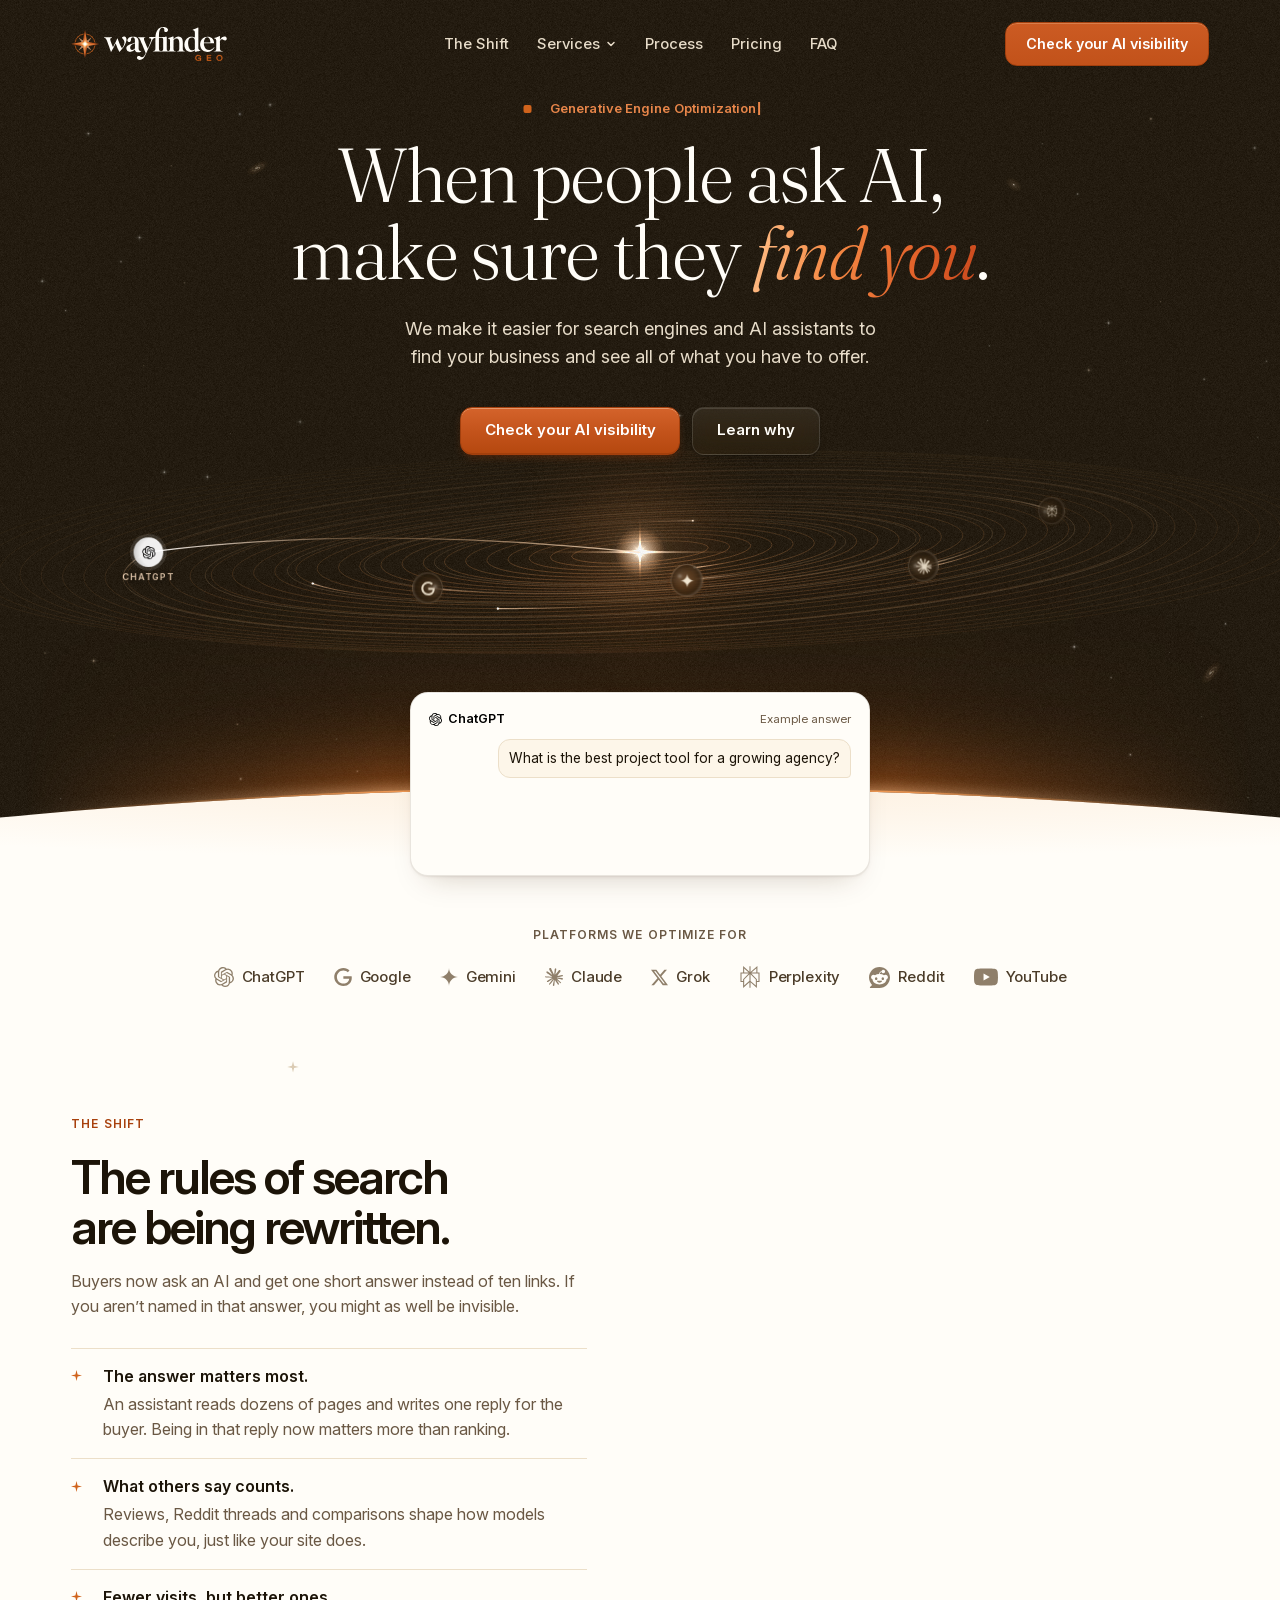
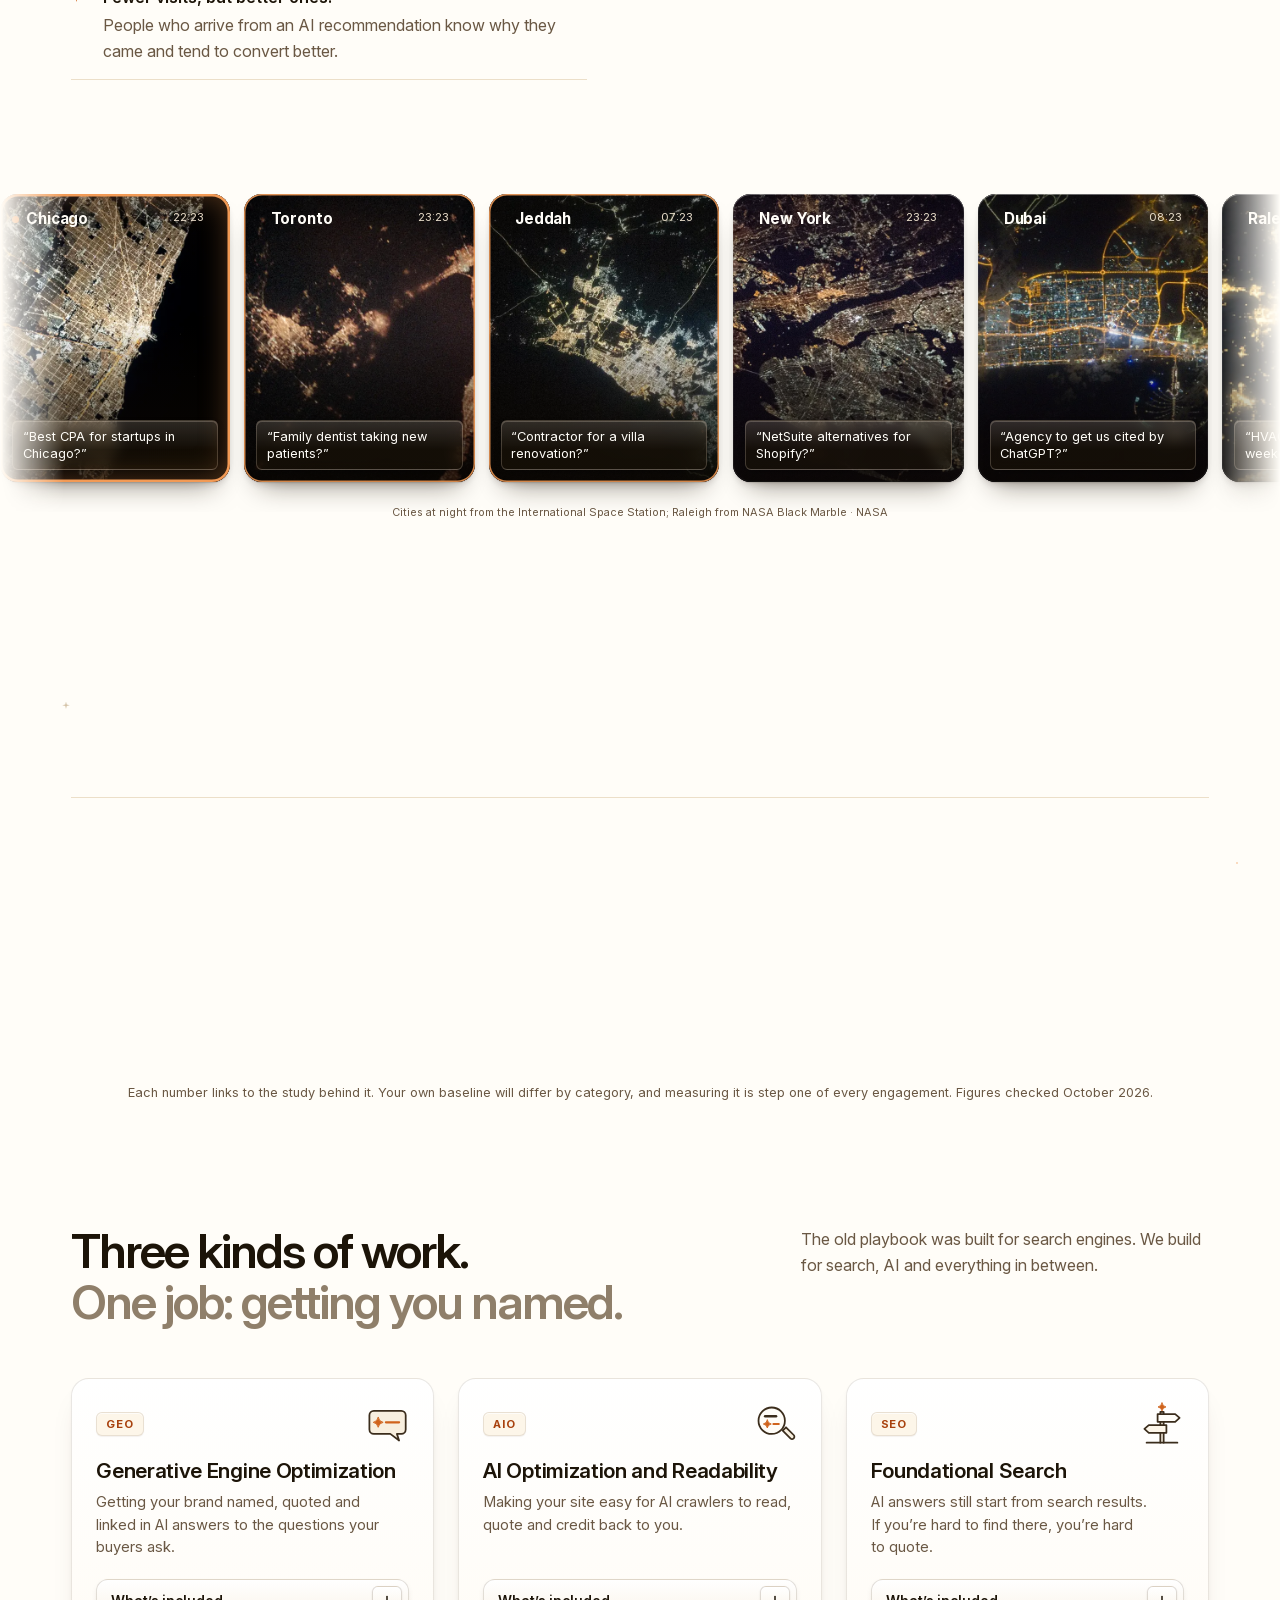
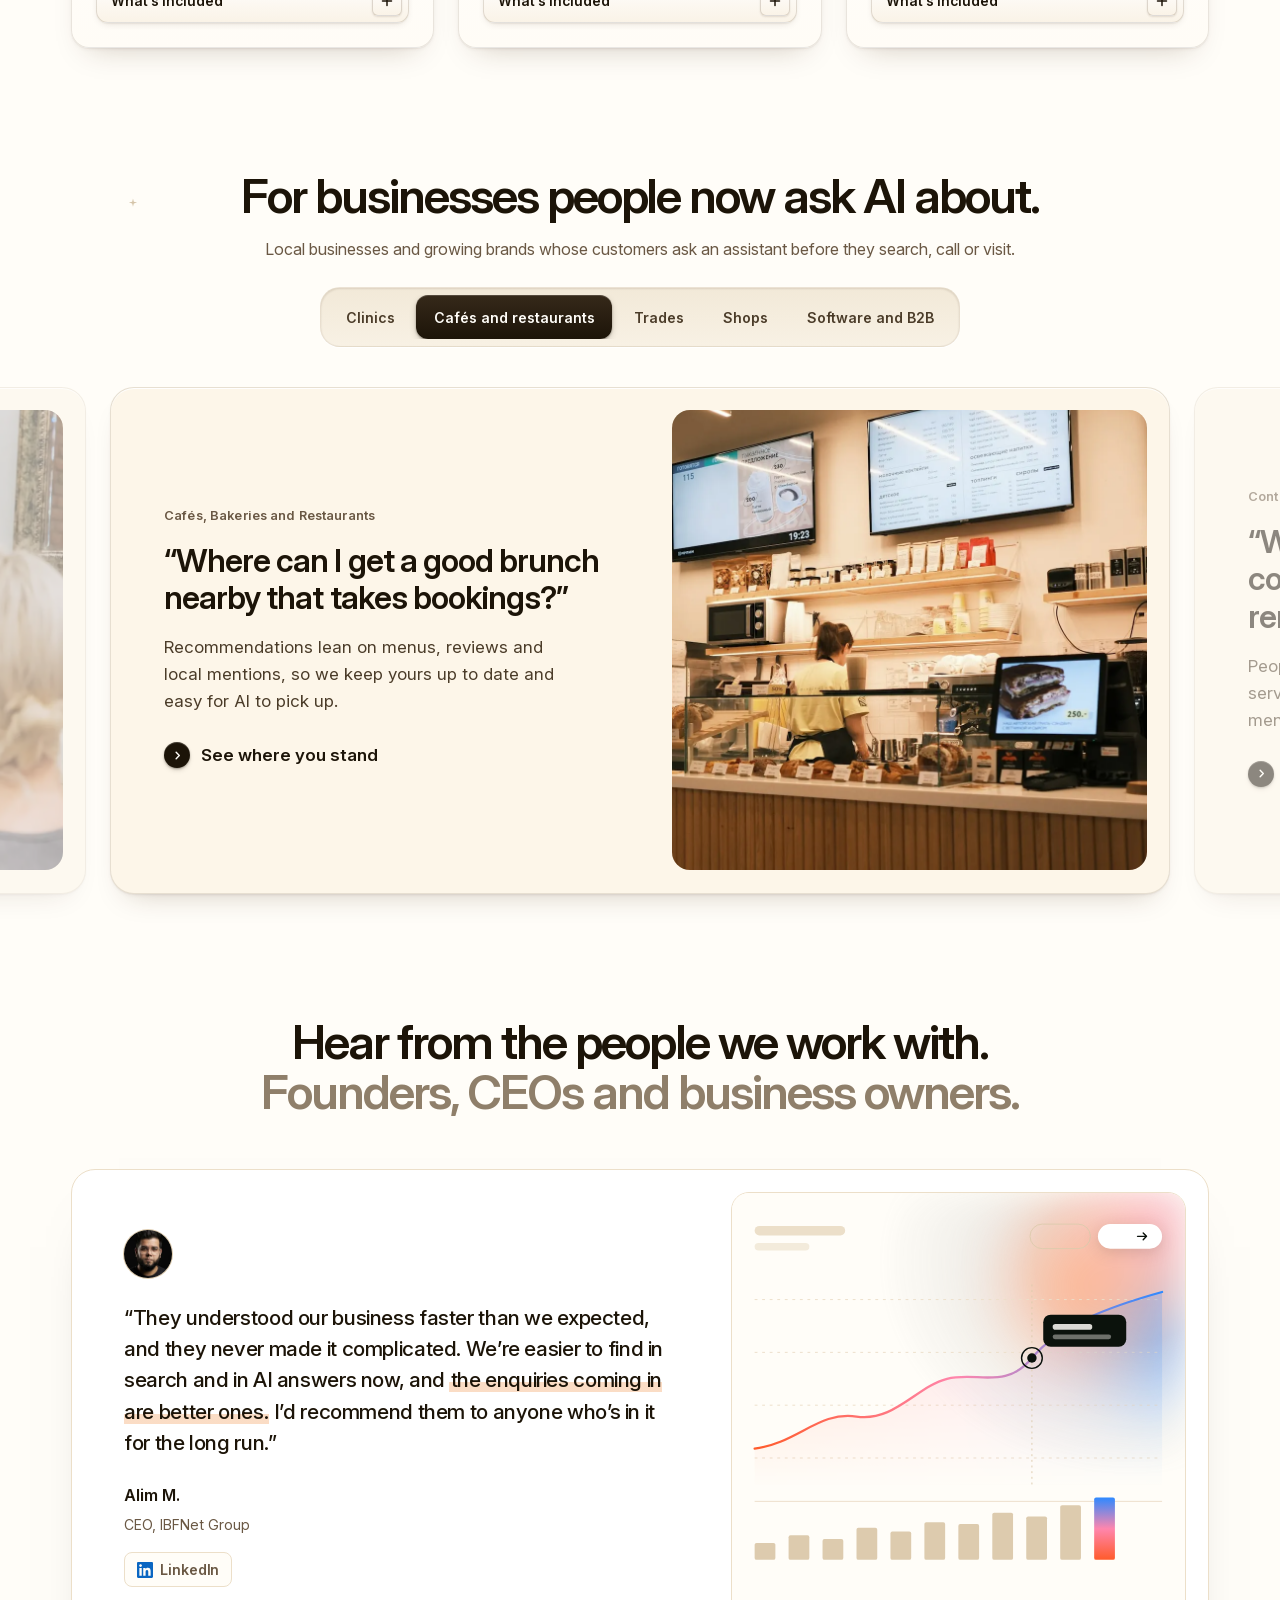
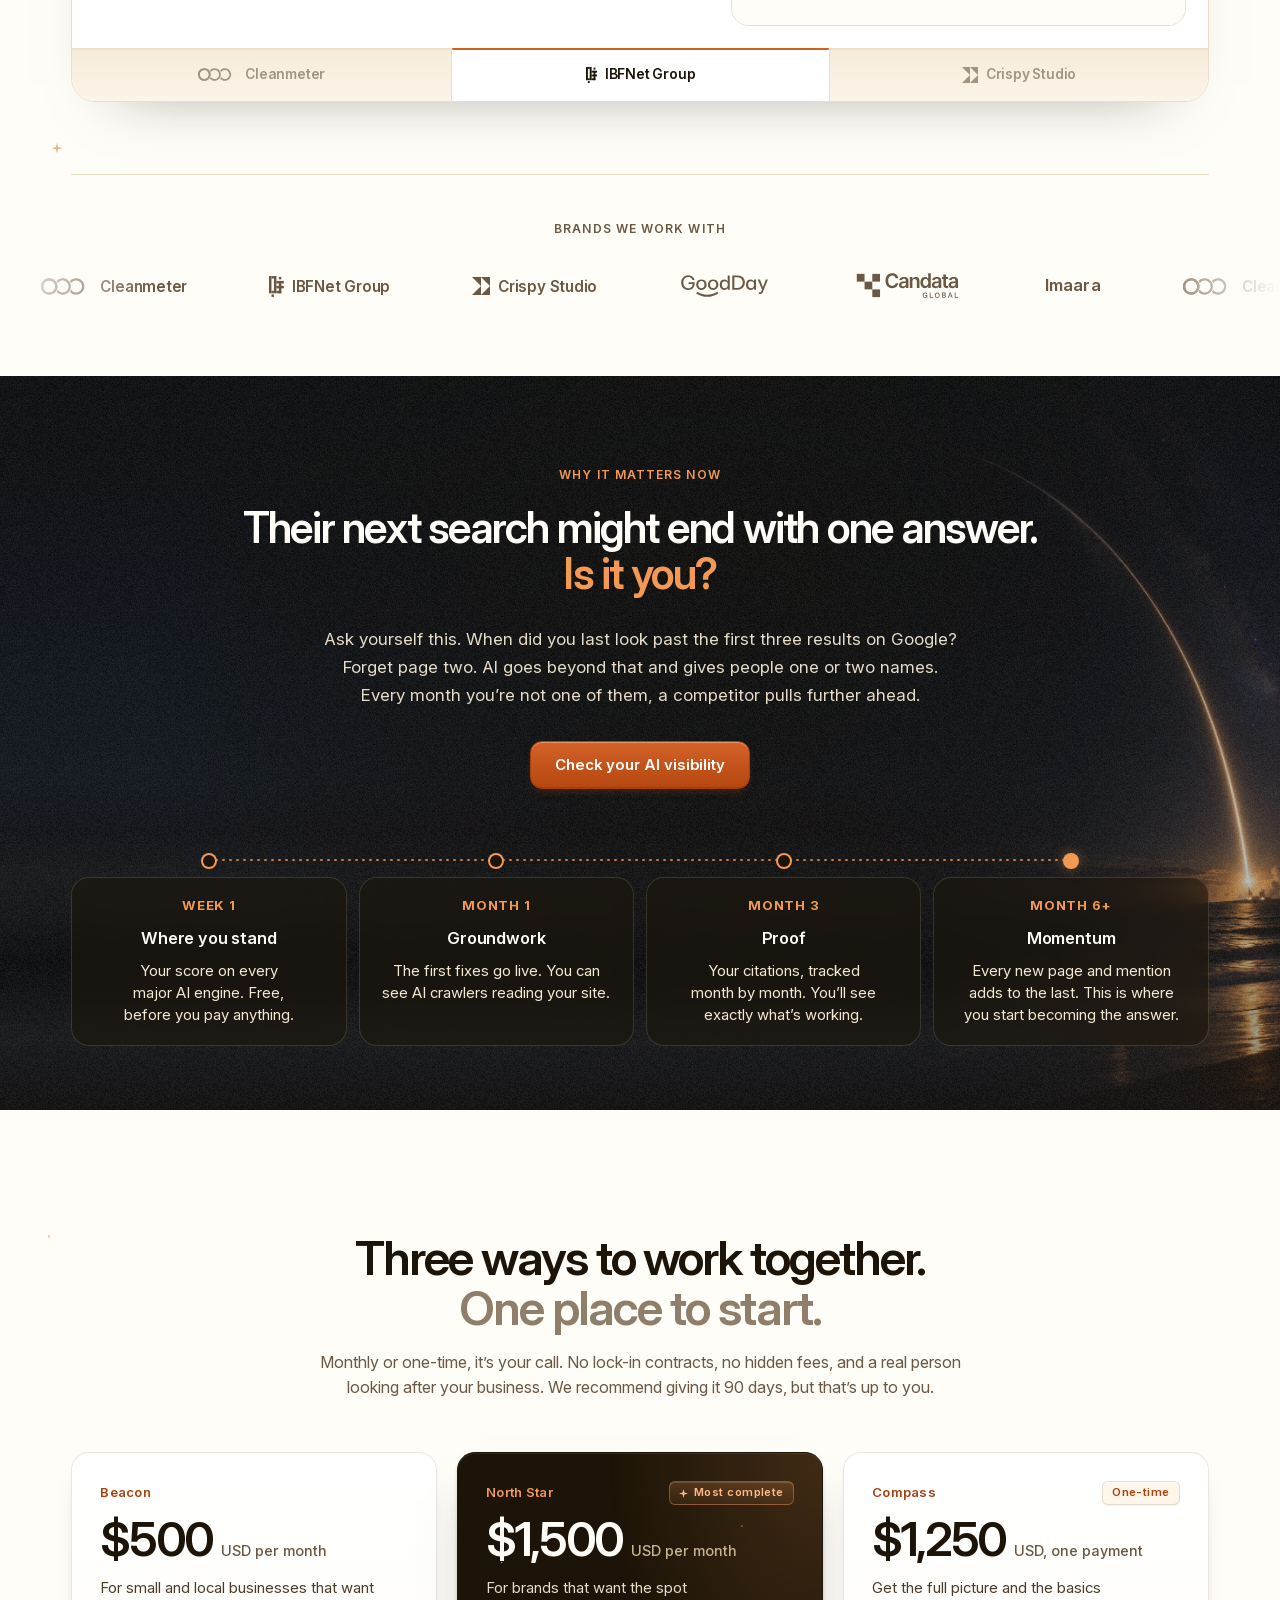
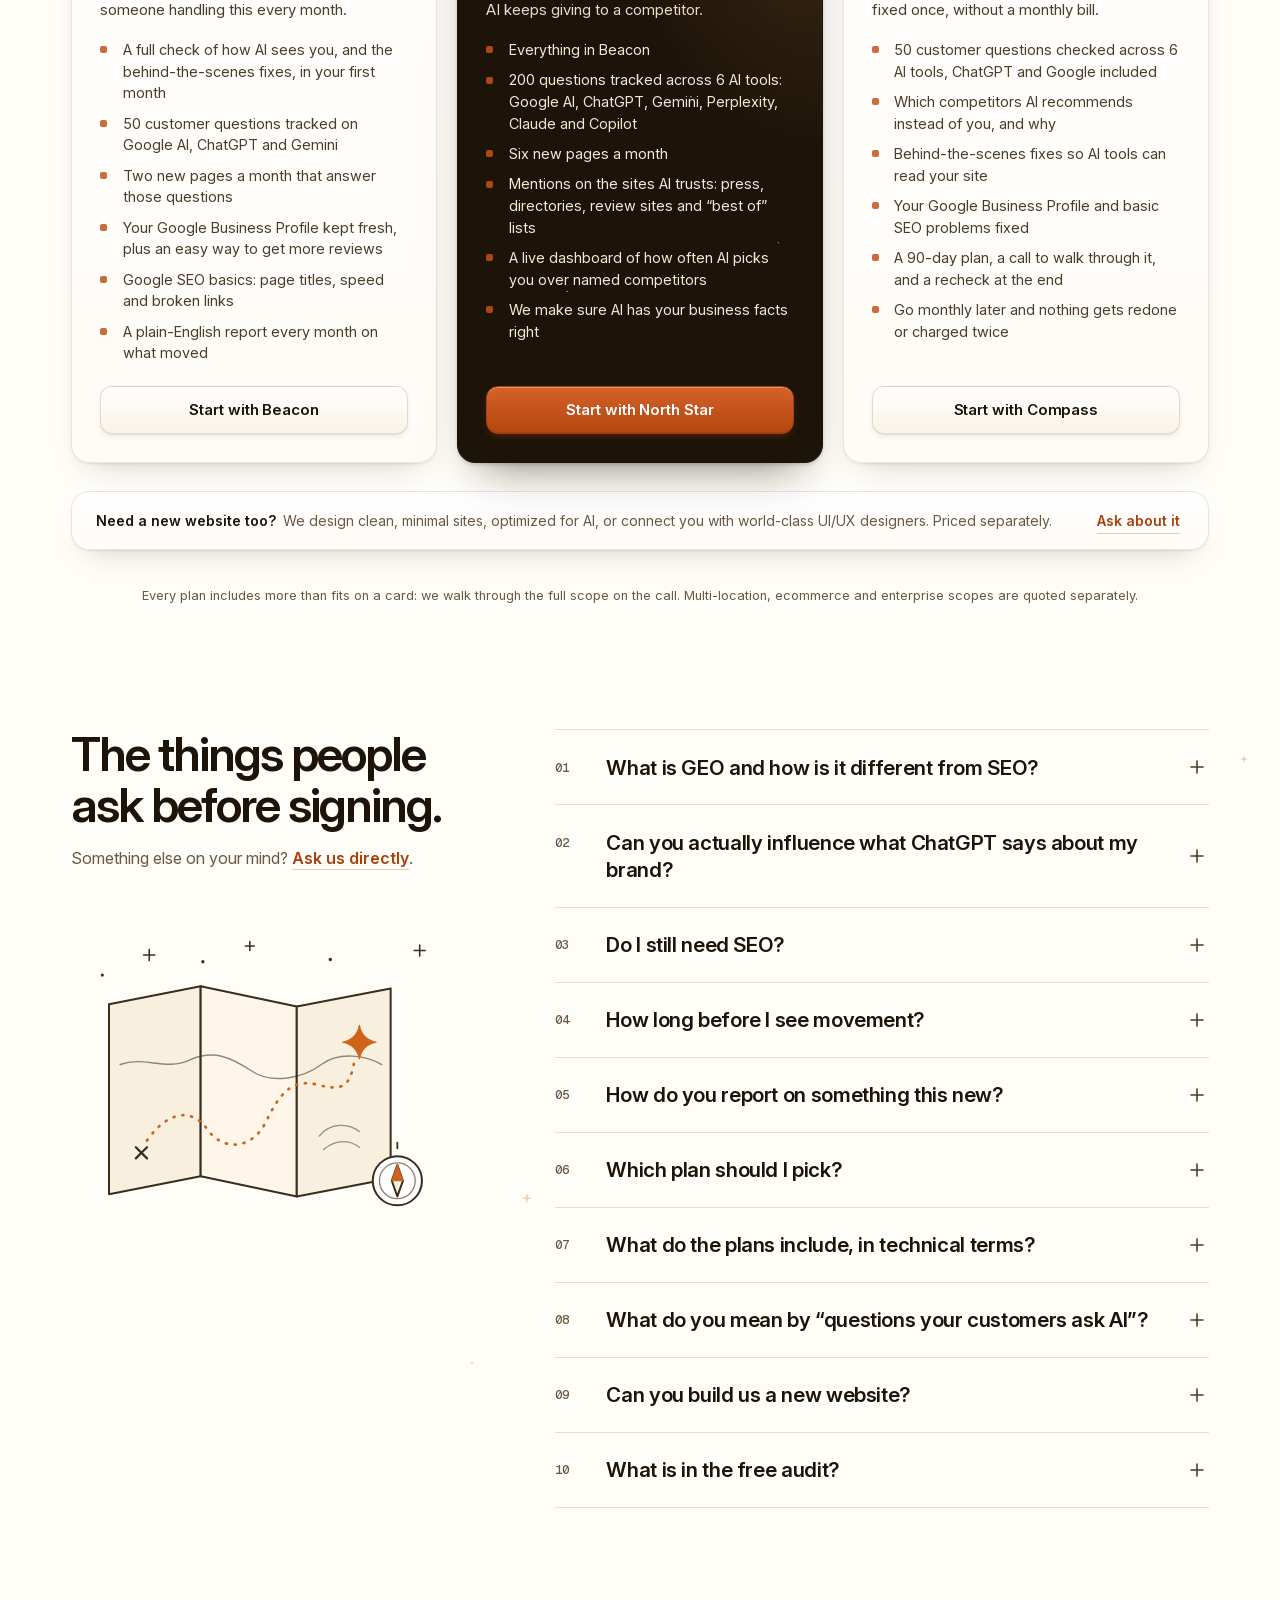
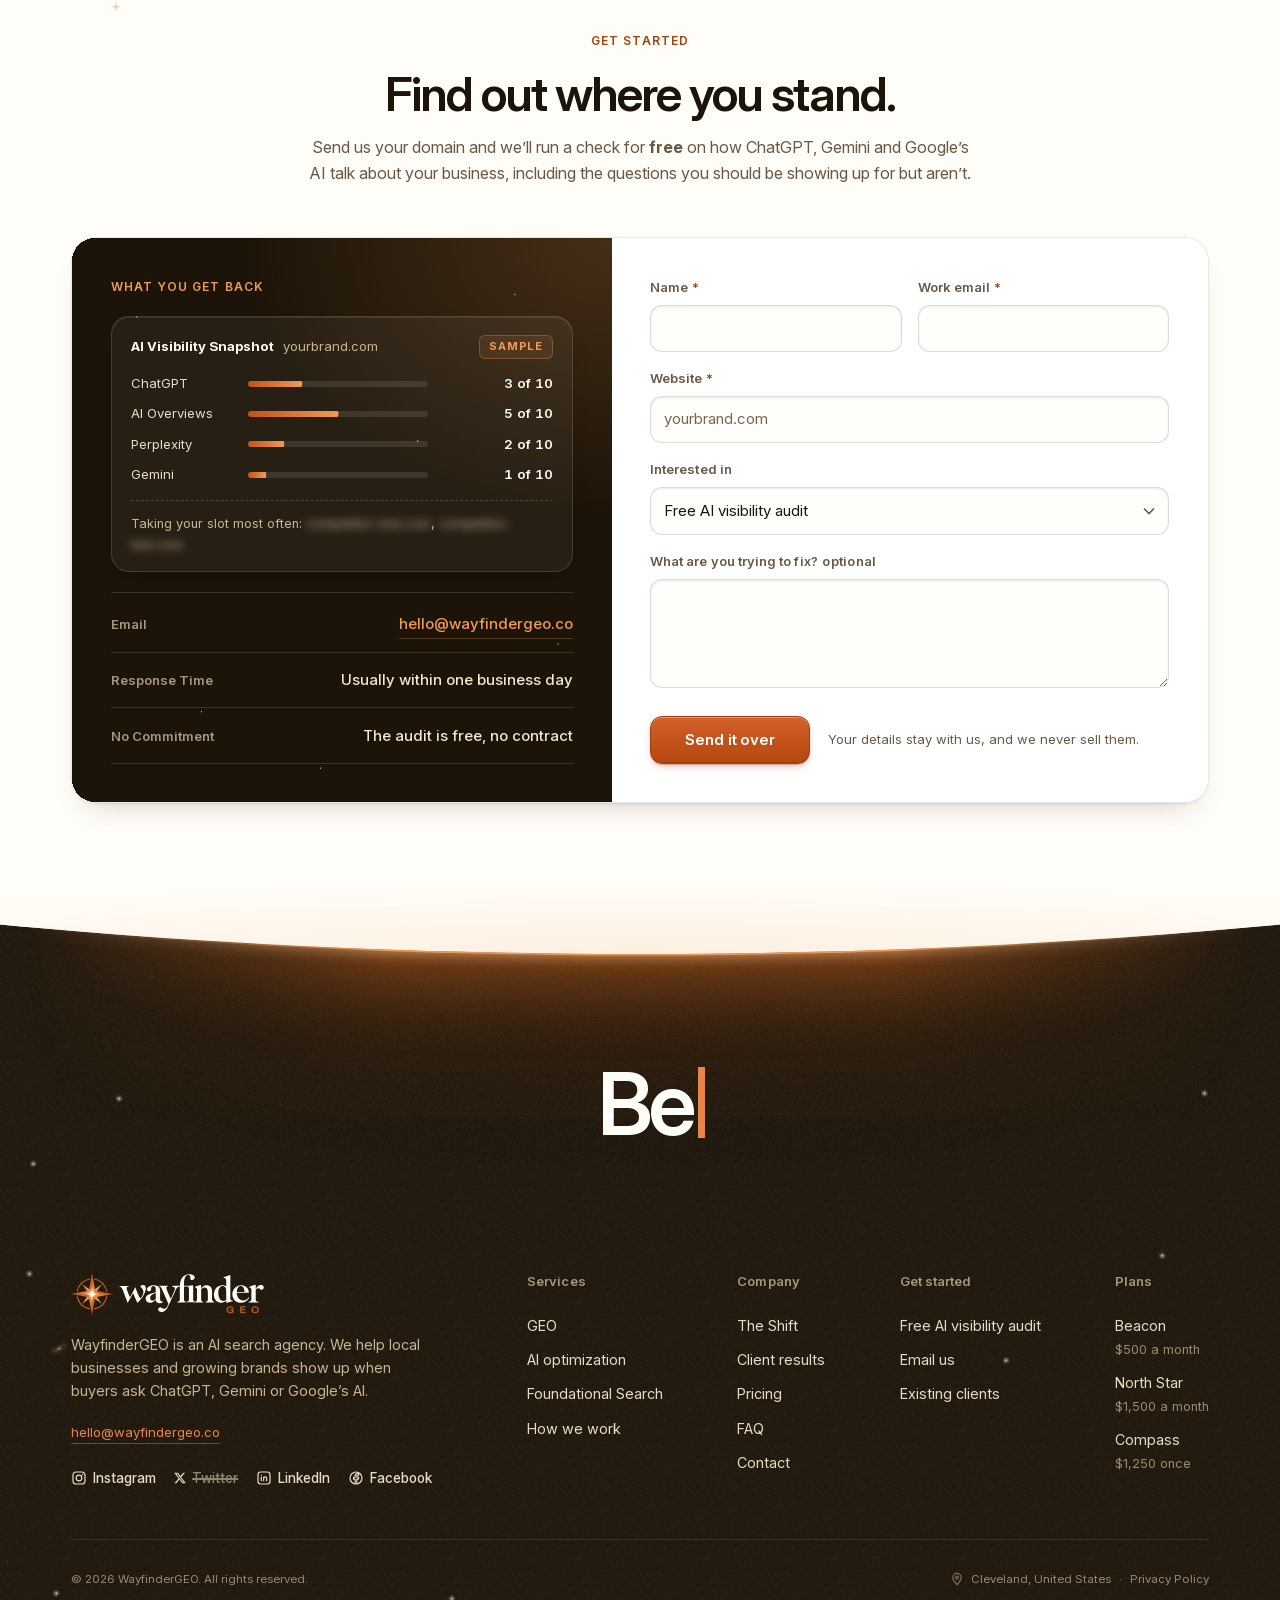
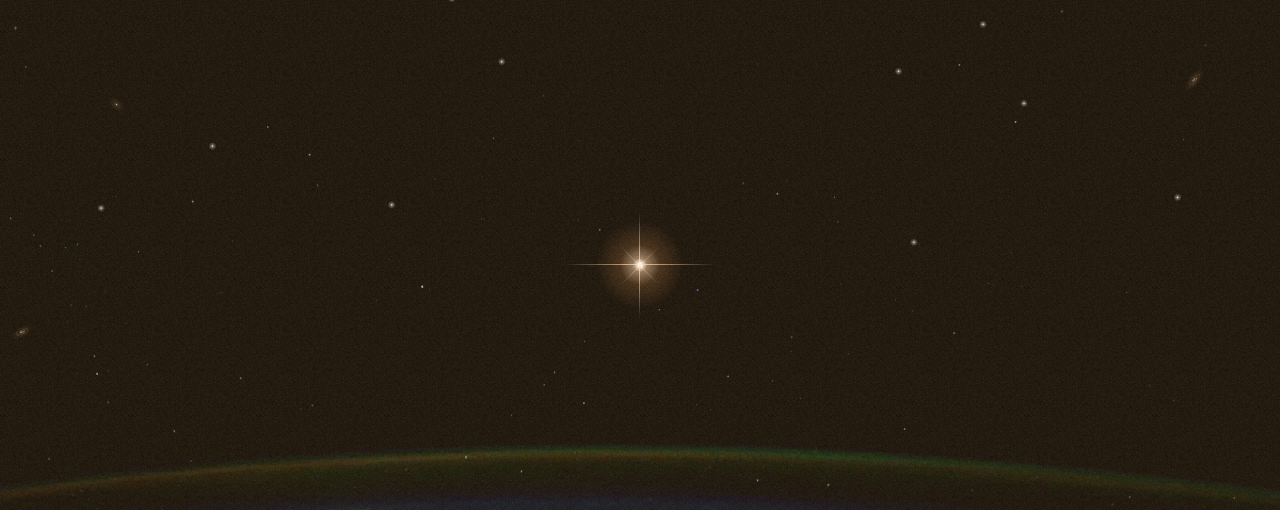
<file: index.html>
<!DOCTYPE html>
<html lang="en" data-hv="b" data-curve="bowl">
<head>
<meta charset="utf-8">
<meta name="viewport" content="width=device-width, initial-scale=1">
<title>WayfinderGEO: AI search visibility, GEO and AIO for modern brands</title>
<meta name="description" content="Your buyers ask a model before they ask you. WayfinderGEO runs Generative Engine Optimization, AI readability and technical SEO as one system, measured in citations rather than rankings.">
<link rel="canonical" href="https://wayfindergeo.co/">

<meta property="og:type" content="website">
<meta property="og:title" content="WayfinderGEO: When people ask AI, make sure they find you.">
<meta property="og:description" content="We make it easier for search engines and AI assistants to find your business and see all of what you have to offer.">
<meta property="og:url" content="https://wayfindergeo.co/">
<meta property="og:image" content="https://wayfindergeo.co/og-image.jpg?v=5">
<meta property="og:image:width" content="1200">
<meta property="og:image:height" content="630">
<meta property="og:image:alt" content="WayfinderGEO: When people ask AI, make sure they find you. Google AI Overviews linked to your brand’s star.">
<meta property="og:site_name" content="WayfinderGEO">
<meta name="twitter:card" content="summary_large_image">
<meta name="twitter:title" content="WayfinderGEO: When people ask AI, make sure they find you.">
<meta name="twitter:description" content="We make it easier for search engines and AI assistants to find your business and see all of what you have to offer.">
<meta name="twitter:image" content="https://wayfindergeo.co/og-image.jpg?v=5">
<meta name="theme-color" content="#fffdf8" media="(prefers-color-scheme: light)">
<meta name="theme-color" content="#fffdf8">

<link rel="icon" href="favicon.ico?v=2" sizes="32x32">
<link rel="icon" href="favicon.svg?v=2" type="image/svg+xml">
<link rel="apple-touch-icon" href="apple-touch-icon.png?v=2">

<link rel="stylesheet" href="styles.css?v=20261019f">
<link rel="stylesheet" href="assets/v2.css?v=20261030q">

<script type="application/ld+json">
{
  "@context": "https://schema.org",
  "@graph": [
    {
      "@type": "WebSite",
      "@id": "https://wayfindergeo.co/#website",
      "url": "https://wayfindergeo.co/",
      "name": "WayfinderGEO",
      "inLanguage": "en",
      "publisher": {
        "@id": "https://wayfindergeo.co/#org"
      }
    },
    {
      "@type": "ProfessionalService",
      "@id": "https://wayfindergeo.co/#org",
      "name": "WayfinderGEO",
      "url": "https://wayfindergeo.co/",
      "email": "hello@wayfindergeo.co",
      "logo": "https://wayfindergeo.co/brand/wayfinder-logo-512.png?v=2",
      "image": "https://wayfindergeo.co/og-image.jpg?v=5",
      "description": "Improve AI search visibility by bringing together SEO, GEO and AIO to get your brand cited, recommended and discovered.",
      "address": {
        "@type": "PostalAddress",
        "addressLocality": "Cleveland",
        "addressRegion": "OH",
        "addressCountry": "US"
      },
      "areaServed": [
        {
          "@type": "City",
          "name": "Cleveland, Ohio"
        },
        {
          "@type": "AdministrativeArea",
          "name": "Cuyahoga County, Ohio"
        },
        {
          "@type": "Country",
          "name": "Canada"
        },
        {
          "@type": "Country",
          "name": "United States"
        }
      ],
      "makesOffer": [
        {
          "@type": "Offer",
          "name": "Beacon",
          "url": "https://wayfindergeo.co/#pricing",
          "priceCurrency": "USD",
          "priceSpecification": {
            "@type": "UnitPriceSpecification",
            "price": 500,
            "priceCurrency": "USD",
            "unitCode": "MON"
          },
          "itemOffered": {
            "@type": "Service",
            "name": "Beacon",
            "description": "For small and local businesses that want someone handling this every month.",
            "provider": {
              "@id": "https://wayfindergeo.co/#org"
            }
          }
        },
        {
          "@type": "Offer",
          "name": "North Star",
          "url": "https://wayfindergeo.co/#pricing",
          "priceCurrency": "USD",
          "priceSpecification": {
            "@type": "UnitPriceSpecification",
            "price": 1500,
            "priceCurrency": "USD",
            "unitCode": "MON"
          },
          "itemOffered": {
            "@type": "Service",
            "name": "North Star",
            "description": "For brands that want the spot AI keeps giving to a competitor.",
            "provider": {
              "@id": "https://wayfindergeo.co/#org"
            }
          }
        },
        {
          "@type": "Offer",
          "name": "Compass",
          "url": "https://wayfindergeo.co/#pricing",
          "price": 1250,
          "priceCurrency": "USD",
          "itemOffered": {
            "@type": "Service",
            "name": "Compass (one-time)",
            "description": "Get the full picture and the basics fixed once, without a monthly bill.",
            "provider": {
              "@id": "https://wayfindergeo.co/#org"
            }
          }
        }
      ],
      "sameAs": [
        "https://www.instagram.com/wayfindergeo/",
        "https://x.com/WayfinderGEO",
        "https://www.linkedin.com/company/wayfinder-geo/",
        "https://www.facebook.com/people/Wayfindergeo/61595604631310/"
      ]
    }
  ]
}
</script>

<script type="application/ld+json">
{
  "@context": "https://schema.org",
  "@type": "FAQPage",
  "mainEntity": [
    {
      "@type": "Question",
      "name": "What is GEO and how is it different from SEO?",
      "acceptedAnswer": {
        "@type": "Answer",
        "text": "SEO gets you onto Google’s list of links. GEO gets your name into the answer when someone asks ChatGPT, Gemini or Google’s AI. The two feed off the same things, because AI tools still read the pages Google has indexed. AI also looks at how clearly your site says who you are, whether other sites back you up, and whether your pages give a clear answer it can quote. We do both, because each one makes the other work better."
      }
    },
    {
      "@type": "Question",
      "name": "Can you actually influence what ChatGPT says about my brand?",
      "acceptedAnswer": {
        "@type": "Answer",
        "text": "Influence, yes. Control, no. Be wary of anyone who promises more. AI tools build their answers from your website, from live searches and from what other sites say about you, so we work on all three. We make your pages the clearest source on what you do, and we get you mentioned on the sites AI already trusts in your field."
      }
    },
    {
      "@type": "Question",
      "name": "Do I still need SEO?",
      "acceptedAnswer": {
        "@type": "Answer",
        "text": "Yes. AI tools still lean on Google’s index. If Google struggles to find or rank your site, AI will struggle to quote it. Basic SEO comes with every plan."
      }
    },
    {
      "@type": "Question",
      "name": "How long before I see movement?",
      "acceptedAnswer": {
        "@type": "Answer",
        "text": "The setup fixes show up within a few weeks, and AI crawlers usually start visiting more in the first month. Getting named in answers takes longer, usually two to four months. It depends on how crowded your field is and how well known you already are. Anyone who gives you an exact date is guessing."
      }
    },
    {
      "@type": "Question",
      "name": "How do you report on something this new?",
      "acceptedAnswer": {
        "@type": "Answer",
        "text": "You get a plain-English write-up of what moved, what didn’t and what we’re changing next. Compass gets one at the end. Beacon and North Star get one every month. North Star also comes with a live dashboard that shows how often AI mentions you, how you compare with named competitors, which questions you’re winning and losing, which sites AI is quoting and when AI bots visit your pages."
      }
    },
    {
      "@type": "Question",
      "name": "Which plan should I pick?",
      "acceptedAnswer": {
        "@type": "Answer",
        "text": "Beacon if you want someone looking after this every month. North Star if a competitor already gets recommended and you want that spot. Compass if you’d rather have the basics fixed once and a plan to follow yourself. Not sure? Compass is the easiest way to start, and none of it is wasted if you switch to a monthly plan later.\n\nSeveral locations, an online store or a large company? We’ll quote you separately on the call. And if we’re not the right fit, we’ll tell you."
      }
    },
    {
      "@type": "Question",
      "name": "What do the plans include, in technical terms?",
      "acceptedAnswer": {
        "@type": "Answer",
        "text": "Compass: an AI visibility audit, a competitor citation gap report, schema markup, llms.txt, AI crawler access and a Google Business Profile audit. Beacon: all of that, plus Google Business Profile management, review requests, technical SEO and monthly prompt tracking. North Star: everything in Beacon, plus share of voice tracking, digital PR, entity work and AI crawler monitoring."
      }
    },
    {
      "@type": "Question",
      "name": "What do you mean by “questions your customers ask AI”?",
      "acceptedAnswer": {
        "@type": "Answer",
        "text": "The things people type into ChatGPT or Google when they want what you sell, like “best Thai food in Cleveland Heights” or “who fixes BMWs near me.” We pick the ones that matter most to your business and check regularly whether AI mentions you. In the industry these are called prompts."
      }
    },
    {
      "@type": "Question",
      "name": "Can you build us a new website?",
      "acceptedAnswer": {
        "@type": "Answer",
        "text": "Yes. We design clean, minimal, beautiful sites of one to four pages. They load fast, read well on a phone, and come with the AI and Google setup already done, so you start ahead. Each one is its own project with its own price.\n\nFor bigger builds, like a complex site, a dashboard or an insane level of detail, we pair you up with the world-class UI/UX designers at Crispy Studio. Ask us on the call, or pick “A new website” in the form."
      }
    },
    {
      "@type": "Question",
      "name": "What is in the free audit?",
      "acceptedAnswer": {
        "@type": "Answer",
        "text": "We check what ChatGPT, Gemini and Google’s AI say about your business and who they recommend instead of you, then send it to you. It’s free, it’s yours to keep, and there’s no contract."
      }
    }
  ]
}
</script>
<script>document.documentElement.classList.add("wf-js");(function(){var d=document.documentElement.dataset,D={size:"floor",trail:"1",line:"1",mw:"a",gx:"arch"};for(var k in D)d[k]=D[k];})()</script><link rel="stylesheet" href="assets/hero-remake.css?v=20261030c"></head><body id="top">
<svg width="0" height="0" style="position:absolute" aria-hidden="true" focusable="false"><defs><linearGradient id="wf-gem" x1="0" y1="0" x2="1" y2="1"><stop offset="0" stop-color="#4796E3"/><stop offset=".55" stop-color="#9177C7"/><stop offset="1" stop-color="#CA6673"/></linearGradient></defs></svg>
<header class="wn on-dark" id="wn">
  <div class="wn-blur" aria-hidden="true"></div>
  <nav class="wn-bar" aria-label="Primary">
    <a class="wn-logo" href="#top" aria-label="WayfinderGEO home">
      <img class="mk" src="assets/img/mark.svg?v=3" width="28" height="28" alt="">
      <span class="wn-word"><img class="std" src="assets/img/wm-word.svg?v=2" alt=""><img class="rev" src="assets/img/wm-word-rev.svg?v=2" alt=""></span>
    </a>
    <div class="wn-links"><span class="wn-hl" aria-hidden="true"></span>
      <a href="#shift">The Shift</a>
      <button class="wn-drop" type="button" aria-expanded="false" aria-controls="wn-mega">Services <svg viewBox="0 0 12 12" fill="none" aria-hidden="true"><path d="M3 4.5 6 7.5 9 4.5" stroke="currentColor" stroke-width="1.5" stroke-linecap="round" stroke-linejoin="round"/></svg></button>
      <a href="#process">Process</a><a href="#pricing">Pricing</a><a href="#faq">FAQ</a>
    </div>
    <div class="wn-cta">
      <a class="wn-solid" href="#contact"><span class="l-long">Check your AI visibility</span><span class="l-short">Check AI visibility</span></a>
      <button class="wn-menu" type="button" aria-expanded="false" aria-controls="wn-sheet" aria-label="Menu"><i></i><i></i></button>
    </div>
  </nav>
  <div class="wn-mega" id="wn-mega" role="region" aria-label="Services">
    <div>
      <a class="mg-item" href="#services" data-open="geo"><span class="mg-ic"><svg viewBox="0 0 24 24" fill="none" aria-hidden="true"><path d="M4 6.5A2.5 2.5 0 0 1 6.5 4h11A2.5 2.5 0 0 1 20 6.5v7a2.5 2.5 0 0 1-2.5 2.5H11l-4.2 3.6V16h-.3A2.5 2.5 0 0 1 4 13.5z" stroke="#C2521A" stroke-width="1.6" stroke-linejoin="round"/><path d="m12 6.6.85 2.45 2.45.85-2.45.85L12 13.2l-.85-2.45-2.45-.85 2.45-.85z" fill="#E07A3A"/></svg></span><span class="mg-tx"><b>Generative Engine Optimization</b><span>Get your brand named and linked inside AI answers.</span></span></a>
      <a class="mg-item" href="#services" data-open="aio"><span class="mg-ic"><svg viewBox="0 0 24 24" fill="none" aria-hidden="true"><rect x="5" y="3.5" width="14" height="17" rx="2.5" stroke="#C2521A" stroke-width="1.6"/><path d="M8.5 8.5h7M8.5 12h7M8.5 15.5h4" stroke="#E07A3A" stroke-width="1.6" stroke-linecap="round"/></svg></span><span class="mg-tx"><b>AI Optimization and Readability</b><span>Make your site easy for models to read, trust and quote.</span></span></a>
      <a class="mg-item" href="#services" data-open="seo"><span class="mg-ic"><svg viewBox="0 0 24 24" fill="none" aria-hidden="true"><circle cx="10.5" cy="10.5" r="6.5" stroke="#C2521A" stroke-width="1.6"/><path d="m15.4 15.4 4.6 4.6" stroke="#C2521A" stroke-width="1.8" stroke-linecap="round"/><path d="m7.6 12.2 2-2 1.5 1.3 2.3-2.7" stroke="#E07A3A" stroke-width="1.5" stroke-linecap="round" stroke-linejoin="round"/></svg></span><span class="mg-tx"><b>Foundational Search</b><span>The groundwork every AI answer still leans on.</span></span></a>
    </div>
    <a class="mg-feature" href="#contact"><span><small>Free</small><b>AI visibility audit</b>
      <p>Which models mention you, which prompts you’re missing, and who takes the slot instead.</p>
      <span class="mg-mini">“For agencies your size, <span class="you">your brand</span> comes up most often…”</span></span>
      <span class="mg-go">Check your AI visibility →</span></a>
  </div>
  <div class="wn-sheet" id="wn-sheet" hidden>
    <nav class="ms-list" aria-label="Menu">
      <a class="ms-row" href="#shift"><span>The Shift</span><svg class="ms-ar" viewBox="0 0 16 16" aria-hidden="true"><path d="M3 8h9M8.5 4.5 12 8l-3.5 3.5"/></svg></a>
      <div class="ms-acc"><button class="ms-row" type="button" aria-expanded="false" aria-controls="ms-svc"><span>Services</span><svg class="ms-chev" viewBox="0 0 16 16" aria-hidden="true"><path d="M4 6l4 4 4-4"/></svg></button>
        <div class="ms-sub" id="ms-svc" hidden><a href="#services" data-open="geo"><span class="mg-ic"><svg viewBox="0 0 24 24" fill="none" aria-hidden="true"><path d="M4 6.5A2.5 2.5 0 0 1 6.5 4h11A2.5 2.5 0 0 1 20 6.5v7a2.5 2.5 0 0 1-2.5 2.5H11l-4.2 3.6V16h-.3A2.5 2.5 0 0 1 4 13.5z" stroke="#C2521A" stroke-width="1.6" stroke-linejoin="round"/><path d="m12 6.6.85 2.45 2.45.85-2.45.85L12 13.2l-.85-2.45-2.45-.85 2.45-.85z" fill="#E07A3A"/></svg></span><span class="mg-tx"><b>Generative Engine Optimization</b><span>Get your brand named and linked inside AI answers.</span></span></a><a href="#services" data-open="aio"><span class="mg-ic"><svg viewBox="0 0 24 24" fill="none" aria-hidden="true"><rect x="5" y="3.5" width="14" height="17" rx="2.5" stroke="#C2521A" stroke-width="1.6"/><path d="M8.5 8.5h7M8.5 12h7M8.5 15.5h4" stroke="#E07A3A" stroke-width="1.6" stroke-linecap="round"/></svg></span><span class="mg-tx"><b>AI Optimization and Readability</b><span>Make your site easy for models to read, trust and quote.</span></span></a><a href="#services" data-open="seo"><span class="mg-ic"><svg viewBox="0 0 24 24" fill="none" aria-hidden="true"><circle cx="10.5" cy="10.5" r="6.5" stroke="#C2521A" stroke-width="1.6"/><path d="m15.4 15.4 4.6 4.6" stroke="#C2521A" stroke-width="1.8" stroke-linecap="round"/><path d="m7.6 12.2 2-2 1.5 1.3 2.3-2.7" stroke="#E07A3A" stroke-width="1.5" stroke-linecap="round" stroke-linejoin="round"/></svg></span><span class="mg-tx"><b>Foundational Search</b><span>The groundwork every AI answer still leans on.</span></span></a></div></div>
      <a class="ms-row" href="#process"><span>Process</span><svg class="ms-ar" viewBox="0 0 16 16" aria-hidden="true"><path d="M3 8h9M8.5 4.5 12 8l-3.5 3.5"/></svg></a>
      <a class="ms-row" href="#pricing"><span>Pricing</span><svg class="ms-ar" viewBox="0 0 16 16" aria-hidden="true"><path d="M3 8h9M8.5 4.5 12 8l-3.5 3.5"/></svg></a>
      <a class="ms-row" href="#faq"><span>FAQ</span><svg class="ms-ar" viewBox="0 0 16 16" aria-hidden="true"><path d="M3 8h9M8.5 4.5 12 8l-3.5 3.5"/></svg></a>
    </nav>
    <div class="ms-foot">
      <p class="ms-note">Usually replies within one business day</p>
      <div class="ms-btns"><a class="ms-ghost" href="mailto:hello@wayfindergeo.co">Email us</a><a class="ms-solid" href="#contact">Check your AI visibility <svg class="ms-ar" viewBox="0 0 16 16" aria-hidden="true"><path d="M3 8h9M8.5 4.5 12 8l-3.5 3.5"/></svg></a></div>
    </div>
  </div>
</header>
<main id="main">
<section class="hx o5 horizon">
  <div class="sky" aria-hidden="true"><canvas id="orbits" data-theme="dark"></canvas><div class="grain-wrap"><div class="grain"></div></div></div>
  <div class="earth" aria-hidden="true"></div><div class="rim-wrap" aria-hidden="true"><div class="rim"></div></div>
  <div class="hx-copy">
    <p class="eyebrow eyebrow-center"><span class="chip" aria-hidden="true"></span>Generative Engine Optimization</p>
    <h1 class="hero-title">When people <br class="hb-m">ask AI, <br class="hb-d">make sure <br class="hb-m">they <em>find you</em>.</h1>
    <p class="hero-lead">We make it easier for search engines and AI assistants to find your business and see all of what you have to offer.</p>
    <div class="hero-actions"><a class="btn btn-solid" href="#contact" data-plan="Free AI visibility audit">Check your AI visibility</a><a class="btn btn-ghost" href="#shift">Learn why</a></div>
  </div>
  <div class="hx-stage" id="stage">
      <svg class="hx-lines" id="lines" aria-hidden="true"></svg>
      <div class="hx-focus" id="focus" aria-hidden="true"><img src="assets/img/star.svg?v=3" alt=""><span class="wfb">Your brand</span></div>
    </div>
    <div class="hx-cardwrap" data-nosnippet><div class="card" id="card" aria-hidden="true"><div class="c-top"><span class="c-eng"></span><span>Example answer</span></div><p class="c-q"></p><p class="c-a"></p></div></div>
  <div class="hx-plat"><p class="platforms-label" id="platforms-label">Platforms we optimize for</p>
    <ul class="platform-logos" aria-labelledby="platforms-label">
        <li data-logo="openai"><a href="https://chatgpt.com" target="_blank" rel="noopener noreferrer"><svg aria-hidden="true" focusable="false" viewBox="0 0 24 24"><path d="M22.2819 9.8211a5.9847 5.9847 0 0 0-.5157-4.9108 6.0462 6.0462 0 0 0-6.5098-2.9A6.0651 6.0651 0 0 0 4.9807 4.1818a5.9847 5.9847 0 0 0-3.9977 2.9 6.0462 6.0462 0 0 0 .7427 7.0966 5.98 5.98 0 0 0 .511 4.9107 6.051 6.051 0 0 0 6.5146 2.9001A5.9847 5.9847 0 0 0 13.2599 24a6.0557 6.0557 0 0 0 5.7718-4.2058 5.9894 5.9894 0 0 0 3.9977-2.9001 6.0557 6.0557 0 0 0-.7475-7.0729zm-9.022 12.6081a4.4755 4.4755 0 0 1-2.8764-1.0408l.1419-.0804 4.7783-2.7582a.7948.7948 0 0 0 .3927-.6813v-6.7369l2.02 1.1686a.071.071 0 0 1 .038.052v5.5826a4.504 4.504 0 0 1-4.4945 4.4944zm-9.6607-4.1254a4.4708 4.4708 0 0 1-.5346-3.0137l.142.0852 4.783 2.7582a.7712.7712 0 0 0 .7806 0l5.8428-3.3685v2.3324a.0804.0804 0 0 1-.0332.0615L9.74 19.9502a4.4992 4.4992 0 0 1-6.1408-1.6464zM2.3408 7.8956a4.485 4.485 0 0 1 2.3655-1.9728V11.6a.7664.7664 0 0 0 .3879.6765l5.8144 3.3543-2.0201 1.1685a.0757.0757 0 0 1-.071 0l-4.8303-2.7865A4.504 4.504 0 0 1 2.3408 7.872zm16.5963 3.8558L13.1038 8.364 15.1192 7.2a.0757.0757 0 0 1 .071 0l4.8303 2.7913a4.4944 4.4944 0 0 1-.6765 8.1042v-5.6772a.79.79 0 0 0-.407-.667zm2.0107-3.0231l-.142-.0852-4.7735-2.7818a.7759.7759 0 0 0-.7854 0L9.409 9.2297V6.8974a.0662.0662 0 0 1 .0284-.0615l4.8303-2.7866a4.4992 4.4992 0 0 1 6.6802 4.66zM8.3065 12.863l-2.02-1.1638a.0804.0804 0 0 1-.038-.0567V6.0742a4.4992 4.4992 0 0 1 7.3757-3.4537l-.142.0805L8.704 5.459a.7948.7948 0 0 0-.3927.6813zm1.0976-2.3654l2.602-1.4998 2.6069 1.4998v2.9994l-2.5974 1.4997-2.6067-1.4997Z"/></svg><span>ChatGPT</span></a></li>
        <li data-logo="google"><a href="https://www.google.com" target="_blank" rel="noopener noreferrer"><svg aria-hidden="true" focusable="false" viewBox="0 0 24 24"><path d="M12.48 10.92v3.28h7.84c-.24 1.84-.853 3.187-1.787 4.133-1.147 1.147-2.933 2.4-6.053 2.4-4.827 0-8.6-3.893-8.6-8.72s3.773-8.72 8.6-8.72c2.6 0 4.507 1.027 5.907 2.347l2.307-2.307C18.747 1.44 16.133 0 12.48 0 5.867 0 .307 5.387.307 12s5.56 12 12.173 12c3.573 0 6.267-1.173 8.373-3.36 2.16-2.16 2.84-5.213 2.84-7.667 0-.76-.053-1.467-.173-2.053H12.48z"/></svg><span class="g-new pl-col" aria-hidden="true"></span><span>Google</span></a></li>
        <li data-logo="gemini"><a href="https://gemini.google.com" target="_blank" rel="noopener noreferrer"><svg aria-hidden="true" focusable="false" viewBox="0 0 24 24"><path d="M11.04 19.32Q12 21.51 12 24q0-2.49.93-4.68.96-2.19 2.58-3.81t3.81-2.55Q21.51 12 24 12q-2.49 0-4.68-.93a12.3 12.3 0 0 1-3.81-2.58 12.3 12.3 0 0 1-2.58-3.81Q12 2.49 12 0q0 2.49-.96 4.68-.93 2.19-2.55 3.81a12.3 12.3 0 0 1-3.81 2.58Q2.49 12 0 12q2.49 0 4.68.96 2.19.93 3.81 2.55t2.55 3.81"/></svg><span class="gem-new pl-col" aria-hidden="true"></span><span>Gemini</span></a></li>
        <li data-logo="claude"><a href="https://claude.ai" target="_blank" rel="noopener noreferrer"><svg aria-hidden="true" focusable="false" viewBox="0 0 24 24"><path d="m4.7144 15.9555 4.7174-2.6471.079-.2307-.079-.1275h-.2307l-.7893-.0486-2.6956-.0729-2.3375-.0971-2.2646-.1214-.5707-.1215-.5343-.7042.0546-.3522.4797-.3218.686.0608 1.5179.1032 2.2767.1578 1.6514.0972 2.4468.255h.3886l.0546-.1579-.1336-.0971-.1032-.0972L6.973 9.8356l-2.55-1.6879-1.3356-.9714-.7225-.4918-.3643-.4614-.1578-1.0078.6557-.7225.8803.0607.2246.0607.8925.686 1.9064 1.4754 2.4893 1.8336.3643.3035.1457-.1032.0182-.0728-.164-.2733-1.3539-2.4467-1.445-2.4893-.6435-1.032-.17-.6194c-.0607-.255-.1032-.4674-.1032-.7285L6.287.1335 6.6997 0l.9957.1336.419.3642.6192 1.4147 1.0018 2.2282 1.5543 3.0296.4553.8985.2429.8318.091.255h.1579v-.1457l.1275-1.706.2368-2.0947.2307-2.6957.0789-.7589.3764-.9107.7468-.4918.5828.2793.4797.686-.0668.4433-.2853 1.8517-.5586 2.9021-.3643 1.9429h.2125l.2429-.2429.9835-1.3053 1.6514-2.0643.7286-.8196.85-.9046.5464-.4311h1.0321l.759 1.1293-.34 1.1657-1.0625 1.3478-.8804 1.1414-1.2628 1.7-.7893 1.36.0729.1093.1882-.0183 2.8535-.607 1.5421-.2794 1.8396-.3157.8318.3886.091.3946-.3278.8075-1.967.4857-2.3072.4614-3.4364.8136-.0425.0304.0486.0607 1.5482.1457.6618.0364h1.621l3.0175.2247.7892.522.4736.6376-.079.4857-1.2142.6193-1.6393-.3886-3.825-.9107-1.3113-.3279h-.1822v.1093l1.0929 1.0686 2.0035 1.8092 2.5075 2.3314.1275.5768-.3218.4554-.34-.0486-2.2039-1.6575-.85-.7468-1.9246-1.621h-.1275v.17l.4432.6496 2.3436 3.5214.1214 1.0807-.17.3521-.6071.2125-.6679-.1214-1.3721-1.9246L14.38 17.959l-1.1414-1.9428-.1397.079-.674 7.2552-.3156.3703-.7286.2793-.6071-.4614-.3218-.7468.3218-1.4753.3886-1.9246.3157-1.53.2853-1.9004.17-.6314-.0121-.0425-.1397.0182-1.4328 1.9672-2.1796 2.9446-1.7243 1.8456-.4128.164-.7164-.3704.0667-.6618.4008-.5889 2.386-3.0357 1.4389-1.882.929-1.0868-.0062-.1579h-.0546l-6.3385 4.1164-1.1293.1457-.4857-.4554.0608-.7467.2307-.2429 1.9064-1.3114Z"/></svg><span>Claude</span></a></li>
        <li data-logo="grok"><a href="https://grok.com" target="_blank" rel="noopener noreferrer"><svg aria-hidden="true" focusable="false" viewBox="0 0 24 24"><path d="M18.901 1.153h3.68l-8.04 9.19L24 22.846h-7.406l-5.8-7.584-6.638 7.584H.474l8.6-9.83L0 1.154h7.594l5.243 6.932ZM17.61 20.644h2.039L6.486 3.24H4.298Z"/></svg><span>Grok</span></a></li>
        <li data-logo="perplexity"><a href="https://www.perplexity.ai" target="_blank" rel="noopener noreferrer"><svg aria-hidden="true" focusable="false" viewBox="0 0 24 24"><path d="M22.3977 7.0896h-2.3106V.0676l-7.5094 6.3542V.1577h-1.1554v6.1966L4.4904 0v7.0896H1.6023v10.3976h2.8882V24l6.932-6.3591v6.2005h1.1554v-6.0469l6.9318 6.1807v-6.4879h2.8882V7.0896zm-3.4657-4.531v4.531h-5.355l5.355-4.531zm-13.2862.0676 4.8691 4.4634H5.6458V2.6262zM2.7576 16.332V8.245h7.8476l-6.1149 6.1147v1.9723H2.7576zm2.8882 5.0404v-3.8852h.0001v-2.6488l5.7763-5.7764v7.0111l-5.7764 5.2993zm12.7086.0248-5.7766-5.1509V9.0618l5.7766 5.7766v6.5588zm2.8882-5.0652h-1.733v-1.9723L13.3948 8.245h7.8478v8.087z"/></svg><span>Perplexity</span></a></li>
        <li data-logo="reddit"><a href="https://www.reddit.com" target="_blank" rel="noopener noreferrer"><svg aria-hidden="true" focusable="false" viewBox="0 0 24 24"><path d="M12 0C5.373 0 0 5.373 0 12c0 3.314 1.343 6.314 3.515 8.485l-2.286 2.286C.775 23.225 1.097 24 1.738 24H12c6.627 0 12-5.373 12-12S18.627 0 12 0Zm4.388 3.199c1.104 0 1.999.895 1.999 1.999 0 1.105-.895 2-1.999 2-.946 0-1.739-.657-1.947-1.539v.002c-1.147.162-2.032 1.15-2.032 2.341v.007c1.776.067 3.4.567 4.686 1.363.473-.363 1.064-.58 1.707-.58 1.547 0 2.802 1.254 2.802 2.802 0 1.117-.655 2.081-1.601 2.531-.088 3.256-3.637 5.876-7.997 5.876-4.361 0-7.905-2.617-7.998-5.87-.954-.447-1.614-1.415-1.614-2.538 0-1.548 1.255-2.802 2.803-2.802.645 0 1.239.218 1.712.585 1.275-.79 2.881-1.291 4.64-1.365v-.01c0-1.663 1.263-3.034 2.88-3.207.188-.911.993-1.595 1.959-1.595Zm-8.085 8.376c-.784 0-1.459.78-1.506 1.797-.047 1.016.64 1.429 1.426 1.429.786 0 1.371-.369 1.418-1.385.047-1.017-.553-1.841-1.338-1.841Zm7.406 0c-.786 0-1.385.824-1.338 1.841.047 1.017.634 1.385 1.418 1.385.785 0 1.473-.413 1.426-1.429-.046-1.017-.721-1.797-1.506-1.797Zm-3.703 4.013c-.974 0-1.907.048-2.77.135-.147.015-.241.168-.183.305.483 1.154 1.622 1.964 2.953 1.964 1.33 0 2.47-.81 2.953-1.964.057-.137-.037-.29-.184-.305-.863-.087-1.795-.135-2.769-.135Z"/></svg><span>Reddit</span></a></li>
        <li data-logo="youtube"><a href="https://www.youtube.com" target="_blank" rel="noopener noreferrer"><svg aria-hidden="true" focusable="false" viewBox="0 0 24 24"><path d="M23.498 6.186a3.016 3.016 0 0 0-2.122-2.136C19.505 3.545 12 3.545 12 3.545s-7.505 0-9.377.505A3.017 3.017 0 0 0 .502 6.186C0 8.07 0 12 0 12s0 3.93.502 5.814a3.016 3.016 0 0 0 2.122 2.136c1.871.505 9.376.505 9.376.505s7.505 0 9.377-.505a3.015 3.015 0 0 0 2.122-2.136C24 15.93 24 12 24 12s0-3.93-.502-5.814zM9.545 15.568V8.432L15.818 12l-6.273 3.568z"/></svg><span>YouTube</span></a></li>
    </ul></div>
</section>
<div class="page">

  <!-- ============================================ 01 THE SHIFT: a light globe of city lights beside the text, the city reel under it.
       The globe turns from city to city; the reel card for that city lights up, and tapping a reel card turns the globe there. -->
  <section class="sec shift" id="shift">
    <script type="application/json" id="wf-cities">[{"k": "chicago", "n": "Chicago", "tz": "America/Chicago", "lat": 41.88, "lon": -87.63, "key": 1, "q": ["Best CPA for startups in Chicago?", "Who does kitchen remodels near me?"]}, {"k": "toronto", "n": "Toronto", "tz": "America/Toronto", "lat": 43.65, "lon": -79.38, "key": 1, "q": ["Family dentist taking new patients?", "Best bakery for custom cakes?"]}, {"k": "newyork", "n": "New York", "tz": "America/New_York", "lat": 40.71, "lon": -74.01, "key": 0, "q": ["NetSuite alternatives for Shopify?", "Florist with same-day delivery?"]}, {"k": "raleigh", "n": "Raleigh", "tz": "America/New_York", "lat": 35.78, "lon": -78.64, "key": 0, "q": ["HVAC repair open this weekend?", "Brunch spot that takes bookings?"]}, {"k": "cleveland", "n": "Cleveland", "tz": "America/New_York", "lat": 41.5, "lon": -81.69, "key": 0, "q": ["Physical therapy near downtown?", "Reliable roofer with good reviews?"]}, {"k": "jeddah", "n": "Jeddah", "tz": "Asia/Riyadh", "lat": 21.49, "lon": 39.19, "key": 1, "q": ["Contractor for a villa renovation?", "Best interior fit-out company?"]}, {"k": "dubai", "n": "Dubai", "tz": "Asia/Dubai", "lat": 25.2, "lon": 55.27, "key": 0, "q": ["Agency to get us cited by ChatGPT?", "Top-rated clinic in Dubai Marina?"]}, {"k": "hyderabad", "n": "Hyderabad", "tz": "Asia/Kolkata", "lat": 17.39, "lon": 78.49, "key": 0, "q": ["Payroll software for startups?", "Coworking space in Hi-Tech City?"]}]</script>
    <div class="sx sx-orbit">
      <div class="sx-copy">
          <p class="kicker">The shift</p>
          <h2 class="h2">The rules of search are being rewritten.</h2>
          <p class="lead">Buyers now ask an AI and get one short answer instead of ten links. If you aren’t named in that answer, you might as well be invisible.</p>
          <ul class="sx-points">
            <li><span class="sx-n" aria-hidden="true"><svg viewBox="0 0 10 10" focusable="false"><path d="M5 0 6 4 10 5 6 6 5 10 4 6 0 5 4 4Z"/></svg></span><div><b>The answer matters most.</b> An assistant reads dozens of pages and writes one reply for the buyer. Being in that reply now matters more than ranking.</div></li>
            <li><span class="sx-n" aria-hidden="true"><svg viewBox="0 0 10 10" focusable="false"><path d="M5 0 6 4 10 5 6 6 5 10 4 6 0 5 4 4Z"/></svg></span><div><b>What others say counts.</b> Reviews, Reddit threads and comparisons shape how models describe you, just like your site does.</div></li>
            <li><span class="sx-n" aria-hidden="true"><svg viewBox="0 0 10 10" focusable="false"><path d="M5 0 6 4 10 5 6 6 5 10 4 6 0 5 4 4Z"/></svg></span><div><b>Fewer visits, but better ones.</b> People who arrive from an AI recommendation know why they came and tend to convert better.</div></li>
          </ul>
        </div>
      <div class="sx-art">
        <div class="gl-wrap"><canvas class="gl-canvas" aria-hidden="true"></canvas></div>
      </div>
    </div>
    <div class="reel">
      <div class="reel-row"><div class="reel-track"><div class="reel-card key" data-city="chicago" tabindex="0" role="button"><picture><source srcset="assets/img/city-chicago.webp" type="image/webp"><img src="assets/img/city-chicago.jpg" alt="" loading="lazy" width="680" height="680"></picture><span class="rc-cap"><span class="rc-meta"><b>Chicago</b><span class="rc-time" data-tz="America/Chicago"></span></span><span class="rc-q">“Best CPA for startups in Chicago?”</span></span><span class="sr-only">. Show it on the globe</span></div><div class="reel-card key" data-city="toronto" tabindex="0" role="button"><picture><source srcset="assets/img/city-toronto.webp" type="image/webp"><img src="assets/img/city-toronto.jpg" alt="" loading="lazy" width="680" height="680"></picture><span class="rc-cap"><span class="rc-meta"><b>Toronto</b><span class="rc-time" data-tz="America/Toronto"></span></span><span class="rc-q">“Family dentist taking new patients?”</span></span><span class="sr-only">. Show it on the globe</span></div><div class="reel-card key" data-city="jeddah" tabindex="0" role="button"><picture><source srcset="assets/img/city-jeddah.webp" type="image/webp"><img src="assets/img/city-jeddah.jpg" alt="" loading="lazy" width="680" height="680"></picture><span class="rc-cap"><span class="rc-meta"><b>Jeddah</b><span class="rc-time" data-tz="Asia/Riyadh"></span></span><span class="rc-q">“Contractor for a villa renovation?”</span></span><span class="sr-only">. Show it on the globe</span></div><div class="reel-card" data-city="newyork" tabindex="0" role="button"><picture><source srcset="assets/img/city-newyork.webp" type="image/webp"><img src="assets/img/city-newyork.jpg" alt="" loading="lazy" width="680" height="680"></picture><span class="rc-cap"><span class="rc-meta"><b>New York</b><span class="rc-time" data-tz="America/New_York"></span></span><span class="rc-q">“NetSuite alternatives for Shopify?”</span></span><span class="sr-only">. Show it on the globe</span></div><div class="reel-card" data-city="dubai" tabindex="0" role="button"><picture><source srcset="assets/img/city-dubai.webp" type="image/webp"><img src="assets/img/city-dubai.jpg" alt="" loading="lazy" width="680" height="680"></picture><span class="rc-cap"><span class="rc-meta"><b>Dubai</b><span class="rc-time" data-tz="Asia/Dubai"></span></span><span class="rc-q">“Agency to get us cited by ChatGPT?”</span></span><span class="sr-only">. Show it on the globe</span></div><div class="reel-card" data-city="raleigh" tabindex="0" role="button"><picture><source srcset="assets/img/city-raleigh.webp" type="image/webp"><img src="assets/img/city-raleigh.jpg" alt="" loading="lazy" width="680" height="680"></picture><span class="rc-cap"><span class="rc-meta"><b>Raleigh</b><span class="rc-time" data-tz="America/New_York"></span></span><span class="rc-q">“HVAC repair open this weekend?”</span></span><span class="sr-only">. Show it on the globe</span></div><div class="reel-card" data-city="cleveland" tabindex="0" role="button"><picture><source srcset="assets/img/city-cleveland.webp" type="image/webp"><img src="assets/img/city-cleveland.jpg" alt="" loading="lazy" width="680" height="680"></picture><span class="rc-cap"><span class="rc-meta"><b>Cleveland</b><span class="rc-time" data-tz="America/New_York"></span></span><span class="rc-q">“Physical therapy near downtown?”</span></span><span class="sr-only">. Show it on the globe</span></div><div class="reel-card" data-city="hyderabad" tabindex="0" role="button"><picture><source srcset="assets/img/city-hyderabad.webp" type="image/webp"><img src="assets/img/city-hyderabad.jpg" alt="" loading="lazy" width="680" height="680"></picture><span class="rc-cap"><span class="rc-meta"><b>Hyderabad</b><span class="rc-time" data-tz="Asia/Kolkata"></span></span><span class="rc-q">“Payroll software for startups?”</span></span><span class="sr-only">. Show it on the globe</span></div></div></div>
    </div>
    <p class="credit">Cities at night from the International Space Station; Raleigh from NASA Black Marble · NASA</p>
  </section>

  <!-- ============================================ 02 MARKET -->
  <section class="sec market" id="market">
    <div class="sec-head">
      <h2 class="h2">The proof isn’t in our pitch. <span class="h2-2">It’s already out there.</span></h2>
    </div>
    <div class="stats">
      <div class="stat"><p class="stat-fig"><b data-to="68">68</b><span>%</span></p><div class="meter" style="--v:.68"><i></i></div><p class="stat-copy">of Google searches in the US now end without a click to any website</p><p class="stat-src"><a href="https://sparktoro.com/blog/in-2026-less-than-one-third-of-google-searches-still-send-a-click/" target="_blank" rel="noopener noreferrer">SparkToro and Similarweb, 2026</a></p></div>
      <div class="stat"><p class="stat-fig"><b data-to="61">61</b><span>%</span></p><div class="meter" style="--v:.61"><i></i></div><p class="stat-copy">drop in organic <span class="nw">click-through</span> on searches that show an AI Overview</p><p class="stat-src"><a href="https://www.seerinteractive.com/insights/aio-impact-on-google-ctr-september-2025-update" target="_blank" rel="noopener noreferrer">Seer Interactive, 2025</a></p></div>
      <div class="stat"><p class="stat-fig"><b data-to="4.4" data-dec="1">4.4</b><span>&times;</span></p><div class="meter dots"><i></i><i></i><i></i><i></i></div><p class="stat-copy">the average value of a visitor from AI search, compared with one from traditional search</p><p class="stat-src"><a href="https://www.semrush.com/blog/ai-search-seo-traffic-study/" target="_blank" rel="noopener noreferrer">Semrush, 2025</a></p></div>
      <div class="stat"><p class="stat-fig"><b data-to="58">58</b><span>%</span></p><div class="meter" style="--v:.58"><i></i></div><p class="stat-copy">of consumers now go to AI tools first for product and service recommendations</p><p class="stat-src"><a href="https://www.capgemini.com/news/press-releases/71-of-consumers-want-generative-ai-integrated-into-their-shopping-experiences/" target="_blank" rel="noopener noreferrer">Capgemini Research Institute, 2025</a></p></div>
    </div>
    <p class="note">Each number links to the study behind it. Your own baseline will differ by category, and measuring it is step one of every engagement. Figures checked <time datetime="2026-10">October 2026</time>.</p>
  </section>

  <!-- ============================================ 03 SERVICES (compact; each card opens on its own) -->
  <section class="sec services" id="services">
    <div class="sec-head split">
      <h2 class="h2">Three kinds of work. <span class="h2-2">One job: getting you named.</span></h2>
      <p class="lead">The old playbook was built for search engines. We build for search, AI and everything in between.</p>
    </div>
    <div class="discs">
      <article class="disc">
        <div class="disc-top"><p class="disc-tag">GEO</p><svg class="disc-ico" viewBox="0 0 40 40" aria-hidden="true" fill="none" stroke="#3b2d1c" stroke-width="1.6" stroke-linecap="round" stroke-linejoin="round"><path d="M8 8H33A4 4 0 0 1 37 12V25A4 4 0 0 1 33 29H29L31 35L23 29H8A4 4 0 0 1 4 25V12A4 4 0 0 1 8 8Z" fill="#f8efdf"/><path d="M12 14.0Q12.72 17.78 16.5 18.5Q12.72 19.22 12 23.0Q11.28 19.22 7.5 18.5Q11.28 17.78 12 14.0Z" fill="#d0631c" stroke="#d0631c" stroke-width=".8"/><path d="M19 18.5h12" stroke="#d0631c" stroke-width="2"/></svg></div>
        <h3 class="disc-title">Generative Engine Optimization</h3>
        <p class="disc-sum">Getting your brand named, quoted and linked in AI answers to the questions your buyers ask.</p>
        <button type="button" class="disc-head" aria-expanded="false" aria-controls="disc-geo"><span>What’s included</span><span class="disc-plus" aria-hidden="true"><svg viewBox="0 0 12 12" fill="none" stroke="currentColor" stroke-width="1.5" stroke-linecap="round"><path d="M1.5 6h9"/><path class="dp-v" d="M6 1.5v9"/></svg></span></button>
        <div class="disc-body" id="disc-geo" inert><div class="disc-clip"><div class="disc-inner"><div class="disc-art" aria-hidden="true"><svg viewBox="0 0 320 176" role="img" aria-label="A question bubble and an answer bubble, with one line of the answer marked by our star" fill="none" stroke="#3b2d1c" stroke-width="1.8" stroke-linecap="round" stroke-linejoin="round"><path d="M34 24H128A10 10 0 0 1 138 34V56A10 10 0 0 1 128 66H64L48 80L52 66H34A10 10 0 0 1 24 56V34A10 10 0 0 1 34 24Z" fill="#fdf6e9"/><path d="M38 40c14-1 30 1 46-1M38 51c10 0 22 1 32-1" stroke-width="1.5" opacity=".6"/><path d="M106 38c0-6 10-7 10 0 0 5-5 5-5 10M111 55v.4" stroke-width="1.8"/><path d="M64 88c4 16 22 26 48 24" stroke="#d0631c" stroke-dasharray="1 7" stroke-width="2.2"/><path d="M130 74H282A12 12 0 0 1 294 86V134A12 12 0 0 1 282 146H270L274 162L252 146H130A12 12 0 0 1 118 134V86A12 12 0 0 1 130 74Z" fill="#f8efdf"/><path d="M134 93c22-1 46 1 72-1s38 1 70 0M134 129c20-1 40 1 62-1s22 1 40 0" stroke-width="1.5" opacity=".6"/><path d="M142 103Q143.28 109.72 150 111Q143.28 112.28 142 119Q140.72 112.28 134 111Q140.72 109.72 142 103Z" fill="#d0631c" stroke="#d0631c" stroke-width="1"/><path d="M156 111c18-1 40 1 62-1" stroke="#d0631c" stroke-width="2.4"/><path d="M156 118c20 1 42-1 62 0" stroke="#d0631c" stroke-width="1.2" opacity=".55"/><g stroke-width="1.4"><path d="M178 29v10M173 34h10"/><path d="M298 39v10M293 44h10"/><path d="M232 18.5v7.0M228.5 22h7.0"/><path d="M36 128v8M32 132h8"/></g><g fill="#3b2d1c" stroke="none"><circle cx="262" cy="52" r="1.5"/><circle cx="156" cy="52" r="1.5"/><circle cx="84" cy="150" r="1.5"/><circle cx="304" cy="104" r="1.5"/></g></svg></div><ul class="ticks">
            <li>Finding the questions your buyers ask, and tracking how often you’re named</li>
            <li>Seeing where competitors get cited and you don’t</li>
            <li>Pages written so an AI can quote them cleanly</li>
            <li>Making sure models know exactly who you are</li>
            <li>Mentions on the sites AI engines already trust</li>
          </ul></div></div></div>
      </article>
      <article class="disc">
        <div class="disc-top"><p class="disc-tag">AIO</p><svg class="disc-ico" viewBox="0 0 40 40" aria-hidden="true" fill="none" stroke="#3b2d1c" stroke-width="1.6" stroke-linecap="round" stroke-linejoin="round"><path d="M27 26l3-3 7 7a2.1 2.1 0 0 1-3 3Z" fill="#f8efdf"/><circle cx="17" cy="17" r="12" fill="#fffdf8"/><path d="M11 13h10" stroke-width="2.2"/><path d="M13 16.4Q13.576 19.424 16.6 20Q13.576 20.576 13 23.6Q12.424 20.576 9.4 20Q12.424 19.424 13 16.4Z" fill="#d0631c" stroke="#d0631c" stroke-width=".8"/><path d="M18.5 20h5" stroke="#d0631c" stroke-width="1.8"/></svg></div>
        <h3 class="disc-title">AI Optimization and Readability</h3>
        <p class="disc-sum">Making your site easy for AI crawlers to read, quote and credit back to you.</p>
        <button type="button" class="disc-head" aria-expanded="false" aria-controls="disc-aio"><span>What’s included</span><span class="disc-plus" aria-hidden="true"><svg viewBox="0 0 12 12" fill="none" stroke="currentColor" stroke-width="1.5" stroke-linecap="round"><path d="M1.5 6h9"/><path class="dp-v" d="M6 1.5v9"/></svg></span></button>
        <div class="disc-body" id="disc-aio" inert><div class="disc-clip"><div class="disc-inner"><div class="disc-art" aria-hidden="true"><svg viewBox="0 0 320 176" role="img" aria-label="A tidy page with headings, code marks and a list, read through a magnifying glass that shows our star" fill="none" stroke="#3b2d1c" stroke-width="1.8" stroke-linecap="round" stroke-linejoin="round"><path d="M66 18H166L190 42V160H66Z" fill="#fdf6e9"/><path d="M166 18V42H190"/><path d="M80 36h54" stroke-width="3.2"/><path d="M80 52c22-1 44 1 66-1M80 63c26-1 52 1 76-1" stroke-width="1.5" opacity=".6"/><path d="M86 80l-6 6 6 6M104 80l6 6-6 6M98 78l-6 16" stroke-width="1.6"/><g fill="#3b2d1c" stroke="none"><circle cx="83" cy="112" r="2.2"/><circle cx="83" cy="127" r="2.2"/><circle cx="83" cy="142" r="2.2"/></g><path d="M92 112c14-1 30 1 46-1M92 127c10 0 22 1 32-1M92 142c16-1 34 1 50-1" stroke-width="1.5" opacity=".6"/><path d="M250 122l7-7 30 30a5 5 0 0 1-7 7Z" fill="#f8efdf"/><circle cx="222" cy="92" r="40" fill="#fffdf8"/><circle cx="222" cy="92" r="33" stroke-width="1.2" opacity=".45"/><path d="M200 78h40" stroke-width="3.2"/><path d="M208 91Q209.28 97.72 216 99Q209.28 100.28 208 107Q206.72 100.28 200 99Q206.72 97.72 208 91Z" fill="#d0631c" stroke="#d0631c" stroke-width="1"/><path d="M221 99c8 0 16 1 22-1" stroke="#d0631c" stroke-width="2.4"/><path d="M200 115c12-1 26 1 38-1" stroke-width="1.5" opacity=".6"/><path d="M196 64c4-6 10-10 16-12" stroke-width="1.3" opacity=".5"/><g stroke-width="1.4"><path d="M286 29v10M281 34h10"/><path d="M36 48v8M32 52h8"/><path d="M298 152v8M294 156h8"/></g><g fill="#3b2d1c" stroke="none"><circle cx="268" cy="58" r="1.5"/><circle cx="40" cy="112" r="1.5"/><circle cx="204" cy="160" r="1.5"/></g></svg></div><ul class="ticks">
            <li>Structured data (schema), set up properly</li>
            <li>llms.txt, crawler access and AI bot logs</li>
            <li>Headings and sections an AI can lift straight into an answer</li>
            <li>Speed and Core Web Vitals</li>
            <li>Keeping your key pages up to date</li>
          </ul></div></div></div>
      </article>
      <article class="disc">
        <div class="disc-top"><p class="disc-tag">SEO</p><svg class="disc-ico" viewBox="0 0 40 40" aria-hidden="true" fill="none" stroke="#3b2d1c" stroke-width="1.6" stroke-linecap="round" stroke-linejoin="round"><path d="M18.5 37V9h3v28" fill="#f8efdf"/><path d="M16 11h16l4 3.5-4 3.5H16Z" fill="#fffdf8"/><path d="M24 21H8l-4 3.5 4 3.5h16Z" fill="#fdf6e9"/><path d="M6 37h28"/><path d="M20 0.8999999999999999Q20.576 3.924 23.6 4.5Q20.576 5.076 20 8.1Q19.424 5.076 16.4 4.5Q19.424 3.924 20 0.8999999999999999Z" fill="#d0631c" stroke="#d0631c" stroke-width=".8"/></svg></div>
        <h3 class="disc-title">Foundational Search</h3>
        <p class="disc-sum">AI answers still start from search results. If you’re hard to find there, you’re hard to quote.</p>
        <button type="button" class="disc-head" aria-expanded="false" aria-controls="disc-seo"><span>What’s included</span><span class="disc-plus" aria-hidden="true"><svg viewBox="0 0 12 12" fill="none" stroke="currentColor" stroke-width="1.5" stroke-linecap="round"><path d="M1.5 6h9"/><path class="dp-v" d="M6 1.5v9"/></svg></span></button>
        <div class="disc-body" id="disc-seo" inert><div class="disc-clip"><div class="disc-inner"><div class="disc-art" aria-hidden="true"><svg viewBox="0 0 320 176" role="img" aria-label="A signpost on a path; its top board is a search bar, and our star sits on top of the post" fill="none" stroke="#3b2d1c" stroke-width="1.8" stroke-linecap="round" stroke-linejoin="round"><path d="M22 154c40-3 80 2 120-1s92-3 156 0"/><path d="M64 164c20-2 40 1 60-1M200 163c18-1 34 1 52-1" stroke-width="1.4" opacity=".55"/><path d="M30 140c18-12 34 6 54-2s32-16 58 6" stroke="#d0631c" stroke-dasharray="1 7" stroke-width="2.2"/><path d="M155 154V36h10v118" fill="#f8efdf"/><path d="M148 42h108l12 11-12 11H148Z" fill="#fffdf8"/><circle cx="162" cy="52" r="5" stroke-width="1.6"/><path d="M166 56l4 4" stroke-width="1.8"/><path d="M178 53c16-1 34 1 54-1" stroke-width="1.5" opacity=".6"/><path d="M172 76H86l-12 11 12 11h86Z" fill="#fdf6e9"/><path d="M90 87c18-1 38 1 58-1" stroke-width="1.5" opacity=".6"/><path d="M148 110h82l12 10-12 10h-82Z" fill="#fdf6e9"/><path d="M156 120c14-1 30 1 48-1" stroke-width="1.5" opacity=".6"/><path d="M160 11Q161.76 20.24 171 22Q161.76 23.76 160 33Q158.24 23.76 149 22Q158.24 20.24 160 11Z" fill="#d0631c" stroke="#d0631c" stroke-width="1"/><path d="M177 12l5-4M143 12l-5-4M178 32l5 3" stroke="#d0631c" stroke-width="1.5"/><path d="M58 154l-3-8M61 154l2-9M246 154l-2-8M249 154l3-7" stroke-width="1.4"/><g stroke-width="1.4"><path d="M60 29v10M55 34h10"/><path d="M282 23v10M277 28h10"/><path d="M292 94v8M288 98h8"/></g><g fill="#3b2d1c" stroke="none"><circle cx="104" cy="22" r="1.5"/><circle cx="226" cy="92" r="1.5"/><circle cx="34" cy="92" r="1.5"/></g></svg></div><ul class="ticks">
            <li>Technical audits and crawl health</li>
            <li>Topical authority and internal linking</li>
            <li>Content planned around what buyers search for</li>
            <li>Local and multi-location visibility</li>
            <li>Digital PR and links from trusted sites</li>
          </ul></div></div></div>
      </article>
    </div>
  </section>

  <!-- ============================================ 04 WHO IT IS FOR (cards run past the page edges) -->
  <section class="sec who" id="who">
    <div class="sec-head">
      <h2 class="h2">For businesses people now ask AI about.</h2>
      <p class="lead">Local businesses and growing brands whose customers ask an assistant before they search, call or visit.</p>
    </div>
    <div class="who-tabs-wrap"><div class="who-pill"><div class="who-tabs" role="tablist" aria-label="Business types"><button type="button" role="tab" id="who-tab-clinic" aria-controls="who-clinic" aria-selected="true">Clinics</button><button type="button" role="tab" id="who-tab-cafe" aria-controls="who-cafe" aria-selected="false" tabindex="-1">Cafés and restaurants</button><button type="button" role="tab" id="who-tab-trades" aria-controls="who-trades" aria-selected="false" tabindex="-1">Trades</button><button type="button" role="tab" id="who-tab-shop" aria-controls="who-shop" aria-selected="false" tabindex="-1">Shops</button><button type="button" role="tab" id="who-tab-software" aria-controls="who-software" aria-selected="false" tabindex="-1">Software and B2B</button></div></div></div>
    <div class="who-rail">
      <div class="who-track" tabindex="-1"><div class="who-card is-on" id="who-clinic" role="tabpanel" aria-labelledby="who-tab-clinic">
          <div class="who-copy">
            <p class="who-eyebrow">Clinics and Dental Practices</p>
            <h3 class="who-q">“Which dentist near me takes new patients on Saturdays?”</h3>
            <p class="who-p">An assistant answers with two or three practice names. We work on the listings, reviews and service pages that decide which names those are.</p>
            <a class="who-link" href="#contact"><span class="who-go" aria-hidden="true"></span>See where you stand</a>
          </div>
          <figure class="who-photo"><picture><source srcset="assets/img/biz-clinic.webp?v=2" type="image/webp"><img src="assets/img/biz-clinic.jpg?v=2" alt="" loading="lazy" width="640" height="800"></picture></figure>
        </div><div class="who-card" id="who-cafe" role="tabpanel" aria-labelledby="who-tab-cafe">
          <div class="who-copy">
            <p class="who-eyebrow">Cafés, Bakeries and Restaurants</p>
            <h3 class="who-q">“Where can I get a good brunch nearby that takes bookings?”</h3>
            <p class="who-p">Recommendations lean on menus, reviews and local mentions, so we keep yours up to date and easy for AI to pick up.</p>
            <a class="who-link" href="#contact"><span class="who-go" aria-hidden="true"></span>See where you stand</a>
          </div>
          <figure class="who-photo"><picture><source srcset="assets/img/biz-cafe.webp" type="image/webp"><img src="assets/img/biz-cafe.jpg" alt="" loading="lazy" width="640" height="800"></picture></figure>
        </div><div class="who-card" id="who-trades" role="tabpanel" aria-labelledby="who-tab-trades">
          <div class="who-copy">
            <p class="who-eyebrow">Contractors and Trades</p>
            <h3 class="who-q">“Who is a reliable contractor for a kitchen renovation in my area?”</h3>
            <p class="who-p">People ask for someone they can trust. We build the service-area pages, project proof and outside mentions that get you named.</p>
            <a class="who-link" href="#contact"><span class="who-go" aria-hidden="true"></span>See where you stand</a>
          </div>
          <figure class="who-photo"><picture><source srcset="assets/img/biz-trades.webp" type="image/webp"><img src="assets/img/biz-trades.jpg" alt="" loading="lazy" width="640" height="800"></picture></figure>
        </div><div class="who-card" id="who-shop" role="tabpanel" aria-labelledby="who-tab-shop">
          <div class="who-copy">
            <p class="who-eyebrow">Shops and Local Retail</p>
            <h3 class="who-q">“Where can I order fresh flowers for delivery today?”</h3>
            <p class="who-p">Stock, hours and delivery details decide whether an assistant sends buyers your way. We keep that information clear and consistent everywhere it appears.</p>
            <a class="who-link" href="#contact"><span class="who-go" aria-hidden="true"></span>See where you stand</a>
          </div>
          <figure class="who-photo"><picture><source srcset="assets/img/biz-shop.webp?v=2" type="image/webp"><img src="assets/img/biz-shop.jpg?v=2" alt="" loading="lazy" width="640" height="800"></picture></figure>
        </div><div class="who-card" id="who-software" role="tabpanel" aria-labelledby="who-tab-software">
          <div class="who-copy">
            <p class="who-eyebrow">Software and B2B Brands</p>
            <h3 class="who-q">“What are the best alternatives to the tool we use now?”</h3>
            <p class="who-p">Buyers build their shortlist in an AI chat before they visit a website. We earn your place in the comparisons and roundups models read.</p>
            <a class="who-link" href="#contact"><span class="who-go" aria-hidden="true"></span>See where you stand</a>
          </div>
          <figure class="who-photo"><picture><source srcset="assets/img/biz-software.webp" type="image/webp"><img src="assets/img/biz-software.jpg" alt="" loading="lazy" width="640" height="800"></picture></figure>
        </div></div>
    </div>
  </section>

  <!-- ============================================ 05 CLIENT WORDS: spotlight, then the wider client list -->
  <section class="sec voices2" id="voices">
    <div class="sec-head">
      <h2 class="h2">Hear from the people we work with. <span class="h2-2">Founders, CEOs and business owners.</span></h2>
    </div>
    <div class="spot spot3" data-look="c" data-frame="round" data-cur="0">
      <div class="sp-stage">
      <div class="sp-win" aria-hidden="true" data-nosnippet>
        <div class="scn scn-game" data-i="0">
          <svg viewBox="0 0 480 440" preserveAspectRatio="xMidYMid slice"><defs>
            <linearGradient id="w0-sky" x1="0" y1="0" x2="0" y2="1"><stop offset="0" stop-color="#151823"/><stop offset=".55" stop-color="#2a1a14"/><stop offset=".66" stop-color="#6a3514"/></linearGradient>
            <radialGradient id="w0-sunglow"><stop offset="0" stop-color="#f29a55" stop-opacity=".45"/><stop offset="1" stop-color="#f29a55" stop-opacity="0"/></radialGradient>
            <pattern id="w0-de" width="6" height="6" patternUnits="userSpaceOnUse"><circle cx="3" cy="3" r="1.35" fill="#f29a55"/></pattern>
            <pattern id="w0-ds" width="6" height="6" patternUnits="userSpaceOnUse"><circle cx="3" cy="3" r="1.1" fill="#c9b492"/></pattern>
            <linearGradient id="w0-body" x1="0" y1="0" x2="0" y2="1"><stop offset="0" stop-color="#3b2819"/><stop offset=".45" stop-color="#1c130c"/><stop offset="1" stop-color="#0d0805"/></linearGradient>
            <linearGradient id="w0-glass" x1="0" y1="0" x2="0" y2="1"><stop offset="0" stop-color="#9a5226"/><stop offset=".5" stop-color="#2a1a10"/><stop offset="1" stop-color="#110b07"/></linearGradient>
            <filter id="w0-glow" x="-20%" y="-300%" width="140%" height="700%"><feGaussianBlur stdDeviation="3.2"/></filter>
            <filter id="w0-soft" x="-20%" y="-200%" width="140%" height="500%"><feGaussianBlur stdDeviation="4"/></filter></defs>
            <rect width="480" height="440" fill="url(#w0-sky)"/><g fill="#fffdf8" class="stars"><circle cx="114" cy="131" r="0.8" opacity="0.61"/><circle cx="300" cy="16" r="0.5" opacity="0.75"/><circle cx="124" cy="56" r="1.3" opacity="0.53"/><circle cx="402" cy="114" r="1.0" opacity="0.34"/><circle cx="305" cy="208" r="0.9" opacity="0.69"/><circle cx="322" cy="15" r="1.1" opacity="0.60"/><circle cx="145" cy="7" r="1.2" opacity="0.53"/><circle cx="345" cy="211" r="1.1" opacity="0.80"/><circle cx="190" cy="192" r="0.9" opacity="0.81"/><circle cx="422" cy="23" r="0.6" opacity="0.38"/><circle cx="463" cy="105" r="1.0" opacity="0.43"/><circle cx="243" cy="93" r="0.8" opacity="0.60"/><circle cx="280" cy="217" r="1.0" opacity="0.81"/><circle cx="411" cy="238" r="1.0" opacity="0.35"/><circle cx="413" cy="232" r="1.2" opacity="0.59"/><circle cx="343" cy="51" r="1.2" opacity="0.59"/><circle cx="137" cy="15" r="1.2" opacity="0.84"/><circle cx="42" cy="192" r="0.8" opacity="0.34"/><circle cx="141" cy="185" r="1.2" opacity="0.28"/><circle cx="295" cy="11" r="1.1" opacity="0.45"/><circle cx="423" cy="235" r="0.9" opacity="0.85"/><circle cx="149" cy="18" r="1.0" opacity="0.27"/><circle cx="95" cy="98" r="1.0" opacity="0.34"/><circle cx="20" cy="208" r="0.8" opacity="0.83"/><circle cx="430" cy="91" r="0.9" opacity="0.56"/><circle cx="309" cy="143" r="0.9" opacity="0.62"/><circle cx="451" cy="122" r="0.8" opacity="0.68"/><circle cx="114" cy="72" r="1.3" opacity="0.56"/><circle cx="263" cy="3" r="0.8" opacity="0.60"/><circle cx="10" cy="148" r="1.0" opacity="0.29"/><circle cx="301" cy="112" r="1.0" opacity="0.46"/><circle cx="339" cy="177" r="0.5" opacity="0.29"/><circle cx="324" cy="231" r="0.7" opacity="0.52"/><circle cx="284" cy="77" r="0.8" opacity="0.44"/><circle cx="177" cy="143" r="0.7" opacity="0.48"/><circle cx="371" cy="6" r="1.0" opacity="0.69"/><circle cx="149" cy="53" r="1.1" opacity="0.39"/><circle cx="90" cy="104" r="1.1" opacity="0.31"/><circle cx="155" cy="80" r="1.2" opacity="0.51"/><circle cx="411" cy="41" r="0.8" opacity="0.64"/><circle cx="425" cy="108" r="0.7" opacity="0.32"/><circle cx="254" cy="46" r="1.1" opacity="0.75"/><circle cx="88" cy="67" r="1.1" opacity="0.64"/><circle cx="387" cy="83" r="0.6" opacity="0.43"/><circle cx="381" cy="65" r="0.8" opacity="0.50"/><circle cx="201" cy="98" r="1.2" opacity="0.34"/></g>
            <circle cx="240" cy="262" r="150" fill="url(#w0-sunglow)"/><circle cx="240" cy="262" r="76" fill="url(#w0-de)"/>
            <path d="M0 292L40 250L78 268L122 214L170 262L206 240L240 280L276 236L318 262L360 206L408 256L446 232L480 262V292Z" fill="url(#w0-ds)" opacity=".55"/>
            <path d="M-10 292L52 262L96 286L150 248L200 292Z M290 292L352 244L398 276L436 254L490 292Z" fill="#140d06"/>
            <rect y="291" width="480" height="150" fill="#140d06"/>
            <g class="gnd" stroke="#f29a55" stroke-width="1" fill="none" opacity=".5"><path d="M240 292L-1426 440"/><path d="M240 292L-1188 440"/><path d="M240 292L-950 440"/><path d="M240 292L-712 440"/><path d="M240 292L-474 440"/><path d="M240 292L-236 440"/><path d="M240 292L2 440"/><path d="M240 292L240 440"/><path d="M240 292L478 440"/><path d="M240 292L716 440"/><path d="M240 292L954 440"/><path d="M240 292L1192 440"/><path d="M240 292L1430 440"/><path d="M240 292L1668 440"/><path d="M240 292L1906 440"/><g class="gnd-h"></g></g>
            <path d="M233 292L64 440H416L247 292Z" fill="#0b0704"/>
            <path d="M233 292L64 440M247 292L416 440" stroke="#f29a55" stroke-width="1.4" fill="none" opacity=".8"/>
            <g class="gnd-d" fill="#f6c89a"></g>
            <g transform="translate(166 318) scale(.74)"><g class="car-in">
              <ellipse cx="100" cy="100" rx="100" ry="9" fill="#000" opacity=".75" filter="url(#w0-soft)"/>
              <ellipse cx="100" cy="104" rx="80" ry="10" fill="#ff3b2f" opacity=".16" filter="url(#w0-soft)"/>
              <rect x="13" y="64" width="35" height="36" rx="6" fill="#070403" stroke="#3a2a1c" stroke-width="1.2"/><rect x="152" y="64" width="35" height="36" rx="6" fill="#070403" stroke="#3a2a1c" stroke-width="1.2"/>
              <path d="M8 66C8 56 13 50 22 48H178C187 50 192 56 192 66V81C192 85 189 88 184 88H16C11 88 8 85 8 81Z" fill="url(#w0-body)"/>
              <path d="M12 53C14 42 22 36 34 34L62 21C70 17 130 17 138 21L166 34C178 36 186 42 188 53Z" fill="url(#w0-body)"/>
              <path d="M58 34L71 24C77 21 123 21 129 24L142 34Z" fill="url(#w0-glass)"/>
              <path d="M34 35H166L172 40H28Z" fill="#0b0705"/>
              <path d="M62 21C70 17 130 17 138 21" stroke="#ffc08a" stroke-width="1.7" fill="none"/>
              <path d="M34 34L62 21M138 21L166 34" stroke="#f29a55" stroke-width="1.2" fill="none" opacity=".65"/>
              <path d="M12 53C14 42 22 36 34 34M166 34C178 36 186 42 188 53" stroke="#f29a55" stroke-width="1" fill="none" opacity=".45"/>
              <rect x="22" y="43.5" width="156" height="5" rx="2.5" fill="#ff3b22" filter="url(#w0-glow)"/>
              <rect x="24" y="44.5" width="152" height="2.6" rx="1.3" fill="#ff6a4a"/>
              <rect x="19" y="41.5" width="30" height="8" rx="2.5" fill="#ff2e1c"/><rect x="151" y="41.5" width="30" height="8" rx="2.5" fill="#ff2e1c"/>
              <rect x="84" y="58" width="32" height="11" rx="1.5" fill="#2b2017"/>
              <path d="M56 81V88M68 81V88M132 81V88M144 81V88" stroke="#2a1f16" stroke-width="2"/>
              <rect x="70" y="76" width="15" height="7" rx="3.5" fill="#050302" stroke="#4a3626"/><rect x="115" y="76" width="15" height="7" rx="3.5" fill="#050302" stroke="#4a3626"/>
            </g></g></svg>
          <div class="cmm"><span class="cmm-p"><span class="cmo-l">FPS</span><b class="cmo-v tick" data-lo="118" data-hi="122">120</b></span><span class="cmm-p"><span class="cmo-l">CPU</span><b class="cmo-v">62<small>°C</small></b></span><span class="cmm-p"><span class="cmo-l">GPU</span><b class="cmo-v">71<small>°C</small></b></span></div>
        </div>
        <div class="scn scn-chart" data-i="1" style="--t-dark:#0b120c">
          <i class="scn-glow" style="background:radial-gradient(38% 42% at 78% 22%,#ff7a3d,transparent 70%),radial-gradient(32% 36% at 92% 8%,#ff86ad,transparent 70%),radial-gradient(40% 40% at 100% 34%,#2f89ff,transparent 70%)"></i>
          <svg viewBox="0 0 480 440" preserveAspectRatio="xMidYMid meet"><defs>
            <linearGradient id="w1-ln" x1="24" y1="0" x2="456" y2="0" gradientUnits="userSpaceOnUse"><stop offset="0.00" stop-color="#ff5b2b"/><stop offset="0.50" stop-color="#ff86ad"/><stop offset="1.00" stop-color="#2f89ff"/></linearGradient>
            <linearGradient id="w1-fade" x1="0" y1="0" x2="0" y2="1"><stop offset="0" stop-color="#fff" stop-opacity=".22"/><stop offset="1" stop-color="#fff" stop-opacity="0"/></linearGradient>
            <mask id="w1-am"><rect x="0" y="90" width="480" height="215" fill="url(#w1-fade)"/></mask>
            <linearGradient id="w1-bar" x1="0" y1="1" x2="0" y2="0"><stop offset="0.00" stop-color="#ff5b2b"/><stop offset="0.50" stop-color="#ff86ad"/><stop offset="1.00" stop-color="#2f89ff"/></linearGradient></defs>
            <g class="sk"><rect x="24" y="26" width="96" height="10" rx="5"/><rect x="24" y="44" width="58" height="8" rx="4" opacity=".6"/>
              <rect x="316" y="24" width="64" height="26" rx="13" class="pill"/><rect x="388" y="24" width="68" height="26" rx="13" class="pill on"/><path d="M430 37h9M436 33.5l3.5 3.5-3.5 3.5" class="pill-arrow"/></g>
            <g class="gl" stroke="#ecdfc9" stroke-dasharray="3 5"><path d="M24 104H456M24 160H456M24 216H456M24 272H456"/></g>
            <path d="M24 262C70 256 92 222 132 228S196 196 228 188S290 200 318 166S398 112 456 96 V300H24Z" fill="url(#w1-ln)" mask="url(#w1-am)" class="w-area"/>
            <path class="draw w-line" pathLength="1" d="M24 262C70 256 92 222 132 228S196 196 228 188S290 200 318 166S398 112 456 96" stroke="url(#w1-ln)"/>
            <g class="guide"><path d="M318 88V300" stroke="#ddcbae" stroke-dasharray="2 4"/><circle cx="318" cy="166" r="5" class="dot"/><circle cx="318" cy="166" r="11" class="pulse"/>
              <rect x="330" y="120" width="88" height="34" rx="8" class="tip"/><rect x="340" y="130" width="42" height="6" rx="3" fill="#fffdf8" opacity=".85"/><rect x="340" y="141" width="62" height="5" rx="2.5" fill="#fffdf8" opacity=".4"/></g>
            <path d="M24 318H456" stroke="#ecdfc9"/>
            <g class="bars" style="--hi:url(#w1-bar)"><rect x="24" y="362" width="22" height="18" rx="2" class="b" style="--d:0ms"/><rect x="60" y="354" width="22" height="26" rx="2" class="b" style="--d:45ms"/><rect x="96" y="358" width="22" height="22" rx="2" class="b" style="--d:90ms"/><rect x="132" y="346" width="22" height="34" rx="2" class="b" style="--d:135ms"/><rect x="168" y="350" width="22" height="30" rx="2" class="b" style="--d:180ms"/><rect x="204" y="340" width="22" height="40" rx="2" class="b" style="--d:225ms"/><rect x="240" y="342" width="22" height="38" rx="2" class="b" style="--d:270ms"/><rect x="276" y="330" width="22" height="50" rx="2" class="b" style="--d:315ms"/><rect x="312" y="334" width="22" height="46" rx="2" class="b" style="--d:360ms"/><rect x="348" y="322" width="22" height="58" rx="2" class="b" style="--d:405ms"/><rect x="384" y="314" width="22" height="66" rx="2" class="b-hi" style="--d:450ms"/></g></svg>
        </div>
        <div class="scn scn-site is-square" data-i="2" style="--t-bg:#fafaf9;--t-ink:#0c0a09;--t-line:#e7e5e4;--t-acc:#ec003f">
          <div class="scn-chrome"><i></i><i></i><i></i><span>crispy.studio</span></div>
          <svg viewBox="0 0 480 404" preserveAspectRatio="xMidYMin meet"><defs><clipPath id="w2-pc"><rect x="274" y="80" width="182" height="150" rx="0"/></clipPath></defs>
            <g class="cols dashed"><path d="M24.0 0V900"/><path d="M110.4 0V900"/><path d="M196.8 0V900"/><path d="M283.2 0V900"/><path d="M369.6 0V900"/><path d="M456.0 0V900"/></g>
            <g class="sk">
              <g class="blk" style="--d:0ms"><svg x="24" y="23" width="24" height="24" viewBox="0 0 32 32" class="mark"><g fill="currentColor"><path d="M0 32H16V16L7.92 23.92L0 32Z"/><path d="M0 0H16V16L7.92 8.08L0 0Z"/><path d="M16 32H32V16L23.92 23.92L16 32Z"/><path d="M16 0H32V16L23.92 8.08L16 0Z"/></g></svg><rect x="220" y="31" width="34" height="8" rx="0"/><rect x="262" y="31" width="40" height="8" rx="0"/><rect x="310" y="31" width="30" height="8" rx="0"/><rect x="372" y="22" width="84" height="26" rx="0" class="cta"/></g>
              <g class="blk" style="--d:120ms"><rect x="24" y="84" width="228" height="20" rx="0" class="ink"/><rect x="24" y="112" width="178" height="20" rx="0" class="acc"/><rect x="24" y="146" width="196" height="8" rx="0"/><rect x="24" y="162" width="150" height="8" rx="0"/></g>
              <g class="blk" style="--d:240ms"><rect x="24" y="192" width="98" height="30" rx="0" class="cta"/><rect x="130" y="192" width="86" height="30" rx="0" class="line"/></g>
              <g class="blk img" style="--d:360ms"><rect x="274" y="80" width="182" height="150" rx="0" class="ph"/><image href="assets/img/crispy-dither.png?v=3" x="274" y="80" width="182" height="150" preserveAspectRatio="xMidYMin slice" class="pat" clip-path="url(#w2-pc)"/></g>
              <g class="blk" style="--d:480ms"><rect x="24" y="262" width="134" height="112" rx="0" class="card"/><rect x="173" y="262" width="134" height="112" rx="0" class="card c-mid"/><rect x="322" y="262" width="134" height="112" rx="0" class="card"/></g>
            </g>
            <g class="sel"><rect x="274" y="80" width="182" height="150" class="box"/>
              <rect x="270" y="76" width="8" height="8" class="h"/><rect x="452" y="76" width="8" height="8" class="h"/><rect x="270" y="226" width="8" height="8" class="h"/><rect x="452" y="226" width="8" height="8" class="h"/>
              <rect x="326" y="238" width="78" height="20" rx="0" class="tag"/><text x="365" y="252" text-anchor="middle">1200 × 990</text></g>
            <g class="rad"><rect class="rad-box" x="173" y="262" width="134" height="112" rx="0"/><circle class="rad-h" cx="181" cy="270" r="4"/>
              <g class="rad-tag"><rect x="206" y="379" width="68" height="18"/><text x="240" y="392" text-anchor="middle">Radius 0</text></g></g>
            <g class="svg-cur" transform="translate(430 200)"><path d="M0 0l13.5 8.2-6 1.4-3 5.6z"/><rect x="11" y="15" width="42" height="16"/><text x="32" y="26.5" text-anchor="middle">Adnan</text></g></svg>
          <div class="scn-cursor"><svg viewBox="0 0 16 20"><path d="M1 1l13.5 8.2-6 1.4-3 5.6z"/></svg><span>Adnan</span></div>
        </div>
      </div>
      <div class="sp-q" role="tabpanel" id="sp-q-0" data-move="ach" aria-labelledby="sp-tab-0">
          <span class="avatar" data-photo="people/mahroos.webp" aria-hidden="true">MC</span><blockquote><p>“We didn’t want another agency chasing rankings. We wanted more people to find Cleanmeter, and that’s what happened. They sorted out our SEO basics and got us showing up when people ask AI tools for apps like ours. <mark>Growth has been steady ever since.</mark>”</p></blockquote>
          <div class="sp-cap"><b>Mahroos A.</b><span>Founder, Cleanmeter</span><a class="li" href="https://www.linkedin.com/in/marsdesigns/" target="_blank" rel="noopener noreferrer" aria-label="Mahroos A. on LinkedIn"><svg viewBox="0 0 24 24" aria-hidden="true" focusable="false"><path d="M20.447 20.452h-3.554v-5.569c0-1.328-.027-3.037-1.852-3.037-1.853 0-2.136 1.445-2.136 2.939v5.667H9.351V9h3.414v1.561h.046c.477-.9 1.637-1.85 3.37-1.85 3.601 0 4.267 2.37 4.267 5.455v6.286zM5.337 7.433c-1.144 0-2.063-.926-2.063-2.065 0-1.138.92-2.063 2.063-2.063 1.14 0 2.064.925 2.064 2.063 0 1.139-.925 2.065-2.064 2.065zm1.782 13.019H3.555V9h3.564v11.452zM22.225 0H1.771C.792 0 0 .774 0 1.729v20.542C0 23.227.792 24 1.771 24h20.451C23.2 24 24 23.227 24 22.271V1.729C24 .774 23.2 0 22.222 0h.003z"/></svg><span>LinkedIn</span></a></div></div><div class="sp-q" role="tabpanel" id="sp-q-1" data-move="iris" aria-labelledby="sp-tab-1" hidden>
          <span class="avatar" data-photo="people/alim.webp" aria-hidden="true">AI</span><blockquote><p>“They understood our business faster than we expected, and they never made it complicated. We’re easier to find in search and in AI answers now, and <mark>the enquiries coming in are better ones.</mark> I’d recommend them to anyone who’s in it for the long run.”</p></blockquote>
          <div class="sp-cap"><b>Alim M.</b><span>CEO, IBFNet Group</span><a class="li" href="https://www.linkedin.com/in/apyfz/" target="_blank" rel="noopener noreferrer" aria-label="Alim M. on LinkedIn"><svg viewBox="0 0 24 24" aria-hidden="true" focusable="false"><path d="M20.447 20.452h-3.554v-5.569c0-1.328-.027-3.037-1.852-3.037-1.853 0-2.136 1.445-2.136 2.939v5.667H9.351V9h3.414v1.561h.046c.477-.9 1.637-1.85 3.37-1.85 3.601 0 4.267 2.37 4.267 5.455v6.286zM5.337 7.433c-1.144 0-2.063-.926-2.063-2.065 0-1.138.92-2.063 2.063-2.063 1.14 0 2.064.925 2.064 2.063 0 1.139-.925 2.065-2.064 2.065zm1.782 13.019H3.555V9h3.564v11.452zM22.225 0H1.771C.792 0 0 .774 0 1.729v20.542C0 23.227.792 24 1.771 24h20.451C23.2 24 24 23.227 24 22.271V1.729C24 .774 23.2 0 22.222 0h.003z"/></svg><span>LinkedIn</span></a></div></div><div class="sp-q" role="tabpanel" id="sp-q-2" data-move="frame" aria-labelledby="sp-tab-2" hidden>
          <span class="avatar" data-photo="people/adnan.webp" aria-hidden="true">AC</span><blockquote><p>“They felt like part of our team from the first week. Every recommendation came with a reason, and we saw results within a few months. If you want people who <mark>know where search is going</mark>, talk to them.”</p></blockquote>
          <div class="sp-cap"><b>Adnan J.</b><span>Founder and CEO, Crispy Studio</span><a class="li" href="https://www.linkedin.com/in/crispyux/" target="_blank" rel="noopener noreferrer" aria-label="Adnan J. on LinkedIn"><svg viewBox="0 0 24 24" aria-hidden="true" focusable="false"><path d="M20.447 20.452h-3.554v-5.569c0-1.328-.027-3.037-1.852-3.037-1.853 0-2.136 1.445-2.136 2.939v5.667H9.351V9h3.414v1.561h.046c.477-.9 1.637-1.85 3.37-1.85 3.601 0 4.267 2.37 4.267 5.455v6.286zM5.337 7.433c-1.144 0-2.063-.926-2.063-2.065 0-1.138.92-2.063 2.063-2.063 1.14 0 2.064.925 2.064 2.063 0 1.139-.925 2.065-2.064 2.065zm1.782 13.019H3.555V9h3.564v11.452zM22.225 0H1.771C.792 0 0 .774 0 1.729v20.542C0 23.227.792 24 1.771 24h20.451C23.2 24 24 23.227 24 22.271V1.729C24 .774 23.2 0 22.222 0h.003z"/></svg><span>LinkedIn</span></a></div></div></div>
      <div class="sp-tabs" role="tablist" aria-label="Choose a client"><button type="button" class="sp-tab" role="tab" id="sp-tab-0" aria-controls="sp-q-0" aria-selected="true" aria-label="Mahroos A., Cleanmeter">
          <span class="co-logo co-cm"><svg viewBox="0 0 97 32" aria-hidden="true" focusable="false">
<path d="M31 16C31 24.5604 24.0604 31.5 15.5 31.5C6.93959 31.5 0 24.5604 0 16C0 7.43959 6.93959 0.5 15.5 0.5C24.0604 0.5 31 7.43959 31 16ZM4.29597 16C4.29597 22.1878 9.31219 27.204 15.5 27.204C21.6878 27.204 26.704 22.1878 26.704 16C26.704 9.81219 21.6878 4.79597 15.5 4.79597C9.31219 4.79597 4.29597 9.81219 4.29597 16Z" fill="currentColor"/>
<path d="M31 16C31 24.5604 24.0604 31.5 15.5 31.5C6.93959 31.5 0 24.5604 0 16C0 7.43959 6.93959 0.5 15.5 0.5C24.0604 0.5 31 7.43959 31 16ZM4.29597 16C4.29597 22.1878 9.31219 27.204 15.5 27.204C21.6878 27.204 26.704 22.1878 26.704 16C26.704 9.81219 21.6878 4.79597 15.5 4.79597C9.31219 4.79597 4.29597 9.81219 4.29597 16Z" fill="currentColor"/>
<path d="M56.7648 9.75631C58.7765 6.76446 62.193 4.79597 66.0693 4.79597C72.2571 4.79597 77.2733 9.81219 77.2733 16C77.2733 22.1878 72.2571 27.204 66.0693 27.204C62.2149 27.204 58.8151 25.2577 56.799 22.2943C56.2346 23.7398 55.4794 25.0899 54.5643 26.3135C54.5543 26.3269 54.5443 26.3402 54.5342 26.3536C57.3718 29.5129 61.4885 31.5 66.0693 31.5C74.6297 31.5 81.5693 24.5604 81.5693 16C81.5693 7.43959 74.6297 0.5 66.0693 0.5C61.4581 0.5 57.3172 2.5136 54.4779 5.70947C55.4102 6.93468 56.1812 8.28936 56.7591 9.7418C56.761 9.74663 56.7629 9.75147 56.7648 9.75631Z" fill="currentColor"/>
<path d="M31.4866 9.74705C33.4991 6.7604 36.9125 4.79597 40.7848 4.79597C46.9726 4.79597 51.9888 9.81219 51.9888 16C51.9888 22.1878 46.9726 27.204 40.7848 27.204C36.9344 27.204 33.5377 25.2618 31.5209 22.3035C30.9568 23.7456 30.2029 25.0925 29.2898 26.3135C29.2783 26.3289 29.2667 26.3442 29.2552 26.3596C32.0926 29.5154 36.2069 31.5 40.7848 31.5C49.3452 31.5 56.2848 24.5604 56.2848 16C56.2848 7.43959 49.3452 0.5 40.7848 0.5C36.1765 0.5 32.0379 2.51108 29.1988 5.70347C29.2009 5.7063 29.2031 5.70914 29.2052 5.71197C30.064 6.84099 30.7859 8.0799 31.3459 9.4039C31.394 9.51766 31.4409 9.63205 31.4866 9.74705Z" fill="currentColor"/>
</svg><span>Cleanmeter</span></span><i class="sp-bar" aria-hidden="true"></i></button><button type="button" class="sp-tab" role="tab" id="sp-tab-1" aria-controls="sp-q-1" aria-selected="false" aria-label="Alim M., IBFNet Group" tabindex="-1">
          <span class="co-logo co-ibf"><svg viewBox="0 0 6 8.5" aria-hidden="true" focusable="false"><g fill="currentColor"><rect x="0" y="0" width="1" height="7"/><rect x="1" y="0" width="1" height="1"/><rect x="1" y="6" width="1" height="1"/><rect x="2" y="0" width="1" height="7"/><rect x="3" y="2" width="3" height="1"/><rect x="3" y="4" width="3" height="1"/><rect x="3" y="6" width="2" height="1"/><rect x="4" y="2" width="1" height="5"/><rect x="4" y=".35" width="1" height="1"/><rect x="1" y="7.47" width="1" height="1"/></g></svg><span>IBFNet Group</span></span><i class="sp-bar" aria-hidden="true"></i></button><button type="button" class="sp-tab" role="tab" id="sp-tab-2" aria-controls="sp-q-2" aria-selected="false" aria-label="Adnan J., Crispy Studio" tabindex="-1">
          <span class="co-logo co-crispy"><svg viewBox="0 0 32 32" aria-hidden="true" focusable="false"><g fill="currentColor"><path d="M0 32H16V16L7.92 23.92L0 32Z"/><path d="M0 0H16V16L7.92 8.08L0 0Z"/><path d="M16 32H32V16L23.92 23.92L16 32Z"/><path d="M16 0H32V16L23.92 8.08L16 0Z"/></g></svg><span>Crispy Studio</span></span><i class="sp-bar" aria-hidden="true"></i></button></div>
    </div>
    <div class="clients">
      <p class="clients-label">Brands we work with</p>
      <div class="clients-marquee"><ul class="clients-row" style="animation-duration:82.0s"><li class="cl cl-cm"><span class="co-logo co-cm"><svg viewBox="0 0 97 32" aria-hidden="true" focusable="false">
<path d="M31 16C31 24.5604 24.0604 31.5 15.5 31.5C6.93959 31.5 0 24.5604 0 16C0 7.43959 6.93959 0.5 15.5 0.5C24.0604 0.5 31 7.43959 31 16ZM4.29597 16C4.29597 22.1878 9.31219 27.204 15.5 27.204C21.6878 27.204 26.704 22.1878 26.704 16C26.704 9.81219 21.6878 4.79597 15.5 4.79597C9.31219 4.79597 4.29597 9.81219 4.29597 16Z" fill="currentColor"/>
<path d="M31 16C31 24.5604 24.0604 31.5 15.5 31.5C6.93959 31.5 0 24.5604 0 16C0 7.43959 6.93959 0.5 15.5 0.5C24.0604 0.5 31 7.43959 31 16ZM4.29597 16C4.29597 22.1878 9.31219 27.204 15.5 27.204C21.6878 27.204 26.704 22.1878 26.704 16C26.704 9.81219 21.6878 4.79597 15.5 4.79597C9.31219 4.79597 4.29597 9.81219 4.29597 16Z" fill="currentColor"/>
<path d="M56.7648 9.75631C58.7765 6.76446 62.193 4.79597 66.0693 4.79597C72.2571 4.79597 77.2733 9.81219 77.2733 16C77.2733 22.1878 72.2571 27.204 66.0693 27.204C62.2149 27.204 58.8151 25.2577 56.799 22.2943C56.2346 23.7398 55.4794 25.0899 54.5643 26.3135C54.5543 26.3269 54.5443 26.3402 54.5342 26.3536C57.3718 29.5129 61.4885 31.5 66.0693 31.5C74.6297 31.5 81.5693 24.5604 81.5693 16C81.5693 7.43959 74.6297 0.5 66.0693 0.5C61.4581 0.5 57.3172 2.5136 54.4779 5.70947C55.4102 6.93468 56.1812 8.28936 56.7591 9.7418C56.761 9.74663 56.7629 9.75147 56.7648 9.75631Z" fill="currentColor"/>
<path d="M31.4866 9.74705C33.4991 6.7604 36.9125 4.79597 40.7848 4.79597C46.9726 4.79597 51.9888 9.81219 51.9888 16C51.9888 22.1878 46.9726 27.204 40.7848 27.204C36.9344 27.204 33.5377 25.2618 31.5209 22.3035C30.9568 23.7456 30.2029 25.0925 29.2898 26.3135C29.2783 26.3289 29.2667 26.3442 29.2552 26.3596C32.0926 29.5154 36.2069 31.5 40.7848 31.5C49.3452 31.5 56.2848 24.5604 56.2848 16C56.2848 7.43959 49.3452 0.5 40.7848 0.5C36.1765 0.5 32.0379 2.51108 29.1988 5.70347C29.2009 5.7063 29.2031 5.70914 29.2052 5.71197C30.064 6.84099 30.7859 8.0799 31.3459 9.4039C31.394 9.51766 31.4409 9.63205 31.4866 9.74705Z" fill="currentColor"/>
</svg><span>Cleanmeter</span></span></li><li class="cl cl-ibf"><span class="co-logo co-ibf"><svg viewBox="0 0 6 8.5" aria-hidden="true" focusable="false"><g fill="currentColor"><rect x="0" y="0" width="1" height="7"/><rect x="1" y="0" width="1" height="1"/><rect x="1" y="6" width="1" height="1"/><rect x="2" y="0" width="1" height="7"/><rect x="3" y="2" width="3" height="1"/><rect x="3" y="4" width="3" height="1"/><rect x="3" y="6" width="2" height="1"/><rect x="4" y="2" width="1" height="5"/><rect x="4" y=".35" width="1" height="1"/><rect x="1" y="7.47" width="1" height="1"/></g></svg><span>IBFNet Group</span></span></li><li class="cl cl-crispy"><span class="co-logo co-crispy"><svg viewBox="0 0 32 32" aria-hidden="true" focusable="false"><g fill="currentColor"><path d="M0 32H16V16L7.92 23.92L0 32Z"/><path d="M0 0H16V16L7.92 8.08L0 0Z"/><path d="M16 32H32V16L23.92 23.92L16 32Z"/><path d="M16 0H32V16L23.92 8.08L16 0Z"/></g></svg><span>Crispy Studio</span></span></li><li class="cl cl-goodday"><span class="co-logo co-word" role="img" aria-label="GoodDay"><svg viewBox="0 0 84 24" aria-hidden="true" focusable="false">
<path d="M74.6612 19.3818C74.466 19.3818 74.2769 19.3635 74.0939 19.3269C73.9231 19.3025 73.7706 19.272 73.6364 19.2354V17.6982C73.734 17.7348 73.856 17.7653 74.0024 17.7897C74.1488 17.8141 74.3074 17.8263 74.4782 17.8263C74.9052 17.8263 75.2407 17.7104 75.4847 17.4786C75.7409 17.2591 75.9666 16.887 76.1618 16.3624L76.967 14.2579L77.333 13.6357L80.078 6.11441H81.9995L77.6258 17.0944C77.4184 17.6189 77.1744 18.052 76.8938 18.3936C76.6132 18.7352 76.2899 18.9853 75.9239 19.1439C75.5701 19.3025 75.1492 19.3818 74.6612 19.3818ZM76.7108 15.4474L72.7031 6.11441H74.7161L78.0833 14.4592L76.7108 15.4474Z" fill="currentColor"/>
<path d="M66.0735 15.63C65.2317 15.63 64.4936 15.4287 63.8592 15.0261C63.237 14.6235 62.749 14.0623 62.3952 13.3425C62.0536 12.6227 61.8828 11.7809 61.8828 10.8171C61.8828 9.84115 62.0597 8.98716 62.4135 8.25516C62.7673 7.52316 63.2614 6.95587 63.8958 6.55327C64.5302 6.15067 65.2744 5.94937 66.1284 5.94937C67.019 5.94937 67.751 6.16287 68.3244 6.58987C68.91 7.00467 69.2943 7.59026 69.4773 8.34666L69.2943 8.38326V6.11407H71.106V15.447H69.2943V13.3059L69.4773 13.3608C69.2821 14.0562 68.8795 14.6113 68.2695 15.0261C67.6595 15.4287 66.9275 15.63 66.0735 15.63ZM66.5493 14.0379C67.4033 14.0379 68.0682 13.7512 68.544 13.1778C69.032 12.5922 69.276 11.787 69.276 10.7622C69.276 9.76185 69.032 8.97496 68.544 8.40156C68.056 7.81596 67.385 7.52316 66.531 7.52316C65.6892 7.52316 65.0304 7.81596 64.5546 8.40156C64.0788 8.97496 63.8409 9.78015 63.8409 10.8171C63.8409 11.8297 64.0788 12.6227 64.5546 13.1961C65.0426 13.7573 65.7075 14.0379 66.5493 14.0379Z" fill="currentColor"/>
<path d="M50.3353 15.4476V13.8372H53.7939C54.8431 13.8372 55.7398 13.6237 56.484 13.1967C57.2404 12.7697 57.8199 12.178 58.2225 11.4216C58.6251 10.6652 58.8264 9.7868 58.8264 8.7864C58.8264 7.79821 58.6251 6.93811 58.2225 6.20612C57.8321 5.47412 57.2587 4.90682 56.5023 4.50423C55.7581 4.08943 54.8553 3.88203 53.7939 3.88203H50.3536V2.27164H53.7939C55.2091 2.27164 56.4413 2.54004 57.4905 3.07683C58.5397 3.61363 59.351 4.37613 59.9244 5.36432C60.51 6.34032 60.8028 7.49321 60.8028 8.823C60.8028 10.1528 60.51 11.3179 59.9244 12.3183C59.3388 13.3065 58.5214 14.0751 57.4722 14.6241C56.4352 15.1731 55.2152 15.4476 53.8122 15.4476H50.3353ZM49.1641 15.4476V2.27164H51.1039V15.4476H49.1641Z" fill="currentColor"/>
<path d="M45.0247 15.4476V13.3065L45.2077 13.3614C45.0125 14.0568 44.6099 14.6119 43.9999 15.0267C43.3899 15.4293 42.658 15.6306 41.804 15.6306C40.9622 15.6306 40.2241 15.4293 39.5897 15.0267C38.9675 14.6241 38.4795 14.0629 38.1257 13.3431C37.7841 12.6233 37.6133 11.7815 37.6133 10.8177C37.6133 9.8417 37.7902 8.9877 38.144 8.2557C38.4978 7.52371 38.9919 6.95641 39.6263 6.55381C40.2607 6.15122 41.0049 5.94992 41.8589 5.94992C42.7495 5.94992 43.4815 6.16342 44.0548 6.59041C44.6404 7.00521 45.0247 7.59081 45.2077 8.34721L44.9515 8.3838V2.27164H46.8364V15.4476H45.0247ZM42.2798 14.0385C43.1216 14.0385 43.7864 13.7518 44.2744 13.1784C44.7624 12.5928 45.0064 11.7876 45.0064 10.7628C45.0064 9.7624 44.7563 8.9755 44.2561 8.4021C43.7681 7.81651 43.1033 7.52371 42.2615 7.52371C41.4319 7.52371 40.7731 7.81651 40.2851 8.4021C39.8093 8.9755 39.5714 9.7807 39.5714 10.8177C39.5714 11.8303 39.8093 12.6233 40.2851 13.1967C40.7731 13.7579 41.438 14.0385 42.2798 14.0385Z" fill="currentColor"/>
<path d="M31.4899 15.6298C30.5383 15.6298 29.7026 15.4224 28.9828 15.0076C28.263 14.5806 27.7018 14.0011 27.2992 13.2691C26.8966 12.5249 26.6953 11.6831 26.6953 10.7437C26.6953 9.7921 26.8966 8.9564 27.2992 8.2366C27.714 7.51681 28.2752 6.95561 28.9828 6.55301C29.7026 6.13822 30.5383 5.93082 31.4899 5.93082C32.4537 5.93082 33.2955 6.13822 34.0153 6.55301C34.7351 6.95561 35.2902 7.51681 35.6806 8.2366C36.0832 8.9564 36.2845 9.7921 36.2845 10.7437C36.2845 11.6831 36.0832 12.5249 35.6806 13.2691C35.2902 14.0011 34.7351 14.5806 34.0153 15.0076C33.2955 15.4224 32.4537 15.6298 31.4899 15.6298ZM31.4899 14.0743C32.0633 14.0743 32.5574 13.934 32.9722 13.6534C33.3992 13.3728 33.7347 12.9824 33.9787 12.4822C34.2227 11.982 34.3447 11.3964 34.3447 10.7254C34.3447 9.725 34.0763 8.9381 33.5395 8.3647C33.0149 7.77911 32.3317 7.48631 31.4899 7.48631C30.6603 7.48631 29.9771 7.77911 29.4403 8.3647C28.9157 8.9503 28.6534 9.7372 28.6534 10.7254C28.6534 11.3964 28.7693 11.982 29.0011 12.4822C29.2451 12.9824 29.5806 13.3728 30.0076 13.6534C30.4468 13.934 30.9409 14.0743 31.4899 14.0743Z" fill="currentColor"/>
<path d="M20.6774 15.6298C19.7258 15.6298 18.8901 15.4224 18.1703 15.0076C17.4505 14.5806 16.8893 14.0011 16.4867 13.2691C16.0841 12.5249 15.8828 11.6831 15.8828 10.7437C15.8828 9.7921 16.0841 8.9564 16.4867 8.2366C16.9015 7.51681 17.4627 6.95561 18.1703 6.55301C18.8901 6.13822 19.7258 5.93082 20.6774 5.93082C21.6412 5.93082 22.483 6.13822 23.2028 6.55301C23.9226 6.95561 24.4777 7.51681 24.8681 8.2366C25.2707 8.9564 25.472 9.7921 25.472 10.7437C25.472 11.6831 25.2707 12.5249 24.8681 13.2691C24.4777 14.0011 23.9226 14.5806 23.2028 15.0076C22.483 15.4224 21.6412 15.6298 20.6774 15.6298ZM20.6774 14.0743C21.2508 14.0743 21.7449 13.934 22.1597 13.6534C22.5867 13.3728 22.9222 12.9824 23.1662 12.4822C23.4102 11.982 23.5322 11.3964 23.5322 10.7254C23.5322 9.725 23.2638 8.9381 22.727 8.3647C22.2024 7.77911 21.5192 7.48631 20.6774 7.48631C19.8478 7.48631 19.1646 7.77911 18.6278 8.3647C18.1032 8.9503 17.8409 9.7372 17.8409 10.7254C17.8409 11.3964 17.9568 11.982 18.1886 12.4822C18.4326 12.9824 18.7681 13.3728 19.1951 13.6534C19.6343 13.934 20.1284 14.0743 20.6774 14.0743Z" fill="currentColor"/>
<path d="M8.53307 15.63C7.23987 15.63 6.09918 15.3433 5.11098 14.7699C4.13499 14.1843 3.37249 13.3852 2.8235 12.3726C2.2745 11.3478 2 10.1827 2 8.87731C2 7.54752 2.2745 6.37632 2.8235 5.36373C3.38469 4.35113 4.15329 3.55204 5.12928 2.96644C6.11748 2.38084 7.25207 2.08804 8.53307 2.08804C9.58226 2.08804 10.5095 2.28934 11.3147 2.69194C12.132 3.08234 12.7969 3.60694 13.3093 4.26573C13.8217 4.92453 14.1389 5.66262 14.2609 6.48002H12.3577C12.2601 5.97982 12.0466 5.52233 11.7172 5.10753C11.4001 4.69273 10.9731 4.36333 10.4363 4.11933C9.91166 3.86313 9.28336 3.73503 8.55137 3.73503C7.62417 3.73503 6.81287 3.94853 6.11748 4.37553C5.43428 4.80253 4.90358 5.40643 4.52539 6.18722C4.15939 6.95582 3.97639 7.85251 3.97639 8.87731C3.97639 9.8899 4.15939 10.7805 4.52539 11.5491C4.89138 12.3177 5.41598 12.9155 6.09918 13.3425C6.79457 13.7695 7.62417 13.983 8.58797 13.983C9.36876 13.983 10.0642 13.8244 10.6742 13.5072C11.2964 13.1778 11.7843 12.6776 12.1381 12.0066C12.4919 11.3356 12.6688 10.4755 12.6688 9.42631H14.4805C14.4805 10.7683 14.2182 11.9029 13.6936 12.8301C13.1812 13.7573 12.4736 14.4588 11.5709 14.9346C10.6803 15.3982 9.66766 15.63 8.53307 15.63ZM13.0531 10.14H8.86246V8.54791H14.4805V9.42631L13.0531 10.14Z" fill="currentColor"/>
<path d="M16.1 19.0774C19.1883 21.0045 22.6164 21.9668 26.0457 21.9668H26.0471C29.4764 21.9668 32.9056 21.0033 35.9927 19.0774C36.2072 18.9436 36.2659 18.6593 36.1271 18.448L35.6091 17.6595C35.4704 17.4484 35.1868 17.3904 34.9722 17.5236C29.4263 20.9636 22.6665 20.9636 17.1207 17.5236C16.906 17.3904 16.6224 17.4484 16.4837 17.6595L15.9657 18.448C15.8269 18.6593 15.8856 18.9436 16.1 19.0774Z" fill="currentColor"/>
</svg></span></li><li class="cl cl-candata"><span class="co-logo co-word" role="img" aria-label="Candata"><svg viewBox="0 0 95 24" aria-hidden="true" focusable="false">
<rect x="17.4041" y="1.62393" width="6.63274" height="6.63274" fill="currentColor"/>
<rect x="10.771" y="8.2565" width="6.63274" height="6.63274" fill="currentColor"/>
<rect x="4.10571" y="1.59079" width="6.63274" height="6.63274" fill="currentColor"/>
<rect x="17.4041" y="14.9104" width="6.63274" height="6.63274" fill="currentColor"/>
<path d="M39.7497 5.40054H37.4607C37.3955 5.02517 37.2751 4.69264 37.0997 4.40296C36.9242 4.10919 36.7059 3.86031 36.4448 3.65631C36.1837 3.4523 35.8858 3.2993 35.5513 3.1973C35.2208 3.09122 34.8638 3.03818 34.4803 3.03818C33.7989 3.03818 33.195 3.20954 32.6687 3.55227C32.1424 3.89091 31.7303 4.38868 31.4324 5.04557C31.1346 5.69838 30.9857 6.49603 30.9857 7.43853C30.9857 8.39735 31.1346 9.2052 31.4324 9.86209C31.7344 10.5149 32.1465 11.0086 32.6687 11.3432C33.195 11.6736 33.7968 11.8389 34.4741 11.8389C34.8495 11.8389 35.2004 11.7899 35.5268 11.692C35.8573 11.59 36.1531 11.4411 36.4142 11.2452C36.6794 11.0494 36.9018 10.8087 37.0813 10.5231C37.2649 10.2375 37.3914 9.91105 37.4607 9.54385L39.7497 9.55608C39.664 10.1518 39.4783 10.7107 39.1927 11.233C38.9112 11.7552 38.542 12.2163 38.085 12.6161C37.628 13.0119 37.0935 13.322 36.4815 13.5464C35.8695 13.7667 35.1902 13.8769 34.4435 13.8769C33.3419 13.8769 32.3586 13.6219 31.4936 13.1119C30.6287 12.6019 29.9473 11.8654 29.4495 10.9025C28.9518 9.93961 28.7029 8.78495 28.7029 7.43853C28.7029 6.08803 28.9538 4.93337 29.4557 3.97455C29.9575 3.01166 30.6409 2.2752 31.5059 1.7652C32.3709 1.25519 33.3501 1.00018 34.4435 1.00018C35.1412 1.00018 35.79 1.0981 36.3897 1.29395C36.9895 1.48979 37.524 1.77744 37.9932 2.15688C38.4624 2.53225 38.848 2.9933 39.1499 3.54003C39.4559 4.08267 39.6558 4.70284 39.7497 5.40054Z" fill="currentColor"/>
<path d="M43.4021 13.8952C42.8064 13.8952 42.2699 13.7892 41.7925 13.577C41.3192 13.3607 40.9438 13.0425 40.6664 12.6223C40.393 12.202 40.2563 11.6838 40.2563 11.0677C40.2563 10.5373 40.3543 10.0987 40.5501 9.75193C40.746 9.40512 41.0132 9.12768 41.3518 8.91959C41.6905 8.71151 42.072 8.55443 42.4963 8.44835C42.9247 8.33818 43.3674 8.25862 43.8244 8.20966C44.3752 8.15254 44.8219 8.10154 45.1647 8.05666C45.5074 8.0077 45.7563 7.93426 45.9113 7.83634C46.0704 7.73433 46.15 7.57725 46.15 7.36509V7.32837C46.15 6.86732 46.0133 6.51031 45.74 6.25735C45.4666 6.00439 45.0729 5.8779 44.5588 5.8779C44.0161 5.8779 43.5857 5.99623 43.2674 6.23287C42.9533 6.46951 42.7411 6.749 42.6309 7.07132L40.5624 6.77756C40.7256 6.20635 40.9948 5.72898 41.3702 5.34546C41.7456 4.95785 42.2046 4.66816 42.7472 4.4764C43.2899 4.28056 43.8896 4.18264 44.5465 4.18264C44.9994 4.18264 45.4503 4.23568 45.8991 4.34176C46.3479 4.44784 46.7579 4.62328 47.1292 4.86809C47.5005 5.10881 47.7984 5.43726 48.0228 5.85342C48.2512 6.26959 48.3655 6.7898 48.3655 7.41405V13.7055H46.2357V12.4142H46.1622C46.0276 12.6753 45.8379 12.9201 45.5931 13.1486C45.3524 13.373 45.0484 13.5546 44.6812 13.6933C44.3181 13.8279 43.8917 13.8952 43.4021 13.8952ZM43.9774 12.2673C44.4221 12.2673 44.8077 12.1796 45.1341 12.0041C45.4605 11.8246 45.7114 11.588 45.8868 11.2942C46.0664 11.0004 46.1561 10.6801 46.1561 10.3333V9.2256C46.0868 9.28272 45.9684 9.33576 45.8012 9.38472C45.638 9.43368 45.4544 9.47652 45.2503 9.51324C45.0463 9.54996 44.8444 9.58261 44.6445 9.61117C44.4445 9.63973 44.2711 9.66421 44.1243 9.68461C43.7938 9.72949 43.498 9.80293 43.2368 9.90493C42.9757 10.0069 42.7697 10.1497 42.6187 10.3333C42.4677 10.5129 42.3923 10.7454 42.3923 11.031C42.3923 11.439 42.5412 11.7471 42.839 11.9552C43.1369 12.1632 43.5163 12.2673 43.9774 12.2673Z" fill="currentColor"/>
<path d="M51.7746 8.19742V13.7055H49.5591V4.30504H51.6767V5.90238H51.7869C52.0031 5.37606 52.3479 4.95785 52.8212 4.64776C53.2985 4.33768 53.8881 4.18264 54.5899 4.18264C55.2386 4.18264 55.8037 4.32136 56.2851 4.5988C56.7707 4.87625 57.146 5.27813 57.4112 5.80446C57.6805 6.33079 57.8131 6.96932 57.809 7.72005V13.7055H55.5936V8.06278C55.5936 7.43445 55.4304 6.9428 55.104 6.58784C54.7816 6.23287 54.3349 6.05539 53.7637 6.05539C53.376 6.05539 53.0313 6.14107 52.7294 6.31243C52.4315 6.47971 52.1969 6.72248 52.0255 7.04072C51.8583 7.35897 51.7746 7.74453 51.7746 8.19742Z" fill="currentColor"/>
<path d="M62.5156 13.8708C61.7772 13.8708 61.1162 13.681 60.5327 13.3016C59.9493 12.9221 59.4882 12.3713 59.1496 11.6492C58.8109 10.927 58.6416 10.0498 58.6416 9.01752C58.6416 7.97302 58.813 7.09172 59.1557 6.37363C59.5025 5.65146 59.9697 5.10677 60.5572 4.73957C61.1447 4.36828 61.7996 4.18264 62.5218 4.18264C63.0726 4.18264 63.5255 4.27648 63.8804 4.46416C64.2354 4.64776 64.5169 4.87013 64.725 5.13125C64.9331 5.3883 65.0942 5.63106 65.2085 5.85954H65.3003V1.17155H67.5219V13.7055H65.3431V12.2244H65.2085C65.0942 12.4529 64.929 12.6957 64.7128 12.9527C64.4965 13.2057 64.2109 13.4219 63.8559 13.6015C63.501 13.781 63.0542 13.8708 62.5156 13.8708ZM63.1338 12.0531C63.603 12.0531 64.0028 11.9266 64.3333 11.6736C64.6638 11.4166 64.9147 11.0596 65.0861 10.6026C65.2575 10.1457 65.3431 9.61321 65.3431 9.00528C65.3431 8.39735 65.2575 7.86898 65.0861 7.42017C64.9188 6.97136 64.6699 6.62252 64.3394 6.37363C64.013 6.12475 63.6111 6.00031 63.1338 6.00031C62.6401 6.00031 62.228 6.12883 61.8975 6.38587C61.567 6.64292 61.3181 6.99788 61.1509 7.45077C60.9836 7.90366 60.8999 8.42183 60.8999 9.00528C60.8999 9.59281 60.9836 10.1171 61.1509 10.5781C61.3222 11.0351 61.5732 11.3962 61.9036 11.6614C62.2382 11.9225 62.6482 12.0531 63.1338 12.0531Z" fill="currentColor"/>
<path d="M71.5537 13.8952C70.9581 13.8952 70.4215 13.7892 69.9442 13.577C69.4709 13.3607 69.0955 13.0425 68.8181 12.6223C68.5447 12.202 68.408 11.6838 68.408 11.0677C68.408 10.5373 68.5059 10.0987 68.7018 9.75193C68.8976 9.40512 69.1649 9.12768 69.5035 8.91959C69.8422 8.71151 70.2236 8.55443 70.648 8.44835C71.0764 8.33818 71.5191 8.25862 71.976 8.20966C72.5268 8.15254 72.9736 8.10154 73.3163 8.05666C73.6591 8.0077 73.908 7.93426 74.063 7.83634C74.2221 7.73433 74.3017 7.57725 74.3017 7.36509V7.32837C74.3017 6.86732 74.165 6.51031 73.8916 6.25735C73.6183 6.00439 73.2245 5.8779 72.7104 5.8779C72.1678 5.8779 71.7374 5.99623 71.4191 6.23287C71.1049 6.46951 70.8928 6.749 70.7826 7.07132L68.714 6.77756C68.8772 6.20635 69.1465 5.72898 69.5219 5.34546C69.8972 4.95785 70.3563 4.66816 70.8989 4.4764C71.4415 4.28056 72.0413 4.18264 72.6982 4.18264C73.1511 4.18264 73.6019 4.23568 74.0508 4.34176C74.4996 4.44784 74.9096 4.62328 75.2809 4.86809C75.6522 5.10881 75.95 5.43726 76.1744 5.85342C76.4029 6.26959 76.5172 6.7898 76.5172 7.41405V13.7055H74.3874V12.4142H74.3139C74.1793 12.6753 73.9895 12.9201 73.7447 13.1486C73.504 13.373 73.2001 13.5546 72.8328 13.6933C72.4697 13.8279 72.0434 13.8952 71.5537 13.8952ZM72.129 12.2673C72.5738 12.2673 72.9593 12.1796 73.2857 12.0041C73.6121 11.8246 73.8631 11.588 74.0385 11.2942C74.218 11.0004 74.3078 10.6801 74.3078 10.3333V9.2256C74.2384 9.28272 74.1201 9.33576 73.9528 9.38472C73.7896 9.43368 73.606 9.47652 73.402 9.51324C73.198 9.54996 72.9961 9.58261 72.7961 9.61117C72.5962 9.63973 72.4228 9.66421 72.2759 9.68461C71.9454 9.72949 71.6496 9.80293 71.3885 9.90493C71.1274 10.0069 70.9213 10.1497 70.7704 10.3333C70.6194 10.5129 70.5439 10.7454 70.5439 11.031C70.5439 11.439 70.6929 11.7471 70.9907 11.9552C71.2885 12.1632 71.668 12.2673 72.129 12.2673Z" fill="currentColor"/>
<path d="M82.4049 4.30504V6.01867H77.0009V4.30504H82.4049ZM78.3351 2.05284H80.5505V10.878C80.5505 11.1759 80.5954 11.4044 80.6852 11.5635C80.779 11.7185 80.9014 11.8246 81.0524 11.8817C81.2034 11.9388 81.3706 11.9674 81.5542 11.9674C81.693 11.9674 81.8194 11.9572 81.9337 11.9368C82.052 11.9164 82.1418 11.898 82.203 11.8817L82.5763 13.6137C82.458 13.6545 82.2887 13.6994 82.0683 13.7484C81.8521 13.7973 81.5869 13.8259 81.2727 13.834C80.7178 13.8504 80.218 13.7667 79.7733 13.5831C79.3286 13.3954 78.9756 13.1057 78.7145 12.7141C78.4575 12.3224 78.331 11.8328 78.3351 11.2452V2.05284Z" fill="currentColor"/>
<path d="M85.9288 13.8952C85.3331 13.8952 84.7966 13.7892 84.3192 13.577C83.846 13.3607 83.4706 13.0425 83.1931 12.6223C82.9198 12.202 82.7831 11.6838 82.7831 11.0677C82.7831 10.5373 82.881 10.0987 83.0769 9.75193C83.2727 9.40512 83.5399 9.12768 83.8786 8.91959C84.2172 8.71151 84.5987 8.55443 85.0231 8.44835C85.4515 8.33818 85.8941 8.25862 86.3511 8.20966C86.9019 8.15254 87.3487 8.10154 87.6914 8.05666C88.0341 8.0077 88.283 7.93426 88.4381 7.83634C88.5972 7.73433 88.6768 7.57725 88.6768 7.36509V7.32837C88.6768 6.86732 88.5401 6.51031 88.2667 6.25735C87.9933 6.00439 87.5996 5.8779 87.0855 5.8779C86.5429 5.8779 86.1124 5.99623 85.7942 6.23287C85.48 6.46951 85.2679 6.749 85.1577 7.07132L83.0891 6.77756C83.2523 6.20635 83.5216 5.72898 83.897 5.34546C84.2723 4.95785 84.7313 4.66816 85.274 4.4764C85.8166 4.28056 86.4164 4.18264 87.0733 4.18264C87.5262 4.18264 87.977 4.23568 88.4258 4.34176C88.8746 4.44784 89.2847 4.62328 89.656 4.86809C90.0273 5.10881 90.3251 5.43726 90.5495 5.85342C90.778 6.26959 90.8922 6.7898 90.8922 7.41405V13.7055H88.7624V12.4142H88.689C88.5544 12.6753 88.3646 12.9201 88.1198 13.1486C87.8791 13.373 87.5751 13.5546 87.2079 13.6933C86.8448 13.8279 86.4184 13.8952 85.9288 13.8952ZM86.5041 12.2673C86.9488 12.2673 87.3344 12.1796 87.6608 12.0041C87.9872 11.8246 88.2381 11.588 88.4136 11.2942C88.5931 11.0004 88.6829 10.6801 88.6829 10.3333V9.2256C88.6135 9.28272 88.4952 9.33576 88.3279 9.38472C88.1647 9.43368 87.9811 9.47652 87.7771 9.51324C87.5731 9.54996 87.3711 9.58261 87.1712 9.61117C86.9713 9.63973 86.7979 9.66421 86.651 9.68461C86.3205 9.72949 86.0247 9.80293 85.7636 9.90493C85.5025 10.0069 85.2964 10.1497 85.1455 10.3333C84.9945 10.5129 84.919 10.7454 84.919 11.031C84.919 11.439 85.0679 11.7471 85.3658 11.9552C85.6636 12.1632 86.0431 12.2673 86.5041 12.2673Z" fill="currentColor"/>
<path d="M64.5333 22.0342H64.0792L64.0294 21.3374C63.8365 21.8102 63.2953 22.1337 62.698 22.1337C61.435 22.1337 60.676 21.1259 60.676 19.8318C60.676 18.5377 61.435 17.5174 62.7167 17.5174C63.681 17.5174 64.3156 18.1022 64.5147 19.0043L63.8179 19.0417C63.6748 18.4755 63.3077 18.1333 62.7104 18.1333C61.7834 18.1333 61.3728 18.9048 61.3728 19.8318C61.3728 20.7526 61.7897 21.5178 62.7104 21.5178C63.4197 21.5178 63.8116 21.0263 63.8676 20.3606H62.7104V19.7758H64.5333V22.0342Z" fill="currentColor"/>
<path d="M66.6287 22.0342V17.617H67.3006V21.4183H69.4532V22.0342H66.6287Z" fill="currentColor"/>
<path d="M73.1222 22.1337C71.8406 22.1337 71.0629 21.2565 71.0629 19.8318C71.0629 18.3946 71.8406 17.5174 73.1222 17.5174C74.4163 17.5174 75.1877 18.3946 75.1877 19.8318C75.1877 21.2565 74.4163 22.1337 73.1222 22.1337ZM71.7659 19.8318C71.7659 20.8832 72.2761 21.5178 73.1222 21.5178C73.9808 21.5178 74.4909 20.8832 74.4909 19.8318C74.4909 18.7742 73.9808 18.1333 73.1222 18.1333C72.2761 18.1333 71.7659 18.7742 71.7659 19.8318Z" fill="currentColor"/>
<path d="M77.1857 22.0342V17.617H78.7348C79.8298 17.617 80.3773 18.0151 80.3773 18.8426C80.3773 19.3465 80.0724 19.6825 79.556 19.7509C80.1968 19.8194 80.5639 20.1989 80.5639 20.7837C80.5639 21.5925 80.004 22.0342 78.9837 22.0342H77.1857ZM77.8576 21.4307H78.9899C79.5436 21.4307 79.8733 21.1943 79.8733 20.7588C79.8733 20.3171 79.5436 20.0744 78.9899 20.0744H77.8576V21.4307ZM77.8576 19.5021H78.7597C79.3507 19.5021 79.6867 19.2781 79.6867 18.8675C79.6867 18.4382 79.3694 18.2204 78.7597 18.2204H77.8576V19.5021Z" fill="currentColor"/>
<path d="M82.1814 22.0342L83.7741 17.617H84.6327L86.2254 22.0342H85.5037L85.1055 20.8832H83.3013L82.8969 22.0342H82.1814ZM83.5128 20.2735H84.894L84.2034 18.2578L83.5128 20.2735Z" fill="currentColor"/>
<path d="M88.0465 22.0342V17.617H88.7184V21.4183H90.871V22.0342H88.0465Z" fill="currentColor"/>
</svg></span></li><li class="cl cl-imaara"><span class="co-logo co-type"><span>Imaara</span></span></li></ul></div>
    </div>
  </section>

</div>

<!-- ============================================ WHY NOW, and how it runs: the timeline names the four moves (the old section 05 is saved in _saved/) -->
<section class="night" id="process" aria-labelledby="night-title">
  <picture class="night-bg" aria-hidden="true"><source media="(max-width:700px)" srcset="assets/img/why-launch-phone.webp?v=20261017" type="image/webp"><source srcset="assets/img/why-launch.webp?v=20261017" type="image/webp"><img src="assets/img/why-launch.jpg?v=20261017" alt="" loading="lazy" width="1914" height="822"></picture>
  <div class="night-inner">
    <div class="night-copy">
      <p class="kicker kicker-invert">Why it matters now</p>
      <h2 class="h2 h2-invert" id="night-title">Their next search might end with one answer. <span class="q">Is it you?</span></h2>
      <p>Ask yourself this. When did you last look past the first three results on Google?<br class="d-br"> Forget page two. AI goes beyond that and gives people one or two names.<br class="d-br"> Every month you’re not one of them, a competitor pulls further ahead.</p>
      <a class="btn btn-solid" href="#contact" data-plan="Free AI visibility audit">Check your AI visibility</a>
    </div>
    <ol class="night-timeline">
      <li><span class="tl-dot" aria-hidden="true"></span><span class="tl-when">Week 1</span><span class="tl-move">Where you stand</span><span class="tl-what">Your score on every major AI engine. Free, before you pay anything.</span></li>
      <li><span class="tl-dot" aria-hidden="true"></span><span class="tl-when">Month 1</span><span class="tl-move">Groundwork</span><span class="tl-what">The first fixes go live. You can see AI crawlers reading your site.</span></li>
      <li><span class="tl-dot" aria-hidden="true"></span><span class="tl-when">Month 3</span><span class="tl-move">Proof</span><span class="tl-what">Your citations, tracked month by month. You’ll see exactly what’s working.</span></li>
      <li><span class="tl-dot" aria-hidden="true"></span><span class="tl-when">Month 6+</span><span class="tl-move">Momentum</span><span class="tl-what">Every new page and mention adds to the last. This is where you start becoming the answer.</span></li>
    </ol>
  </div>
</section>

<div class="page">

  <!-- ============================================ 06 PRICING: two retainers, then the one-time sprint, then the website add-on -->
  <section class="sec pricing" id="pricing">
    <div class="sec-head">
      <h2 class="h2">Three ways to work together. <span class="h2-2">One place to start.</span></h2>
      <p class="lead">Monthly or <span class="nw">one-time</span>, it’s your call. No lock-in contracts, no hidden fees, and a real person looking after your business. We recommend giving it <span class="nw">90 days</span>, but that’s up to you.</p>
    </div>
    <div class="plans3">
      <article class="plan2">
        <div class="plan2-top"><p class="tag">Beacon</p></div>
        <p class="plan2-price">$500<span>USD per month</span></p>
        <p class="plan2-for">For small and local businesses that want someone handling this every month.</p>
        <ul class="ticks">
          <li>A full check of how AI sees you, and the behind-the-scenes fixes, in your first month</li>
          <li>50 customer questions tracked on Google AI, ChatGPT and Gemini</li>
          <li>Two new pages a month that answer those questions</li>
          <li>Your Google Business Profile kept fresh, plus an easy way to get more reviews</li>
          <li>Google SEO basics: page titles, speed and broken links</li>
          <li>A plain-English report every month on what moved</li>
        </ul>
        <a class="btn btn-ghost btn-block" href="#contact" data-plan="Beacon, $500 per month">Start with Beacon</a>
      </article>
      <article class="plan2 plan2-lead">
        <div class="plan2-sky" aria-hidden="true"></div>
        <div class="plan2-top"><p class="tag">North Star</p><p class="plan2-flag">Most complete</p></div>
        <p class="plan2-price">$1,500<span>USD per month</span></p>
        <p class="plan2-for">For brands that want the spot AI keeps giving to a competitor.</p>
        <ul class="ticks">
          <li>Everything in Beacon</li>
          <li>200 questions tracked across 6 AI tools: Google AI, ChatGPT, Gemini, Perplexity, Claude and Copilot</li>
          <li>Six new pages a month</li>
          <li>Mentions on the sites AI trusts: press, directories, review sites and “best of” lists</li>
          <li>A live dashboard of how often AI picks you over named competitors</li>
          <li>We make sure AI has your business facts right</li>
        </ul>
        <a class="btn btn-solid btn-block" href="#contact" data-plan="North Star, $1,500 per month">Start with North Star</a>
      </article>
      <article class="plan2">
        <div class="plan2-top"><p class="tag">Compass</p><p class="plan2-flag plan2-flag-soft">One-time</p></div>
        <p class="plan2-price">$1,250<span>USD, one payment</span></p>
        <p class="plan2-for">Get the full picture and the basics fixed once, without a monthly bill.</p>
        <ul class="ticks">
          <li>50 customer questions checked across 6 AI tools, ChatGPT and Google included</li>
          <li>Which competitors AI recommends instead of you, and why</li>
          <li>Behind-the-scenes fixes so AI tools can read your site</li>
          <li>Your Google Business Profile and basic SEO problems fixed</li>
          <li>A <span class="nw">90-day</span> plan, a call to walk through it, and a recheck at the end</li>
          <li>Go monthly later and nothing gets redone or charged twice</li>
        </ul>
        <a class="btn btn-ghost btn-block" href="#contact" data-plan="Compass, $1,250 one-time">Start with Compass</a>
      </article>
    </div>
    <div class="plan-web">
      <p class="pw-tx"><strong>Need a new website too?</strong> We design clean, minimal sites, optimized for AI, or connect you with <span class="nw">world-class</span> UI/UX designers. <span class="nw">Priced separately.</span></p>
      <a class="route-link pw-go" href="#contact" data-plan="A new website">Ask about it</a>
    </div>
    <p class="note">Every plan includes more than fits on a card: we walk through the full scope on the call. Multi-location, ecommerce and enterprise scopes are quoted separately.</p>
  </section>

  <!-- ============================================ 07 FAQ (tabs) -->
  <section class="sec faq2" id="faq">
    <div class="faq-grid">
      <div class="faq-side">
        <h2 class="h2">The things people ask before signing.</h2>
        <p class="faq-more">Something else on your mind? <a class="route-link" href="mailto:hello@wayfindergeo.co">Ask us directly</a>.</p>
        <div class="faq-art" aria-hidden="true"><svg viewBox="0 0 340 280" class="fa-doodle" fill="none" stroke="#3b2d1c" stroke-width="1.8" stroke-linecap="round" stroke-linejoin="round"><path d="M34 78 116 62v170l-82 16Z" fill="#f8efdf"/><path d="M116 62l86 18v170l-86-18Z" fill="#fdf6e9"/><path d="M202 80l84-16v170l-84 16Z" fill="#f8efdf"/><path d="M44 132c22-8 40 6 62-4s38-2 56 10 46 6 62-6 40-8 54 0" stroke-width="1.3" opacity=".55"/><path d="M222 196c10-12 26-12 36-4M226 208c12-10 24-8 32-2" stroke-width="1.2" opacity=".5"/><path d="M58 206l10 10M68 206l-10 10" stroke-width="2"/><path d="M68 200c18-26 40-30 54-10s40 18 52-6 22-40 46-34 30 2 34-24" stroke="#d0631c" stroke-dasharray="1 7" stroke-width="2.4"/><path d="M258 97 Q260.4 109.6 273 112 Q260.4 114.4 258 127 Q255.6 114.4 243 112 Q255.6 109.6 258 97Z" fill="#d0631c" stroke="#d0631c" stroke-width="1"/><circle cx="292" cy="236" r="22" fill="#fff"/><circle cx="292" cy="236" r="16" stroke-width="1.2" opacity=".6"/><path d="M292 222l5 14-5 14-5-14Z" fill="#f8efdf"/><path d="M292 222l5 14h-10Z" fill="#d0631c" stroke="#d0631c" stroke-width="1"/><path d="M292 207v-5" stroke-width="1.6"/><g stroke-width="1.4"><path d="M70 29v10M65 34h10"/><path d="M160 22v8M156 26h8"/><path d="M312 25v10M307 30h10"/></g><g fill="#3b2d1c" stroke="none"><circle cx="118" cy="40" r="1.5"/><circle cx="232" cy="38" r="1.5"/><circle cx="28" cy="52" r="1.4"/></g></svg></div>
      </div>
      <div class="faq-qs">
      <details class="qa"><summary>What is GEO and how is it different from SEO?</summary><p>SEO gets you onto Google’s list of links. GEO gets your name into the answer when someone asks ChatGPT, Gemini or Google’s AI. The two feed off the same things, because AI tools still read the pages Google has indexed. AI also looks at how clearly your site says who you are, whether other sites back you up, and whether your pages give a clear answer it can quote. We do both, because each one makes the other work better.</p></details>
      <details class="qa"><summary>Can you actually influence what ChatGPT says about my brand?</summary><p>Influence, yes. Control, no. Be wary of anyone who promises more. AI tools build their answers from your website, from live searches and from what other sites say about you, so we work on all three. We make your pages the clearest source on what you do, and we get you mentioned on the sites AI already trusts in your field.</p></details>
      <details class="qa"><summary>Do I still need SEO?</summary><p>Yes. AI tools still lean on Google’s index. If Google struggles to find or rank your site, AI will struggle to quote it. Basic SEO comes with every plan.</p></details>
      <details class="qa"><summary>How long before I see movement?</summary><p>The setup fixes show up within a few weeks, and AI crawlers usually start visiting more in the first month. Getting named in answers takes longer, usually two to four months. It depends on how crowded your field is and how well known you already are. Anyone who gives you an exact date is guessing.</p></details>
      <details class="qa"><summary>How do you report on something this new?</summary><p>You get a plain-English write-up of what moved, what didn’t and what we’re changing next. Compass gets one at the end. Beacon and North Star get one every month. North Star also comes with a live dashboard that shows how often AI mentions you, how you compare with named competitors, which questions you’re winning and losing, which sites AI is quoting and when AI bots visit your pages.</p></details>
      <details class="qa"><summary>Which plan should I pick?</summary><p>Beacon if you want someone looking after this every month. North Star if a competitor already gets recommended and you want that spot. Compass if you’d rather have the basics fixed once and a plan to follow yourself. Not sure? Compass is the easiest way to start, and none of it is wasted if you switch to a monthly plan later.</p><p>Several locations, an online store or a large company? We’ll quote you separately on the call. And if we’re not the right fit, we’ll tell you.</p></details>
      <details class="qa"><summary>What do the plans include, in technical terms?</summary><p>Compass: an AI visibility audit, a competitor citation gap report, schema markup, llms.txt, AI crawler access and a Google Business Profile audit. Beacon: all of that, plus Google Business Profile management, review requests, technical SEO and monthly prompt tracking. North Star: everything in Beacon, plus share of voice tracking, digital PR, entity work and AI crawler monitoring.</p></details>
      <details class="qa"><summary>What do you mean by “questions your customers ask AI”?</summary><p>The things people type into ChatGPT or Google when they want what you sell, like “best Thai food in Cleveland Heights” or “who fixes BMWs near me.” We pick the ones that matter most to your business and check regularly whether AI mentions you. In the industry these are called prompts.</p></details>
      <details class="qa"><summary>Can you build us a new website?</summary><p>Yes. We design clean, minimal, beautiful sites of one to four pages. They load fast, read well on a phone, and come with the AI and Google setup already done, so you start ahead. Each one is its own project with its own price.</p><p>For bigger builds, like a complex site, a dashboard or an insane level of detail, we pair you up with the world-class UI/UX designers at <a class="route-link crispy-link" href="https://crispy.studio" target="_blank" rel="noopener">Crispy Studio</a>. Ask us on the call, or pick “A new website” in the form.</p></details>
      <details class="qa"><summary>What is in the free audit?</summary><p>We check what ChatGPT, Gemini and Google’s AI say about your business and who they recommend instead of you, then send it to you. It’s free, it’s yours to keep, and there’s no contract.</p></details>
    </div>
    </div>
  </section>

  <!-- ============================================ 08 CONTACT: one card, the sample on a night panel, the form beside it -->
  <section class="sec contact2" id="contact">
    <div class="sec-head">
      <p class="kicker">Get started</p>
      <h2 class="h2">Find out where you stand.</h2>
      <p class="lead">Send us your domain and we’ll run a check for <strong>free</strong> on how ChatGPT, Gemini and Google’s AI talk about your business, including the questions you should be showing up for but aren’t.</p>
    </div>
    <div class="cb-card">
      <div class="cb-side">
        <div class="cb-sky" aria-hidden="true"></div>
        <p class="cb-label">What you get back</p>
        <figure class="snapshot" aria-label="Example of the free AI Visibility Snapshot">
          <figcaption><span class="snap-title">AI Visibility Snapshot</span><span class="snap-site">yourbrand.com</span><span class="snap-tag">Sample</span></figcaption>
          <div class="snap-rows">
            <div class="snap-row"><span>ChatGPT</span><i style="--v:.3"></i><b>3 of 10</b></div>
            <div class="snap-row"><span>AI Overviews</span><i style="--v:.5"></i><b>5 of 10</b></div>
            <div class="snap-row"><span>Perplexity</span><i style="--v:.2"></i><b>2 of 10</b></div>
            <div class="snap-row"><span>Gemini</span><i style="--v:.1"></i><b>1 of 10</b></div>
          </div>
          <p class="snap-foot">Taking your slot most often: <span class="blur">competitor-one.com</span>, <span class="blur">competitor-two.com</span></p>
        </figure>
        <dl class="contact-facts">
          <div><dt>Email</dt><dd><a class="route-link" href="mailto:hello@wayfindergeo.co">hello@wayfindergeo.co</a></dd></div>
          <div><dt>Response Time</dt><dd>Usually within one business day</dd></div>
          <div><dt>No Commitment</dt><dd>The audit is free, no contract</dd></div>
        </dl>
      </div>
      <div class="form-slot"><form class="form" id="audit-form" action="https://formspree.io/f/mzezyvvv" method="POST" novalidate>
      <input type="text" name="_gotcha" tabindex="-1" autocomplete="off" aria-hidden="true" style="display:none">
      <div class="field">
        <label for="f-name">Name<span class="req" aria-hidden="true">*</span></label>
        <input id="f-name" name="name" type="text" autocomplete="name" required>
      </div>
      <div class="field">
        <label for="f-email">Work email<span class="req" aria-hidden="true">*</span></label>
        <input id="f-email" name="email" type="email" autocomplete="email" required>
      </div>
      <div class="field field-full">
        <label for="f-site">Website<span class="req" aria-hidden="true">*</span></label>
        <input id="f-site" name="website" type="text" inputmode="url" placeholder="yourbrand.com" required>
      </div>
      <div class="field field-full">
        <label for="f-plan">Interested in</label>
        <select id="f-plan" name="plan">
          <option>Free AI visibility audit</option>
          <option>Beacon, $500 per month</option>
          <option>North Star, $1,500 per month</option>
          <option>Compass, $1,250 one-time</option>
          <option>A new website</option>
          <option>Not sure yet</option>
        </select>
      </div>
      <div class="field field-full">
        <label for="f-msg">What are you trying to fix?<span class="opt">optional</span></label>
        <textarea id="f-msg" name="message" rows="3"></textarea>
      </div>
      <div class="field field-full form-foot">
        <button class="btn btn-solid" type="submit">Send it over</button>
        <p class="form-note">Your details stay with us, and we never sell them.</p>
      </div>
    </form></div>
    </div>
  </section>


</div>



</main>
<div class="night-end">
<div class="fx-edge" aria-hidden="true"><div class="fx-rimw"><div class="fx-rim"></div></div></div>
<footer class="footer">
  <div class="closer"><p class="closer-line"><span class="sr-only">Be the answer.</span><span class="closer-text" aria-hidden="true"></span><span class="closer-caret" aria-hidden="true"></span></p></div>
  <div class="footer-inner">
    <div class="footer-brand">
      <a class="brand" href="#top">
        <img class="brand-logo" src="brand/wayfinder-horizontal-compact-reverse.svg?v=4" width="193" height="44" alt="WayfinderGEO">
      </a>
      <p>WayfinderGEO is an AI search agency. We help local businesses and growing brands show up when buyers ask ChatGPT, Gemini or Google’s AI.</p>
      <a class="footer-mail" href="mailto:hello@wayfindergeo.co">hello@wayfindergeo.co</a>
      <ul class="footer-social" aria-label="WayfinderGEO elsewhere"><li><a href="https://www.instagram.com/wayfindergeo/" target="_blank" rel="me noopener" aria-label="WayfinderGEO on Instagram"><svg viewBox="0 0 24 24" aria-hidden="true" focusable="false" fill="none" stroke="currentColor" stroke-width="1.8"><rect x="3" y="3" width="18" height="18" rx="5"/><circle cx="12" cy="12" r="4.2"/><circle cx="17.4" cy="6.6" r="1.1" fill="currentColor" stroke="none"/></svg><span>Instagram</span></a></li><li><a href="https://x.com/WayfinderGEO" target="_blank" rel="me noopener" aria-label="WayfinderGEO on X, formerly Twitter"><svg viewBox="0 0 24 24" aria-hidden="true" focusable="false"><path fill="currentColor" transform="translate(12 12) scale(.72) translate(-12 -12)" d="M18.901 1.153h3.68l-8.04 9.19L24 22.846h-7.406l-5.8-7.584-6.638 7.584H.474l8.6-9.83L0 1.154h7.594l5.243 6.932ZM17.61 20.644h2.039L6.486 3.24H4.298Z"/></svg><span><s>Twitter</s></span></a></li><li><a href="https://www.linkedin.com/company/wayfinder-geo/" target="_blank" rel="me noopener" aria-label="WayfinderGEO on LinkedIn"><svg viewBox="0 0 24 24" aria-hidden="true" focusable="false" fill="none" stroke="currentColor" stroke-width="1.8"><rect x="3" y="3" width="18" height="18" rx="4"/><path d="M8 10.5V16M8 7.6v.1M11.5 16v-3.2c0-1.4 1-2.4 2.3-2.4s2.2 1 2.2 2.4V16M11.5 10.5V16" stroke-linecap="round"/></svg><span>LinkedIn</span></a></li><li><a href="https://www.facebook.com/people/Wayfindergeo/61595604631310/" target="_blank" rel="me noopener" aria-label="WayfinderGEO on Facebook"><svg viewBox="0 0 24 24" aria-hidden="true" focusable="false" fill="none" stroke="currentColor" stroke-width="1.8"><circle cx="12" cy="12" r="9"/><path d="M13.2 21v-7.3h2.4l.4-2.8h-2.8V9.3c0-.8.3-1.4 1.4-1.4H16V5.5c-.3 0-1.1-.1-2-.1-2 0-3.4 1.2-3.4 3.5v2h-2.3v2.8h2.3V21" stroke-linejoin="round"/></svg><span>Facebook</span></a></li></ul>
    </div>

    <nav class="footer-nav" aria-label="Footer">
      <div>
        <h2>Services</h2>
        <ul>
          <li><a href="#services" data-open="geo">GEO</a></li>
          <li><a href="#services" data-open="aio">AI optimization</a></li>
          <li><a href="#services" data-open="seo">Foundational Search</a></li>
          <li><a href="#process">How we work</a></li>
        </ul>
      </div>
      <div>
        <h2>Company</h2>
        <ul>
          <li><a href="#shift">The Shift</a></li>
          <li><a href="#voices">Client results</a></li>
          <li><a href="#pricing">Pricing</a></li>
          <li><a href="#faq">FAQ</a></li>
          <li><a href="#contact">Contact</a></li>
          <li class="fb-narrow"><a href="privacy.html">Privacy Policy</a></li>
        </ul>
      </div>
      <div>
        <h2>Get started</h2>
        <ul>
          <li><a href="#contact">Free AI visibility audit</a></li>
          <li><a href="mailto:hello@wayfindergeo.co">Email us</a></li>
          <li><a href="mailto:hello@wayfindergeo.co">Existing clients</a></li>
        </ul>
      </div>
      <div>
        <h2>Plans</h2>
        <ul>
          <li><a href="#pricing">Beacon <span class="fp">$500 a month</span></a></li>
          <li><a href="#pricing">North Star <span class="fp">$1,500 a month</span></a></li>
          <li><a href="#pricing">Compass <span class="fp">$1,250 once</span></a></li>
        </ul>
      </div>
    </nav>
  </div>
  <div class="footer-base">
    <p>&copy; 2026 WayfinderGEO<span class="fb-long">. All rights reserved.</span></p>
    <p class="fb-right"><span class="fb-loc"><svg viewBox="0 0 16 16" aria-hidden="true" focusable="false" fill="none" stroke="currentColor" stroke-width="1.4" stroke-linejoin="round"><path d="M8 14.5s-4.75-4.6-4.75-8.1a4.75 4.75 0 0 1 9.5 0c0 3.5-4.75 8.1-4.75 8.1Z"/><circle cx="8" cy="6.4" r="1.7"/></svg><span>Cleveland, <span class="fb-wide">United States</span><span class="fb-narrow">USA</span></span></span> <span class="fb-dot fb-wide" aria-hidden="true">·</span> <a class="fb-wide" href="privacy.html">Privacy Policy</a></p>
  </div>
  <div class="footer-end" aria-hidden="true">
    <picture class="fe-photo"><source media="(max-width:700px)" srcset="assets/img/foot-iberia-phone.webp" type="image/webp"><source srcset="assets/img/foot-iberia.webp" type="image/webp"><img src="assets/img/foot-iberia.jpg" alt="" loading="lazy" width="1600" height="571"></picture>
    <span class="fe-star"></span>
    <p class="fe-credit">Spain and Portugal at night from the International Space Station · NASA</p>
  </div>
</footer>
<div class="fg-grain" aria-hidden="true"></div>
</div>
<script>window.HX={icons:{"openai": "<svg aria-hidden=\"true\" focusable=\"false\" viewBox=\"0 0 24 24\"><path d=\"M22.2819 9.8211a5.9847 5.9847 0 0 0-.5157-4.9108 6.0462 6.0462 0 0 0-6.5098-2.9A6.0651 6.0651 0 0 0 4.9807 4.1818a5.9847 5.9847 0 0 0-3.9977 2.9 6.0462 6.0462 0 0 0 .7427 7.0966 5.98 5.98 0 0 0 .511 4.9107 6.051 6.051 0 0 0 6.5146 2.9001A5.9847 5.9847 0 0 0 13.2599 24a6.0557 6.0557 0 0 0 5.7718-4.2058 5.9894 5.9894 0 0 0 3.9977-2.9001 6.0557 6.0557 0 0 0-.7475-7.0729zm-9.022 12.6081a4.4755 4.4755 0 0 1-2.8764-1.0408l.1419-.0804 4.7783-2.7582a.7948.7948 0 0 0 .3927-.6813v-6.7369l2.02 1.1686a.071.071 0 0 1 .038.052v5.5826a4.504 4.504 0 0 1-4.4945 4.4944zm-9.6607-4.1254a4.4708 4.4708 0 0 1-.5346-3.0137l.142.0852 4.783 2.7582a.7712.7712 0 0 0 .7806 0l5.8428-3.3685v2.3324a.0804.0804 0 0 1-.0332.0615L9.74 19.9502a4.4992 4.4992 0 0 1-6.1408-1.6464zM2.3408 7.8956a4.485 4.485 0 0 1 2.3655-1.9728V11.6a.7664.7664 0 0 0 .3879.6765l5.8144 3.3543-2.0201 1.1685a.0757.0757 0 0 1-.071 0l-4.8303-2.7865A4.504 4.504 0 0 1 2.3408 7.872zm16.5963 3.8558L13.1038 8.364 15.1192 7.2a.0757.0757 0 0 1 .071 0l4.8303 2.7913a4.4944 4.4944 0 0 1-.6765 8.1042v-5.6772a.79.79 0 0 0-.407-.667zm2.0107-3.0231l-.142-.0852-4.7735-2.7818a.7759.7759 0 0 0-.7854 0L9.409 9.2297V6.8974a.0662.0662 0 0 1 .0284-.0615l4.8303-2.7866a4.4992 4.4992 0 0 1 6.6802 4.66zM8.3065 12.863l-2.02-1.1638a.0804.0804 0 0 1-.038-.0567V6.0742a4.4992 4.4992 0 0 1 7.3757-3.4537l-.142.0805L8.704 5.459a.7948.7948 0 0 0-.3927.6813zm1.0976-2.3654l2.602-1.4998 2.6069 1.4998v2.9994l-2.5974 1.4997-2.6067-1.4997Z\"/></svg>", "google": "<svg aria-hidden=\"true\" focusable=\"false\" viewBox=\"0 0 24 24\"><path d=\"M12.48 10.92v3.28h7.84c-.24 1.84-.853 3.187-1.787 4.133-1.147 1.147-2.933 2.4-6.053 2.4-4.827 0-8.6-3.893-8.6-8.72s3.773-8.72 8.6-8.72c2.6 0 4.507 1.027 5.907 2.347l2.307-2.307C18.747 1.44 16.133 0 12.48 0 5.867 0 .307 5.387.307 12s5.56 12 12.173 12c3.573 0 6.267-1.173 8.373-3.36 2.16-2.16 2.84-5.213 2.84-7.667 0-.76-.053-1.467-.173-2.053H12.48z\"/></svg>", "gemini": "<svg aria-hidden=\"true\" focusable=\"false\" viewBox=\"0 0 24 24\"><path d=\"M11.04 19.32Q12 21.51 12 24q0-2.49.93-4.68.96-2.19 2.58-3.81t3.81-2.55Q21.51 12 24 12q-2.49 0-4.68-.93a12.3 12.3 0 0 1-3.81-2.58 12.3 12.3 0 0 1-2.58-3.81Q12 2.49 12 0q0 2.49-.96 4.68-.93 2.19-2.55 3.81a12.3 12.3 0 0 1-3.81 2.58Q2.49 12 0 12q2.49 0 4.68.96 2.19.93 3.81 2.55t2.55 3.81\"/></svg>", "claude": "<svg aria-hidden=\"true\" focusable=\"false\" viewBox=\"0 0 24 24\"><path d=\"m4.7144 15.9555 4.7174-2.6471.079-.2307-.079-.1275h-.2307l-.7893-.0486-2.6956-.0729-2.3375-.0971-2.2646-.1214-.5707-.1215-.5343-.7042.0546-.3522.4797-.3218.686.0608 1.5179.1032 2.2767.1578 1.6514.0972 2.4468.255h.3886l.0546-.1579-.1336-.0971-.1032-.0972L6.973 9.8356l-2.55-1.6879-1.3356-.9714-.7225-.4918-.3643-.4614-.1578-1.0078.6557-.7225.8803.0607.2246.0607.8925.686 1.9064 1.4754 2.4893 1.8336.3643.3035.1457-.1032.0182-.0728-.164-.2733-1.3539-2.4467-1.445-2.4893-.6435-1.032-.17-.6194c-.0607-.255-.1032-.4674-.1032-.7285L6.287.1335 6.6997 0l.9957.1336.419.3642.6192 1.4147 1.0018 2.2282 1.5543 3.0296.4553.8985.2429.8318.091.255h.1579v-.1457l.1275-1.706.2368-2.0947.2307-2.6957.0789-.7589.3764-.9107.7468-.4918.5828.2793.4797.686-.0668.4433-.2853 1.8517-.5586 2.9021-.3643 1.9429h.2125l.2429-.2429.9835-1.3053 1.6514-2.0643.7286-.8196.85-.9046.5464-.4311h1.0321l.759 1.1293-.34 1.1657-1.0625 1.3478-.8804 1.1414-1.2628 1.7-.7893 1.36.0729.1093.1882-.0183 2.8535-.607 1.5421-.2794 1.8396-.3157.8318.3886.091.3946-.3278.8075-1.967.4857-2.3072.4614-3.4364.8136-.0425.0304.0486.0607 1.5482.1457.6618.0364h1.621l3.0175.2247.7892.522.4736.6376-.079.4857-1.2142.6193-1.6393-.3886-3.825-.9107-1.3113-.3279h-.1822v.1093l1.0929 1.0686 2.0035 1.8092 2.5075 2.3314.1275.5768-.3218.4554-.34-.0486-2.2039-1.6575-.85-.7468-1.9246-1.621h-.1275v.17l.4432.6496 2.3436 3.5214.1214 1.0807-.17.3521-.6071.2125-.6679-.1214-1.3721-1.9246L14.38 17.959l-1.1414-1.9428-.1397.079-.674 7.2552-.3156.3703-.7286.2793-.6071-.4614-.3218-.7468.3218-1.4753.3886-1.9246.3157-1.53.2853-1.9004.17-.6314-.0121-.0425-.1397.0182-1.4328 1.9672-2.1796 2.9446-1.7243 1.8456-.4128.164-.7164-.3704.0667-.6618.4008-.5889 2.386-3.0357 1.4389-1.882.929-1.0868-.0062-.1579h-.0546l-6.3385 4.1164-1.1293.1457-.4857-.4554.0608-.7467.2307-.2429 1.9064-1.3114Z\"/></svg>", "grok": "<svg aria-hidden=\"true\" focusable=\"false\" viewBox=\"0 0 24 24\"><path d=\"M18.901 1.153h3.68l-8.04 9.19L24 22.846h-7.406l-5.8-7.584-6.638 7.584H.474l8.6-9.83L0 1.154h7.594l5.243 6.932ZM17.61 20.644h2.039L6.486 3.24H4.298Z\"/></svg>", "perplexity": "<svg aria-hidden=\"true\" focusable=\"false\" viewBox=\"0 0 24 24\"><path d=\"M22.3977 7.0896h-2.3106V.0676l-7.5094 6.3542V.1577h-1.1554v6.1966L4.4904 0v7.0896H1.6023v10.3976h2.8882V24l6.932-6.3591v6.2005h1.1554v-6.0469l6.9318 6.1807v-6.4879h2.8882V7.0896zm-3.4657-4.531v4.531h-5.355l5.355-4.531zm-13.2862.0676 4.8691 4.4634H5.6458V2.6262zM2.7576 16.332V8.245h7.8476l-6.1149 6.1147v1.9723H2.7576zm2.8882 5.0404v-3.8852h.0001v-2.6488l5.7763-5.7764v7.0111l-5.7764 5.2993zm12.7086.0248-5.7766-5.1509V9.0618l5.7766 5.7766v6.5588zm2.8882-5.0652h-1.733v-1.9723L13.3948 8.245h7.8478v8.087z\"/></svg>", "reddit": "<svg aria-hidden=\"true\" focusable=\"false\" viewBox=\"0 0 24 24\"><path d=\"M12 0C5.373 0 0 5.373 0 12c0 3.314 1.343 6.314 3.515 8.485l-2.286 2.286C.775 23.225 1.097 24 1.738 24H12c6.627 0 12-5.373 12-12S18.627 0 12 0Zm4.388 3.199c1.104 0 1.999.895 1.999 1.999 0 1.105-.895 2-1.999 2-.946 0-1.739-.657-1.947-1.539v.002c-1.147.162-2.032 1.15-2.032 2.341v.007c1.776.067 3.4.567 4.686 1.363.473-.363 1.064-.58 1.707-.58 1.547 0 2.802 1.254 2.802 2.802 0 1.117-.655 2.081-1.601 2.531-.088 3.256-3.637 5.876-7.997 5.876-4.361 0-7.905-2.617-7.998-5.87-.954-.447-1.614-1.415-1.614-2.538 0-1.548 1.255-2.802 2.803-2.802.645 0 1.239.218 1.712.585 1.275-.79 2.881-1.291 4.64-1.365v-.01c0-1.663 1.263-3.034 2.88-3.207.188-.911.993-1.595 1.959-1.595Zm-8.085 8.376c-.784 0-1.459.78-1.506 1.797-.047 1.016.64 1.429 1.426 1.429.786 0 1.371-.369 1.418-1.385.047-1.017-.553-1.841-1.338-1.841Zm7.406 0c-.786 0-1.385.824-1.338 1.841.047 1.017.634 1.385 1.418 1.385.785 0 1.473-.413 1.426-1.429-.046-1.017-.721-1.797-1.506-1.797Zm-3.703 4.013c-.974 0-1.907.048-2.77.135-.147.015-.241.168-.183.305.483 1.154 1.622 1.964 2.953 1.964 1.33 0 2.47-.81 2.953-1.964.057-.137-.037-.29-.184-.305-.863-.087-1.795-.135-2.769-.135Z\"/></svg>", "youtube": "<svg aria-hidden=\"true\" focusable=\"false\" viewBox=\"0 0 24 24\"><path d=\"M23.498 6.186a3.016 3.016 0 0 0-2.122-2.136C19.505 3.545 12 3.545 12 3.545s-7.505 0-9.377.505A3.017 3.017 0 0 0 .502 6.186C0 8.07 0 12 0 12s0 3.93.502 5.814a3.016 3.016 0 0 0 2.122 2.136c1.871.505 9.376.505 9.376.505s7.505 0 9.377-.505a3.015 3.015 0 0 0 2.122-2.136C24 15.93 24 12 24 12s0-3.93-.502-5.814zM9.545 15.568V8.432L15.818 12l-6.273 3.568z\"/></svg>"},brandIcons:{"google": "<svg viewBox=\"0 0 48 48\" aria-hidden=\"true\" focusable=\"false\"><path fill=\"#EA4335\" d=\"M24 9.5c3.54 0 6.71 1.22 9.21 3.6l6.85-6.85C35.9 2.38 30.47 0 24 0 14.62 0 6.51 5.38 2.56 13.22l7.98 6.19C12.43 13.72 17.74 9.5 24 9.5z\"/><path fill=\"#4285F4\" d=\"M46.98 24.55c0-1.57-.15-3.09-.38-4.55H24v9.02h12.94c-.58 2.96-2.26 5.48-4.78 7.18l7.73 6c4.51-4.18 7.09-10.36 7.09-17.65z\"/><path fill=\"#FBBC05\" d=\"M10.53 28.59c-.48-1.45-.76-2.99-.76-4.59s.27-3.14.76-4.59l-7.98-6.19C.92 16.46 0 20.12 0 24c0 3.88.92 7.54 2.56 10.78l7.97-6.19z\"/><path fill=\"#34A853\" d=\"M24 48c6.48 0 11.93-2.13 15.89-5.81l-7.73-6c-2.15 1.45-4.92 2.3-8.16 2.3-6.26 0-11.57-4.22-13.47-9.91l-7.98 6.19C6.51 42.62 14.62 48 24 48z\"/></svg>", "gemini": "<svg style=\"fill:url(#wf-gem)\" aria-hidden=\"true\" focusable=\"false\" viewBox=\"0 0 24 24\"><path d=\"M11.04 19.32Q12 21.51 12 24q0-2.49.93-4.68.96-2.19 2.58-3.81t3.81-2.55Q21.51 12 24 12q-2.49 0-4.68-.93a12.3 12.3 0 0 1-3.81-2.58 12.3 12.3 0 0 1-2.58-3.81Q12 2.49 12 0q0 2.49-.96 4.68-.93 2.19-2.55 3.81a12.3 12.3 0 0 1-3.81 2.58Q2.49 12 0 12q2.49 0 4.68.96 2.19.93 3.81 2.55t2.55 3.81\"/></svg>"},desk:[[12,22],[88,22],[95,62],[19,84],[81,88]],phone:[[14,15],[86,15],[6,62],[94,62],[27,95]]};</script>
<script src="assets/js/sky.js?v=20261026a"></script><script src="assets/js/navfade.js?v=20261020a"></script><script src="assets/js/nav.js?v=20261030b"></script><script src="assets/js/fit.js?v=20261026b"></script><script src="assets/js/hx4.js?v=20261030a"></script><script>(function(){var hero=document.querySelector('.hx.o5'),card=document.getElementById('card');
function seam(){var h=hero.getBoundingClientRect(),c=card.getBoundingClientRect(),cross=innerWidth<700?100:96;
hero.style.setProperty('--sky',Math.round(c.top-h.top+cross)+'px');}
seam();addEventListener('resize',seam);if(document.fonts&&document.fonts.ready)document.fonts.ready.then(function(){seam();dispatchEvent(new Event('resize'));});})();</script><script src="assets/js/orbits7.js?v=20261026b"></script>
<script src="assets/js/footsky.js?v=20261021b"></script><script src="script.js?v=20261030a"></script><script src="assets/js/globe-data.js?v=20260929e"></script><script src="assets/js/page.js?v=20261030a"></script>
</body></html>
</file>
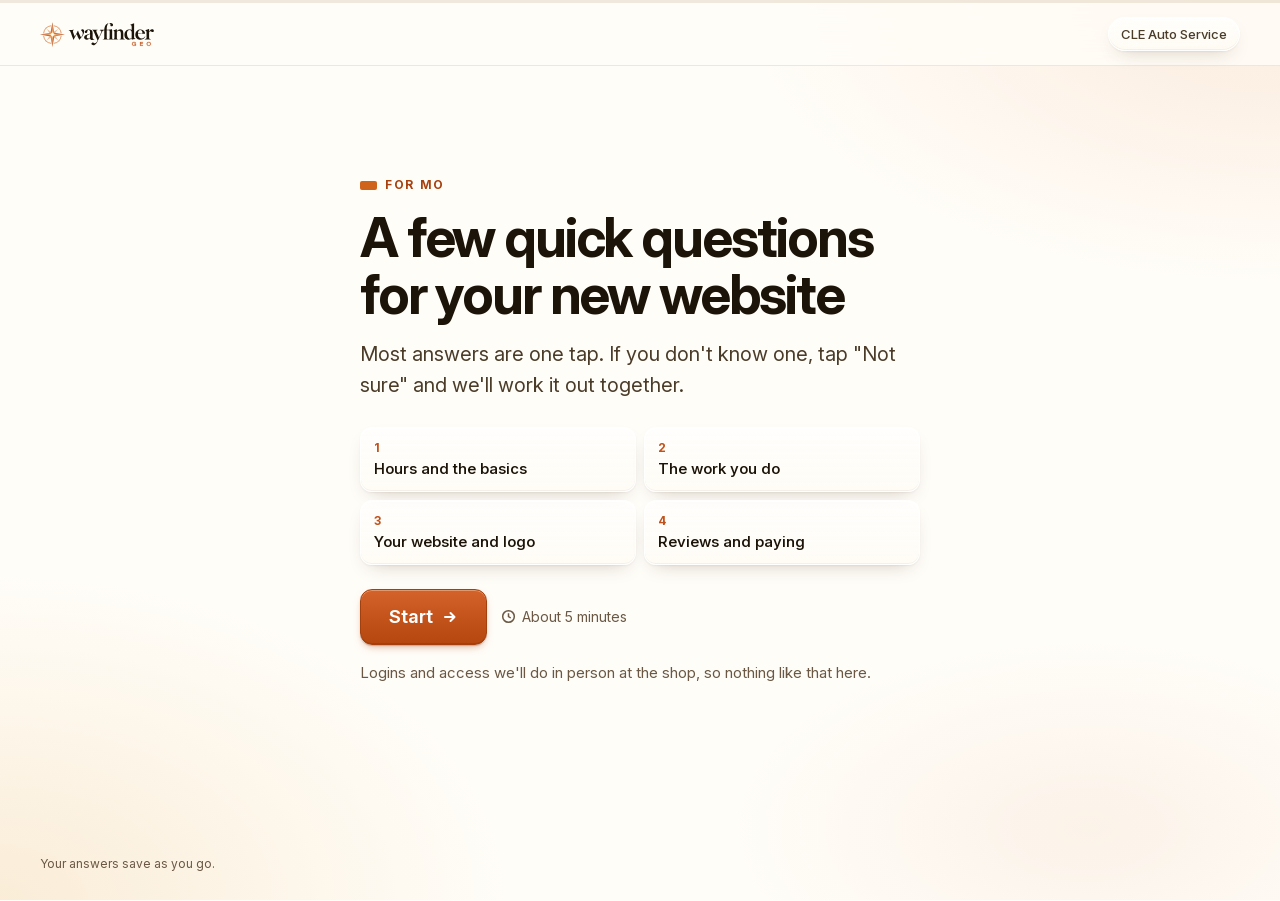
<file: q/cle-auto-sxbruj/index.html>
<!DOCTYPE html>
<html lang="en">
<head>
<meta charset="utf-8">
<meta name="viewport" content="width=device-width, initial-scale=1, viewport-fit=cover">
<meta name="robots" content="noindex, nofollow, noarchive">
<meta name="referrer" content="no-referrer">
<title>A few questions for CLE Auto Service</title>
<link rel="icon" href="../../favicon.svg" type="image/svg+xml">
<link rel="stylesheet" href="../form.css">
</head>
<body>
<div class="f-progress" aria-hidden="true"><i></i></div>
<div class="f-top"><img src="../../brand/wayfinder-horizontal-compact.svg" alt="WayfinderGEO"><span class="f-client">CLE Auto Service</span></div>
<main class="f-stage" id="form"></main>
<p class="f-saved">Your answers save as you go.</p>
<div class="f-nav"><button type="button" data-up aria-label="Previous question"><svg viewBox="0 0 16 16" fill="none" stroke="currentColor" stroke-width="2"><path d="M3.5 10 8 5.5 12.5 10"/></svg></button><button type="button" data-down aria-label="Next question"><svg viewBox="0 0 16 16" fill="none" stroke="currentColor" stroke-width="2"><path d="M3.5 6 8 10.5 12.5 6"/></svg></button></div>
<p class="sr-only" aria-live="polite" id="live"></p>

<script type="application/json" id="form-config">
{
  "slug": "cle-auto-sxbruj",
  "client": "CLE Auto Service",
  "endpoint": "https://formspree.io/f/mzezyvvv",
  "subject": "CLE Auto: Mo's answers",
  "sendTo": "Zaid",
  "greeting": "For Mo",
  "title": "A few quick questions for your new website",
  "intro": "Most answers are one tap. If you don't know one, tap \"Not sure\" and we'll work it out together.",
  "parts": [
    "Hours and the basics",
    "The work you do",
    "Your website and logo",
    "Reviews and paying"
  ],
  "minutes": 5,
  "note": "Logins and access we'll do in person at the shop, so nothing like that here.",
  "thanks": {
    "title": "Sent. Thanks, Mo.",
    "body": "Zaid has your answers. Next step is about 10 minutes at the shop to set up access."
  },
  "questions": [
    {
      "id": "hours",
      "group": "Hours and the basics",
      "type": "hours",
      "title": "Are these your hours?",
      "help": "This is what your website says. Google shows something different, so we want the real ones.",
      "prefill": {
        "Mon": [
          10,
          18
        ],
        "Tue": [
          10,
          18
        ],
        "Wed": [
          10,
          18
        ],
        "Thu": [
          10,
          18
        ],
        "Fri": [
          10,
          18
        ],
        "Sat": [
          10,
          17
        ],
        "Sun": null
      },
      "prefillRows": [
        [
          "Monday to Friday",
          "10 am to 6 pm"
        ],
        [
          "Saturday",
          "10 am to 5 pm"
        ],
        [
          "Sunday",
          "Closed"
        ]
      ],
      "noUnsure": true
    },
    {
      "id": "name",
      "group": "Hours and the basics",
      "type": "choice",
      "title": "Which name should we use everywhere?",
      "help": "Google, maps and other sites show a few different versions right now.",
      "options": [
        "CLE Auto Service",
        "CLE Auto Service LLC",
        "CLE Auto Service & Wash"
      ],
      "other": "Something else"
    },
    {
      "id": "pullup",
      "group": "Hours and the basics",
      "type": "choice",
      "title": "When a new customer arrives, where should they pull up?",
      "options": [
        "Into the open bay",
        "On the street out front",
        "In a lot nearby"
      ],
      "other": "Somewhere else"
    },
    {
      "id": "pay",
      "group": "Hours and the basics",
      "type": "multi",
      "title": "How can customers pay?",
      "options": [
        "Cash",
        "Card",
        "Zelle",
        "Cash App",
        "Check"
      ],
      "other": "Something else"
    },
    {
      "id": "warranty",
      "group": "Hours and the basics",
      "type": "choice",
      "title": "Do you give a warranty on parts or labor?",
      "options": [
        "Yes",
        "No",
        "Depends on the job"
      ]
    },
    {
      "id": "warrantylong",
      "group": "Hours and the basics",
      "type": "text",
      "title": "How long is the warranty?",
      "placeholder": "For example: 12 months on parts",
      "optional": true,
      "when": {
        "q": "warranty",
        "is": [
          "Yes"
        ]
      }
    },
    {
      "id": "lang",
      "group": "Hours and the basics",
      "type": "multi",
      "title": "Which languages can customers speak with you in?",
      "options": [
        "English",
        "Arabic",
        "Spanish"
      ],
      "other": "Another language"
    },
    {
      "id": "more",
      "group": "Your work",
      "type": "multi",
      "title": "Which jobs do you want more of?",
      "options": [
        "Tires",
        "Flat repair",
        "Brakes",
        "Batteries, starters, alternators",
        "Suspension",
        "Radiators and cooling",
        "Oil changes",
        "Warning lights",
        "AC",
        "Exhaust",
        "Alignment"
      ],
      "other": "Something else"
    },
    {
      "id": "dont",
      "group": "Your work",
      "type": "multi",
      "title": "Anything you don't do?",
      "options": [
        "I do all of it",
        "AC",
        "Alignment",
        "Transmissions",
        "Body work",
        "Engine rebuilds"
      ],
      "other": "Something else",
      "exclusive": [
        "I do all of it"
      ]
    },
    {
      "id": "makes",
      "group": "Your work",
      "type": "multi",
      "title": "Any cars you don't work on?",
      "options": [
        "I work on everything",
        "European (BMW, Mercedes, Audi)",
        "Electric or hybrid",
        "Big trucks or diesel"
      ],
      "other": "Something else",
      "exclusive": [
        "I work on everything"
      ]
    },
    {
      "id": "flats",
      "group": "Your work",
      "type": "choice",
      "title": "Do you fix flats while people wait?",
      "options": [
        "Yes",
        "No",
        "Sometimes"
      ]
    },
    {
      "id": "pickup",
      "group": "Your work",
      "type": "choice",
      "title": "Do you pick up and drop off cars?",
      "options": [
        "Yes",
        "No",
        "Sometimes"
      ]
    },
    {
      "id": "wash",
      "group": "Your work",
      "type": "choice",
      "title": "Do you do car washes?",
      "options": [
        "Yes",
        "No",
        "Not anymore"
      ]
    },
    {
      "id": "videos",
      "group": "Your work",
      "type": "choice",
      "title": "How often do you send customers a video of the problem?",
      "options": [
        "Most jobs",
        "Some jobs",
        "Rarely"
      ]
    },
    {
      "id": "videohow",
      "group": "Your work",
      "type": "multi",
      "title": "How do you send them?",
      "options": [
        "Text message",
        "WhatsApp"
      ],
      "other": "Another way",
      "when": {
        "q": "videos",
        "not": [
          "Rarely"
        ]
      }
    },
    {
      "id": "paymonthly",
      "group": "Your website and logo",
      "type": "choice",
      "title": "Do you pay XWeb Pros every month for your website?",
      "options": [
        "Yes",
        "No"
      ],
      "help": "The bottom of your current site says they built it."
    },
    {
      "id": "paymuch",
      "group": "Your website and logo",
      "type": "text",
      "title": "Roughly how much a month?",
      "placeholder": "For example: $30",
      "optional": true,
      "when": {
        "q": "paymonthly",
        "is": [
          "Yes"
        ]
      }
    },
    {
      "id": "logo",
      "group": "Your website and logo",
      "type": "choice",
      "title": "Your logo",
      "options": [
        "Keep my current badge",
        "Try the cleaner version",
        "Show me both first"
      ]
    },
    {
      "id": "quotes",
      "group": "Your website and logo",
      "type": "choice",
      "title": "Can we quote your Google reviews on the new site?",
      "options": [
        "Yes",
        "No"
      ],
      "cols": true
    },
    {
      "id": "card",
      "group": "Reviews and paying",
      "type": "choice",
      "title": "OK to put a small card at the counter asking for a Google review?",
      "options": [
        "Yes",
        "No"
      ],
      "cols": true
    },
    {
      "id": "replies",
      "group": "Reviews and paying",
      "type": "choice",
      "title": "Who should answer your Google reviews?",
      "options": [
        "Me",
        "You write it, I approve it",
        "You handle it"
      ]
    },
    {
      "id": "monthly",
      "group": "Reviews and paying",
      "type": "choice",
      "title": "How would you like to pay each month?",
      "options": [
        "Zelle",
        "Card",
        "Check",
        "Cash"
      ]
    },
    {
      "id": "email",
      "group": "Reviews and paying",
      "type": "confirm",
      "title": "Send invoices to this email?",
      "prefill": "cleautoservice216@gmail.com",
      "inputType": "email"
    },
    {
      "id": "else",
      "group": "Last one",
      "type": "longtext",
      "title": "Anything else we should know?",
      "help": "Optional. Or just tell Zaid next time you see him.",
      "optional": true
    }
  ]
}
</script>
<script src="../form.js"></script>
</body>
</html>
</file>
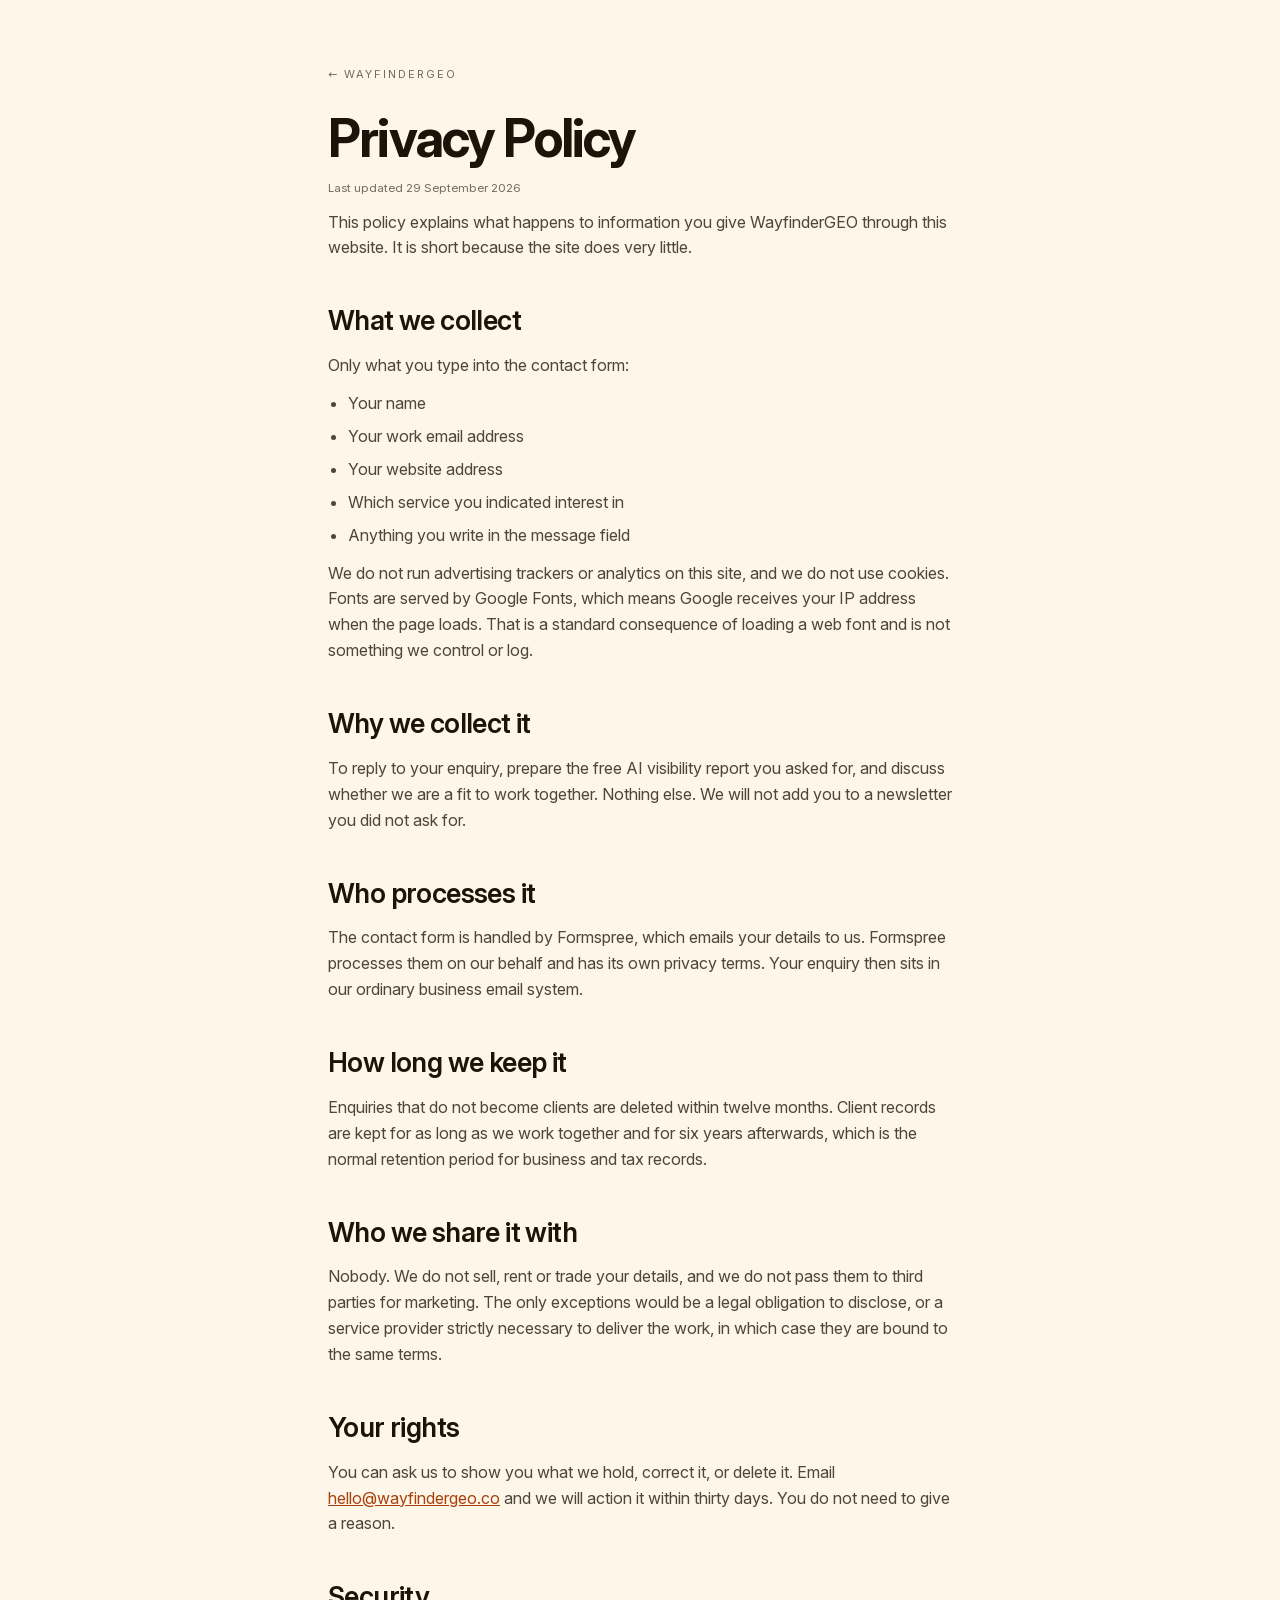
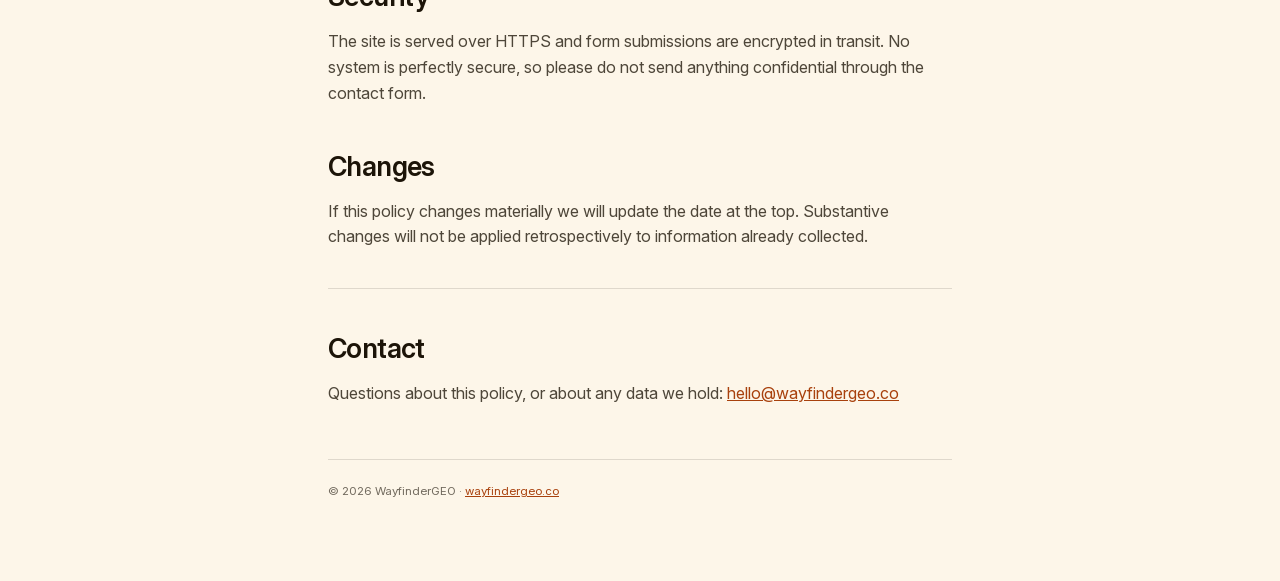
<file: privacy.html>
<!DOCTYPE html>
<html lang="en">
<head>
<meta charset="utf-8">
<meta name="viewport" content="width=device-width, initial-scale=1">
<meta name="theme-color" content="#fdf6e9">
<title>Privacy Policy | WayfinderGEO</title>
<meta name="description" content="What data WayfinderGEO collects through this website, why it is collected, how long it is kept and how to have it removed.">
<link rel="canonical" href="https://wayfindergeo.co/privacy.html">
<meta name="robots" content="index,follow">

<meta property="og:type" content="website">
<meta property="og:title" content="Privacy Policy | WayfinderGEO">
<meta property="og:description" content="What data WayfinderGEO collects through this website, why it is collected, how long it is kept and how to have it removed.">
<meta property="og:url" content="https://wayfindergeo.co/privacy.html">
<meta property="og:image" content="https://wayfindergeo.co/og-image.jpg?v=5">
<meta property="og:image:width" content="1200">
<meta property="og:image:height" content="630">
<meta property="og:image:alt" content="WayfinderGEO: When people ask AI, make sure they find you. Google AI Overviews linked to your brand’s star.">
<meta property="og:site_name" content="WayfinderGEO">
<meta name="twitter:card" content="summary_large_image">
<meta name="twitter:title" content="Privacy Policy | WayfinderGEO">
<meta name="twitter:description" content="What data WayfinderGEO collects through this website, why it is collected, how long it is kept and how to have it removed.">
<meta name="twitter:image" content="https://wayfindergeo.co/og-image.jpg?v=5">
<link rel="icon" href="favicon.ico?v=2" sizes="32x32">
<link rel="icon" href="favicon.svg?v=2" type="image/svg+xml">
<link rel="apple-touch-icon" href="apple-touch-icon.png?v=2">
<style>
@font-face{font-family:'Inter';font-style:normal;font-weight:300 700;font-display:swap;src:url(assets/fonts/inter-var.woff2) format('woff2');unicode-range:U+0000-00FF,U+0131,U+0152-0153,U+02BB-02BC,U+02C6,U+02DA,U+02DC,U+0304,U+0308,U+0329,U+2000-206F,U+20AC,U+2122,U+2191,U+2193,U+2212,U+2215,U+FEFF,U+FFFD}
:root{
  --paper:#fdf6e9;--paper-3:#f4e8d3;
  --ink:#1c1408;--ink-2:rgba(28,20,8,.78);--ink-3:rgba(28,20,8,.62);
  --hair:rgba(28,20,8,.13);--ember-ink:#a8410d;
  /* Inter throughout, matching index.html. Character comes from the scale,
     weight contrast and tracking rather than from a second face, so the
     negative tracking on the headings below is load-bearing, not decoration. */
  --f-display:'Inter',system-ui,-apple-system,'Segoe UI',Roboto,sans-serif;
  --f-body:'Inter',system-ui,-apple-system,'Segoe UI',Roboto,sans-serif;
  --f-mono:'Inter',system-ui,-apple-system,'Segoe UI',Roboto,sans-serif;
  --gut:clamp(20px,5vw,48px);
}
*,*::before,*::after{box-sizing:border-box}
body{margin:0;background:var(--paper);color:var(--ink);font-family:var(--f-body);
  font-size:16px;line-height:1.62;-webkit-font-smoothing:antialiased}
a{color:var(--ember-ink)}
.wrap{max-width:720px;margin-inline:auto;padding:clamp(30px,6vw,60px) var(--gut) 80px}
.back{font-family:var(--f-mono);font-size:11px;letter-spacing:.18em;text-transform:uppercase;
  color:var(--ink-3);text-decoration:none;display:inline-flex;gap:8px;align-items:center}
.back:hover{color:var(--ember-ink)}
h1{font-family:var(--f-display);font-weight:700;font-size:clamp(32px,5.4vw,52px);
  letter-spacing:-.035em;line-height:1.02;margin:26px 0 0}
.meta{font-family:var(--f-mono);font-size:11.5px;color:var(--ink-3);margin-top:14px}
h2{font-family:var(--f-display);font-weight:600;font-size:clamp(20px,2.6vw,27px);
  letter-spacing:-.022em;margin:38px 0 10px}
p,li{color:var(--ink-2);margin:0 0 12px}
ul{padding-left:20px;margin:0 0 12px}
li{margin-bottom:7px}
hr{border:0;border-top:1px solid var(--hair);margin:38px 0}
footer{border-top:1px solid var(--hair);margin-top:52px;padding-top:22px;
  font-family:var(--f-mono);font-size:11.5px;color:var(--ink-3)}
</style>
</head>
<body>
<div class="wrap">
  <a class="back" href="index.html">&larr; WayfinderGEO</a>

  <h1>Privacy Policy</h1>
  <p class="meta">Last updated 29 September 2026</p>

  <p>This policy explains what happens to information you give WayfinderGEO through this website. It is short because the site does very little.</p>

  <h2>What we collect</h2>
  <p>Only what you type into the contact form:</p>
  <ul>
    <li>Your name</li>
    <li>Your work email address</li>
    <li>Your website address</li>
    <li>Which service you indicated interest in</li>
    <li>Anything you write in the message field</li>
  </ul>
  <p>We do not run advertising trackers or analytics on this site, and we do not use cookies. Fonts are served by Google Fonts, which means Google receives your IP address when the page loads. That is a standard consequence of loading a web font and is not something we control or log.</p>

  <h2>Why we collect it</h2>
  <p>To reply to your enquiry, prepare the free AI visibility report you asked for, and discuss whether we are a fit to work together. Nothing else. We will not add you to a newsletter you did not ask for.</p>

  <h2>Who processes it</h2>
  <p>The contact form is handled by Formspree, which emails your details to us. Formspree processes them on our behalf and has its own privacy terms. Your enquiry then sits in our ordinary business email system.</p>

  <h2>How long we keep it</h2>
  <p>Enquiries that do not become clients are deleted within twelve months. Client records are kept for as long as we work together and for six years afterwards, which is the normal retention period for business and tax records.</p>

  <h2>Who we share it with</h2>
  <p>Nobody. We do not sell, rent or trade your details, and we do not pass them to third parties for marketing. The only exceptions would be a legal obligation to disclose, or a service provider strictly necessary to deliver the work, in which case they are bound to the same terms.</p>

  <h2>Your rights</h2>
  <p>You can ask us to show you what we hold, correct it, or delete it. Email <a href="mailto:hello@wayfindergeo.co">hello@wayfindergeo.co</a> and we will action it within thirty days. You do not need to give a reason.</p>

  <h2>Security</h2>
  <p>The site is served over HTTPS and form submissions are encrypted in transit. No system is perfectly secure, so please do not send anything confidential through the contact form.</p>

  <h2>Changes</h2>
  <p>If this policy changes materially we will update the date at the top. Substantive changes will not be applied retrospectively to information already collected.</p>

  <hr>

  <h2>Contact</h2>
  <p>Questions about this policy, or about any data we hold: <a href="mailto:hello@wayfindergeo.co">hello@wayfindergeo.co</a></p>

  <footer>
    &copy; <span id="yr">2026</span> WayfinderGEO &middot; <a href="index.html">wayfindergeo.co</a>
  </footer>
</div>
<script>document.getElementById('yr').textContent=new Date().getFullYear();</script>
</body>
</html>
</file>
<file: styles.css>
/* ==========================================================================
   WayfinderGEO
   Palette: burnt orange on warm cream. Type: Inter throughout — the scale,
   weight contrast and negative tracking carry the personality.
   ========================================================================== */

/* Fonts (v45): self-hosted Latin files, so the page no longer waits on Google's font servers before it can draw.
   Inter is the variable file Google served (weights 300-700, optical sizes 14-32). Geist and Geist Mono only download
   when the Crispy Studio window in the testimonials is on screen. */
@font-face{font-family:'Inter';font-style:normal;font-weight:300 700;font-display:swap;src:url(assets/fonts/inter-var.woff2) format('woff2');unicode-range:U+0000-00FF,U+0131,U+0152-0153,U+02BB-02BC,U+02C6,U+02DA,U+02DC,U+0304,U+0308,U+0329,U+2000-206F,U+20AC,U+2122,U+2191,U+2193,U+2212,U+2215,U+FEFF,U+FFFD}
@font-face{font-family:'Geist';font-style:normal;font-weight:400 500;font-display:swap;src:url(assets/fonts/geist-var.woff2) format('woff2');unicode-range:U+0000-00FF,U+0131,U+0152-0153,U+02BB-02BC,U+02C6,U+02DA,U+02DC,U+0304,U+0308,U+0329,U+2000-206F,U+20AC,U+2122,U+2191,U+2193,U+2212,U+2215,U+FEFF,U+FFFD}
@font-face{font-family:'Geist Mono';font-style:normal;font-weight:400 500;font-display:swap;src:url(assets/fonts/geist-mono-var.woff2) format('woff2');unicode-range:U+0000-00FF,U+0131,U+0152-0153,U+02BB-02BC,U+02C6,U+02DA,U+02DC,U+0304,U+0308,U+0329,U+2000-206F,U+20AC,U+2122,U+2191,U+2193,U+2212,U+2215,U+FEFF,U+FFFD}

:root{
  /* surface */
  --paper:        #fffdf8;
  --paper-2:      #fdf6e9;
  --paper-3:      #f8efdf;
  --sand:         #f4e8d3;

  /* rules */
  --rule:         #ecdfc9;
  --rule-mid:     #ddcbae;
  --rule-strong:  #c9b492;

  /* ink */
  --ink:          #1c1408;
  --ink-2:        #4b3c29;
  --muted:        #6a5844;

  /* accent — two adjacent tones, split only by what each can legally carry.
     flame:  buttons, links, small text (AA at body size on cream)
     ember:  large display text 24px+ AND all graphics (3.8:1 — brighter,
             fails at body size, which is the only reason flame still exists) */
  --flame:        #c2521a;
  --flame-dark:   #a8410d;
  --ember:        #d0631c;
  --flame-panel:  #a5441a;
  --linkedin:     #0a66c2;
  --logo:         #8f7f6a;

  /* type — Inter throughout, by request. Character comes from the scale,
     weight contrast and tracking rather than from a second face, so the
     negative tracking on large sizes below is load-bearing, not decoration. */
  --font-display: 'Inter', system-ui, -apple-system, 'Segoe UI', Roboto, sans-serif;
  --font-body:    'Inter', system-ui, -apple-system, 'Segoe UI', Roboto, sans-serif;
  --font-mono:    'Inter', system-ui, -apple-system, 'Segoe UI', Roboto, sans-serif;

  /* layout */
  --shell:        1240px;
  --pad:          clamp(1.25rem, 4vw, 3.5rem);
  --sp:           clamp(3.25rem, 6vw, 6rem);
  --radius:       4px;

  /* dashed graph paper */
  --graph: url("data:image/svg+xml,%3Csvg xmlns='http://www.w3.org/2000/svg' width='64' height='64'%3E%3Cpath d='M0 .5H64M.5 0V64' stroke='%23e2d3b8' stroke-width='1' stroke-dasharray='4 5'/%3E%3C/svg%3E");
}

/* ---------------------------------------------------------------- reset */
*,*::before,*::after{box-sizing:border-box}
html{-webkit-text-size-adjust:100%}
body{
  margin:0;
  background:var(--paper);
  color:var(--ink);
  font-family:var(--font-body);
  font-size:1.0625rem;
  line-height:1.65;
  font-optical-sizing:auto;
  -webkit-font-smoothing:antialiased;
  overflow-x:hidden;
}
img,svg{max-width:100%;display:block}
h1,h2,h3,h4,p,figure,blockquote,dl,dd{margin:0}
ul,ol{margin:0;padding:0;list-style:none}
a{color:inherit;text-decoration:none}
button,input,select,textarea{font:inherit;color:inherit}

:focus-visible{outline:2px solid var(--flame);outline-offset:3px;border-radius:2px}
/* On the deep flame panel the accent ring drops to 1.7:1 — swap to cream. */
.flame :focus-visible{outline-color:#fff6ea}

.sr-only{position:absolute;width:1px;height:1px;padding:0;margin:-1px;overflow:hidden;clip:rect(0 0 0 0);white-space:nowrap;border:0}
.skip{position:absolute;left:-9999px;top:0;z-index:200;background:var(--ink);color:var(--paper);padding:.75rem 1.25rem}
.skip:focus{left:.75rem;top:.75rem}

@media (prefers-reduced-motion: no-preference){
  html{scroll-behavior:smooth}
}
html{scroll-padding-top:6.5rem}

/* ---------------------------------------------------------------- type */
.h2{
  font-family:var(--font-display);
  font-weight:600;
  font-size:clamp(1.9rem, 1.35rem + 2.3vw, 3rem);
  line-height:1.05;
  letter-spacing:-.042em;
  text-wrap:balance;
}
.h3{
  font-family:var(--font-display);
  font-weight:600;
  font-size:1.1875rem;
  line-height:1.25;
  letter-spacing:-.022em;
}
.h4{
  font-family:var(--font-display);
  font-weight:600;
  font-size:1.0625rem;
  line-height:1.3;
  letter-spacing:-.016em;
}
.lead{
  font-size:clamp(1.0625rem, 1rem + .3vw, 1.1875rem);
  line-height:1.6;
  color:var(--muted);
  max-width:52ch;
}
.eyebrow{
  font-family:var(--font-mono);
  font-size:.8125rem;
  font-weight:600;
  letter-spacing:.005em;
  color:var(--flame-dark);
  display:flex;
  align-items:center;
  gap:.6rem;
  margin-bottom:1.1rem;
}
.eyebrow-center{justify-content:center}
.chip{width:17px;height:9px;border-radius:5px;background:var(--ember);flex:none}
.tag{
  font-family:var(--font-mono);
  font-size:.8125rem;
  font-weight:600;
  letter-spacing:.02em;
  color:var(--flame-dark);
}

/* ---------------------------------------------------------------- buttons */
.btn{
  --btn-bg:var(--paper);
  --btn-fg:var(--ink);
  --btn-bd:var(--rule-mid);
  display:inline-flex;
  align-items:center;
  justify-content:center;
  min-height:46px;
  padding:.7rem 1.35rem;
  border:1px solid var(--btn-bd);
  border-radius:999px;
  background:var(--btn-bg);
  color:var(--btn-fg);
  font-family:var(--font-body);
  font-size:.9375rem;
  font-weight:600;
  letter-spacing:-.005em;
  cursor:pointer;
  box-shadow:0 0 0 0 rgba(194,82,26,0);
  transition:background-color .2s ease, border-color .2s ease, color .2s ease,
             transform .28s cubic-bezier(.22,1,.36,1), box-shadow .28s ease;
}
.btn:hover{transform:translateY(-2px)}
.btn:active{transform:translateY(0) scale(.985);transition-duration:.07s}
.btn-solid{--btn-bg:var(--flame);--btn-fg:#fff;--btn-bd:var(--flame)}
.btn-solid:hover{--btn-bg:var(--flame-dark);--btn-bd:var(--flame-dark);
  box-shadow:0 12px 24px -12px rgba(194,82,26,.65)}
.btn-ghost:hover{--btn-bd:var(--flame);--btn-fg:var(--flame-dark);--btn-bg:var(--paper-2);
  box-shadow:0 10px 20px -14px rgba(28,20,8,.5)}
.btn-block{display:flex;width:100%}

/* ---------------------------------------------------------------- shell */
.section{padding:var(--sp) var(--pad)}
.section + .section{border-top:1px solid var(--rule)}

/* ---------------------------------------------------------------- nav */
.nav{
  width:fit-content;max-width:100%;margin-inline:auto;
  display:flex;align-items:center;gap:clamp(.75rem,2vw,2rem);
  padding:.4rem .4rem .4rem .95rem;
  background:var(--paper-2);
  border:1px solid var(--rule);
  border-radius:999px;
  box-shadow:0 6px 22px -16px rgba(28,20,8,.5);
}
.brand{display:flex;align-items:center;gap:.55rem;flex:none}
.brand-logo{display:block;height:28px;width:auto}
.mark{display:block;width:26px;height:26px;flex:none}

.nav-links{display:flex;align-items:center;gap:clamp(.4rem,1.4vw,1.15rem)}
.nav-links a{
  display:block;padding:.5rem .6rem;border-radius:999px;
  font-size:.9375rem;font-weight:500;color:var(--ink-2);
  transition:color .18s ease,background-color .18s ease;
}
.nav-links a:hover{color:var(--ink);background:var(--sand)}
.nav-links a.is-current{color:var(--flame-dark);background:var(--sand)}
.nav-toggle{
  display:none;width:44px;height:44px;border:1px solid var(--rule-mid);
  border-radius:999px;background:var(--paper);cursor:pointer;
  align-items:center;justify-content:center;flex:none;
}
.nav-toggle[aria-expanded="true"] i:first-child{transform:translateY(3.25px) rotate(45deg)}
.nav-toggle[aria-expanded="true"] i:last-child{transform:translateY(-3.25px) rotate(-45deg)}

.mobile-menu{
  max-width:var(--shell);margin:.6rem auto 0;
  background:var(--paper-2);border:1px solid var(--rule);border-radius:18px;
  padding:.75rem 1rem 1.15rem;
  box-shadow:0 18px 40px -26px rgba(28,20,8,.6);
}
.mobile-menu[hidden]{display:none}
.mobile-menu li a{display:block;padding:.85rem .25rem;border-bottom:1px solid var(--rule);font-weight:500}
.mobile-menu .btn{margin-top:1rem}

@media (max-width:1080px){
  .nav-links{display:none}
  .nav{width:100%;justify-content:space-between;padding-right:.4rem}
  .nav-toggle{display:inline-flex}
}

/* ---------------------------------------------------------------- hero */
.hero{text-align:center;padding-top:clamp(3rem,7vw,6.5rem);padding-bottom:clamp(2.75rem,5vw,5rem)}
.hero-title{
  font-family:var(--font-display);
  font-weight:600;
  font-size:clamp(2.42rem, 1.28rem + 5.03vw, 5.23rem);
  line-height:.95;
  letter-spacing:-.055em;
  margin:0 auto;
  max-width:min(100%, 42rem);
}
.hero-title em{font-style:normal;color:var(--ember)}
.hero-lead{
  margin:1.5rem auto 0;max-width:46ch;
  font-size:clamp(1.0625rem,1rem + .35vw,1.1875rem);
  line-height:1.6;color:var(--muted);
  text-wrap:pretty;
}
.hero-actions{display:flex;flex-wrap:wrap;gap:.75rem;justify-content:center;margin-top:2.15rem}

/* ---------------------------------------------------------------- platforms */
.platforms-label{
  font-size:.8125rem;font-weight:600;letter-spacing:.005em;
  color:var(--muted);line-height:1.55;
}
/* 8 platforms divide evenly by 8, 4 and 2, so no breakpoint leaves a ragged
   final row. auto tracks + space-between spreads them edge to edge. */
.platform-logos{
  display:grid;align-items:center;
  grid-template-columns:repeat(4,auto);
  justify-content:space-between;
  gap:1rem clamp(1rem,2vw,1.75rem);
}
@media (min-width:1180px){
  .platform-logos{grid-template-columns:repeat(8,auto)}
}
.platform-logos li{display:flex}
.platform-logos a{
  display:flex;align-items:center;gap:.5rem;
  padding:.35rem .15rem;border-radius:6px;
  color:var(--ink-2);font-size:.9375rem;font-weight:500;letter-spacing:-.01em;
  white-space:nowrap;
  transition:color .2s ease;
}
.platform-logos svg{
  height:20px;width:auto;flex:none;fill:var(--logo);
  transition:fill .2s ease;
}
/* Each mark fills its 24px box differently, so one height reads uneven.
   These are optical corrections, not arbitrary. */
.platform-logos [data-logo="youtube"] svg{height:24px}
.platform-logos [data-logo="perplexity"] svg{height:22px}
.platform-logos [data-logo="reddit"] svg{height:21px}
.platform-logos [data-logo="gemini"] svg{height:18px}
.platform-logos [data-logo="claude"] svg{height:18px}
.platform-logos [data-logo="google"] svg{height:18px}
.platform-logos [data-logo="grok"] svg{height:17px}
/* Official Simple Icons brand hexes, revealed on hover. Resting state stays
   the neutral --logo so the strip doesn't turn into a colour riot. */
.platform-logos [data-logo="openai"]{--brand:#412991;--brand-ink:#412991}
.platform-logos [data-logo="google"]{--brand:#4285f4;--brand-ink:#196bf2}
.platform-logos [data-logo="gemini"]{--brand:#8e75b2;--brand-ink:#8266aa}
.platform-logos [data-logo="claude"]{--brand:#d97757;--brand-ink:#c0502b}
.platform-logos [data-logo="grok"]{--brand:#000000;--brand-ink:#000000}
.platform-logos [data-logo="perplexity"]{--brand:#1fb8cd;--brand-ink:#157e8d}
.platform-logos [data-logo="reddit"]{--brand:#ff4500;--brand-ink:#d43900}
.platform-logos [data-logo="youtube"]{--brand:#ff0000;--brand-ink:#e80000}
/* Icon takes the true brand hex. The label takes a hue-matched darker variant:
   6 of the 8 true brand colours land under 4.5:1 on cream as text. */
.platform-logos a:hover svg,
.platform-logos a:focus-visible svg{fill:var(--brand)}
.platform-logos a:hover,
.platform-logos a:focus-visible{color:var(--brand-ink)}
@media (max-width:700px){
  .platforms-label{line-height:1.5}
  .platform-logos{grid-template-columns:repeat(2,auto);gap:.85rem 1.25rem}
  .platform-logos li{font-size:.875rem}
  .platform-logos svg{height:18px}
  .platform-logos [data-logo="youtube"] svg{height:21px}
  .platform-logos [data-logo="perplexity"] svg{height:19px}
  .platform-logos [data-logo="reddit"] svg{height:18px}
  .platform-logos [data-logo="gemini"] svg{height:16px}
  .platform-logos [data-logo="claude"] svg{height:16px}
  .platform-logos [data-logo="google"] svg{height:16px}
  .platform-logos [data-logo="grok"] svg{height:15px}
}

/* ---------------------------------------------------------------- split */
.section.split{
  padding:0;
  display:grid;
  grid-template-columns:minmax(0,1fr) minmax(0,1.06fr);
  align-items:stretch;
}
.split-copy{padding:var(--sp) var(--pad)}

@media (max-width:900px){
  .section.split{grid-template-columns:1fr}
  /* Copy always leads on narrow screens — the artwork means nothing without
     the heading that frames it, so both split variants stack copy-first. */
  .split-copy{order:1}
}

/* steps accordion */
.steps{margin-top:2.5rem;border-top:1px solid var(--rule)}
.step{border-bottom:1px solid var(--rule)}
.step h3{margin:0;font:inherit}
.step-head{
  width:100%;display:flex;align-items:center;gap:.9rem;
  padding:1.15rem 0;background:none;border:0;cursor:pointer;text-align:left;
}
.step-body{padding:0 0 1.35rem 2.15rem}
.step-body p{color:var(--muted);font-size:.9375rem;line-height:1.65;max-width:46ch}

/* answer card */

/* ---------------------------------------------------------------- hairline grids */

/* ---------------------------------------------------------------- market */
.market-head{margin-bottom:2.25rem;max-width:min(100%,34rem)}

/* ---------------------------------------------------------------- services */
.services-head,.pricing-head{
  display:grid;grid-template-columns:minmax(0,1.1fr) minmax(0,1fr);
  gap:clamp(1.5rem,4vw,4rem);align-items:end;margin-bottom:2.5rem;
}
@media (max-width:860px){
  .services-head,.pricing-head{grid-template-columns:1fr;align-items:start}
}
.ticks{display:flex;flex-direction:column;gap:.55rem;margin-top:.55rem}
.ticks li{
  position:relative;padding-left:1.4rem;
  font-size:.9rem;line-height:1.5;color:var(--ink-2);
}
.ticks li::before{
  content:"";position:absolute;left:0;top:.5em;
  width:7px;height:7px;border-radius:2px;
  background:var(--flame);opacity:.85;
}

/* ---------------------------------------------------------------- process */
.route{width:100%;max-width:520px}
.route svg{width:100%;height:auto}

.moves{margin-top:2.25rem;border-top:1px solid var(--rule)}
.moves li{
  display:grid;grid-template-columns:auto minmax(0,1fr);
  column-gap:1.1rem;row-gap:.4rem;
  padding:1.35rem 0;border-bottom:1px solid var(--rule);
}
.moves p{font-size:.9375rem;line-height:1.6;color:var(--muted);max-width:50ch}

/* ---------------------------------------------------------------- voices */
.voices-head{margin-bottom:2.25rem;max-width:min(100%,34rem)}
.v-track{
  display:flex;overflow-x:auto;scroll-snap-type:x mandatory;
  scrollbar-width:none;-ms-overflow-style:none;
}
.v-track::-webkit-scrollbar{display:none}
.v-slide{
  flex:0 0 100%;scroll-snap-align:center;margin:0;
  display:grid;justify-items:center;gap:1.6rem;text-align:center;
  padding:clamp(2.25rem,4.5vw,3.75rem) clamp(1.25rem,3vw,2.5rem);
}
.v-slide blockquote{margin:0}
.v-slide blockquote p{
  /* wide measure: the quote is the point, so it gets the room */
  font-size:clamp(1.15rem,.85rem + 1.15vw,1.75rem);
  line-height:1.4;letter-spacing:-.028em;font-weight:500;color:var(--ink);
  max-width:52ch;text-wrap:pretty;
}
.v-slide blockquote mark{background:none;color:var(--flame);font-weight:500}
.v-slide .avatar{width:56px;height:56px;font-size:.9rem}
.v-slide figcaption{
  display:flex;align-items:center;justify-content:center;gap:1rem;flex-wrap:wrap;
}
.v-slide .who b{display:block;font-size:.9375rem;font-weight:600;line-height:1.3}
.v-slide .who i{display:block;font-style:normal;font-size:.8125rem;color:var(--muted)}
.v-dot{
  width:24px;height:24px;padding:0;border:0;background:none;cursor:pointer;
  display:grid;place-items:center;
}
.v-dot::before{
  content:"";width:8px;height:8px;border-radius:999px;
  background:var(--rule-strong);
  transition:background-color .2s ease,width .2s ease;
}
.v-dot[aria-current="true"]::before{background:var(--flame);width:22px}
.v-dot:hover::before{background:var(--rule-mid)}
/* No JS: the track is still a normal scroller, so nothing is stranded. */

.avatar{
  flex:none;width:38px;height:38px;border-radius:999px;
  background:var(--sand);color:var(--flame-dark);
  display:grid;place-items:center;
  font-size:.72rem;letter-spacing:.02em;
  overflow:hidden;position:relative;
}
.avatar img{position:absolute;inset:0;width:100%;height:100%;object-fit:cover}
.li{
  flex:none;display:inline-flex;align-items:center;gap:.45rem;
  min-height:38px;padding:.4rem .75rem;border-radius:999px;
  color:var(--linkedin);border:1px solid var(--rule);background:var(--paper);
  font-size:.8125rem;font-weight:600;letter-spacing:-.01em;
  transition:border-color .18s ease,background-color .18s ease;
}
.li svg{width:16px;height:16px;fill:currentColor;flex:none}
.li:hover{border-color:var(--linkedin);background:#f2f7fc}

/* ---------------------------------------------------------------- flame panel */
.flame{position:relative;overflow:hidden;background:var(--flame-panel);color:#fff}
.h2-invert{color:#fff;max-width:19ch}
.tl-when{
  font-family:var(--font-display);font-weight:600;font-size:1.375rem;
  letter-spacing:-.03em;color:#fff;white-space:nowrap;
}
.tl-what{font-size:.875rem;line-height:1.55;color:rgba(255,246,234,.76)}

/* ---------------------------------------------------------------- pricing */
.plans{display:grid;grid-template-columns:repeat(2,minmax(0,1fr));gap:clamp(1rem,2vw,1.5rem)}
@media (max-width:860px){.plans{grid-template-columns:1fr}}
.plan{
  position:relative;display:flex;flex-direction:column;gap:1.5rem;
  padding:clamp(1.6rem,2.4vw,2.1rem);
  border:1px solid var(--rule);border-radius:var(--radius);background:var(--paper);
}
.plan .ticks{flex:1;margin-top:0}
.plan .btn{margin-top:.25rem}

/* ---------------------------------------------------------------- faq */
.section.faq{
  display:grid;grid-template-columns:minmax(0,.85fr) minmax(0,1.15fr);
  gap:clamp(1.75rem,5vw,5rem);align-items:start;
}
@media (max-width:860px){.section.faq{grid-template-columns:1fr}}
.faq-head{max-width:min(100%,26rem)}

/* ---------------------------------------------------------------- contact */
.section.contact{
  display:grid;grid-template-columns:minmax(0,1fr) minmax(0,1.05fr);
  gap:clamp(2rem,5vw,4.5rem);align-items:start;
}
@media (max-width:900px){.section.contact{grid-template-columns:1fr}}
.contact-facts{margin-top:2.25rem;border-top:1px solid var(--rule)}
.contact-facts > div{
  display:flex;justify-content:space-between;gap:1.5rem;flex-wrap:wrap;
  padding:.9rem 0;border-bottom:1px solid var(--rule);
}
.contact-facts dt{
  font-size:.8125rem;font-weight:600;letter-spacing:.005em;color:var(--muted);padding-top:.2rem;
}
.contact-facts dd{font-size:.9375rem;font-weight:500}
.contact-facts a{display:inline-block;padding-top:.3rem;color:var(--flame-dark);border-bottom:1px solid var(--rule-strong)}
.contact-facts a:hover{border-bottom-color:var(--flame)}

.form{
  display:grid;grid-template-columns:repeat(2,minmax(0,1fr));gap:1rem;
  background:var(--paper-2);border:1px solid var(--rule);border-radius:var(--radius);
  padding:clamp(1.4rem,2.4vw,2rem);
}
@media (max-width:560px){.form{grid-template-columns:1fr}}
.field{display:flex;flex-direction:column;gap:.4rem}
.field-full{grid-column:1 / -1}
.field label{
  font-size:.8125rem;font-weight:600;letter-spacing:.005em;color:var(--muted);
}
.field .req{color:var(--flame-dark);margin-left:.3em}
.field .opt{text-transform:none;letter-spacing:.02em;opacity:.75;margin-left:.2em}
.field input,.field select,.field textarea{
  width:100%;min-height:46px;padding:.65rem .8rem;
  background:var(--paper);border:1px solid var(--rule-mid);border-radius:3px;
  font-size:.9375rem;
  transition:border-color .18s ease, box-shadow .18s ease;
}
.field textarea{min-height:auto;resize:vertical;line-height:1.55}
.field ::placeholder{color:#7a6650;opacity:1}
.field select{
  appearance:none;
  background-image:url("data:image/svg+xml,%3Csvg xmlns='http://www.w3.org/2000/svg' width='12' height='8'%3E%3Cpath d='M1 1.5 6 6.5 11 1.5' fill='none' stroke='%236a5844' stroke-width='1.6'/%3E%3C/svg%3E");
  background-repeat:no-repeat;background-position:right .85rem center;padding-right:2.2rem;
}
.field input:focus,.field select:focus,.field textarea:focus{
  outline:none;border-color:var(--flame);box-shadow:0 0 0 3px rgba(194,82,26,.14);
}
.field input:user-invalid{border-color:#b3261e}
.form-foot{flex-direction:row;align-items:center;gap:1.1rem;flex-wrap:wrap;margin-top:.35rem}
.form-note{font-size:.8125rem;line-height:1.5;color:var(--muted);max-width:28ch}
.form-sent{
  grid-column:1 / -1;font-size:.875rem;color:var(--flame-dark);
  background:#fff6ea;border:1px solid var(--rule-mid);border-radius:3px;padding:.75rem .9rem;
}
.form-sent:empty{padding:0;border:0;background:none}  /* stays in the page as a live region, takes no space until it has something to say */

/* ---------------------------------------------------------------- footer */
/* The page fades into a dark footer through the site's warm tones (sampled along a smooth
   curve so the fade shows no bands), then the footer ends in the night-sky scene. */
.footer{
  --f-bg:#1c1408;--f-text:#e7dcc9;--f-body:#c9b492;--f-label:#a8977d;--f-quiet:#9c8a70;
  --f-accent:#e8864a;--f-hover:#f29a55;--f-rule:rgba(236,223,201,.12);
  position:relative;background:var(--f-bg);color:var(--f-text);overflow:hidden;
}
.footer-inner,.footer-base,.footer-end{position:relative;z-index:1}
.footer-brand .brand-logo{height:34px}
.footer-inner{
  max-width:var(--shell);margin-inline:auto;
  padding:clamp(3rem,5vw,4.5rem) var(--pad) clamp(2rem,3vw,3rem);
  display:grid;grid-template-columns:minmax(0,1.15fr) minmax(0,2fr);
  gap:clamp(2rem,5vw,4.5rem);
}
@media (max-width:900px){.footer-inner{grid-template-columns:1fr}}
.footer-brand p{
  margin-top:1.1rem;max-width:40ch;
  font-size:.9rem;line-height:1.6;color:var(--f-body);
}
.footer-mail{
  display:inline-block;margin-top:.9rem;padding-top:.35rem;
  font-family:var(--font-mono);font-size:.8125rem;color:var(--f-accent);
  border-bottom:1px solid rgba(201,180,146,.35);
}
.footer-mail:hover{color:var(--f-hover);border-bottom-color:var(--ember)}
.footer-nav{display:grid;grid-template-columns:repeat(3,minmax(0,1fr));gap:2rem}
@media (max-width:620px){.footer-nav{grid-template-columns:1fr}}
.footer-nav h2{
  font-size:.8125rem;font-weight:600;letter-spacing:.005em;color:var(--f-label);margin-bottom:1rem;
}
.footer-nav a{
  display:inline-block;padding:.3rem 0;
  font-size:.9rem;color:var(--f-text);
  border-bottom:1px solid transparent;
}
.footer-nav a:hover{color:var(--f-hover);border-bottom-color:var(--ember)}
@media (hover:none), (max-width:620px){
  /* Touch: grow the hit area to the 44px minimum without changing the look. */
  .footer-nav a{padding:.8rem 0}
  .footer-nav li + li{margin-top:.1rem}
  .li{min-height:44px}

  /* Platform strip: 36px rows. Height comes from min-height so the icon and
     label stay optically centred and the 2-col grid keeps its gap. */
  .platform-logos a{min-height:44px;padding-block:0}

  /* Carousel dots: the 8px pip is the visual, the button is the target. The
     gap widens with them so neighbouring hit areas don't overlap — 3 dots at
     44px plus gaps is 148px, which still clears the arrows on a 375px row. */
  .v-dot{width:44px;height:44px}

  /* Arrows were 40px — the only ones already close. */

  /* Wordmark link in the header: 26px because it hugs the text. */
  .brand{min-height:44px}

  /* Inline links that hug their text: the contact-block email, the footer
     mail link, and the legal row. inline-block so min-height applies. */
  .contact-facts dd a,
  .footer-mail,
  .footer-base a{display:inline-block;min-height:44px;padding-block:.55rem}
}

/* Night-sky ending: the north star over the horizon, the wordmark sinking past the page's
   end. Desktop and phone art are both inline (the animation waits for scroll, see
   script.js); only one shows. */
.footer-end{line-height:0;margin-top:clamp(.5rem,2vw,1.5rem);pointer-events:none;user-select:none}
.footer-end svg{display:block;width:100%;height:auto}
/* Faint stars in the lower half of the link area, placed by script.js clear of all text. */
.footer-stars{position:absolute;inset:0;z-index:0;pointer-events:none}
.footer-stars svg{display:block;width:100%;height:100%}
.footer-stars .tw{animation:fs-tw 4.5s ease-in-out infinite}
@keyframes fs-tw{0%,100%{opacity:1}50%{opacity:.25}}
@media (prefers-reduced-motion:reduce){.footer-stars .tw{animation:none}}
.footer-base{
  max-width:var(--shell);margin-inline:auto;
  padding:1.35rem var(--pad) 2rem;
  border-top:1px solid var(--f-rule);margin-top:0;
  display:flex;justify-content:space-between;gap:1rem;flex-wrap:wrap;
  font-family:var(--font-mono);font-size:.72rem;color:var(--f-quiet);
}
.footer-base a{display:inline-block;padding:.45rem 0}
.footer-base a:hover{color:var(--f-hover)}

/* ---------------------------------------------------------------- reveal */
.reveal{opacity:0;transform:translateY(16px)}
.reveal.is-in{
  opacity:1;transform:none;
  transition:opacity .75s ease, transform .75s cubic-bezier(.22,1,.36,1);
}

@media (prefers-reduced-motion: reduce){
  *,*::before,*::after{
    animation-duration:.01ms !important;animation-iteration-count:1 !important;
    transition-duration:.01ms !important;scroll-behavior:auto !important;
  }
  .reveal{opacity:1;transform:none}
  .btn:hover{transform:none;box-shadow:none}
}
</file>
<file: assets/v2.css>
/* ---- ../v3/nav.css */
/* ---- v3 nav: full-width bar at the top, a compact frosted pill once you scroll ---- */
.wn{position:fixed;inset:0 0 auto;z-index:80;pointer-events:none;--wn-ease:cubic-bezier(.22,1,.36,1)}
.wn > *{pointer-events:auto}
.wn:not(.wn-ready) *,.wn:not(.wn-ready) .wn-bar{transition:none!important}
/* soft blur strip under the top edge, only once scrolled */
.wn-blur{position:fixed;inset:0 0 auto;height:92px;pointer-events:none;opacity:0;transition:opacity .45s ease;
  backdrop-filter:blur(8px);-webkit-backdrop-filter:blur(8px);
  background:linear-gradient(rgba(255,253,248,.72),rgba(255,253,248,0));
  -webkit-mask-image:linear-gradient(#000 35%,transparent);mask-image:linear-gradient(#000 35%,transparent)}
.wn.is-pill .wn-blur{opacity:1}

.wn-bar{position:relative;margin:14px auto 0;height:60px;display:flex;align-items:center;justify-content:space-between;gap:18px;
  width:var(--wn-w,1240px);padding:0 8px 0 16px;border-radius:18px;border:1px solid transparent;background:transparent;
  transition:width .6s var(--wn-ease),padding .6s var(--wn-ease),background .35s ease,border-color .35s ease,box-shadow .45s ease,border-radius .6s var(--wn-ease)}
.wn.is-pill .wn-bar{width:var(--wn-pill,720px);padding:0 8px 0 15px;border-radius:999px;background:rgba(255,253,248,.8);
  border-color:rgba(221,203,174,.7);box-shadow:0 14px 36px -20px rgba(28,20,8,.45),0 1px 0 rgba(255,255,255,.6) inset;
  backdrop-filter:blur(16px) saturate(1.25);-webkit-backdrop-filter:blur(16px) saturate(1.25)}

.wn-logo{display:flex;align-items:center;gap:9px;flex:none;text-decoration:none}
.wn-logo .mk{width:28px;height:28px;display:block;transition:transform .6s var(--wn-ease)}
.wn-word{display:block;overflow:hidden;max-width:160px;transition:max-width .6s var(--wn-ease),opacity .35s ease}
/* The word image includes the 'y' descender, so its box centre sits below the letters' visual centre.
   Shift it by that share of its own height (13.2 of 129.7 units) so the star centres on the capitals. */
.wn-word{transform:translateY(10.2%)}
.wn-word img{display:block;height:21px;width:auto;max-width:none}
.wn-word .rev{display:none}
.wn.is-pill .wn-word{max-width:0;opacity:0}
/* Pill spacing: the star sits centred in the rounded end (16px), the collapsed word leaves no gap
   behind it, star-to-first-link matches the link rhythm, and the buttons sit 9px from the edge on
   every side (right edge = top = bottom). */
.wn.is-pill .wn-logo{gap:0}
.wn.is-pill .wn-logo .mk{transform:scale(.96)}

.wn-links{position:relative;display:flex;align-items:center;gap:2px}
.wn-links a,.wn-links button{position:relative;z-index:1;display:inline-flex;align-items:center;gap:5px;height:38px;padding:0 13px;border:0;
  background:none;border-radius:999px;font:500 .92rem/1 Inter,system-ui,sans-serif;color:var(--ink-2);text-decoration:none;cursor:pointer;white-space:nowrap;transition:color .2s}
.wn-links a:hover,.wn-links button:hover,.wn-links button[aria-expanded="true"]{color:var(--ink)}
.wn-links svg{width:12px;height:12px;transition:transform .3s var(--wn-ease)}
.wn-links button[aria-expanded="true"] svg{transform:rotate(180deg)}
.wn-hl{position:absolute;z-index:0;top:50%;height:38px;margin-top:-19px;left:0;width:0;border-radius:999px;background:rgba(236,223,201,.65);
  opacity:0;transition:left .35s var(--wn-ease),width .35s var(--wn-ease),opacity .2s ease;pointer-events:none}

.wn-cta{display:flex;align-items:center;gap:8px;flex:none}
@media (min-width:901px) and (max-width:980px){.wn-cta .wn-ghost{display:none}}   /* just above the phone menu there's no room for both buttons; email stays in the footer */
.wn-ghost,.wn-solid{position:relative;display:inline-flex;align-items:center;height:42px;padding:0 17px;border-radius:999px;
  font:600 .9rem/1 Inter,system-ui,sans-serif;text-decoration:none;white-space:nowrap;transition:background .25s,border-color .25s,color .25s}
.wn-ghost{color:var(--ink);border:1px solid var(--rule-mid);background:rgba(255,253,248,.5)}
.wn-ghost:hover{border-color:var(--flame);color:var(--flame-dark)}
.wn-solid{color:#fff;background:var(--flame);border:1px solid var(--flame)}
.wn-solid:hover{background:var(--flame-dark);border-color:var(--flame-dark)}
.wn-solid .l-short{display:none}
/* the north star pops out of the corner on hover */

.wn-menu{display:none;width:42px;height:42px;border-radius:999px;border:1px solid var(--rule-mid);background:rgba(255,253,248,.6);cursor:pointer;align-items:center;justify-content:center}
.wn-menu i{display:block;width:16px;height:1.6px;background:var(--ink);border-radius:2px;margin:2px 0;transition:transform .3s var(--wn-ease)}
.wn-menu[aria-expanded="true"] i:first-child{transform:translateY(2.8px) rotate(45deg)}
.wn-menu[aria-expanded="true"] i:last-child{transform:translateY(-2.8px) rotate(-45deg)}

/* ---- Services dropdown: frosted panel ---- */
.wn-mega{position:absolute;left:50%;top:84px;width:min(660px,calc(100vw - 32px));margin-left:calc(min(660px,calc(100vw - 32px)) / -2);
  display:grid;grid-template-columns:1.25fr 1fr;gap:10px;padding:10px;border-radius:20px;
  background:rgba(255,253,248,.86);border:1px solid rgba(221,203,174,.8);box-shadow:0 30px 70px -30px rgba(28,20,8,.45);
  backdrop-filter:blur(22px) saturate(1.3);-webkit-backdrop-filter:blur(22px) saturate(1.3);
  opacity:0;visibility:hidden;transform:translateY(-8px) scale(.985);transform-origin:50% 0;
  transition:opacity .25s ease,transform .35s var(--wn-ease),visibility 0s linear .35s}
.wn-mega.open{opacity:1;visibility:visible;transform:none;transition:opacity .25s ease,transform .35s var(--wn-ease),visibility 0s}
.wn-mega a{text-decoration:none;color:inherit}
.mg-item{display:flex;gap:12px;padding:12px 12px 13px;border-radius:14px;transition:background .2s}
.mg-item:hover,.mg-item:focus-visible{background:rgba(236,223,201,.55)}
.mg-ic{flex:none;width:32px;height:32px;border-radius:9px;background:#fff;border:1px solid var(--rule);display:grid;place-items:center}
.mg-ic img,.mg-ic svg{width:17px;height:17px}
.mg-item b{display:block;font-size:.92rem;font-weight:600;color:var(--ink)}
.mg-item span{display:block;margin-top:3px;font-size:.82rem;line-height:1.4;color:var(--muted)}
.mg-feature{position:relative;overflow:hidden;border-radius:14px;padding:16px;background:linear-gradient(160deg,#fff 0%,#fdf1e2 100%);border:1px solid var(--rule);
  display:flex;flex-direction:column;justify-content:space-between;min-height:220px}
.mg-feature::before{content:"";position:absolute;right:-60px;bottom:-70px;width:220px;height:220px;border-radius:50%;
  background:radial-gradient(circle,rgba(242,154,85,.4),rgba(242,154,85,0) 70%)}
.mg-feature small{font-size:.7rem;letter-spacing:.08em;text-transform:uppercase;color:var(--flame-dark);font-weight:600}
.mg-feature b{display:block;margin-top:6px;font-size:1.02rem;letter-spacing:-.01em}
.mg-feature p{margin:6px 0 0;font-size:.82rem;line-height:1.45;color:var(--muted)}
.mg-mini{position:relative;display:block;margin-top:12px;background:#fff;border:1px solid var(--rule);border-radius:10px;padding:8px 10px;font-size:.74rem;color:var(--ink-2);line-height:1.45}
.mg-mini .you{font-weight:600;color:var(--ink);background:rgba(242,154,85,.26);border-radius:4px;padding:0 4px}
.mg-go{position:relative;margin-top:10px;font-size:.84rem;font-weight:600;color:var(--flame-dark)}

/* ---- dark hero: light nav text until the pill appears ---- */
.wn.on-dark:not(.is-pill) .wn-links a,.wn.on-dark:not(.is-pill) .wn-links button{color:#e7dcc9}
.wn.on-dark:not(.is-pill) .wn-links a:hover,.wn.on-dark:not(.is-pill) .wn-links button:hover{color:#fff}
.wn.on-dark:not(.is-pill) .wn-hl{background:rgba(255,236,214,.14)}
.wn.on-dark:not(.is-pill) .wn-ghost{color:#fffdf8;border-color:rgba(255,236,214,.4);background:rgba(255,253,248,.06)}
.wn.on-dark:not(.is-pill) .wn-word .rev{display:block}.wn.on-dark:not(.is-pill) .wn-word .std{display:none}
.wn.on-dark:not(.is-pill) .wn-menu{background:rgba(255,253,248,.1);border-color:rgba(255,236,214,.4)}
.wn.on-dark:not(.is-pill) .wn-menu i{background:#fffdf8}

/* ---- phones ---- */
.wn-sheet{position:absolute;left:12px;right:12px;top:80px;padding:10px;border-radius:20px;background:rgba(255,253,248,.94);border:1px solid var(--rule);
  box-shadow:0 30px 60px -30px rgba(28,20,8,.5);backdrop-filter:blur(18px);-webkit-backdrop-filter:blur(18px)}
.wn-sheet[hidden]{display:none}
.wn-sheet a{display:flex;align-items:center;min-height:46px;padding:0 12px;border-radius:12px;font-weight:500;color:var(--ink);text-decoration:none}
.wn-sheet a:hover{background:rgba(236,223,201,.55)}
.wn-sheet .sub{padding-left:26px;font-size:.92rem;color:var(--ink-2)}
@media (max-width:900px){
  .wn-links,.wn-ghost{display:none}
  .wn-menu{display:inline-flex;flex-direction:column}
  .wn-bar{width:calc(100% - 24px)!important;padding:0 6px 0 12px}
  .wn.is-pill .wn-bar{border-radius:999px}
  .wn-solid{height:40px;padding:0 14px;font-size:.86rem}
  .wn-mega{display:none}
}
@media (max-width:480px){
  .wn-bar{gap:10px}.wn-cta{gap:6px}
  .wn-word img{height:18px}
  .wn-solid .l-long{display:none}.wn-solid .l-short{display:inline}
}
@media (max-width:380px){.wn-word img{height:16px}.wn-solid{padding:0 12px}.wn-bar{padding:0 5px 0 10px}}
@media (prefers-reduced-motion:reduce){.wn *,.wn-bar{transition:none!important}}

/* ---- ../v3/hx.css */
/* ---- v3 hero shell: copy, a stage where AI engines point to the north star, the answer card ---- */
.hx{position:relative;isolation:isolate;overflow:hidden;padding:clamp(8.5rem,12vw,10.5rem) var(--pad) 0;text-align:center;background:var(--paper)}
.hx-copy{position:relative;z-index:2;max-width:980px;margin:0 auto}
.hx .hero-title{margin-inline:auto}
.hx .hero-lead{margin-inline:auto}
.hx-stage{position:relative;z-index:2;height:clamp(250px,25vw,360px);max-width:1180px;margin:clamp(1.5rem,3vw,2.5rem) auto 0}
.hx-lines{position:absolute;inset:0;width:100%;height:100%;overflow:visible;pointer-events:none}
.hx-lines .ln{fill:none;stroke:var(--ln,#d0631c);stroke-width:1.1;stroke-dasharray:2 6;opacity:.32;transition:opacity .5s ease,stroke-width .5s ease}
.hx-lines .ln.on{opacity:.95;stroke-width:1.6;stroke-dasharray:3 5;animation:hxflow 1.2s linear infinite}
@keyframes hxflow{to{stroke-dashoffset:-16}}
.hx-focus{position:absolute;left:50%;top:46%;width:clamp(78px,7vw,104px);height:clamp(78px,7vw,104px);transform:translate(-50%,-50%);z-index:1}
.hx-focus img{position:relative;z-index:1;display:block;width:100%;height:100%}
.hx-focus::before{content:"";position:absolute;inset:-60%;border-radius:50%;z-index:0;
  background:radial-gradient(circle,rgba(255,255,255,.95),rgba(255,226,196,.7) 28%,rgba(247,178,122,0) 68%);animation:hxglow 5s ease-in-out infinite}
@keyframes hxglow{0%,100%{opacity:.75;transform:scale(1)}50%{opacity:1;transform:scale(1.1)}}

.eng{position:absolute;z-index:2;transform:translate(-50%,-50%);display:inline-flex;align-items:center;gap:.45rem;padding:.44rem .78rem .44rem .56rem;border-radius:999px;
  font:500 .8rem/1 Inter,system-ui,sans-serif;color:var(--ink-2);background:rgba(255,253,248,.78);border:1px solid var(--rule);
  box-shadow:0 10px 26px -18px rgba(28,20,8,.45);backdrop-filter:blur(8px);-webkit-backdrop-filter:blur(8px);cursor:pointer;
  transition:color .3s,border-color .3s,box-shadow .3s,background .3s,transform .35s cubic-bezier(.22,1,.36,1)}
.eng[hidden]{display:none}
.eng svg{width:14px;height:14px;fill:currentColor;flex:none}
.eng:hover,.eng.on{color:var(--flame-dark);border-color:var(--ember);box-shadow:0 0 0 4px rgba(242,154,85,.16),0 12px 30px -14px rgba(194,82,26,.55)}
.eng.on{transform:translate(-50%,-50%) scale(1.06)}
.eng:focus-visible{outline:2px solid var(--ember);outline-offset:3px}

.hx-cardwrap{position:relative;z-index:3;display:flex;justify-content:center;margin:-34px auto 0;padding:0 16px clamp(3rem,5vw,4.5rem)}
.card{position:relative;width:min(460px,100%);background:#fffdf8;border:1px solid var(--rule);border-radius:14px;text-align:left;
  box-shadow:0 30px 60px -32px rgba(28,20,8,.5),0 2px 0 rgba(28,20,8,.03);padding:1rem 1.1rem 1.05rem}
.c-top{display:flex;align-items:center;justify-content:space-between;gap:.6rem;font-size:.72rem;color:var(--muted)}
.c-eng{display:inline-flex;align-items:center;gap:.4rem;font-weight:600;color:var(--ink-2);font-size:.78rem}
.c-eng svg{width:13px;height:13px;fill:currentColor}
.c-q{margin:.6rem 0 0 auto;font-size:.86rem;color:var(--ink);background:var(--paper-2);border:1px solid var(--rule);border-radius:10px 10px 3px 10px;padding:.45rem .65rem;width:fit-content;max-width:100%}
.c-a{margin:.7rem 0 0;font-size:.9rem;line-height:1.55;color:var(--ink-2);min-height:4.65em}
.thinking{display:inline-flex;gap:4px;align-items:center;height:1.2em}
.thinking i{width:6px;height:6px;border-radius:50%;background:var(--rule-strong);animation:think 1s ease-in-out infinite}
.thinking i:nth-child(2){animation-delay:.15s}.thinking i:nth-child(3){animation-delay:.3s}
@keyframes think{0%,100%{opacity:.3;transform:translateY(0)}50%{opacity:1;transform:translateY(-3px)}}
.w{opacity:0;animation:wIn .3s ease-out forwards}@keyframes wIn{to{opacity:1}}
.you{display:inline-flex;align-items:center;gap:.28rem;padding:.02em .4em .08em;border-radius:6px;font-weight:600;color:var(--ink);
  background:linear-gradient(90deg,rgba(242,154,85,.3),rgba(242,154,85,.14));box-shadow:inset 0 0 0 1px rgba(194,82,26,.25);animation:wIn .5s ease-out both}
.you img{width:14px;height:14px}

/* Starlight buttons (picked): warm light blooms where the cursor is, with a few sparkles */
.hx .btn{position:relative;overflow:hidden;isolation:isolate}
.hx .btn::after{content:"";position:absolute;inset:0;z-index:-1;border-radius:inherit;opacity:0;transition:opacity .35s ease;
  background:radial-gradient(150px circle at var(--mx,50%) var(--my,50%),rgba(255,226,180,.55),rgba(255,226,180,0) 60%)}
.hx .btn-ghost::after{background:radial-gradient(150px circle at var(--mx,50%) var(--my,50%),rgba(242,154,85,.28),rgba(242,154,85,0) 60%)}
.hx .btn:hover::after{opacity:1}
@keyframes tw{0%,100%{opacity:0;transform:scale(.4) rotate(0)}50%{opacity:1;transform:scale(1) rotate(45deg)}}

/* evaluation-only switcher (not part of the design) */

/* dark heroes */
.hx.dark{background:#0b0703}
.hx.dark .eyebrow{color:#e8864a}
.hx.dark .hero-title{color:#fffdf8}
.hx.dark .hero-title em{color:#f29a55}
.hx.dark .hero-lead{color:#e7dcc9}
.hx.dark .btn-ghost{--btn-bg:rgba(255,253,248,.06);--btn-fg:#fffdf8;--btn-bd:rgba(255,236,214,.45)}
.hx.dark .btn-ghost:hover{--btn-bg:rgba(255,253,248,.14);--btn-fg:#fff;--btn-bd:#ffb36b}
.hx.dark .eng{color:#f4e8d3;background:rgba(28,20,8,.5);border-color:rgba(255,236,214,.22)}
.hx.dark .eng:hover,.hx.dark .eng.on{color:#fff;border-color:rgba(255,179,107,.8);background:rgba(194,82,26,.45)}
.hx.dark .hx-lines{--ln:#ffc58f}
.hx.dark .hx-focus::before{background:radial-gradient(circle,rgba(255,226,190,.7),rgba(242,154,85,.24) 34%,rgba(242,154,85,0) 66%)}

@media (max-width:700px){.hx{padding-top:7.5rem}.hx-stage{height:230px}}
@media (prefers-reduced-motion:reduce){.hx-lines .ln.on,.hx-focus::before,.w,.you{animation:none!important;opacity:1}}

/* ---- ../v4/o.css */
/* ---- v4 orbits heroes: compact, with a dark night-sky zone behind the orbits ---- */
.hx .hx-stage{height:clamp(200px,18vw,262px);margin-top:0}
.hx .hx-cardwrap{margin-top:-30px}
.grain{position:absolute;inset:-50%;background:url(img/grain.png) repeat;opacity:.12;mix-blend-mode:overlay;pointer-events:none;
  animation:grain 1.2s steps(3) infinite}
@keyframes grain{0%{transform:translate(0,0)}33%{transform:translate(-3%,2%)}66%{transform:translate(2%,-3%)}100%{transform:translate(0,0)}}
#orbits{position:absolute;inset:0;width:100%;height:100%;display:block;pointer-events:none}

/* O1: light headline, then the page fades into a dark band holding the orbits, then back to cream.
   The band's background is generated (build.py) from the site tokens along a smooth curve. */

/* O2: the whole hero is night sky, fading into the page at the bottom, like the footer */

/* dark-zone engine chips, lines and star glow (O1's band and all of O2) */
.zone .eng{color:#f4e8d3;background:rgba(28,20,8,.55);border-color:rgba(255,236,214,.22)}
.zone .hx-lines{--ln:#f29a55}
.zone .hx-focus::before{background:radial-gradient(circle,rgba(255,226,196,.72),rgba(242,154,85,.24) 34%,rgba(242,154,85,0) 66%)}

/* ---- each engine in its own brand colours when hovered or selected ----
   (prefixed with .hx so they beat the generic dark-hero chip style from v3) */
.eng .ic,.c-eng .ic{display:inline-flex;font-style:normal}
.eng .ic b,.c-eng .ic b{display:inline-flex;font-weight:inherit}
.eng .ic .col{display:none}
.eng:is(:hover,.on) .ic .col{display:inline-flex}
.eng:is(:hover,.on) .ic:has(.col) .mono{display:none}
.hx .eng[data-k="openai"]:is(:hover,.on){background:#fff;color:#000;border-color:#fff;box-shadow:0 0 0 4px rgba(255,255,255,.14),0 14px 30px -14px rgba(0,0,0,.6)}
.hx .eng[data-k="perplexity"]:is(:hover,.on){background:#20808d;color:#fbfaf4;border-color:#20808d;box-shadow:0 0 0 4px rgba(32,128,141,.28),0 14px 30px -14px rgba(32,128,141,.6)}
.hx .eng[data-k="google"]:is(:hover,.on){background:#fff;color:#3c4043;border-color:#fff;box-shadow:0 0 0 4px rgba(66,133,244,.22),0 14px 30px -14px rgba(66,133,244,.55)}
.hx .eng[data-k="gemini"]:is(:hover,.on){color:#fff;border-color:transparent;
  background:linear-gradient(#131314,#131314) padding-box,linear-gradient(90deg,#4796e3,#9177c7,#ca6673) border-box;
  box-shadow:0 0 0 4px rgba(145,119,199,.22),0 14px 30px -14px rgba(145,119,199,.6)}
.ln.on[data-k="openai"]{stroke:#fff}
.ln.on[data-k="perplexity"]{stroke:#20808d}
.ln.on[data-k="google"]{stroke:#4285f4}
.ln.on[data-k="gemini"]{stroke:#9177c7}
/* the answer card's label wears the engine's colours too */
.c-eng .ic .col{display:inline-flex}.c-eng .ic:has(.col) .mono{display:none}
.c-eng[data-k="openai"]{color:#000}
.c-eng[data-k="perplexity"]{color:#20808d}
.c-eng[data-k="google"]{color:#3c4043}
.c-eng[data-k="gemini"]{color:#5f5bbd}

@media (max-width:700px){.hx .hx-stage{height:200px}}
@media (max-width:480px){.hx .hx-cardwrap{padding-left:0;padding-right:0}}
@media (prefers-reduced-motion:reduce){.grain{animation:none}}

/* ---- ../v5/v5.css */
/* ---- v5: the all-dark orbits hero, with three ways into the light page ----
   The hero itself is cream; a dark "sky" layer sits behind the copy and orbits and is --sky tall,
   measured from the hero's top. The answer card straddles that edge. --sky is set by script from
   the card's top, so the answer typing in (which grows the card) never moves the edge. */
.hx.o5{background:var(--paper);padding-top:clamp(6.75rem,9vw,8rem);overflow:hidden}
.o5 .sky{position:absolute;left:0;right:0;top:0;height:var(--sky,640px);z-index:-1;overflow:hidden;background:#1c1408}
.o5 .sky #orbits{position:absolute;inset:0;width:100%;height:100%;display:block}
.o5 .sky .grain-wrap{position:absolute;inset:0;overflow:hidden;pointer-events:none}
.o5 .hx-stage{height:clamp(200px,18vw,262px);margin-top:0}
.o5 .hx-cardwrap{margin-top:clamp(12px,2vw,26px);padding-bottom:clamp(2.75rem,4.5vw,4rem)}

/* dark copy + chips */
.o5 .eyebrow{color:#e8864a}.o5 .hero-title{color:#fffdf8}.o5 .hero-title em{color:#f29a55}.o5 .hero-lead{color:#e7dcc9}
.o5 .btn-ghost{--btn-bg:rgba(255,253,248,.06);--btn-fg:#fffdf8;--btn-bd:rgba(255,236,214,.45)}
.o5 .btn-ghost:hover{--btn-bg:rgba(255,253,248,.14);--btn-fg:#fff;--btn-bd:#ffb36b}
.o5 .eng{color:#f4e8d3;background:rgba(28,20,8,.55);border-color:rgba(255,236,214,.22)}
.o5 .hx-lines{--ln:#f29a55}
.o5 .hx-focus::before{background:radial-gradient(circle,rgba(255,226,196,.72),rgba(242,154,85,.24) 34%,rgba(242,154,85,0) 66%)}
.o5 .card{box-shadow:0 34px 60px -34px rgba(74,40,14,.42),0 10px 24px -18px rgba(28,20,8,.35)}

/* A. Horizon: the cream page rises into the sky as the curve of the Earth, lit along its edge */
.o5.horizon .sky{height:auto;bottom:0}
.o5 .earth,.o5 .rim{position:absolute;left:50%;width:280vw;height:70vw;margin-left:-140vw;top:var(--sky,640px);border-radius:50%;z-index:-1;pointer-events:none}
.o5 .earth{background:radial-gradient(ellipse 30% 8% at 50% 0,#fdf0e0,var(--paper) 100%)}
.o5 .rim-wrap{position:absolute;inset:0;z-index:-1;pointer-events:none;
  -webkit-mask-image:linear-gradient(90deg,transparent 2%,#000 30%,#000 70%,transparent 98%);mask-image:linear-gradient(90deg,transparent 2%,#000 30%,#000 70%,transparent 98%)}
.o5 .rim{background:transparent;box-shadow:0 0 0 1.5px rgba(242,154,85,.95),0 -3px 14px rgba(255,200,150,.6),0 -22px 70px rgba(208,99,28,.5),0 -60px 160px rgba(208,99,28,.22)}

/* B. Clean seam: a straight edge with a glowing hairline */
.o5.seam .sky::after{content:"";position:absolute;left:15%;right:15%;bottom:-90px;height:180px;pointer-events:none;
  background:radial-gradient(closest-side,rgba(242,154,85,.3),rgba(242,154,85,0))}

/* C. Dark panel: the sky is a rounded panel inset from the screen edges */
.o5.panel .sky{left:var(--inset);right:var(--inset);top:var(--inset);height:calc(var(--sky,640px) - var(--inset));border-radius:28px;box-shadow:inset 0 0 0 1px rgba(255,236,214,.07)}
.o5.panel{--inset:clamp(8px,1vw,14px)}

@media (max-width:700px){
  .hx.o5{padding-top:6.75rem}.o5 .hx-stage{height:200px}
  .o5.panel .sky{border-radius:22px}
  .o5 .earth,.o5 .rim{width:360vw;height:110vw;margin-left:-180vw}
}
@media (max-width:480px){.o5 .hx-cardwrap{padding-left:0;padding-right:0}}

/* ---- ../v6/v6.css */
/* ---- v6: the Horizon hero, refined ---- */

/* The sky no longer follows the hero's height (which moved whenever the card changed and stretched
   the orbits). It ends a fixed distance below the crest; the Earth covers the rest. */
.o5.horizon .sky{bottom:auto;height:calc(var(--sky,640px) + 140px)}

/* Film grain, as in the earlier dark version: drawn at 12% over the sky rather than blended into it,
   which also lifts the blacks slightly to a softer, filmic dark. The "clean" page drops it. */
.o5 .sky .grain{mix-blend-mode:normal;opacity:.12}

/* Claude in its own colours (Anthropic's palette: orange #D97757, dark #141413, light #FAF9F5) */
.hx .eng[data-k="claude"]:is(:hover,.on){background:#faf9f5;color:#141413;border-color:#d97757;box-shadow:0 0 0 4px rgba(217,119,87,.22),0 14px 30px -14px rgba(217,119,87,.6)}
.hx .eng[data-k="claude"]:is(:hover,.on) svg{fill:#d97757}
.ln.on[data-k="claude"]{stroke:#d97757}
.c-eng[data-k="claude"]{color:#141413}.c-eng[data-k="claude"] svg{fill:#d97757}

/* Phones: the engines become small round icon badges (names show in the card and on focus/tap) */
@media (max-width:640px){
  .o5 .eng{width:34px;height:34px;padding:0;justify-content:center;gap:0}
  .o5 .eng > span{position:absolute;width:1px;height:1px;overflow:hidden;clip:rect(0 0 0 0);white-space:nowrap}
  .o5 .eng svg{width:15px;height:15px}
  .o5 .eng.on{transform:translate(-50%,-50%) scale(1.1)}
}

/* Platforms, now part of the hero: centred on the Earth under the answer card */
.hx-plat{position:relative;z-index:2;max-width:1060px;margin:clamp(.25rem,1vw,.75rem) auto 0;padding:0 var(--pad) clamp(2.5rem,4.5vw,3.75rem);text-align:center}
.hx-plat .platforms-label{margin:0 0 .9rem;font-size:.78rem;font-weight:600;letter-spacing:.06em;text-transform:uppercase;color:var(--muted)}
.hx-plat .platform-logos{display:flex;flex-wrap:wrap;justify-content:center;gap:.35rem clamp(1.1rem,2.6vw,2.4rem);margin:0;padding:0;list-style:none}
.o5 .hx-cardwrap{padding-bottom:clamp(1.75rem,3vw,2.5rem)}
@media (max-width:700px){
  .hx-plat .platform-logos{display:grid;grid-template-columns:repeat(4,auto);justify-content:center;gap:.25rem .9rem}
  .hx-plat .platform-logos a{flex-direction:column;gap:.3rem;font-size:.72rem;min-height:0;padding:.35rem .1rem}
}

/* Copy switcher (evaluation only, not part of the design) */

/* ---- ../v7/v7.css */
/* ---- v7 ---- */

/* The dotted line now flows out of the star toward the selected engine. Each path is drawn from the
   engine to the star, so the dashes move backwards along it: a positive, growing dash offset. */
@keyframes hxflowOut{to{stroke-dashoffset:16}}
.o5 .hx-lines .ln.on{animation-name:hxflowOut}

/* Claude's logo has very thin rays; at 14px it reads fainter than the other engines' logos */
.o5 .eng[data-k="claude"] svg{width:16px;height:16px}
.c-eng[data-k="claude"] svg{width:15px;height:15px}
@media (max-width:640px){.o5 .eng[data-k="claude"] svg{width:17px;height:17px}}

/* ---- page.css */
/* ==========================================================================
   v10: the page below the hero. Same tokens, logo, Inter and components as the site.
   v11: layout options (Shift, testimonials, contact) with review-only switchers, services rows
   that line up, a roomier FAQ, a why-now photo without a horizon, an HD Earth footer with one star.
   ========================================================================== */
.page{max-width:var(--shell);margin-inline:auto;padding-inline:var(--pad)}
/* one rhythm: every section gets the same space above and below its content */
:root{--sec-y:clamp(2.75rem,4.8vw,4.25rem)}
.sec{padding:var(--sec-y) 0;position:relative}
.sec-head{max-width:58rem;margin:0 auto clamp(2rem,4vw,3.25rem);text-align:center}
.sec-head .lead{margin:1rem auto 0;max-width:56ch}

/* section label: number, a short dotted route, name */
.kicker{display:flex;justify-content:center;align-items:center;gap:.7rem;margin:0 0 1.1rem;font-size:.75rem;font-weight:600;letter-spacing:.09em;text-transform:uppercase;color:var(--flame-dark)}
.kicker span{color:var(--muted);font-variant-numeric:tabular-nums;letter-spacing:.04em}
.kicker span::after{content:"";display:inline-block;width:26px;height:2px;margin-left:.7rem;vertical-align:middle;
  background:radial-gradient(circle,var(--ember) 1px,transparent 1.4px) 0 50%/6px 2px repeat-x}
.kicker-invert{color:#f29a55}
.note{margin:clamp(1.5rem,3vw,2.25rem) auto 0;max-width:62ch;font-size:.86rem;line-height:1.6;color:var(--muted);text-align:center}

/* gentle reveal */
.rv{opacity:0;transform:translateY(14px);transition:opacity .8s ease,transform .8s cubic-bezier(.22,1,.36,1)}
.rv.in{opacity:1;transform:none}

/* ---------------------------------------------------------------- hero: platforms always on one line on desktop */
@media (min-width:1000px){
  .hx-plat{max-width:1180px}
  .hx-plat .platform-logos{flex-wrap:nowrap;column-gap:clamp(.9rem,1.9vw,2.1rem)}
  .hx-plat .platform-logos li{flex:none}
  .hx-plat .platform-logos a{white-space:nowrap}
}

/* ---------------------------------------------------------------- 01 the shift: four layouts over eight cities (Chicago, Toronto and Jeddah lead); no answer card */
body{overflow-x:clip}
.iter-v{position:relative}
.iter-v[hidden]{display:none!important}
.credit{margin:1.1rem 0 0;text-align:center;font-size:.68rem;color:var(--muted)}
.sx{display:grid;grid-template-columns:minmax(0,.9fr) minmax(0,1.1fr);gap:clamp(1.5rem,4vw,3.5rem);align-items:center}
.sx-copy{position:relative;z-index:1;text-align:left}
.sx-copy .kicker{justify-content:flex-start}
.sx-copy .h2{margin:0}
.sx-copy .lead{margin:1rem 0 0;max-width:46ch}
.sx-points{margin:1.6rem 0 0;padding:0;list-style:none;display:grid;gap:.85rem}
.sx-points li{position:relative;padding-left:1.6rem;font-size:.95rem;line-height:1.55;color:var(--ink-2)}
.sx-points li::before{content:"";position:absolute;left:0;top:.3em;width:13px;height:13px;background:no-repeat center/contain url("data:image/svg+xml,%3Csvg xmlns='http://www.w3.org/2000/svg' viewBox='0 0 10 10'%3E%3Cpath d='M5 0 6 4 10 5 6 6 5 10 4 6 0 5 4 4Z' fill='%23d0631c'/%3E%3C/svg%3E")}
.sx-points b{font-weight:600;color:var(--ink)}
.sx-art{position:relative;min-width:0}
.reel-card img{display:block;width:100%;height:100%;object-fit:cover}

/* The Shift (v13): text on the left, a light globe on the right, the city reel underneath. The globe and the reel stay in step. */
.sx-orbit{grid-template-columns:minmax(0,.95fr) minmax(0,1.05fr)}
.sx-orbit .sx-points{gap:0;margin-top:1.75rem;border-bottom:1px solid var(--rule)}
.sx-orbit .sx-points li{display:grid;grid-template-columns:2.4rem minmax(0,1fr);gap:.5rem;padding:.95rem 0;padding-left:0;border-top:1px solid var(--rule)}
.sx-orbit .sx-points li::before{display:none}
.sx-orbit .sx-n{font-size:.78rem;font-weight:700;letter-spacing:.06em;color:var(--ember);padding-top:.18rem;font-variant-numeric:tabular-nums}
.sx-orbit .sx-points b{display:block;margin-bottom:.15rem}
.sx-orbit .gl-wrap{width:min(100%,520px);max-width:none}
.sx-orbit + .reel{margin-top:clamp(1.5rem,3vw,2.25rem)}
.reel-card[role="button"]{cursor:pointer}
.reel-card[role="button"]:focus-visible{outline:2px solid var(--ember);outline-offset:3px}
.reel .reel-card.on::before{content:"";position:absolute;inset:0;z-index:2;border-radius:inherit;box-shadow:inset 0 0 0 2.5px #f29a55,inset 0 0 30px rgba(242,154,85,.35);pointer-events:none}
.reel-card .rc-meta b::before{content:"";display:inline-block;width:7px;height:7px;margin-right:.45rem;border-radius:50%;background:#f29a55;vertical-align:.12em;opacity:0;transition:opacity .3s}
.reel-card.on .rc-meta b::before{opacity:1}

/* (v12) A: night globe. A dark card; the globe glows where the city lights are and turns from city to city */
.gl-wrap{position:relative;width:min(100%,540px);aspect-ratio:1;margin-inline:auto}
.gl-canvas{position:absolute;inset:0;width:100%;height:100%;cursor:grab;touch-action:pan-y}
.gl-canvas.dragging{cursor:grabbing}

/* B: departures board. Split-flap rows; one row flips to a new question every few seconds */
.board{padding:1.1rem 1.1rem 1.15rem;border-radius:20px;background:#15100a;border:1px solid #2a2014;box-shadow:0 40px 80px -42px rgba(28,20,8,.75),inset 0 1px 0 rgba(255,236,214,.06)}
.board-row{display:grid;grid-template-columns:4.3rem 7.4rem minmax(0,1fr);gap:.55rem;align-items:center}
.board-rows{display:grid;gap:5px;margin:0;padding:0;list-style:none}
.board-row{padding:.32rem .4rem;border-radius:8px;background:#0d0905;font:600 13px/1.5 ui-monospace,SFMono-Regular,Menlo,monospace;color:#ffd2a6;white-space:nowrap;overflow:hidden}
.board-row.key .bd-city{color:#f29a55}
.bd-time{color:#c9b492}
.fl{display:inline-block;width:.74em;height:1.55em;margin-right:1px;border-radius:2px;text-align:center;line-height:1.55em;font-style:normal;
  background:linear-gradient(#2e2316 0 49%,#050302 49% 53%,#241b10 53%);box-shadow:inset 0 -1px 0 rgba(0,0,0,.45)}
.fl.go{animation:fl-flip .09s linear}
@keyframes fl-flip{0%{transform:scaleY(1)}50%{transform:scaleY(.15)}100%{transform:scaleY(1)}}

/* C: city reel. Two rows drift past in opposite directions and run off both edges; hover pauses */
.reel{display:grid;gap:14px;margin-top:clamp(2rem,4vw,2.75rem);margin-inline:calc(-1 * (max(0px, (100vw - var(--shell)) / 2) + var(--pad)));overflow:hidden;
  -webkit-mask-image:linear-gradient(90deg,transparent,#000 5%,#000 95%,transparent);mask-image:linear-gradient(90deg,transparent,#000 5%,#000 95%,transparent)}
.reel-track{display:flex;gap:14px;width:max-content;animation:reel 80s linear infinite}
.reel-rev .reel-track{animation-direction:reverse;animation-duration:95s}
.reel:hover .reel-track{animation-play-state:paused}
@keyframes reel{to{transform:translateX(calc(-50% - 7px))}}
.reel-card{position:relative;flex:none;width:clamp(200px,18vw,262px);aspect-ratio:4/5;margin:0;border-radius:18px;overflow:hidden;background:#0b0703}
.reel-card::after{content:"";position:absolute;inset:0;pointer-events:none;background:linear-gradient(rgba(11,7,3,.35),rgba(11,7,3,0) 30%,rgba(11,7,3,0) 45%,rgba(11,7,3,.8))}
.reel-card.key::before{content:"";position:absolute;inset:0;z-index:2;border-radius:inherit;box-shadow:inset 0 0 0 1.5px rgba(242,154,85,.85);pointer-events:none}
.reel-card .rc-cap{position:absolute;inset:12px;z-index:1;display:flex;flex-direction:column;justify-content:space-between;color:#fffdf8}
.rc-meta{display:flex;justify-content:space-between;align-items:baseline;gap:.5rem}
.rc-meta b{font-size:.95rem;font-weight:700;letter-spacing:-.01em}
.rc-time{font-size:.72rem;color:#e7dcc9;font-variant-numeric:tabular-nums}
.rc-q{align-self:flex-start;padding:.42rem .6rem;border-radius:10px;font-size:.8rem;line-height:1.35;color:#fffdf8;background:rgba(28,20,8,.6);border:1px solid rgba(255,236,214,.16);
  backdrop-filter:blur(6px);-webkit-backdrop-filter:blur(6px)}

/* D: bento. Chicago largest, Toronto and Jeddah beside it; live local times; questions show on the key tiles and on hover */

@media (max-width:900px){
  .sx{grid-template-columns:1fr}
  .board-row{grid-template-columns:auto minmax(0,1fr);row-gap:.3rem;font-size:10px;padding:.45rem .4rem}
  .board-row .bd-q{grid-column:1/-1}
}
@media (max-width:380px){.board-row{font-size:9px}}
@media (prefers-reduced-motion:reduce){.reel-track{animation:none}.reel{overflow-x:auto}}

/* ---------------------------------------------------------------- 02 market */
.stats{display:grid;grid-template-columns:repeat(4,minmax(0,1fr));border-top:1px solid var(--rule);text-align:center}
.stat{padding:clamp(1.5rem,2.5vw,2rem) clamp(1rem,2vw,1.75rem) 0}
.stat + .stat{border-left:1px solid var(--rule)}
.stat-fig{margin:0;font-family:var(--font-display);font-weight:600;font-size:clamp(2.8rem,1.6rem + 3vw,4.6rem);line-height:1;letter-spacing:-.05em;color:var(--ink);font-variant-numeric:tabular-nums}
.stat-fig span{color:var(--ember);margin-left:.04em}
.meter{position:relative;height:3px;margin:1.1rem auto 1rem;max-width:180px;background:var(--rule);border-radius:2px;overflow:hidden}
.meter i{position:absolute;inset:0;transform-origin:0 50%;transform:scaleX(var(--v));background:linear-gradient(90deg,var(--flame),#f29a55);transition:transform 1.4s cubic-bezier(.22,1,.36,1)}
.meter.dots{height:auto;background:none;display:flex;justify-content:center;gap:6px;overflow:visible}
.meter.dots i{position:static;width:9px;height:9px;border-radius:50%;background:var(--ember);transform:none;transition:opacity .4s ease,transform .4s ease}
.stat-copy{margin:0 auto;max-width:26ch;font-size:.95rem;line-height:1.5;color:var(--ink-2)}
.stat-src{margin:.7rem 0 0;font-size:.7rem;font-weight:600;letter-spacing:.07em;text-transform:uppercase;color:var(--muted)}
.stats:not(.go) .meter i{transform:scaleX(0)}
.stats:not(.go) .meter.dots i{opacity:0;transform:scale(.4)}
.stats.go .meter.dots i:nth-child(2){transition-delay:.15s}.stats.go .meter.dots i:nth-child(3){transition-delay:.3s}.stats.go .meter.dots i:nth-child(4){transition-delay:.45s}
@media (max-width:860px){.stats{grid-template-columns:1fr 1fr}.stat:nth-child(3){border-left:0}.stat:nth-child(n+3){border-top:1px solid var(--rule);margin-top:1.5rem}}

/* ---------------------------------------------------------------- 03 services: three compact cards; each opens on its own, and open cards are all the same height */
.discs{display:grid;grid-template-columns:repeat(3,minmax(0,1fr));gap:clamp(.9rem,1.6vw,1.25rem);align-items:start}
.disc{display:flex;flex-direction:column;align-items:center;text-align:center;
  padding:clamp(1.3rem,2.2vw,1.7rem) clamp(1.1rem,2vw,1.5rem) 1rem;border-radius:20px;background:#fff;border:1px solid var(--rule);
  transition:border-color .3s,box-shadow .5s ease}
.disc:hover,.disc.open{border-color:var(--rule-mid);box-shadow:0 26px 50px -40px rgba(28,20,8,.45)}
.disc-tag{margin:0;padding:.22rem .6rem;border-radius:999px;font-size:.72rem;font-weight:700;letter-spacing:.08em;color:var(--flame-dark);background:var(--paper-2);border:1px solid var(--rule)}
.disc-title{margin:.8rem 0 .45rem;font-family:var(--font-display);font-weight:600;font-size:clamp(1.1rem,.95rem + .45vw,1.3rem);line-height:1.25;letter-spacing:-.02em;color:var(--ink);text-wrap:balance}
.disc-sum{margin:0;min-height:4.65em;font-size:.92rem;line-height:1.55;color:var(--muted);max-width:34ch}
.disc-head{display:inline-flex;align-items:center;gap:.55rem;margin-top:.9rem;min-height:40px;padding:0 .4rem 0 .8rem;border:0;border-radius:999px;background:none;cursor:pointer;
  font:600 .84rem Inter,system-ui,sans-serif;color:var(--ink-2);transition:background .3s,color .3s}
.disc-head:hover{background:var(--paper-2);color:var(--ink)}
.disc-head:focus-visible{outline:2px solid var(--ember);outline-offset:2px}
.disc-plus{position:relative;width:28px;height:28px;border-radius:50%;border:1px solid var(--rule-mid);transition:background .3s,border-color .3s,transform .45s cubic-bezier(.22,1,.36,1)}
.disc-plus::before,.disc-plus::after{content:"";position:absolute;left:50%;top:50%;width:10px;height:1.5px;margin:-.75px 0 0 -5px;background:var(--ink);border-radius:2px}
.disc-plus::after{transform:rotate(90deg)}
.disc-head:hover .disc-plus{border-color:var(--ember)}
.disc-head[aria-expanded="true"] .disc-plus{transform:rotate(45deg);background:var(--ink);border-color:var(--ink)}
.disc-head[aria-expanded="true"] .disc-plus::before,.disc-head[aria-expanded="true"] .disc-plus::after{background:var(--paper)}
.disc-body{width:100%;display:grid;grid-template-rows:0fr;transition:grid-template-rows .55s cubic-bezier(.22,1,.36,1)}
.disc.open .disc-body{grid-template-rows:1fr}
.disc-clip{overflow:hidden}
.disc-inner{min-height:var(--disc-h,0px);padding:1rem 0 .6rem;text-align:left;box-sizing:border-box}
.disc-art{margin-bottom:1rem;border-radius:12px;overflow:hidden;background:var(--paper-2);border:1px solid var(--rule)}
.disc-art svg{display:block;width:100%;height:auto}
.disc-inner .ticks{margin:0}
@media (max-width:860px){.discs{grid-template-columns:1fr;max-width:520px;margin-inline:auto}.disc-sum{min-height:0}}

/* ---------------------------------------------------------------- 04 who it is for: tabs over photo cards that run past both page edges */
.who .sec-head{margin-bottom:1.5rem}
.who-tabs-wrap{text-align:center;margin-bottom:clamp(1.5rem,3vw,2.25rem)}
.who-tabs{position:relative;display:inline-flex;gap:4px;max-width:100%;padding:4px;border-radius:999px;background:#fff;border:1px solid var(--rule);overflow-x:auto;scrollbar-width:none}
.who-tabs::-webkit-scrollbar{display:none}
.who-tabs button{flex:none;height:40px;padding:0 1.05rem;border:0;border-radius:999px;background:none;font:600 .88rem Inter,system-ui,sans-serif;color:var(--ink-2);cursor:pointer;white-space:nowrap;transition:background .3s,color .3s}
.who-tabs button:hover{color:var(--ink)}
.who-tabs button[aria-selected="true"]{background:var(--ink);color:var(--paper)}
.who-tabs button:focus-visible{outline:2px solid var(--ember);outline-offset:2px}
.who-rail{margin-inline:calc(-1 * (max(0px, (100vw - var(--shell)) / 2) + var(--pad)))}
.who-track{--cw:min(1060px,calc(100vw - 2 * var(--pad) - 48px));position:relative;display:flex;gap:clamp(14px,2vw,24px);overflow-x:auto;scroll-snap-type:x mandatory;
  padding:4px calc((100vw - var(--cw)) / 2) 12px;scrollbar-width:none;overscroll-behavior-x:contain}
.who-track::-webkit-scrollbar{display:none}
.who-card{flex:0 0 var(--cw);scroll-snap-align:center;display:grid;grid-template-columns:minmax(0,1fr) minmax(0,.95fr);gap:clamp(1.25rem,3vw,2.5rem);align-items:center;
  padding:clamp(1rem,1.8vw,1.4rem);border-radius:24px;background:var(--paper-2);border:1px solid var(--rule);opacity:.5;transition:opacity .5s ease}
.who-card.is-on{opacity:1}
.who-copy{padding:clamp(.5rem,2.4vw,2.25rem);text-align:left}
.who-eyebrow{margin:0 0 1rem;font-size:.8rem;font-weight:600;letter-spacing:.01em;color:var(--muted)}
.who-q{margin:0;font-family:var(--font-display);font-weight:600;font-size:clamp(1.4rem,1.05rem + 1.2vw,2.05rem);line-height:1.16;letter-spacing:-.03em;color:var(--ink);text-wrap:balance}
.who-p{margin:1.1rem 0 1.6rem;max-width:42ch;line-height:1.6;color:var(--ink-2)}
.who-link{display:inline-flex;align-items:center;gap:.65rem;font-weight:600;color:var(--ink);text-decoration:none}
.who-go{width:26px;height:26px;flex:none;border-radius:50%;transition:transform .3s,background-color .3s;
  background:var(--ink) no-repeat center/9px url("data:image/svg+xml,%3Csvg xmlns='http://www.w3.org/2000/svg' viewBox='0 0 10 10'%3E%3Cpath d='M3.5 1.5 7 5 3.5 8.5' fill='none' stroke='%23fffdf8' stroke-width='1.6' stroke-linecap='round' stroke-linejoin='round'/%3E%3C/svg%3E")}
.who-link:hover .who-go{background-color:var(--flame);transform:translateX(3px)}
.who-link:focus-visible{outline:2px solid var(--ember);outline-offset:4px;border-radius:6px}
.who-photo{margin:0;width:100%;aspect-ratio:4/5;max-height:460px;border-radius:18px;overflow:hidden;background:var(--sand)}
.who-photo img{display:block;width:100%;height:100%;object-fit:cover}
.who .credit{margin-top:.6rem}
@media (max-width:760px){
  .who-card{grid-template-columns:1fr;align-items:start}
  .who-photo{order:-1;aspect-ratio:4/3}
  .who-copy{padding:.25rem .25rem .5rem}
}

/* ---------------------------------------------------------------- 05 process: list and constellation share one height */
.process-grid{display:grid;grid-template-columns:minmax(0,1fr) minmax(0,1fr);gap:clamp(1.25rem,3vw,2.5rem);align-items:stretch;max-width:1080px;margin-inline:auto}
/* a few extra stars so the panel reads as sky edge to edge, whatever its shape */
.constellation{position:absolute;inset:0;z-index:0;display:block;width:100%;height:100%;padding:4% 3%;box-sizing:border-box}
.c-path{fill:none;stroke:#f29a55;stroke-width:1.4;stroke-dasharray:3 6;opacity:.9}
.c-node .halo{opacity:.45;transition:opacity .5s ease}
.c-node .core{fill:#5a3113;stroke:#f29a55;stroke-width:1.2;transition:fill .5s ease}
.c-node text{fill:#c9b492;font:600 12px Inter,system-ui,sans-serif;letter-spacing:.06em;text-anchor:middle;transition:fill .5s ease}
.c-node image{opacity:.35;transition:opacity .6s ease}
.c-node.lit .halo{opacity:.9}
.c-node.lit .core{fill:#ffe2c4}
.c-node.lit text{fill:#fffdf8}
.c-node.lit image{opacity:1}
.c-node.hot .halo{opacity:1}
.c-node .name{font-weight:500;letter-spacing:.01em;fill:#c9b492}
.c-node.lit .name{fill:#f4e8d3}
.pr-step{display:grid;grid-template-columns:minmax(0,1fr) minmax(0,1fr);gap:clamp(1.25rem,3vw,2.5rem);align-items:stretch;max-width:1080px;margin-inline:auto}
.ps-pills{display:flex;flex-wrap:wrap;gap:6px;margin-bottom:1.4rem}
.ps-pills button{position:relative;overflow:hidden;display:inline-flex;align-items:center;gap:.45rem;height:38px;padding:0 .9rem;border-radius:999px;border:1px solid var(--rule-mid);background:#fff;
  font:600 .84rem Inter,system-ui,sans-serif;color:var(--ink-2);cursor:pointer;transition:background .3s,color .3s,border-color .3s}
.ps-pills button span{font-size:.72rem;color:var(--ember)}
.ps-pills button:hover{border-color:var(--ember)}
.ps-pills button[aria-selected="true"]{background:var(--ink);border-color:var(--ink);color:var(--paper)}
.ps-pills button[aria-selected="true"] span{color:#f29a55}
.ps-pills button:focus-visible{outline:2px solid var(--ember);outline-offset:2px}
.ps-pills button::after{content:"";position:absolute;left:0;bottom:0;height:2px;width:100%;background:#f29a55;transform:scaleX(0);transform-origin:0 50%}
.pr-step.auto .ps-pills button[aria-selected="true"]::after{animation:sp-fill 4.2s linear both}
@media (max-width:900px){
  .pr-step{grid-template-columns:1fr;max-width:560px}
}
.moves{margin:0;padding:0;list-style:none;border-top:1px solid var(--rule)}
.moves li{display:grid;grid-template-columns:2.4rem minmax(0,1fr);gap:.5rem;padding:.85rem .5rem;border-bottom:1px solid var(--rule);border-radius:10px;transition:background .3s}
.moves li:hover{background:var(--paper-2)}
.moves h3{margin:0 0 .2rem}
.moves p{margin:0;font-size:.9rem;line-height:1.5;color:var(--ink-2)}
@media (max-width:900px){
  .process-grid{grid-template-columns:1fr;max-width:560px}
}

/* ---------------------------------------------------------------- 06 client words: the spotlight, then the wider client strip */
.co-logo{display:inline-flex;align-items:center;gap:.5rem;color:var(--ink-2);font-family:var(--font-display);font-weight:600;font-size:.95rem;letter-spacing:-.015em;white-space:nowrap}
.co-logo svg{height:22px;width:auto;flex:none}
.co-cm svg{height:17px}.co-ibf svg{height:21px}.co-crispy svg{height:18px}
.spot .sp-cap{display:flex;align-items:center;gap:.7rem}
.spot .avatar{width:42px;height:42px}
.spot .who{text-align:left;min-width:0}
.spot .who b{display:block;font-size:.93rem;font-weight:600;line-height:1.3;color:var(--ink)}
.spot .who i{display:block;font-style:normal;font-size:.8rem;color:var(--muted)}
.spot{max-width:880px;margin:0 auto;text-align:center}
.sp-tabs{display:flex;justify-content:center;gap:clamp(.25rem,3vw,2.5rem);margin-bottom:clamp(1.75rem,3.5vw,2.5rem)}
.sp-tab{position:relative;padding:.75rem .5rem 1rem;border:0;background:none;cursor:pointer;opacity:.45;transition:opacity .3s}
.sp-tab:hover,.sp-tab[aria-selected="true"]{opacity:1}
.sp-tab:focus-visible{outline:2px solid var(--ember);outline-offset:2px;border-radius:8px}
.sp-tab .co-logo{color:var(--ink)}
.sp-bar{position:absolute;left:0;right:0;bottom:0;height:2px;border-radius:2px;background:var(--rule);overflow:hidden}
.sp-bar::after{content:"";position:absolute;inset:0;background:var(--ember);transform:scaleX(0);transform-origin:0 50%}
.sp-tab[aria-selected="true"] .sp-bar::after{transform:scaleX(1)}
.spot.auto .sp-tab[aria-selected="true"] .sp-bar::after{animation:sp-fill var(--sp-dur,8s) linear both}
.spot.paused .sp-tab[aria-selected="true"] .sp-bar::after{animation-play-state:paused}
@keyframes sp-fill{from{transform:scaleX(0)}to{transform:scaleX(1)}}
.sp-stage{display:grid}
.sp-q{grid-area:1/1;margin:0}
.sp-q:not([hidden]){animation:sp-in .45s ease both}
.sp-q[hidden]{display:block;visibility:hidden;opacity:0;animation:none;transition:none}
@keyframes sp-in{from{opacity:0;transform:translateY(4px)}to{opacity:1;transform:none}}
.sp-q blockquote{margin:0}
.sp-q blockquote p{margin:0;font-family:var(--font-display);font-weight:500;font-size:clamp(1.2rem,.95rem + 1vw,1.7rem);line-height:1.45;letter-spacing:-.02em;color:var(--ink);text-wrap:pretty}
.sp-q mark{background:linear-gradient(transparent 60%,rgba(242,154,85,.34) 60%);color:inherit;padding:0 .05em}
.sp-q .sp-cap{justify-content:center;margin-top:1.75rem}
@media (max-width:520px){.sp-tabs .co-logo span{display:none}.sp-tab{padding-inline:1rem}}

.clients{margin-top:clamp(3rem,6vw,4.5rem);padding-top:clamp(2rem,4vw,2.75rem);border-top:1px solid var(--rule);text-align:center}
.clients-label{margin:0 0 1.25rem;font-size:.74rem;font-weight:600;letter-spacing:.09em;text-transform:uppercase;color:var(--muted)}
.clients .iter-bar{margin-bottom:1.5rem}
/* one line that drifts sideways (v16); the list is written twice so the loop never shows a gap; hover pauses it */
.clients-marquee{overflow:hidden;margin-inline:calc(-1 * (max(0px, (100vw - var(--shell)) / 2) + var(--pad)));
  -webkit-mask-image:linear-gradient(90deg,transparent,#000 12%,#000 88%,transparent);mask-image:linear-gradient(90deg,transparent,#000 12%,#000 88%,transparent)}
.clients-row{display:flex;align-items:center;width:max-content;margin:0;padding:0;list-style:none;animation:clients-loop 38s linear infinite}
.clients-marquee:hover .clients-row{animation-play-state:paused}
@keyframes clients-loop{to{transform:translateX(-50%)}}
.cl{display:flex;align-items:center;justify-content:center;height:56px;padding:0 clamp(1.5rem,3.2vw,2.75rem)}
@media (prefers-reduced-motion:reduce){
  .clients-marquee{-webkit-mask-image:none;mask-image:none;margin-inline:0}
  .clients-row{animation:none;width:auto;flex-wrap:wrap;justify-content:center}
  .clients-row .cl[aria-hidden="true"]{display:none}
}
.cl .co-logo{color:var(--muted);transition:color .3s}
.cl:hover .co-logo{color:var(--ink)}
.co-word svg{height:21px}
/* optical sizing: each logo gets the height that makes it read at the same weight as its neighbours */
.cl-goodday svg{height:26px}
.cl-candata svg{height:28px}
.co-type span{font-weight:600;font-size:1.05rem;letter-spacing:.01em}

/* ---------------------------------------------------------------- why now: a night launch arcs over the sea, the words sit in the sky above it */
.night{position:relative;isolation:isolate;overflow:hidden;margin:var(--sec-y) 0;border-radius:0;background:#0b0703;color:#e7dcc9}
.night-bg img{position:absolute;inset:0;width:100%;height:100%;object-fit:cover;object-position:100% 50%;z-index:-2}   /* phones: the photo's right edge, so the launch pad sits about 70% across */
/* wider screens: the whole photo height shows, and the launch pad (88.35% across the image) sits halfway between the
   last timeline card and the right edge, never more than 145px in so the photo always reaches the edge */
@media (min-width:701px){.night-bg img{inset:0 auto 0 calc(100% - min(145px, max(20px, 25% - 282px)));width:auto;max-width:none;height:100%;object-fit:fill;transform:translateX(-88.3529%);
  -webkit-mask-image:linear-gradient(90deg,transparent,#000 360px);mask-image:linear-gradient(90deg,transparent,#000 360px)}
  .night{background:linear-gradient(#02060f 0%,#010710 20%,#030913 40%,#060e18 55%,#09111b 62%,#0e161d 68%,#060b13 74%,#000206 80%,#000307 90%,#05090f 100%)}}  /* very wide screens run past the photo's left end: the same night sky carries on */
.night::before{content:"";position:absolute;inset:0;z-index:-1;
  background:radial-gradient(46% 60% at 56% 36%,rgba(11,7,3,.72),rgba(11,7,3,.3) 70%,rgba(11,7,3,0)),linear-gradient(rgba(11,7,3,.35),rgba(11,7,3,0) 40%,rgba(11,7,3,.45))}
.night::after{content:"";position:absolute;inset:-50%;z-index:-1;pointer-events:none;background:url(img/grain.png) repeat;opacity:.1}
.night-inner{max-width:var(--shell);margin-inline:auto;padding:clamp(3.75rem,7vw,6rem) var(--pad) clamp(3rem,5vw,4.25rem)}
.night-copy{max-width:44rem;margin:0 auto;text-align:center}
.night .h2-invert{color:#fffdf8}
.night-copy .h2{margin:0 auto 1.2rem;max-width:22ch}
.night-copy .h2 .q{display:block;color:#f29a55}   /* the question gets its own line, in the hero's orange */
.night-copy .kicker{margin-bottom:1.25rem}
@media (max-width:900px){.night-copy p .d-br{display:none}}   /* narrow screens wrap the paragraph naturally */
.night-copy p{max-width:50ch;margin-inline:auto;line-height:1.65}
.night-copy .btn{margin-top:2rem}
.night-timeline{position:relative;margin:clamp(3rem,7vw,5.5rem) 0 0;padding:0;list-style:none;display:grid;grid-template-columns:repeat(4,minmax(0,1fr));gap:12px;text-align:center}
.night-timeline::before{content:"";position:absolute;left:12.5%;right:12.5%;top:-18px;height:2px;
  background:radial-gradient(circle,rgba(242,154,85,.8) 1px,transparent 1.4px) 0 50%/7px 2px repeat-x}
.night-timeline li{position:relative;display:flex;flex-direction:column;gap:.5rem;padding:1.05rem 1.1rem 1.15rem;border-radius:14px;
  background:rgba(28,20,8,.5);border:1px solid rgba(255,236,214,.14);backdrop-filter:blur(10px);-webkit-backdrop-filter:blur(10px)}
.tl-dot{position:absolute;left:50%;top:-23px;width:12px;height:12px;margin-left:-6px;border-radius:50%;background:#1c1408;box-shadow:0 0 0 2px #f29a55}
.night-timeline li:last-child .tl-dot{background:#f29a55;box-shadow:0 0 0 2px #f29a55,0 0 14px rgba(242,154,85,.8)}
.tl-move{font-family:var(--font-display);font-weight:600;font-size:1.02rem;letter-spacing:-.01em;color:#fffdf8}
.tl-when{font-weight:700;font-size:.82rem;letter-spacing:.06em;text-transform:uppercase;color:#f29a55}
.tl-what{color:#f4e8d3;font-size:.93rem;line-height:1.5}
.night-credit{position:absolute;right:18px;bottom:12px;margin:0;font-size:.66rem;color:rgba(244,232,211,.5)}
@media (max-width:860px){
  .night-timeline{grid-template-columns:1fr 1fr;row-gap:36px}
  .night-timeline::before{display:none}
}
@media (max-width:520px){.night-timeline{grid-template-columns:1fr;row-gap:12px}.tl-dot{display:none}}

/* ---------------------------------------------------------------- 07 pricing: three shorter plans; the one-time plan comes last */
.plans3{display:grid;grid-template-columns:repeat(3,minmax(0,1fr));gap:clamp(.9rem,1.6vw,1.25rem);align-items:stretch}
.plan2{position:relative;isolation:isolate;overflow:hidden;display:flex;flex-direction:column;padding:clamp(1.35rem,2.2vw,1.8rem);border-radius:22px;background:#fff;border:1px solid var(--rule);
  transition:transform .5s cubic-bezier(.22,1,.36,1),box-shadow .5s ease}
.plan2:hover{transform:translateY(-4px);box-shadow:0 30px 60px -40px rgba(28,20,8,.45)}
.plan2 .tag{margin:0}
.plan2-price{margin:.7rem 0 0;font-family:var(--font-display);font-weight:600;font-size:clamp(2.3rem,1.7rem + 1.6vw,3rem);letter-spacing:-.05em;line-height:1;color:var(--ink)}
.plan2-price span{margin-left:.5rem;font-size:.9rem;font-weight:500;letter-spacing:0;color:var(--muted)}
.plan2-for{margin:.8rem 0 1.1rem;color:var(--ink-2);line-height:1.5;font-size:.93rem}
.plan2 .ticks{margin:0}
.plan2-more{display:flex;align-items:center;gap:.55rem;margin:.75rem 0 1.4rem;font-size:.88rem;font-weight:600;color:var(--flame-dark)}
.plan2-more::before{content:"";width:16px;height:16px;flex:none;border-radius:50%;
  background:currentColor no-repeat center/8px url("data:image/svg+xml,%3Csvg xmlns='http://www.w3.org/2000/svg' viewBox='0 0 10 10'%3E%3Cpath d='M5 1v8M1 5h8' stroke='%23fff' stroke-width='1.8' stroke-linecap='round'/%3E%3C/svg%3E")}
.plan2 .btn{margin-top:auto}
.plan2-lead{background:#1c1408;border-color:#1c1408;color:#e7dcc9}
.plan2-lead .tag{color:#f29a55;border-color:rgba(242,154,85,.4)}
.plan2-lead .plan2-price{color:#fffdf8}.plan2-lead .plan2-price span{color:#c9b492}
.plan2-lead .plan2-for{color:#e7dcc9}
.plan2-lead .ticks li{color:#f4e8d3}
.plan2-lead .plan2-more{color:#f29a55}
.plan2-lead .plan2-more::before{background-image:url("data:image/svg+xml,%3Csvg xmlns='http://www.w3.org/2000/svg' viewBox='0 0 10 10'%3E%3Cpath d='M5 1v8M1 5h8' stroke='%231c1408' stroke-width='1.8' stroke-linecap='round'/%3E%3C/svg%3E")}
.plan2-sky{position:absolute;inset:0;z-index:-1;pointer-events:none;
  background:radial-gradient(1px 1px at 12% 18%,#fffdf8,transparent),radial-gradient(1px 1px at 78% 12%,#fffdf8,transparent),radial-gradient(1.2px 1.2px at 64% 40%,#f4e8d3,transparent),
    radial-gradient(1px 1px at 30% 72%,#fffdf8,transparent),radial-gradient(1px 1px at 88% 64%,#f4e8d3,transparent),radial-gradient(1px 1px at 46% 90%,#fffdf8,transparent),
    radial-gradient(60% 50% at 100% 0%,rgba(242,154,85,.22),rgba(242,154,85,0));opacity:.8}
.plan2-flag{position:absolute;right:clamp(1.1rem,2.2vw,1.6rem);top:clamp(1.1rem,2.2vw,1.6rem);margin:0;padding:.3rem .7rem;border-radius:999px;font-size:.72rem;font-weight:700;letter-spacing:.04em;
  color:#1c1408;background:#f29a55}
.plan2-flag-soft{color:var(--flame-dark);background:var(--paper-2);border:1px solid var(--rule)}
@media (max-width:980px){.plans3{grid-template-columns:1fr;max-width:560px;margin-inline:auto}}

/* ---------------------------------------------------------------- 08 FAQ: roomier cards; the panels share one height so switching topics never jumps */
.faq2 .sec-head{margin-bottom:clamp(1.75rem,3.9vw,3.5rem)}
.tabs{display:inline-flex;flex-wrap:wrap;gap:4px;padding:4px;margin-bottom:clamp(2rem,4.4vw,4rem);border-radius:999px;background:var(--paper-2);border:1px solid var(--rule)}
.tabs button{height:40px;padding:0 1.1rem;border:0;border-radius:999px;background:none;font:600 .88rem Inter,system-ui,sans-serif;color:var(--ink-2);cursor:pointer;transition:background .3s,color .3s}
.tabs button:hover{color:var(--ink)}
.tabs button[aria-selected="true"]{background:var(--ink);color:var(--paper)}
.tabs button:focus-visible{outline:2px solid var(--ember);outline-offset:2px}
.tabpanel{grid-area:1/1;display:grid;gap:10px;align-content:start}
.tabpanel[hidden]{display:grid;visibility:hidden}
.qa{border:1px solid var(--rule);border-radius:16px;background:#fff;transition:border-color .3s,box-shadow .4s ease}
.qa:hover{border-color:var(--rule-mid)}
.qa[open]{border-color:var(--rule-mid);box-shadow:0 22px 44px -36px rgba(28,20,8,.45)}
.qa summary{position:relative;list-style:none;cursor:pointer;padding:1.2rem 3.6rem 1.2rem 1.4rem;font-weight:600;font-size:1.02rem;line-height:1.4;color:var(--ink);border-radius:16px}
.qa summary::-webkit-details-marker{display:none}
.qa summary::after{content:"";position:absolute;right:1.5rem;top:50%;width:10px;height:10px;margin-top:-7px;border-right:1.6px solid var(--ink-2);border-bottom:1.6px solid var(--ink-2);transform:rotate(45deg);transition:transform .35s ease}
.qa[open] summary::after{transform:rotate(225deg);margin-top:-2px}
.qa summary:hover{color:var(--flame-dark)}
.qa summary:focus-visible{outline:2px solid var(--ember);outline-offset:2px}
.qa p{margin:0;padding:0 1.4rem 1.35rem;max-width:68ch;color:var(--ink-2);line-height:1.65}
.faq-more{margin:clamp(1.25rem,2vw,1.6rem) auto 0;text-align:center;font-size:.95rem;color:var(--muted)}
.faq-more a{color:var(--flame-dark);font-weight:600}

/* ---------------------------------------------------------------- 09 contact: one card (layout B) */
.contact2 .form{grid-template-rows:auto auto 1fr auto;padding:clamp(1.25rem,2.5vw,2rem);border-radius:22px;background:#fff;border:1px solid var(--rule);box-shadow:0 30px 60px -48px rgba(28,20,8,.5)}
.contact2 .field:has(textarea) textarea{flex:1;min-height:96px}
.form-slot{display:flex;min-width:0}
.form-slot > .form{flex:1;min-width:0}
.snapshot{margin:0;padding:1.1rem 1.2rem 1rem;border-radius:16px;background:#fff;border:1px solid var(--rule)}
.snapshot figcaption{display:flex;align-items:center;gap:.6rem;margin-bottom:.85rem;font-size:.82rem}
.snap-title{font-weight:700;color:var(--ink)}.snap-site{color:var(--muted)}
.snap-tag{margin-left:auto;padding:.15rem .5rem;border-radius:999px;font-size:.68rem;font-weight:700;letter-spacing:.05em;text-transform:uppercase;color:var(--flame-dark);background:var(--paper-2);border:1px solid var(--rule)}
.snap-rows{display:grid;gap:.55rem}
.snap-row{display:grid;grid-template-columns:6.5rem minmax(0,1fr) 7rem;gap:.8rem;align-items:center;font-size:.82rem;color:var(--ink-2)}
.snap-row i{position:relative;height:6px;border-radius:3px;background:var(--paper-3);overflow:hidden}
.snap-row i::after{content:"";position:absolute;inset:0;transform-origin:0 50%;transform:scaleX(var(--v));background:linear-gradient(90deg,var(--flame),#f29a55);border-radius:3px}
.snap-row b{font-weight:600;color:var(--ink);text-align:right;font-variant-numeric:tabular-nums}
.snap-foot{margin:.9rem 0 0;padding-top:.75rem;border-top:1px dashed var(--rule-mid);font-size:.8rem;color:var(--muted)}
.blur{filter:blur(4px);user-select:none}
.contact2 .contact-facts{margin-top:0}

/* A: balanced. Two columns that end on the same line; the message box takes up the difference */

/* B: one card. A night panel with the sample on the left, the form on the right */
.cb-card{display:grid;grid-template-columns:minmax(0,.95fr) minmax(0,1.05fr);max-width:1120px;margin-inline:auto;border-radius:26px;overflow:hidden;background:#fff;border:1px solid var(--rule);
  box-shadow:0 40px 80px -56px rgba(28,20,8,.55)}
.cb-side{position:relative;isolation:isolate;display:flex;flex-direction:column;gap:1.25rem;padding:clamp(1.5rem,3vw,2.4rem);background:#1c1408;color:#e7dcc9}
.cb-sky{position:absolute;inset:0;z-index:-1;pointer-events:none;
  background:radial-gradient(1px 1px at 12% 14%,#fffdf8,transparent),radial-gradient(1px 1px at 82% 10%,#fffdf8,transparent),radial-gradient(1.2px 1.2px at 64% 36%,#f4e8d3,transparent),
    radial-gradient(1px 1px at 24% 84%,#fffdf8,transparent),radial-gradient(1px 1px at 90% 72%,#f4e8d3,transparent),radial-gradient(1px 1px at 46% 94%,#fffdf8,transparent),
    radial-gradient(70% 50% at 100% 0%,rgba(242,154,85,.22),rgba(242,154,85,0));opacity:.9}
.cb-label{margin:0;font-size:.74rem;font-weight:700;letter-spacing:.09em;text-transform:uppercase;color:#f29a55}
.cb-side .snapshot{background:rgba(255,253,248,.05);border-color:rgba(255,236,214,.14)}
.cb-side .snap-title{color:#fffdf8}.cb-side .snap-site{color:#c9b492}
.cb-side .snap-tag{color:#f29a55;background:rgba(242,154,85,.1);border-color:rgba(242,154,85,.3)}
.cb-side .snap-row{color:#e7dcc9}.cb-side .snap-row b{color:#fffdf8}
.cb-side .snap-row i{background:rgba(255,253,248,.1)}
.cb-side .snap-foot{color:#c9b492;border-top-color:rgba(255,236,214,.18)}
.cb-side .contact-facts{margin-top:auto;border-top-color:rgba(255,236,214,.14)}
.cb-side .contact-facts > div{border-bottom-color:rgba(255,236,214,.14)}
.cb-side .contact-facts dt{color:#a8977d}.cb-side .contact-facts dd{color:#f4e8d3}
.cb-side .contact-facts a{color:#f29a55;border-bottom-color:rgba(242,154,85,.4)}
.cb-card .form-slot > .form{border:0;border-radius:0;box-shadow:none;padding:clamp(1.5rem,3vw,2.4rem)}

/* C: domain first. One field and one button; the rest opens after */
.domain-bar{display:flex;gap:6px;max-width:620px;margin:0 auto;padding:6px;border-radius:999px;background:#fff;border:1px solid var(--rule-mid);
  box-shadow:0 24px 50px -36px rgba(28,20,8,.45);transition:border-color .2s,box-shadow .2s}
.domain-bar:focus-within{border-color:var(--flame);box-shadow:0 0 0 3px rgba(194,82,26,.14),0 24px 50px -36px rgba(28,20,8,.45)}
.domain-bar input{flex:1;min-width:0;height:52px;padding:0 1.2rem;border:0;background:none;font-size:1.05rem;outline:none}
.domain-bar input::placeholder{color:#7a6650}
.domain-bar .btn{flex:none;white-space:nowrap}
.cc-rest{margin:1.75rem auto 0;text-align:left}

@media (max-width:900px){
  .cb-card{grid-template-columns:1fr}
}
@media (max-width:560px){
  .domain-bar{flex-direction:column;border-radius:20px}
  .domain-bar .btn{width:100%}
}
@media (max-width:420px){.snap-row{grid-template-columns:5.6rem minmax(0,1fr) auto}}

/* ---------------------------------------------------------------- links: a dotted route draws under, a star rides its tip */
.route-link{position:relative;text-decoration:none}
.route-link::before{content:"";position:absolute;left:0;bottom:-3px;height:3px;width:0;background:radial-gradient(circle,var(--ember) 1px,transparent 1.5px) 0 50%/6px 3px repeat-x;transition:width .5s cubic-bezier(.22,1,.36,1)}
.route-link::after{content:"";position:absolute;left:0;bottom:-6px;width:10px;height:10px;opacity:0;transform:translateX(-5px) scale(.4);transition:left .5s cubic-bezier(.22,1,.36,1),opacity .25s,transform .5s cubic-bezier(.22,1,.36,1);
  background:no-repeat center/contain url("data:image/svg+xml,%3Csvg xmlns='http://www.w3.org/2000/svg' viewBox='0 0 10 10'%3E%3Cpath d='M5 0 6 4 10 5 6 6 5 10 4 6 0 5 4 4Z' fill='%23d0631c'/%3E%3C/svg%3E")}
.route-link:hover::before{width:100%}
.route-link:hover::after{left:100%;opacity:1;transform:translateX(-5px) scale(1) rotate(90deg)}

/* ---------------------------------------------------------------- nav Services menu: the icon boxes were picking up the description rule (.mg-item span), which knocked the
   icons off centre; fixed here, with one set of matching line icons */
.wn-mega .mg-item{align-items:flex-start;gap:14px;padding:12px}
.wn-mega .mg-item .mg-ic{display:grid;place-items:center;flex:none;width:40px;height:40px;margin:0;border-radius:12px;background:#fff;border:1px solid var(--rule);
  transition:border-color .25s,box-shadow .25s,transform .3s cubic-bezier(.22,1,.36,1)}
.wn-mega .mg-item .mg-ic svg{display:block;width:21px;height:21px}
.wn-mega .mg-item:hover .mg-ic,.wn-mega .mg-item:focus-visible .mg-ic{border-color:rgba(194,82,26,.45);box-shadow:0 8px 16px -10px rgba(194,82,26,.6);transform:translateY(-1px)}
.wn-mega .mg-tx{display:block;margin:0;padding-top:1px}
.wn-mega .mg-tx b{line-height:1.3}
.wn-mega .mg-tx > span{display:block;margin-top:3px;text-wrap:pretty}

/* ---------------------------------------------------------------- Starlight: one hover for every button, nav included. The glow and sparkles sit in an inner layer (.sl) that
   clips itself, so buttons with things that pop outside them (the nav's star) are not clipped */
.btn,.wn-ghost,.wn-solid{position:relative;isolation:isolate}
@keyframes tw{0%,100%{opacity:0;transform:scale(.4) rotate(0)}50%{opacity:1;transform:scale(1) rotate(45deg)}}

/* ---------------------------------------------------------------- the way into the footer: A horizon (default), B curtain, C night card, or the old gradient for comparison.
   "Be the answer." now opens the footer itself. */
.fx-edge{display:none}
.footer > .closer{position:relative;z-index:1;padding:clamp(3rem,6vw,5rem) var(--pad) 0;text-align:center;pointer-events:none}
.closer-line{margin:0;font-family:var(--font-display);font-weight:600;font-size:clamp(2.6rem,1.4rem + 5vw,5.4rem);line-height:1;letter-spacing:-.05em;color:#fffdf8}
.closer-caret{display:inline-block;width:.08em;height:.82em;margin-left:.06em;vertical-align:-.04em;background:#e8864a;animation:closer-blink 1s step-end infinite}
@keyframes closer-blink{50%{opacity:0}}
.closer-caret.gone{animation:none;opacity:0;transition:opacity .6s ease}
/* A: the page ends on a wide horizon, the reverse of the hero's; the night starts under its glow */
html:not([data-foot]) .fx-edge,html[data-foot="a"] .fx-edge{display:block;position:relative;height:var(--fx-h,clamp(150px,17vw,300px));overflow:hidden}
.fx-edge::before{content:"";position:absolute;left:50%;bottom:var(--fx-b,clamp(70px,10vw,170px));width:400vw;height:400vw;transform:translateX(-50%);border-radius:50%;background:var(--paper);
  /* glows first (drawn on top); the last, solid spread paints the night under the arc, so the strip needs no background of its own */
  box-shadow:0 1px 0 0 rgba(242,154,85,.95),0 8px 26px 0 rgba(242,154,85,.42),0 26px 70px 6px rgba(208,99,28,.26),0 0 0 100vw #1c1408}
html:not([data-foot]) .footer,html[data-foot="a"] .footer{margin-top:-1px}
/* centred between the lowest point of the curve and the footer content (measured: was 175px above, 83px below) */
html:not([data-foot]) .footer > .closer,html[data-foot="a"] .footer > .closer{padding-top:clamp(.5rem,1.5vw,1.25rem);margin-top:clamp(-3rem,-3.2vw,-1rem);padding-bottom:clamp(1rem,3.2vw,3rem)}
/* B: the page lifts like a sheet with rounded corners; the footer is revealed underneath (its content eases up from behind) */
html[data-foot="b"] main{position:relative;z-index:2;background:var(--paper);border-radius:0 0 clamp(28px,4vw,56px) clamp(28px,4vw,56px);box-shadow:0 50px 90px -40px rgba(0,0,0,.6)}
html[data-foot="b"] .footer{margin-top:-64px;padding-top:64px}
html[data-foot="b"] .footer > *{transform:translate3d(0,var(--fy,0px),0)}
/* C: the footer is an inset night card, like the why-now band and the contact card */
html[data-foot="c"] .footer{margin:clamp(1rem,2.5vw,2rem) clamp(8px,1vw,14px) clamp(8px,1vw,14px);border-radius:28px}
/* the hero's film grain (same tile, 12%, same three-step jitter) over the night: the footer and the dark under the curve */
.fg-grain{position:absolute;inset:0;z-index:0;overflow:hidden;pointer-events:none}
.fg-grain::before{content:"";position:absolute;inset:-50%;background:url(img/grain.png) repeat;opacity:.12;animation:fg-grain 1.2s steps(3) infinite}
@keyframes fg-grain{0%{transform:translate(0,0)}33%{transform:translate(-3%,2%)}66%{transform:translate(2%,-3%)}100%{transform:translate(0,0)}}
.night-end .footer-end{z-index:0}
.night-end{overflow:hidden;background:#1c1408}
.night-end .footer{overflow:visible;background:transparent}
.night-end .fx-edge{overflow:visible}   /* the glow can fall past the strip now, so it never ends in a line */   /* "Be the answer." rises into the curve's strip; the wrapper does the clipping now */   /* under the shared grain, like the rest of the night */
.night-end{position:relative;--fx-h:clamp(150px,17vw,300px);--fx-b:clamp(70px,10vw,170px)}
.night-end .fg-grain{   /* only on the night: the cream above the curve is masked out */
  -webkit-mask-image:radial-gradient(circle 200vw at 50% calc(var(--fx-h) - var(--fx-b) - 200vw),transparent calc(200vw - 1px),#000 200vw);
          mask-image:radial-gradient(circle 200vw at 50% calc(var(--fx-h) - var(--fx-b) - 200vw),transparent calc(200vw - 1px),#000 200vw)}
@media (prefers-reduced-motion:reduce){.fg-grain::before{animation:none}}

/* ---------------------------------------------------------------- footer: the Earth at night and one plain star, drawn the way stars glow everywhere else on the site
   (warm white core, the same ember halo as the lit constellation stars, the footer's own 4.5s twinkle) */
.footer-end{position:relative;line-height:0;margin-top:clamp(.5rem,2vw,1.5rem);background:#1c1408;isolation:isolate;pointer-events:none;user-select:none}
.fe-photo img{display:block;width:100%;height:auto;mix-blend-mode:lighten;
  -webkit-mask-image:linear-gradient(transparent,#000 30%);mask-image:linear-gradient(transparent,#000 30%)}
.fe-star{position:absolute;left:50%;top:24%;width:150px;height:150px;margin:-75px 0 0 -75px;animation:fe-tw 4.5s ease-in-out infinite;
  background:
    radial-gradient(circle,#fff 0 1.5px,#ffe2c4 2.8px,rgba(255,210,166,.55) 7px,rgba(242,154,85,.2) 20px,rgba(242,154,85,0) 44px),
    linear-gradient(90deg,rgba(255,226,196,0),rgba(255,226,196,.85) 50%,rgba(255,226,196,0)) center/100% 1.2px no-repeat,
    linear-gradient(0deg,rgba(255,226,196,0),rgba(255,226,196,.85) 50%,rgba(255,226,196,0)) center/1.2px 72% no-repeat}
.fe-star::after{content:"";position:absolute;inset:32%;transform:rotate(45deg);
  background:linear-gradient(90deg,rgba(255,226,196,0),rgba(255,226,196,.45) 50%,rgba(255,226,196,0)) center/100% 1px no-repeat,
    linear-gradient(0deg,rgba(255,226,196,0),rgba(255,226,196,.45) 50%,rgba(255,226,196,0)) center/1px 100% no-repeat}
@keyframes fe-tw{0%,100%{opacity:1;transform:scale(1)}50%{opacity:.7;transform:scale(.88)}}
.fe-credit{position:absolute;right:18px;bottom:10px;margin:0;line-height:1.4;font-size:.64rem;color:rgba(244,232,211,.42)}
@media (max-width:700px){.fe-star{top:19%;width:110px;height:110px;margin:-55px 0 0 -55px}.fe-credit{left:18px;right:auto}}

/* review-only switchers (not part of the design) */
.iter-bar{display:flex;flex-wrap:wrap;justify-content:center;align-items:center;gap:6px;width:fit-content;max-width:100%;margin:0 auto clamp(1.25rem,2.5vw,1.75rem);padding:6px;
  border:1.5px dashed #9fb3d9;border-radius:14px;background:#f4f7fd;font:600 .74rem/1 ui-monospace,Menlo,monospace;color:#2b4a8a}
.iter-bar span{padding:0 .45rem;text-transform:uppercase;letter-spacing:.06em}
.iter-bar button{height:32px;padding:0 .75rem;border:1px solid #c9d5ee;border-radius:9px;background:#fff;color:#2b4a8a;font:inherit;cursor:pointer}
.iter-bar button[aria-pressed="true"]{background:#2b4a8a;border-color:#2b4a8a;color:#fff}

@media (max-width:480px){.tabs{display:flex;width:100%}.tabs button{flex:1;padding:0 .5rem;font-size:.8rem}}

@media (prefers-reduced-motion:reduce){
  .rv{opacity:1;transform:none;transition:none}
  .meter i,.meter.dots i,.disc-body{transition:none!important}
  .closer-caret{animation:none}
  .fe-star{animation:none}
  .who-card{transition:none}
}

/* ---------------------------------------------------------------- phone footer (v15), after Flank: the link groups sit side by side
   in hairline cells instead of one long column; the logo, line and email stay on top */
@media (max-width:700px){
  .night-end .footer-inner{gap:1.75rem;padding-top:1.5rem;padding-bottom:1.5rem}
  .night-end .footer-brand p{margin-top:.8rem;font-size:.92rem}
  .night-end .footer-nav{grid-template-columns:1fr 1fr;gap:0;border-top:1px solid var(--f-rule)}
  .night-end .footer-nav > div{padding:1.1rem 0 1rem}
  .night-end .footer-nav > div:nth-child(odd){padding-right:1rem;border-right:1px solid var(--f-rule)}
  .night-end .footer-nav > div:nth-child(even){padding-left:1rem}
  .night-end .footer-nav > div:nth-child(n+3){border-top:1px solid var(--f-rule)}
  .night-end .footer-nav h2{margin-bottom:.45rem;font-size:.78rem}
  .night-end .footer-nav a{display:block;padding:.5rem 0;min-height:0;font-size:.98rem;line-height:1.3}
  .night-end .footer-nav li + li{margin-top:0}
  .night-end .footer-base{padding-top:1.1rem}
}
/* desktop: four link groups instead of three */
@media (min-width:701px){.night-end .footer-nav{grid-template-columns:repeat(4,auto);justify-content:space-between;gap:1.5rem}}   /* columns sized to their links, equal space between them */
.footer-nav .fp{display:block;margin-top:.1rem;color:var(--f-quiet);font-size:.8rem}   /* the price sits under the plan name */

/* footer bottom line (v16): the copyright and the links share one centre line (the links carry tap padding, the text did not) */
.night-end .footer-base{align-items:center}
.night-end .footer-base p{margin:0}
.night-end .footer-base a{display:inline-flex;align-items:center;min-height:36px;padding-block:0}
@media (max-width:700px){.night-end .footer-base{flex-direction:column;align-items:flex-start;gap:.35rem}}
/* touch (v16 audit): the "See where you stand" links and the FAQ's "Ask us directly" were under the 44px tap size */
@media (hover:none),(max-width:700px){
  .who-link{min-height:44px}
  .faq-more a{display:inline-block;padding:.7rem 0;margin:-.7rem 0}
}
/* phones (v16 audit): the FAQ topic pills keep their labels on one line */
@media (max-width:480px){.tabs button{white-space:nowrap;padding:0 .55rem;font-size:.78rem}}

/* ---------------------------------------------------------------- client words (v17): anchored like the Shift, no cards.
   Left: the heading and the three clients as a ruled list (the active one carries the ember progress line). Right: the quote. */

.stat-src a{color:inherit;text-decoration:none;border-bottom:1px solid var(--rule-mid);transition:color .2s,border-color .2s}
.stat-src a:hover{color:var(--flame-dark);border-color:var(--flame)}

/* ---------------------------------------------------------------- client words (v18): one dark panel, after the Amini reference, in our
   colours. Photo, quote, name and role centred; the company logos run along the bottom as tabs. Square corners, like the why-now band. */
.spot3{position:relative;isolation:isolate;overflow:hidden;max-width:none;margin:0;display:block;text-align:center;background:#1c1408;color:#e7dcc9}
.spot3::after{content:"";position:absolute;inset:-50%;z-index:-1;pointer-events:none;background:url(img/grain.png) repeat;opacity:.1}
.spot3 .sp-stage{display:grid;padding:clamp(2.75rem,6vw,4.5rem) clamp(1.25rem,6vw,5rem) clamp(2.5rem,5vw,3.75rem)}
.spot3 .sp-q .avatar{width:84px;height:84px;margin:0 auto 1.75rem;font-size:1.1rem;box-shadow:0 0 0 1px rgba(255,236,214,.18)}
.spot3 .sp-q blockquote{margin:0 auto;max-width:46rem}
.spot3 .sp-q blockquote p{font-family:var(--font-display);font-weight:500;font-size:clamp(1.2rem,.95rem + .95vw,1.65rem);line-height:1.5;letter-spacing:-.018em;color:#fffdf8;text-wrap:pretty}
.spot3 .sp-q mark{background:linear-gradient(transparent 62%,rgba(242,154,85,.38) 62%);color:inherit;padding:0 .05em}
.spot3 .sp-q .sp-cap{display:flex;flex-direction:column;align-items:center;gap:.3rem;margin-top:1.9rem}
.spot3 .sp-q .sp-cap b{font-size:1rem;font-weight:600;color:#fffdf8}
.spot3 .sp-q .sp-cap span{font-size:.88rem;color:#a8977d}
.spot3 .sp-tabs{display:grid;grid-template-columns:repeat(3,minmax(0,1fr));gap:0;margin:0;border-top:1px solid rgba(255,236,214,.12)}
.spot3 .sp-tab{position:relative;display:flex;align-items:center;justify-content:center;min-height:clamp(72px,8vw,104px);padding:0 1rem;border:0;border-radius:0;background:none;opacity:1;cursor:pointer;transition:background .3s}
.spot3 .sp-tab + .sp-tab{border-left:1px solid rgba(255,236,214,.12)}
.spot3 .sp-tab .co-logo{color:#a8977d;opacity:.55;transition:color .3s,opacity .3s}
.spot3 .sp-tab:hover .co-logo{opacity:.85}
.spot3 .sp-tab[aria-selected="true"]{background:rgba(255,253,248,.05)}
.spot3 .sp-tab[aria-selected="true"] .co-logo{color:#fffdf8;opacity:1}
.spot3 .sp-tab:focus-visible{outline:2px solid #f29a55;outline-offset:-2px}
.spot3 .sp-bar{top:-1px;bottom:auto;left:0;right:0;height:2px;background:none}
.spot3 .sp-bar::after{background:#f29a55}
@media (max-width:640px){
  .spot3 .sp-tab .co-logo span{display:none}
  .spot3 .sp-q .avatar{width:68px;height:68px;margin-bottom:1.25rem}
}
.spot3 .sp-q .li{margin-top:.7rem;min-height:34px;padding:.3rem .75rem;color:#c9b492;background:transparent;border-color:rgba(255,236,214,.2)}
.spot3 .sp-q .li:hover{color:#fffdf8;border-color:#f29a55;background:rgba(242,154,85,.1)}

/* client words (v19): the same panel in light, with slimmer tabs */
.spot3{background:var(--paper-2);color:var(--ink);border:1px solid var(--rule)}
.spot3::after{display:none}
.spot3 .sp-q .avatar{box-shadow:0 0 0 1px var(--rule-mid)}
.spot3 .sp-q blockquote p{color:var(--ink)}
.spot3 .sp-q mark{background:linear-gradient(transparent 62%,rgba(242,154,85,.34) 62%)}
.spot3 .sp-q .sp-cap b{color:var(--ink)}
.spot3 .sp-q .sp-cap span{color:var(--muted)}
.spot3 .sp-q .li{color:var(--linkedin);background:var(--paper);border-color:var(--rule)}
.spot3 .sp-q .li:hover{color:var(--linkedin);background:#f2f7fc;border-color:var(--linkedin)}
.spot3 .sp-tabs{border-top:1px solid var(--rule)}
.spot3 .sp-tab{min-height:clamp(52px,5vw,62px)}
.spot3 .sp-tab + .sp-tab{border-left:1px solid var(--rule)}
.spot3 .sp-tab .co-logo{color:var(--muted);opacity:.6;font-size:.86rem}
.spot3 .sp-tab .co-logo svg{height:16px}.spot3 .sp-tab .co-cm svg{height:13px}
.spot3 .sp-tab:hover .co-logo{opacity:.9}
.spot3 .sp-tab[aria-selected="true"]{background:var(--paper)}
.spot3 .sp-tab[aria-selected="true"] .co-logo{color:var(--ink);opacity:1}
.spot3 .sp-tab:focus-visible{outline-color:var(--ember)}
.spot3 .sp-bar::after{background:var(--ember)}

/* ---------------------------------------------------------------- v20: each client's world behind their words (desktop only).
   Three looks, picked with the review switch: A line drawings in the corners, B dot pictures, C a live window. */
.sp-win{display:none}
@media (min-width:901px){
  .spot3 .sp-stage{position:relative}
  .spot3 .sp-q{position:relative;z-index:1}
  .sp-dots{position:absolute;inset:0;width:100%;height:100%}
  .spot3[data-look="a"] .sp-q blockquote,.spot3[data-look="b"] .sp-q blockquote{max-width:42rem}

  /* scenes cross-fade with the quotes */
  .sc,.scn{position:absolute;inset:0;opacity:0;visibility:hidden;transition:opacity .5s ease,visibility 0s linear .5s}
  .spot3[data-cur="0"] [data-i="0"].sc,.spot3[data-cur="1"] [data-i="1"].sc,.spot3[data-cur="2"] [data-i="2"].sc,
  .spot3[data-cur="0"] [data-i="0"].scn,.spot3[data-cur="1"] [data-i="1"].scn,.spot3[data-cur="2"] [data-i="2"].scn{opacity:1;visibility:visible;transition:opacity .6s ease .1s}

  /* A: shared pieces */
  .spot3[data-cur] .sc .draw{stroke-dasharray:1;stroke-dashoffset:1}
  @keyframes sc-draw{to{stroke-dashoffset:0}}

  /* A · Cleanmeter: a game screen with its overlay */
  .map{width:112px;height:112px}
  .map .sweep{transform-box:view-box;transform-origin:60px 60px;animation:sc-spin 6s linear infinite}
  @keyframes sc-spin{to{transform:rotate(360deg)}}
  @keyframes sc-blip{0%,100%{opacity:.25}50%{opacity:1}}
  .keys{display:grid;grid-template-columns:repeat(3,30px);gap:5px}
  .keys kbd{display:grid;place-items:center;height:30px;border:1px solid var(--rule-mid);border-bottom-width:3px;border-radius:7px;background:var(--paper);font:inherit;color:var(--muted)}
  .keys kbd:nth-child(2){grid-column:1}

  /* A · IBFNet: graph paper, a trend line, candles and a split */
  .candles{width:200px;height:96px}
  .candles .up{fill:var(--paper-2);stroke:var(--ember);stroke-width:1.2}

  /* A · Crispy Studio: a browser window, a layout grid, a pen path, a teammate's cursor */
  .cols{position:absolute;inset:40px 32px 0;background:repeating-linear-gradient(90deg,rgba(208,99,28,.028) 0 calc((100% - 176px)/12),transparent calc((100% - 176px)/12) calc((100% - 176px)/12 + 16px))}
  .cursor{top:74px;right:96px;animation:sc-cur 9s ease-in-out infinite}
  .cursor svg,.scn-cursor svg{width:15px;height:19px;overflow:visible}
  .cursor path,.scn-cursor path{fill:var(--ember);stroke:var(--paper);stroke-width:1.3;stroke-linejoin:round}
  .cursor span,.scn-cursor span{position:absolute;left:13px;top:17px;padding:4px 7px;border-radius:5px 5px 5px 2px;background:var(--ember);color:#fff;font:600 11px/1 var(--font-body);letter-spacing:0;white-space:nowrap}
  @keyframes sc-cur{0%,100%{transform:translate(0,0)}30%{transform:translate(-58px,36px)}55%{transform:translate(-18px,70px)}80%{transform:translate(20px,22px)}}

  /* C: quote on the left, a window into their world on the right */
  .spot3[data-look="c"] .sp-stage{grid-template-columns:minmax(0,1.1fr) minmax(0,.9fr);column-gap:clamp(2rem,4vw,3.75rem);align-items:center;text-align:left;
    padding:clamp(1.25rem,2vw,1.75rem) clamp(1.25rem,2vw,1.75rem) clamp(1.25rem,2vw,1.75rem) clamp(2.25rem,4.5vw,4rem)}
  .spot3[data-look="c"] .sp-q{grid-area:1/1;padding:clamp(1.5rem,3vw,2.5rem) 0}
  .spot3[data-look="c"] .sp-q .avatar{width:60px;height:60px;margin:0 0 1.5rem}
  .spot3[data-look="c"] .sp-q blockquote{max-width:none;margin:0}
  .spot3[data-look="c"] .sp-q blockquote p{text-align:left;font-size:clamp(1.15rem,.85rem + .75vw,1.5rem)}
  .spot3[data-look="c"] .sp-q .sp-cap{align-items:flex-start;margin-top:1.5rem}
  .spot3[data-look="c"] .sp-win{display:block;grid-area:1/2;align-self:stretch;position:relative;min-height:440px;border:1px solid var(--rule);border-radius:14px;overflow:hidden;background:var(--paper)}
  .scn > svg{position:absolute;inset:0;width:100%;height:100%;display:block}
  @keyframes sc-fade{from{opacity:0}}
  @keyframes sc-pulse{from{transform:scale(.5);opacity:.9}to{transform:scale(1.6);opacity:0}}
  @keyframes sc-grow{from{transform:scaleY(0)}}
  .scn-chrome{position:absolute;top:0;left:0;right:0;z-index:1;display:flex;align-items:center;gap:7px;height:36px;padding:0 14px;border-bottom:1px solid var(--rule);background:var(--paper-2)}
  .scn-chrome i{width:9px;height:9px;border-radius:50%;background:var(--rule-mid)}
  .scn-chrome span{position:absolute;left:50%;transform:translateX(-50%);height:20px;padding:0 14px;border:1px solid var(--rule);border-radius:999px;background:var(--paper);font:600 10.5px/19px ui-monospace,SFMono-Regular,Menlo,monospace;color:var(--muted)}
  @keyframes sc-rise{from{opacity:0;transform:translateY(10px)}}
  .scn-cursor{position:absolute;left:62%;top:74%;animation:wn-cur 8s ease-in-out infinite}
  @keyframes wn-cur{0%,100%{transform:translate(0,0)}35%{transform:translate(38px,-150px)}60%{transform:translate(40px,-140px)}82%{transform:translate(-120px,-40px)}}
}
@media (min-width:901px) and (prefers-reduced-motion:reduce){
  .sp-win *{animation:none!important}
  .spot3[data-cur] .sc .draw{stroke-dashoffset:0}
}
@media (min-width:901px) and (prefers-reduced-motion:reduce){.spot3[data-cur] .scn .draw{stroke-dashoffset:0!important}}

/* ---------------------------------------------------------------- v21: two frames (a rounded card like the contact and pricing cards, or open with
   lines at the edges), and photo versions of C. Desktop only; the phone keeps v19 until a look is picked. */
@media (min-width:901px){

  /* frame: rounded card, the same corners, fill and shadow as the contact and pricing cards */
  .spot3[data-frame="round"]{border-radius:26px;background:#fff;border-color:var(--rule);box-shadow:0 30px 60px -48px rgba(28,20,8,.5)}
  .spot3[data-frame="round"] .sp-tabs{background:var(--paper-2)}
  .spot3[data-frame="round"] .sp-tab[aria-selected="true"]{background:#fff}

  /* frame: open, marked by lines at its edges: a rule above and below, and corner marks */
  .spot3[data-frame="edge"]{background:transparent;border:0;border-top:1px solid var(--rule);border-bottom:1px solid var(--rule);overflow:visible}
  .spot3[data-frame="edge"] .sp-tab[aria-selected="true"]{background:transparent}
  .spot3[data-frame="edge"] .sp-tab + .sp-tab{border-left-color:transparent}                 /* the frame's own corner marks do this job */

  /* C with photos: the same split as C; the picture sits in a window, or runs the full height of the panel */
  .spot3:is([data-look="cp"],[data-look="cf"]) .sp-stage{grid-template-columns:minmax(0,1.1fr) minmax(0,.9fr);column-gap:clamp(2rem,4vw,3.75rem);align-items:center;text-align:left;
    padding:clamp(1.25rem,2vw,1.75rem) clamp(1.25rem,2vw,1.75rem) clamp(1.25rem,2vw,1.75rem) clamp(2.25rem,4.5vw,4rem)}
  .spot3:is([data-look="cp"],[data-look="cf"]) .sp-q{grid-area:1/1;padding:clamp(1.5rem,3vw,2.5rem) 0}
  .spot3:is([data-look="cp"],[data-look="cf"]) .sp-q .avatar{width:60px;height:60px;margin:0 0 1.5rem}
  .spot3:is([data-look="cp"],[data-look="cf"]) .sp-q blockquote{max-width:none;margin:0}
  .spot3:is([data-look="cp"],[data-look="cf"]) .sp-q blockquote p{text-align:left;font-size:clamp(1.15rem,.85rem + .75vw,1.5rem)}
  .spot3:is([data-look="cp"],[data-look="cf"]) .sp-q .sp-cap{align-items:flex-start;margin-top:1.5rem}
  .spot3:is([data-look="cp"],[data-look="cf"]) .sp-photo{display:block;grid-area:1/2;align-self:stretch;position:relative;min-height:440px;overflow:hidden;background:#1c1408}
  .spot3[data-look="cf"] .sp-stage{padding-top:0;padding-right:0;padding-bottom:0}
  .spot3[data-look="cf"] .sp-q{padding:clamp(3rem,5vw,4.5rem) 0}
  .spot3[data-frame="edge"][data-look="cf"] .sp-stage{padding-left:clamp(1.5rem,3vw,2.5rem)}   /* open frame: the words line up with the section, not an inset card */
  .ph{position:absolute;inset:0;opacity:0;visibility:hidden;transition:opacity .6s ease,visibility 0s linear .6s}
  .spot3[data-cur="0"] .ph[data-i="0"],.spot3[data-cur="1"] .ph[data-i="1"],.spot3[data-cur="2"] .ph[data-i="2"]{opacity:1;visibility:visible;transition:opacity .6s ease .05s}
  .ph img{position:absolute;inset:0;width:100%;height:100%;object-fit:cover;transform:scale(1.06);transition:transform 6s cubic-bezier(.2,.7,.2,1)}
  .spot3[data-cur="0"] .ph[data-i="0"] img,.spot3[data-cur="1"] .ph[data-i="1"] img,.spot3[data-cur="2"] .ph[data-i="2"] img{transform:none}
  .ph::after{content:"";position:absolute;inset:0;pointer-events:none;background:url(img/grain.png) repeat;opacity:.08;mix-blend-mode:overlay}
}
@media (min-width:901px) and (prefers-reduced-motion:reduce){
  .ph img{transition:none;transform:none}
  .ph .scn-cursor{animation:none}
}

/* ---------------------------------------------------------------- v21 footer: the hero's curve. Same oval (280vw by 70vw; 360vw by 110vw on phones),
   same glowing edge that fades out towards the sides. "dome" bows up like the hero; "bowl" is the hero's curve flipped. */
html[data-curve="dome"],html[data-curve="bowl"]{--ew:280vw;--eh:70vw}
@media (max-width:700px){html[data-curve="dome"],html[data-curve="bowl"]{--ew:360vw;--eh:110vw}}
.fx-rimw{display:none}
html:is([data-curve="dome"],[data-curve="bowl"]) .fx-rimw{display:block;position:absolute;left:0;right:0;top:-120px;bottom:-320px;pointer-events:none;z-index:1;
  -webkit-mask-image:linear-gradient(90deg,transparent 2%,#000 30%,#000 70%,transparent 98%);mask-image:linear-gradient(90deg,transparent 2%,#000 30%,#000 70%,transparent 98%)}
.fx-rim{position:absolute;left:50%;width:var(--ew);height:var(--eh);transform:translateX(-50%);border-radius:50%}

/* bowl: the cream above is the oval; its lower edge is the horizon and the glow falls into the night */
html[data-curve="bowl"] .fx-edge::before{width:var(--ew);height:var(--eh);background:radial-gradient(ellipse 30% 8% at 50% 100%,#fdf0e0,var(--paper) 100%);box-shadow:0 0 0 100vw #1c1408}
html[data-curve="bowl"] .fx-rim{bottom:calc(var(--fx-b) + 320px);box-shadow:0 0 0 1.5px rgba(242,154,85,.95),0 3px 14px rgba(255,200,150,.6),0 22px 70px rgba(208,99,28,.5),0 60px 160px rgba(208,99,28,.22)}
html[data-curve="bowl"] .night-end .fg-grain{
  -webkit-mask-image:radial-gradient(calc(var(--ew) / 2) calc(var(--eh) / 2) at 50% calc(var(--fx-h) - var(--fx-b) - var(--eh) / 2),transparent 99.7%,#000 100%);
          mask-image:radial-gradient(calc(var(--ew) / 2) calc(var(--eh) / 2) at 50% calc(var(--fx-h) - var(--fx-b) - var(--eh) / 2),transparent 99.7%,#000 100%)}

/* dome: the night rises into the cream like the hero's Earth rises into the sky; the glow sits just inside its edge */
html[data-curve="dome"] .night-end{--fx-t:calc(var(--fx-h) - var(--fx-b) - 2.3vw)}
html:is([data-curve="dome"],[data-curve="bowl"]) .fx-edge{background:var(--paper)}   /* cream under the curve's strip, so no dark seam shows at its top edge */
html[data-curve="dome"] .fx-edge::before{top:var(--fx-t);bottom:auto;width:var(--ew);height:var(--eh);background:#1c1408;box-shadow:none}
html[data-curve="dome"] .fx-rim{top:calc(var(--fx-t) + 120px);box-shadow:0 0 0 1.5px rgba(242,154,85,.95),0 -4px 22px rgba(242,154,85,.22),inset 0 3px 14px rgba(255,200,150,.6),inset 0 22px 70px rgba(208,99,28,.5),inset 0 60px 160px rgba(208,99,28,.22)}
html[data-curve="dome"] .night-end .fg-grain{
  -webkit-mask-image:radial-gradient(calc(var(--ew) / 2) calc(var(--eh) / 2) at 50% calc(var(--fx-t) + var(--eh) / 2),#000 99.7%,transparent 100%),linear-gradient(transparent var(--fx-h),#000 var(--fx-h));
          mask-image:radial-gradient(calc(var(--ew) / 2) calc(var(--eh) / 2) at 50% calc(var(--fx-t) + var(--eh) / 2),#000 99.7%,transparent 100%),linear-gradient(transparent var(--fx-h),#000 var(--fx-h))}   /* the photo runs to that corner */
html[data-curve="dome"] .footer > .closer{top:-1.15vw}   /* the dome peaks 2.3vw higher in the middle; half that keeps the words centred under it */

/* ---------------------------------------------------------------- v22: each window shows the client's own design (desktop only) */
@media (min-width:901px){
  /* Cleanmeter: its overlay card, rebuilt from the app's own screenshots: dark glass, one tile per sensor, spaced capital
     labels, ring gauges (red and yellow for temperature, green for load) and an FPS tile with its frame-time line */
  .cmo-l{min-width:36px;font-size:10.5px;font-weight:500;letter-spacing:.14em;line-height:1;color:rgba(255,255,255,.72)}
  .cmo-v{font-size:19px;font-weight:400;line-height:1;letter-spacing:-.01em;font-variant-numeric:tabular-nums;color:#fff;white-space:nowrap}
  .cmo-v small{margin-left:1px;font-size:.6em;font-weight:500;letter-spacing:0}
  .rg{width:19px;height:19px;flex:none;transform:rotate(-90deg);overflow:visible}
  .rg .rt{fill:none;stroke:rgba(255,255,255,.14);stroke-width:2.6}
  .cmo-ms{margin-left:auto;font-size:11.5px;line-height:1;color:rgba(255,255,255,.72);font-variant-numeric:tabular-nums;white-space:nowrap}
  /* the same overlay as pills (its horizontal layout), for the line-drawing look */

  /* IBFNet: its site's hero in the window: the grainy orange-to-blue light, a light headline with bold words, its three companies, the white pill */

  /* Crispy Studio: its site's hero in the window: stone white, Geist and Geist Mono, the red mark, [BRACKETED] links, square buttons,
     the pink pixel dither, dashed column lines; the headline is selected, and Adnan's cursor is on it */
}

/* ---------------------------------------------------------------- v23: scene kinds for the testimonial window (scenes.py). Each kind is drawn
   in the site's style; the client's colours arrive as --t-* variables on the .scn element. Desktop only. */
@media (min-width:901px){
  /* game: a dusk road with a car on it; the HUD sits on top */
  .scn-game{background:#140d06}
  .scn-game .stars circle{animation:sc-blip 4s ease-in-out infinite}
  .scn-game .stars circle:nth-child(3n){animation-delay:-1.3s}.scn-game .stars circle:nth-child(3n+1){animation-delay:-2.6s}
  .scn-game .car-in{transform-box:fill-box;transform-origin:50% 100%;animation:car-sway 3.4s ease-in-out infinite}
  @keyframes car-sway{0%,100%{transform:translate(0,0) rotate(0)}30%{transform:translate(2.5px,-.6px) rotate(.35deg)}65%{transform:translate(-2px,.4px) rotate(-.3deg)}}
  /* Cleanmeter's smallest overlay: one row of small pills along the top */
  .cmm{position:absolute;top:14px;left:14px;z-index:1;display:flex;gap:5px;font-family:Inter,var(--font-body)}
  .cmm-p{display:inline-flex;align-items:center;gap:6px;height:24px;padding:0 10px;border-radius:999px;background:rgba(8,8,10,.5);
    box-shadow:inset 0 0 0 1px rgba(255,255,255,.08);-webkit-backdrop-filter:blur(10px);backdrop-filter:blur(10px);color:#fff}
  .cmm .cmo-l{min-width:0;font-size:8.5px}
  .cmm .cmo-v{font-size:13px}

  /* chart: skeleton header, a trend line in the client's colours, bars; a soft light in the corner if the theme has one */
  .scn-chart{background:var(--paper)}
  .scn-chart .scn-glow{position:absolute;inset:0;opacity:.55;filter:blur(18px);pointer-events:none;
    -webkit-mask-image:radial-gradient(70% 62% at 88% 16%,#000 30%,transparent 80%);mask-image:radial-gradient(70% 62% at 88% 16%,#000 30%,transparent 80%)}
  .scn-chart .scn-glow::after{content:"";position:absolute;inset:0;background:url(img/grain.png) repeat;opacity:.35;mix-blend-mode:soft-light}
  .scn-chart > svg{z-index:1}
  .scn-chart .sk rect{fill:var(--rule)}
  .scn-chart .sk .pill{fill:none;stroke:var(--rule-mid)}
  .scn-chart .sk .pill.on{fill:#fff;stroke:none;filter:drop-shadow(0 4px 8px rgba(28,20,8,.14))}
  .scn-chart .pill-arrow{fill:none;stroke:var(--t-dark,var(--ink));stroke-width:1.5;stroke-linecap:round;stroke-linejoin:round}
  .scn-chart .w-line{fill:none;stroke-width:2.4;stroke-linecap:round}
  .scn-chart .dot{fill:var(--t-dark,var(--ember))}
  .scn-chart .tip{fill:var(--t-dark,var(--ink))}
  .scn-chart .pulse{fill:none;stroke:var(--t-dark,var(--ember));stroke-width:1.5;transform-box:fill-box;transform-origin:center;animation:sc-pulse 2s ease-out infinite}
  .scn-chart .bars .b{fill:var(--rule-mid)}
  .scn-chart .bars .b-hi{fill:var(--hi)}
  .spot3[data-cur] .scn-chart.on .draw{stroke-dasharray:1;stroke-dashoffset:1;animation:sc-draw 1.8s cubic-bezier(.65,0,.35,1) .2s forwards}
  .spot3[data-cur] .scn-chart.on .w-area{animation:sc-fade 1s ease .9s both}
  .spot3[data-cur] .scn-chart.on .guide{animation:sc-fade .5s ease 1.7s both}
  .spot3[data-cur] .scn-chart.on .bars rect{transform-box:fill-box;transform-origin:50% 100%;animation:sc-grow .6s cubic-bezier(.2,.8,.2,1) calc(var(--d) + .4s) both}

  /* site: a page being laid out; the client's background, ink, hairline and accent; square corners if theirs are */
  .scn-site{background:var(--t-bg,var(--paper))}
  .scn-site .scn-chrome{background:var(--paper-2)}
  .scn-site > svg{top:36px;height:calc(100% - 36px)}
  .scn-site .cols rect{fill:color-mix(in srgb,var(--t-acc,var(--ember)) 5%,transparent)}
  .scn-site .cols.dashed path{stroke:var(--t-line,var(--rule));stroke-dasharray:3 4}
  .scn-site .sk rect{fill:var(--t-line,var(--rule))}
  .scn-site .sk .ink{fill:var(--t-ink,var(--ink-2));opacity:.88}
  .scn-site .sk .acc{fill:var(--t-acc,var(--ember))}
  .scn-site .sk .cta{fill:var(--t-ink,var(--ember))}
  .scn-site .sk .line{fill:none;stroke:var(--t-ink,var(--rule-strong))}
  .scn-site .sk .ph{fill:var(--t-bg,var(--paper-3));stroke:var(--t-line,var(--rule-mid))}
  .scn-site .sk .pat{opacity:.75}
  .scn-site .sk .x{stroke:var(--rule-mid);stroke-width:1}
  .scn-site .sk .card{fill:var(--t-bg,var(--paper-2));stroke:var(--t-line,var(--rule))}
  .scn-site .mark{color:var(--t-acc,var(--ember))}
  .scn-site .sel .box{fill:none;stroke:var(--t-acc,var(--ember));stroke-width:1.5}
  .scn-site .sel .h{fill:#fff;stroke:var(--t-acc,var(--ember));stroke-width:1.5}
  .scn-site .sel .tag{fill:var(--t-acc,var(--ember))}
  .scn-site .sel text{fill:#fff;font:500 10.5px 'Geist Mono',ui-monospace,SFMono-Regular,Menlo,monospace}
  .scn-site .scn-cursor path{fill:var(--t-acc,var(--ember))}
  .scn-site .scn-cursor span{background:var(--t-acc,var(--ember))}
  .scn-site.is-square .scn-cursor span{border-radius:0}
  .spot3[data-cur] .scn-site.on .blk{animation:sc-rise .6s cubic-bezier(.2,.8,.2,1) calc(var(--d) + .15s) both}
  .spot3[data-cur] .scn-site.on .sel{animation:sc-fade .4s ease 1.1s both}
}
@media (min-width:901px) and (prefers-reduced-motion:reduce){
  .scn-game .car-in{animation:none}
  .spot3[data-cur] .scn-chart .draw{stroke-dashoffset:0!important;animation:none!important}
}

/* ---------------------------------------------------------------- v24 */
:root{--pad-page:var(--pad)}   /* the page's side padding, kept for things inside the hero (which sets its own --pad) */
/* platforms: back to the v23 width (Zaid preferred it) */
/* footer: the curve's glow falls past its strip; an older rule clipped it, which showed as a hard line on phones */
html .night-end .fx-edge{overflow:visible}

/* Starlight on the testimonial tabs, the who-it's-for tabs and the FAQ (topics and questions): the glow follows the cursor
   and the small stars twinkle beside it, as on the buttons. Pointer devices only. */
.sp-tab,.who-tabs [role="tab"],.faq2 .tabs [role="tab"],.faq2 .qa > summary{position:relative;isolation:isolate}

/* ---------------------------------------------------------------- v24 phone nav, after Primer, Mintlify, Invertase, Frankli and Table22.
   Closed: a flush bar across the top (not a floating pill): mark and wordmark, a compact audit button, a square menu button.
   Open: the whole screen; big rows with hairlines; Services opens in place; the two actions at the bottom. */
@media (max-width:900px){
  .wn-blur{display:none}
  .wn-bar{width:100%!important;margin:0;height:60px;padding:0 12px 0 16px;gap:10px;border:0;border-bottom:1px solid transparent;border-radius:0!important;z-index:2;
    transition:background .3s ease,border-color .3s ease}
  .wn.is-pill .wn-bar{background:rgba(255,253,248,.88);border-bottom-color:var(--rule);box-shadow:none;
    backdrop-filter:blur(16px) saturate(1.2);-webkit-backdrop-filter:blur(16px) saturate(1.2)}
  .wn.is-pill .wn-word{max-width:160px;opacity:1}
  .wn.is-pill .wn-logo{gap:9px}
  .wn.is-pill .wn-logo .mk{transform:none}
  .wn-cta{gap:8px}
  .wn-solid{height:36px;padding:0 14px;font-size:.84rem}
  .wn-menu{width:40px;height:40px;gap:4px;border-radius:11px;border:1px solid var(--rule-mid);background:transparent;transition:background .25s ease,border-color .25s ease}
  .wn-menu i{width:16px;margin:0}
  .wn-menu[aria-expanded="true"] i:first-child{transform:translateY(2.8px) rotate(45deg)}
  .wn-menu[aria-expanded="true"] i:last-child{transform:translateY(-2.8px) rotate(-45deg)}
  .wn.on-dark:not(.is-pill) .wn-menu{background:transparent;border-color:rgba(255,236,214,.32)}

  /* open: the bar turns to paper, the audit button steps aside (it waits at the bottom), the menu button fills with ink */
  .wn.menu-open .wn-bar{background:var(--paper)!important;border-bottom-color:var(--rule)!important;backdrop-filter:none!important;-webkit-backdrop-filter:none!important}
  .wn.on-dark.menu-open .wn-word .std{display:block}.wn.on-dark.menu-open .wn-word .rev{display:none}
  .wn.menu-open .wn-word{max-width:160px;opacity:1}
  .wn.menu-open .wn-solid{opacity:0;pointer-events:none}
  .wn.menu-open .wn-menu{background:var(--ink)!important;border-color:var(--ink)!important}
  .wn.menu-open .wn-menu i{background:var(--paper)!important}
  html.menu-lock,html.menu-lock body{overflow:hidden}

  .wn-sheet{position:fixed;inset:0;z-index:1;display:flex;flex-direction:column;margin:0;padding:60px 0 0;border:0;border-radius:0;box-shadow:none;
    background:var(--paper);overflow-y:auto;overscroll-behavior:contain;-webkit-backdrop-filter:none;backdrop-filter:none}
  .wn-sheet[hidden]{display:none}
  .wn-sheet:not([hidden]){animation:ms-in .25s ease both}
  @keyframes ms-in{from{opacity:0}}
  .ms-list{display:flex;flex-direction:column;padding:10px 20px 24px}
  .ms-list > *{animation:ms-row .55s cubic-bezier(.2,.8,.2,1) both}
  .ms-list > :nth-child(2){animation-delay:.04s}.ms-list > :nth-child(3){animation-delay:.08s}.ms-list > :nth-child(4){animation-delay:.12s}.ms-list > :nth-child(5){animation-delay:.16s}
  @keyframes ms-row{from{opacity:0;transform:translateY(10px)}}
  .wn-sheet .ms-row{display:flex;align-items:center;justify-content:space-between;gap:12px;width:100%;min-height:66px;margin:0;padding:0 2px;border:0;border-bottom:1px solid var(--rule);
    border-radius:0;background:none;font:600 1.6rem/1 var(--font-display);letter-spacing:-.035em;color:var(--ink);text-decoration:none;text-align:left;cursor:pointer}
  .wn-sheet .ms-row:active,.wn-sheet .ms-row:hover{color:var(--flame);background:none}
  .ms-row svg{width:18px;height:18px;flex:none;fill:none;stroke:var(--muted);stroke-width:1.6;stroke-linecap:round;stroke-linejoin:round;transition:transform .3s cubic-bezier(.22,1,.36,1)}
  .ms-row[aria-expanded="true"] .ms-chev{transform:rotate(180deg)}
  .ms-row[aria-expanded="true"]{border-bottom-color:transparent}
  .ms-sub{display:grid;gap:2px;padding:0 0 14px;border-bottom:1px solid var(--rule)}
  .ms-sub[hidden]{display:none}
  .ms-sub:not([hidden]){animation:ms-row .4s cubic-bezier(.2,.8,.2,1) both}
  .wn-sheet .ms-sub a{display:flex;align-items:flex-start;gap:12px;padding:10px 8px;margin:0 -8px;border-radius:14px;text-decoration:none;color:var(--ink)}
  .wn-sheet .ms-sub a:active{background:var(--paper-2)}
  .ms-sub .mg-ic{display:grid;place-items:center;flex:none;width:36px;height:36px;border-radius:10px;background:var(--paper-2);border:1px solid var(--rule)}
  .ms-sub .mg-ic img,.ms-sub .mg-ic svg{width:18px;height:18px}
  .ms-sub b{display:block;font-size:.98rem;font-weight:600;line-height:1.3}
  .ms-sub b + span{display:block;margin-top:2px;font-size:.84rem;line-height:1.4;color:var(--muted)}
  .ms-foot{margin-top:auto;padding:16px 20px calc(16px + env(safe-area-inset-bottom));border-top:1px solid var(--rule);background:var(--paper-2)}
  .ms-note{margin:0 0 12px;font-size:.82rem;color:var(--muted);text-align:center}
  .ms-btns{display:grid;grid-template-columns:minmax(0,.85fr) minmax(0,1.3fr);gap:10px}
  .wn-sheet .ms-ghost,.wn-sheet .ms-solid{display:inline-flex;align-items:center;justify-content:center;gap:8px;height:52px;border-radius:999px;font:600 .98rem/1 Inter,var(--font-body);text-decoration:none;white-space:nowrap}
  .wn-sheet .ms-ghost{border:1px solid var(--rule-mid);background:#fff;color:var(--ink)}
  .wn-sheet .ms-solid{border:1px solid var(--flame);background:var(--flame);color:#fff}
  .ms-solid svg{width:16px;height:16px;fill:none;stroke:currentColor;stroke-width:1.7;stroke-linecap:round;stroke-linejoin:round}
}
@media (max-width:900px) and (prefers-reduced-motion:reduce){
  .wn-sheet:not([hidden]),.ms-list > *,.ms-sub:not([hidden]){animation:none}
}
/* the contact card's shadow falls over the start of the footer strip instead of being cut by it */
.contact2{position:relative;z-index:2}
/* v25: why-now band: the heading and the sentence under it each on two lines on desktop */
@media (min-width:901px){
  .night-copy{max-width:min(100%,64rem)}
  .night-copy .h2{max-width:none;margin-bottom:1.75rem;font-size:clamp(2rem,.9rem + 2.2vw,2.9rem);line-height:1.08;text-wrap:balance}
  .night-copy p{max-width:none;text-wrap:wrap}   /* one thought per line (the breaks are in the HTML), each line shorter than the last */
}
/* v26 review only: hero copy switch, pinned bottom-left */

/* ---------------------------------------------------------------- post-launch fixes (25 Sep 2026) */
/* business tabs: the pill is the outer box; the row inside scrolls, so words never run into its rounded ends */
.who-pill{display:inline-flex;max-width:100%;padding:4px;border-radius:999px;background:#fff;border:1px solid var(--rule)}
.who-pill .who-tabs{display:flex;max-width:100%;padding:0;border:0;border-radius:999px;background:none}
@media (max-width:900px){
  .who-pill .who-tabs{padding:0 12px;scroll-padding-inline:12px;
    -webkit-mask-image:linear-gradient(90deg,transparent,#000 14px,#000 calc(100% - 14px),transparent);mask-image:linear-gradient(90deg,transparent,#000 14px,#000 calc(100% - 14px),transparent)}

  /* film grain: on phones the same tile reads much heavier, so every grain layer is about 40% lighter */
  .grain,.o5 .sky .grain{opacity:.07}
  .night::after,.spot3::after{opacity:.06}
  .fg-grain::before{opacity:.07}

  /* hero star: its glow 15% softer (the glow's opacity pulses, so the colours are softened instead) */
  .o5 .hx-focus::before{background:radial-gradient(circle,rgba(255,226,196,.61),rgba(242,154,85,.2) 34%,rgba(242,154,85,0) 66%)}

  /* the nav bar slides away while you scroll down and comes back when you stop or scroll up (page.js adds .wn-hide) */
  .wn-bar{transition:transform .38s cubic-bezier(.22,1,.36,1),background .3s ease,border-color .3s ease}
  .wn.wn-hide .wn-bar{transform:translateY(-105%)}

  /* city reel: a real swipeable row on phones; page.js keeps it drifting when it's not being touched */
  .reel{overflow-x:auto;overscroll-behavior-x:contain;scrollbar-width:none;-webkit-overflow-scrolling:touch}
  .reel::-webkit-scrollbar{display:none}
  .reel .reel-track{animation:none!important}
}
@media (max-width:900px) and (prefers-reduced-motion:reduce){.wn-bar{transition:none}}
@media (max-width:700px){
  /* platforms: four equal columns, each logo and its name centred */
  .hx-plat .platform-logos{grid-template-columns:repeat(4,minmax(0,1fr));justify-content:stretch;justify-items:center}
  .hx-plat .platform-logos li{justify-content:center;width:100%}
  .hx-plat .platform-logos a{display:grid;grid-template-rows:24px auto;justify-items:center;align-items:center;text-align:center}   /* every icon in the same box, so the names line up */
  /* footer base on one line: the year and name on the left, the privacy link on the right */
  .night-end .footer-base{flex-direction:row;justify-content:space-between;align-items:center;gap:1rem}
  .night-end .footer-base .fb-long{display:none}
}
/* hero heading: always the two lines "Discovery happens / in the AI answers now." (the second line is about 8.9 font-sizes wide,
   so the size is capped to what the screen can hold, and the heading never wraps a third time) */
.hero-title{font-size:min(clamp(2.18rem,1.15rem + 4.53vw,4.7rem),calc((100vw - 2 * var(--pad-page)) / 10.3));white-space:nowrap}   /* about 10% smaller (Zaid) */
/* Adnan's window: his cursor comes down to the middle card and works its corner radius (page.js drives it) */
@media (min-width:901px){
  .scn-site .scn-cursor{display:none}
  .scn-site .rad{opacity:0;transition:opacity .25s ease}
  .scn-site .rad.on{opacity:1}
  .scn-site .rad-box{fill:none;stroke:var(--t-acc,var(--ember));stroke-width:1.5}
  .scn-site .rad-h{fill:#fff;stroke:var(--t-acc,var(--ember));stroke-width:1.5}
  .scn-site .rad-tag rect{fill:var(--t-ink,var(--ink))}
  .scn-site .rad-tag text,.scn-site .svg-cur text{fill:#fff;font:500 10px 'Geist Mono',ui-monospace,SFMono-Regular,Menlo,monospace}
  .scn-site .svg-cur path{fill:var(--t-acc,var(--ember));stroke:#fff;stroke-width:1.3;stroke-linejoin:round}
  .scn-site .svg-cur rect{fill:var(--t-acc,var(--ember))}
}
/* contrast (Lighthouse): the Shift's small numbers and the form's "optional" note reach 4.5:1 */
.sx-orbit .sx-n{color:var(--flame-dark)}
.field .opt{opacity:1;color:var(--muted)}
/* hero answer card: words wait in place, hidden, until their turn (no reflow while it types) */
.c-a{position:relative}
.c-a .thinking{position:absolute;left:0;top:.15em}
.c-a .pend{visibility:hidden;animation:none}
.c-a .pend .you{animation:none}

/* ======================================================================= v35 hero, ported (from v2-iterations/v35-hero/hero.css) */
/* v29 hero: a real star at the centre, labelled as the visitor's brand. Loaded after assets/v2.css. */

/* The logo image and its CSS glow are gone from the centre; orbits6.js draws the star in the sky canvas. */
.o5 .hx-focus img{visibility:hidden}
.o5 .hx-focus::before{content:none}

/* "Your brand" under the star. The star's box sits above the engines so the label always reads; it lets the pointer through. */
.o5 .hx-focus{z-index:6;pointer-events:none}
.wfb{position:absolute;left:50%;width:max-content;top:calc(50% + 34px);transform:translateX(-50%);z-index:3;display:inline-grid;align-items:center;
  padding:.36rem .72rem .38rem;border-radius:999px;white-space:nowrap;
  font:600 .68rem/1 Inter,system-ui,sans-serif;letter-spacing:.14em;text-transform:uppercase;color:#ffe2c4;
  background:rgba(28,20,8,.62);box-shadow:inset 0 0 0 1px rgba(255,226,196,.2),0 8px 22px -10px rgba(0,0,0,.7);
  backdrop-filter:blur(6px);-webkit-backdrop-filter:blur(6px)}
.wfb::before{content:"";position:absolute;left:50%;bottom:100%;width:1px;height:9px;margin-left:-.5px;
  background:linear-gradient(to top,rgba(255,226,196,.45),rgba(255,226,196,0))}

/* C: the label is a field. The mirror span sizes it to whatever is typed. */

/* "your brand" in the card: the same small glowing dot as the star, instead of the logo.
   v31: the chip sits on the words' baseline (it used to take the dot's, which put the words 1.4px low), even padding
   above and below, and 2.5px more room after the last letter. */
.c-a .you{align-items:center;padding:.088em .58em .032em .4em}
.c-a .you .you-t{align-self:baseline}
.wf-dot{width:7px;height:7px;border-radius:50%;flex:none;margin:0 .1rem 0 .05rem;
  background:radial-gradient(circle,#fff 0 28%,#ffc58f 45%,rgba(242,154,85,0) 72%);box-shadow:0 0 6px 1px rgba(242,154,85,.55)}

/* Engines, lit from the star's side (--ux/--uy point from the engine towards the star; set in hx4.js) */
.hx.o5 .eng:not(.on):not(:hover){
  background:radial-gradient(130% 130% at calc(50% + var(--ux,0) * 55%) calc(50% + var(--uy,0) * 55%),rgba(255,206,160,.24),rgba(40,27,12,.72) 48%,rgba(18,12,5,.86));
  box-shadow:inset calc(var(--ux,0) * 2px) calc(var(--uy,0) * 2px) 3px -1px rgba(255,214,170,.42),0 10px 24px -14px rgba(0,0,0,.75);
  border-color:rgba(255,236,214,.16)}

/* the wf-ping when the light arrives */
.hx .eng.wf-ping::after{content:"";position:absolute;inset:-1px;border-radius:inherit;border:1.5px solid rgba(255,214,170,.85);pointer-events:none;animation:wfPing .9s cubic-bezier(.2,.7,.3,1) forwards}
@keyframes wfPing{from{transform:scale(1);opacity:1}to{transform:scale(var(--ps,1.35));opacity:0}}
.hv-orbiting .o5 .eng{--ps:1.9}

/* the guide pulse */
.hx-lines .wf-pl{fill:#fffdf8}
.hx-lines .wf-plg{fill:rgba(255,197,143,.28)}

/* B and C: the engines are small round bodies riding the rings. Name shows under the active or hovered one. */
.hv-orbiting .o5 .eng{width:34px;height:34px;padding:0;justify-content:center;gap:0;transition:none;will-change:transform,opacity}
.hv-orbiting .o5 .eng > span{position:absolute;width:1px;height:1px;overflow:hidden;clip:rect(0 0 0 0);white-space:nowrap}
.hv-orbiting .o5 .eng svg{width:15px;height:15px}
.hv-orbiting .o5 .eng[data-k="claude"] svg{width:17px;height:17px}
.hv-orbiting .o5 .eng::before{content:attr(data-n);position:absolute;left:50%;top:calc(100% + 7px);transform:translateX(-50%);white-space:nowrap;pointer-events:none;
  font:600 .66rem/1 Inter,system-ui,sans-serif;letter-spacing:.08em;text-transform:uppercase;color:#ffe2c4;opacity:0;transition:opacity .35s ease;text-shadow:0 1px 8px rgba(0,0,0,.8)}
.hv-orbiting .o5 .eng:is(.on,:hover)::before{opacity:.9}
.hv-orbiting .hx-lines .ln:not(.on){opacity:.12}

/* The v2.css reduced-motion rule for the old glow no longer applies; keep the new bits still too */
@media (prefers-reduced-motion:reduce){.hx .eng.wf-ping::after{animation:none}}

/* B (v29): "Your brand" is hidden until hx4.js brings it in with the light, now and then */
[data-hv="b"] .wfb{opacity:0;transform:translate(-50%,5px);transition:opacity .9s ease,transform .9s cubic-bezier(.2,.7,.3,1)}
[data-hv="b"] .wfb.wfb-on{opacity:1;transform:translate(-50%,0)}
@media (prefers-reduced-motion:reduce){[data-hv="b"] .wfb{opacity:1;transform:translateX(-50%)}}

/* Hero eyebrow (v30, eyebrow.js): typed like the footer's "Be the answer.", then the pill sweeps the last line away
   and leaves as a shooting star */
.wf-js .hx .eyebrow:not(.wf-ready){visibility:hidden}
.wf-sr{position:absolute;width:1px;height:1px;overflow:hidden;clip:rect(0 0 0 0);white-space:nowrap}
.wf-ey{position:relative;display:block;flex:none;height:1.65em;overflow:visible}
.wf-ey .chip{position:absolute;left:50%;top:50%;transition:transform .5s cubic-bezier(.3,.7,.2,1),opacity .5s ease,box-shadow .3s ease}
.wf-ey.wf-away .chip{opacity:0}
.wf-ey .chip.wf-run{box-shadow:0 0 10px 1px rgba(242,154,85,.75),0 0 3px rgba(255,226,196,.9)}
.wf-ln,.wf-meas{position:absolute;left:50%;top:0;white-space:pre}
.wf-ln{transition:transform .5s cubic-bezier(.3,.7,.2,1)}
.wf-meas{visibility:hidden;left:0}
.wf-c{display:inline-block;white-space:pre}
/* the same caret as the footer (solid ember bar), sized for the small line */
.wf-caret{display:inline-block;width:1.5px;height:1.05em;margin-left:2px;vertical-align:-.16em;background:#e8864a;transition:opacity .5s ease}
.wf-caret.wf-off{opacity:0}
/* letters let go as the pill passes: a quick warm flash, then gone */
.wf-c.wf-swept{animation:wfSwept .34s ease-out forwards}
@keyframes wfSwept{0%{color:#ffe2c4;text-shadow:0 0 8px rgba(255,197,143,.9)}100%{opacity:0;transform:translateY(-3px) scale(.8);filter:blur(2px);text-shadow:none}}
/* the shooting star it becomes (same colours as the hero's meteors) */
.wf-comet{position:absolute;left:50%;top:50%;width:0;height:0;opacity:0;pointer-events:none;transform-origin:0 0}
.wf-comet i{position:absolute;right:0;top:-.8px;height:1.6px;width:14px;border-radius:2px;background:linear-gradient(90deg,rgba(242,154,85,0),rgba(242,154,85,.55) 55%,rgba(255,236,214,.95))}
.wf-comet b{position:absolute;left:-2.5px;top:-2.5px;width:5px;height:5px;border-radius:50%;background:#fffdf8;box-shadow:0 0 6px 2px rgba(255,214,170,.8),0 0 14px 3px rgba(242,154,85,.45)}

/* Page stars (v29, page-stars.js): a very light touch of the sky on the cream page, only in empty space */
.wf-sky{position:absolute;top:0;bottom:0;z-index:-1;pointer-events:none;overflow:hidden}
.wf-st{position:absolute;width:var(--s);height:var(--s);margin:calc(var(--s) / -2) 0 0 calc(var(--s) / -2);opacity:var(--o);
  background:rgb(var(--c));clip-path:polygon(50% 0,60% 40%,100% 50%,60% 60%,50% 100%,40% 60%,0 50%,40% 40%)}
.wf-st.wf-dt{clip-path:none;border-radius:50%}
.wf-st.wf-tw{animation:wfTw var(--d) ease-in-out var(--dl) infinite}
@keyframes wfTw{0%,100%{opacity:calc(var(--o) * .35);transform:scale(.7)}50%{opacity:var(--o);transform:scale(1)}}
.wf-cm{position:absolute;width:0;height:0;transform-origin:0 0}
.wf-cm i{position:absolute;right:0;top:-.75px;height:1.5px;border-radius:2px;background:linear-gradient(90deg,rgba(208,99,28,0),rgba(208,99,28,.5));opacity:0}
.wf-cm i::after{content:"";position:absolute;right:-1px;top:-1px;width:3.5px;height:3.5px;border-radius:50%;background:#e07a3a;box-shadow:0 0 5px 1px rgba(242,154,85,.55)}

/* Footer shooting star (foot-star.js): once, 1.5s after "Be the answer." is typed, far to its right.
   v31: drawn as quietly as the hero's own shooting stars (1.2px line, small soft head, peak opacity .55). */
.wf-fcm{position:absolute;width:0;height:0;pointer-events:none;transform-origin:0 0;z-index:1}
.wf-fcm i{position:absolute;right:0;top:-.6px;height:1.2px;border-radius:2px;opacity:0;transform-origin:100% 50%;
  background:linear-gradient(90deg,rgba(242,154,85,0),rgba(255,236,214,.85))}
.wf-fcm i::after{content:"";position:absolute;right:-1.3px;top:-.7px;width:2.6px;height:2.6px;border-radius:50%;background:#fffdf8;box-shadow:0 0 4px rgba(255,214,170,.6)}

/* v31: the collapsed nav pill's logo mark sits 4px further from the rounded end (nav.js measures the pill from its
   content, so the pill grows 4px rather than squeezing) */
.wn.is-pill .wn-bar{padding-left:19px}

/* v31: with the line above the headline away most of the time, the hero is laid out without it. The line takes no
   space (zero height, drawn above the headline where it used to sit) and the headline moves up about 17px, not the
   full 39px it used to take, so the gap under the nav stays balanced. Plain CSS, so nothing shifts after load. */
.hx .hx-copy{padding-top:22px}
.hx .hx-copy > .eyebrow{height:0;margin:0;position:relative;top:calc(-1.65em - 1.1rem);align-items:flex-start}

/* Load fix for the hero grain (the layout shift was already on the live site).
   It was placed with inset:-50%, so its top edge sat at minus half the sky's height and moved when the page script sets
   that height just after first paint: a 0.15 layout shift on throttled phones. v31 set it to inset:0, which stopped the
   shift but was wrong: the grain still drifts a few percent every 0.4s (the animation is only off for reduced motion),
   so its bare edges flickered at the top and right. v32: oversized again, but by fixed amounts, so its top-left corner
   never depends on the sky's height and never moves. The 3% drift (under 60px) stays well inside the 160px margin. */
.o5 .sky .grain{inset:auto;top:-160px;left:-160px;right:-160px;height:calc(100% + 320px)}
/* Same kind of fix for the horizon (earth + glowing rim): they sat at top:var(--sky), which the page script sets after
   first paint, so the rim counted as a 0.09 layout shift. Placed by transform instead, they land in the same spot. */
.o5 .earth,.o5 .rim{top:0;transform:translateY(var(--sky,640px))}

/* v33: the engines are drawn as spheres. The old look (a highlight centred just outside the edge, a drop shadow
   underneath and a blur of the rings behind) made them read as flat, lopsided buttons. Now: a soft highlight inside
   the ball on the side facing the star (--ux/--uy from hx4.js), falling off to a dark far side, nearly opaque so the
   rings pass behind it, no border, no drop shadow, just a faint warm glow. */
.hv-orbiting .o5 .eng{border:0;backdrop-filter:none;-webkit-backdrop-filter:none;
  --hx:calc(50% + var(--ux,0) * 24%);--hy:calc(50% + var(--uy,0) * 24%)}
.hv-orbiting .o5 .eng:not(.on):not(:hover){
  background:radial-gradient(circle at var(--hx) var(--hy),rgba(255,226,196,.44) 0,rgba(166,108,60,.6) 20%,rgba(60,39,18,.95) 52%,rgba(21,14,6,.98) 82%,#0f0a04 100%);
  box-shadow:inset 0 0 0 1px rgba(255,236,214,.07),0 0 12px -3px rgba(242,154,85,.22)}
/* chosen or hovered: the engine's own colour, shaded the same way (light facing the star, darker far side), with its
   coloured halo centred (no drop shadow) */
.hv-orbiting .o5 .eng:is(.on,:hover){border:0;
  background-image:radial-gradient(circle at var(--hx) var(--hy),rgba(255,255,255,.3) 0,rgba(255,255,255,0) 34%,rgba(0,0,0,0) 56%,rgba(0,0,0,.24) 100%)}
.hv-orbiting .o5 .eng[data-k="openai"]:is(.on,:hover){background-color:#fff;box-shadow:0 0 0 4px rgba(255,255,255,.14),0 0 18px rgba(255,255,255,.16)}
.hv-orbiting .o5 .eng[data-k="perplexity"]:is(.on,:hover){background-color:#20808d;box-shadow:0 0 0 4px rgba(32,128,141,.28),0 0 18px rgba(32,128,141,.4)}
.hv-orbiting .o5 .eng[data-k="google"]:is(.on,:hover){background-color:#fff;box-shadow:0 0 0 4px rgba(66,133,244,.22),0 0 18px rgba(66,133,244,.3)}
.hv-orbiting .o5 .eng[data-k="claude"]:is(.on,:hover){background-color:#faf9f5;box-shadow:inset 0 0 0 1px rgba(217,119,87,.7),0 0 0 4px rgba(217,119,87,.22),0 0 18px rgba(217,119,87,.35)}
.hv-orbiting .o5 .eng[data-k="gemini"]:is(.on,:hover){background-color:#1b2140;box-shadow:inset 0 0 0 1px rgba(145,119,199,.55),0 0 0 4px rgba(145,119,199,.26),0 0 18px rgba(145,119,199,.35)}

/* ================================================================ v34 */
/* Collapsed nav pill: the logo mark sat 32px from "The Shift" while the words sit 28px apart, and as a solid shape it
   read as far away. It now sits 18px from the first word; the pill (measured from its content by nav.js) gets 14px
   narrower rather than anything moving inside it. The 21px from the rounded end is unchanged. */
.wn.is-pill .wn-logo{margin-right:-14px}

/* Engines: glass spheres again (v33 made them solid). Clear, see-through body that softly blurs the rings behind it,
   a crisp hairline edge, a small bright glint and a soft glow on the side facing the star, and shade inside the far
   edge. What made the pre-v33 ones look lopsided stays out: no drop shadow, and every highlight sits inside the ball. */
.hv-orbiting .o5 .eng:not(.on):not(:hover){
  background:
    radial-gradient(circle at calc(50% + var(--ux,0) * 27%) calc(50% + var(--uy,0) * 27%),rgba(255,250,242,.3) 0,rgba(255,250,242,0) 11%),
    radial-gradient(circle at var(--hx) var(--hy),rgba(255,226,196,.2) 0,rgba(140,92,48,.14) 38%,rgba(30,20,9,.46) 76%,rgba(12,8,3,.66) 100%);
  border:1px solid rgba(255,236,214,.2);
  backdrop-filter:blur(5px) saturate(1.15);-webkit-backdrop-filter:blur(5px) saturate(1.15);
  box-shadow:inset calc(var(--ux,0) * -4px) calc(var(--uy,0) * -4px) 8px rgba(0,0,0,.32),
    inset calc(var(--ux,0) * 1.5px) calc(var(--uy,0) * 1.5px) 2px rgba(255,226,196,.2),0 0 12px -4px rgba(242,154,85,.25)}

/* Gemini, chosen or hovered: the sparkle in Google's colours on a white ball (like the Gemini app icon), keeping the
   purple halo outside. Colours: blue #3A8BFF, red #EE5257, yellow #D0C42E, green #4CC88B. */
.gem-new{display:inline-block;width:15px;height:15px;
  background:radial-gradient(circle at 56% 50%,#3a8bff 0 8%,rgba(58,139,255,0) 34%),
    conic-gradient(from 0deg at 50% 50%,#ee5257 0deg,#3a8bff 90deg,#4cc88b 180deg,#d0c42e 270deg,#ee5257 360deg);
  -webkit-mask:url("data:image/svg+xml,%3Csvg xmlns='http://www.w3.org/2000/svg' viewBox='0 0 24 24'%3E%3Cpath d='M11.04 19.32Q12 21.51 12 24q0-2.49.93-4.68.96-2.19 2.58-3.81t3.81-2.55Q21.51 12 24 12q-2.49 0-4.68-.93a12.3 12.3 0 0 1-3.81-2.58 12.3 12.3 0 0 1-2.58-3.81Q12 2.49 12 0q0 2.49-.96 4.68-.93 2.19-2.55 3.81a12.3 12.3 0 0 1-3.81 2.58Q2.49 12 0 12q2.49 0 4.68.96 2.19.93 3.81 2.55t2.55 3.81'/%3E%3C/svg%3E") center/contain no-repeat;
  mask:url("data:image/svg+xml,%3Csvg xmlns='http://www.w3.org/2000/svg' viewBox='0 0 24 24'%3E%3Cpath d='M11.04 19.32Q12 21.51 12 24q0-2.49.93-4.68.96-2.19 2.58-3.81t3.81-2.55Q21.51 12 24 12q-2.49 0-4.68-.93a12.3 12.3 0 0 1-3.81-2.58 12.3 12.3 0 0 1-2.58-3.81Q12 2.49 12 0q0 2.49-.96 4.68-.93 2.19-2.55 3.81a12.3 12.3 0 0 1-3.81 2.58Q2.49 12 0 12q2.49 0 4.68.96 2.19.93 3.81 2.55t2.55 3.81'/%3E%3C/svg%3E") center/contain no-repeat}
.c-eng .gem-new{width:14px;height:14px;margin-right:.1rem;vertical-align:-2px}
.hv-orbiting .o5 .eng[data-k="gemini"]:is(.on,:hover){background-color:#fff;
  box-shadow:inset 0 0 0 1px rgba(145,119,199,.45),0 0 0 4px rgba(145,119,199,.26),0 0 18px rgba(145,119,199,.35)}

/* Footer on phones (700px and under): each link is a full-width row (a good tap target), so its underline, drawn as
   the row's bottom border, ran the whole column. The underline is now drawn under the words only; the rows stay full
   width. Desktop is unchanged. */
@media (max-width:700px){
  /* v35: v34 underlined the words, which on the Plans links underlined the name and the price separately. Back to the
     desktop behaviour (one line along the bottom of the link, under the price), with the link only as wide as its own
     text, so the line never runs past it. */
  .night-end .footer-nav a{width:fit-content}
}

/* ================================================================ v35 */
/* Platforms strip: correct brand colours on hover. ChatGPT is black (was a purple that isn't OpenAI's), Perplexity is
   its brand teal #20808D (was an older cyan). Google shows its four-colour G and Gemini its 2025 four-colour sparkle;
   both sit beside the one-colour mark and swap in on hover or keyboard focus. Claude, Grok, Reddit, YouTube unchanged. */
.platform-logos [data-logo="openai"]{--brand:#000;--brand-ink:#000}
.platform-logos [data-logo="perplexity"]{--brand:#20808d;--brand-ink:#17666f}
.platform-logos [data-logo="gemini"]{--brand-ink:#1a73e8}
.platform-logos .pl-col{display:none}
/* the colour versions take exactly the size of the one-colour marks at every width (18px, 16px at 700 and under), so
   nothing changes size on hover. Google's colour G is an svg, so the site's own size rules already apply to it. */
.platform-logos .gem-new.pl-col{width:18px;height:18px;flex:none}
@media (max-width:700px){.platform-logos .gem-new.pl-col{width:16px;height:16px}}
.platform-logos a:is(:hover,:focus-visible) .pl-col{display:inline-block}
.platform-logos :is([data-logo="google"],[data-logo="gemini"]) a:is(:hover,:focus-visible) svg:not(.pl-col){display:none}
@media (max-width:700px){.platform-logos .pl-col{justify-self:center}}

/* v36 (phones): the hero text sits 14px higher (the gap under the nav read as too big on an iPhone). The line above the
   headline keeps its 18px gap to it and still clears the nav bar by about 17px when it shows. */
@media (max-width:700px){.hx .hx-copy{padding-top:8px}}

/* City reel cards: the time mirrors the city name. The name's text starts 26px in (the 12px inset plus the space kept for
   the "selected" dot), so the time sits 26px from the right; and the two line up by the tops of their letters (not
   their baselines), so both sit the same distance from the top of the card. */
.reel-card .rc-meta{align-items:flex-start}
.reel-card .rc-time{margin-right:calc(7px + .45rem);margin-top:1.7px}

/* The Shift's three points: small ember four-point stars instead of 01/02/03 (they're three reasons, not steps, and the
   section heading already carries "01"). Same star and colour as the site's existing star bullet; centred on the first
   line of each bold heading. Decorative: hidden from screen readers. */
.sx-orbit .sx-n{padding-top:0;height:calc(.95rem * 1.55);display:flex;align-items:center}
.sx-orbit .sx-n svg{display:block;width:11px;height:11px;fill:var(--ember)}


/* ---------------------------------------------------------------- v40: signature moves on the phone testimonials.
   One move per person (data-move on the figure), played once each time their card shows. Each move has two halves: one
   on the photo, and an echo on the card itself.
     frame (Adnan)    the photo's corners go square inside a design-tool selection box; the card's corners sharpen with it
     iris  (Alim)     the card becomes a viewfinder: corner brackets focus in, the photo sharpens, the aperture closes and
                      opens, a warm flash
     ach   (Mahroos)  an achievement toast, after the Xbox one: it drops in from the top of the card into the top-right
                      corner, the trophy badge pops with a pulse, the words come in, a light crosses it, then it rises
                      back out; a shine crosses the photo
   Brand colours only. Phone only (the desktop card has its scene window). Reduced motion: nothing moves. */
.vx-card,.vx-top,.vx-sel,.vx-iris,.vx-shine{display:none}
@media (max-width:900px){
  .spot3 .sp-stage{position:relative}
  .vx-ph{position:relative;display:block;width:68px;height:68px;margin:0 auto 1.25rem}
  .vx-ph .avatar{margin:0!important}
  .vx-card{display:block;position:absolute;inset:0;pointer-events:none;z-index:-1}
  .vx-card > *{position:absolute;display:block}
  .vx-card > i,.vx-vf b{opacity:0}
  .vx-top{display:block;position:absolute;inset:0;pointer-events:none;z-index:3}

  /* frame */
  .vx-sel{display:block;position:absolute;inset:-6px;border:1px solid var(--ember);opacity:0;pointer-events:none}
  .vx-sel i{position:absolute;width:5px;height:5px;background:var(--paper);border:1px solid var(--ember)}
  .vx-sel i:nth-child(1){left:-3px;top:-3px}.vx-sel i:nth-child(2){right:-3px;top:-3px}
  .vx-sel i:nth-child(3){left:-3px;bottom:-3px}.vx-sel i:nth-child(4){right:-3px;bottom:-3px}

  /* iris */
  .vx-flash{inset:0;background:radial-gradient(circle at 50% var(--vx-y,78px),var(--paper) 0,rgba(255,226,196,.9) 22%,rgba(255,226,196,0) 75%)}
  .vx-vf{inset:12px}
  .vx-vf b{position:absolute;width:20px;height:20px;border:0 solid var(--ember)}
  .vx-vf b:nth-child(1){left:0;top:0;border-width:1.5px 0 0 1.5px;--dx:-1;--dy:-1}
  .vx-vf b:nth-child(2){right:0;top:0;border-width:1.5px 1.5px 0 0;--dx:1;--dy:-1}
  .vx-vf b:nth-child(3){left:0;bottom:0;border-width:0 0 1.5px 1.5px;--dx:-1;--dy:1}
  .vx-vf b:nth-child(4){right:0;bottom:0;border-width:0 1.5px 1.5px 0;--dx:1;--dy:1}
  .vx-iris{display:block;position:absolute;inset:0;width:100%;height:100%;z-index:2;pointer-events:none}
  /* Safari stops clipping to the round frame while the card fades in; clip the photo and the blades themselves */
  .sp-q[data-move="iris"] .avatar img,.vx-iris{clip-path:circle(50%)}

  /* ach: the toast drops in from the top of the card into its top-right corner. Laid out like the Xbox one: a round badge
     (hexagon, trophy, laurels) at the left, "Achievement unlocked!" in bold, then a small star and the line. The card's top
     padding grows so the toast has room above the photo */
  .spot3 .sp-stage{padding-top:66px}
  .vx-ach{position:absolute;right:8px;top:8px;opacity:0}
  .vx-bar{display:flex;flex-direction:column;justify-content:center;gap:5px;height:48px;padding:0 22px 0 55px;border-radius:24px;overflow:hidden;position:relative;
    background:linear-gradient(180deg,#2b2014 0%,var(--ink) 100%);box-shadow:0 14px 28px -14px rgba(28,20,8,.8),inset 0 0 0 1px rgba(255,236,214,.07);
    white-space:nowrap;text-align:left;line-height:1}
  .vx-bar > span{display:block}
  .vx-bar::after{content:"";position:absolute;inset:0;background:linear-gradient(105deg,transparent 30%,rgba(255,226,196,.18) 48%,transparent 66%) no-repeat;
    background-size:220% 100%;background-position:160% 0;opacity:0}
  .vx-bar b{display:block;font:700 13.5px/1.1 Inter,system-ui,sans-serif;letter-spacing:-.01em;color:var(--paper)}
  .vx-bar em{display:flex;align-items:center;gap:6px;font:400 12.5px/1.1 Inter,system-ui,sans-serif;font-style:normal;color:#eadfcd}
  .vx-bar em i{flex:none;display:grid;place-items:center;width:15px;height:15px;border-radius:50%;background:var(--ember)}
  .vx-bar em i svg{width:9px;height:9px}
  .vx-badge{position:absolute;left:4px;top:4px;width:40px;height:40px;border-radius:50%;display:grid;place-items:center;
    background:radial-gradient(circle at 35% 30%,#e57a2e,var(--ember) 55%,var(--flame-dark));box-shadow:0 0 0 1.5px rgba(255,226,196,.35) inset}
  .vx-badge svg{width:21px;height:21px}
  .vx-badge::after{content:"";position:absolute;inset:-1px;border-radius:50%;border:2px solid #f29a55;opacity:0}
  .vx-shine{position:absolute;inset:0;z-index:2;clip-path:circle(50%);opacity:0;
    background:linear-gradient(115deg,transparent 38%,rgba(255,253,248,.65) 50%,transparent 62%) no-repeat;background-size:260% 100%;background-position:150% 0}
  .sp-q[data-move="ach"] .vx-shine{display:block}
}

@media (max-width:900px) and (prefers-reduced-motion:no-preference){
  /* frame (Adnan) */
  .spot3.vx-go[data-move="frame"]{animation:vxCardR 3.4s cubic-bezier(.45,0,.2,1) .35s both}
  .spot3.vx-go .sp-q:not([hidden])[data-move="frame"] .avatar{animation:vxSq 3.4s cubic-bezier(.45,0,.2,1) .35s both}
  .spot3.vx-go .sp-q:not([hidden])[data-move="frame"] .vx-sel{animation:vxSel 3.4s ease .35s both}
  @keyframes vxSq{0%,10%{border-radius:50%}36%,64%{border-radius:16%}90%,100%{border-radius:50%}}
  @keyframes vxCardR{0%,10%{border-radius:24px}36%,64%{border-radius:6px}90%,100%{border-radius:24px}}
  @keyframes vxSel{0%,14%{opacity:0;transform:scale(1.06)}30%,66%{opacity:1;transform:none}82%,100%{opacity:0;transform:none}}

  /* iris (Alim) */
  .spot3.vx-go[data-move="iris"] .vx-vf b{animation:vxVf 3.6s cubic-bezier(.2,.8,.2,1) .3s both}
  .spot3.vx-go[data-move="iris"] .vx-flash{animation:vxFlash 3.6s ease-out .3s both}
  .spot3.vx-go .sp-q:not([hidden])[data-move="iris"] .avatar img{animation:vxFocus 3.6s ease-out .3s both}
  .spot3.vx-go .sp-q:not([hidden])[data-move="iris"] .vx-bl{animation:vxBlade 3.6s .3s both}
  @keyframes vxVf{0%{opacity:0;transform:translate(calc(var(--dx)*10px),calc(var(--dy)*10px))}22%{opacity:1;transform:none}80%{opacity:1;transform:none}100%{opacity:0;transform:none}}
  @keyframes vxFocus{0%{filter:blur(3px)}24%,100%{filter:blur(0)}}
  @keyframes vxBlade{0%,36%{transform:translateY(0);animation-timing-function:cubic-bezier(.5,0,.9,.5)}
    43%,46%{transform:translateY(47px);animation-timing-function:cubic-bezier(.2,.7,.3,1)}62%,100%{transform:translateY(0)}}
  @keyframes vxFlash{0%,43%{opacity:0}45%{opacity:1}70%,100%{opacity:0}}

  /* ach (Mahroos): 4.4s. drops in 0-14%, badge pops 10-20%, words 16-26%, light 26-40%, hold, rises back out 82-94% */
  .spot3.vx-go[data-move="ach"] .vx-ach{animation:vxAch 4.4s .3s both}
  .spot3.vx-go[data-move="ach"] .vx-bar > span{animation:vxWords 4.4s .3s both}
  .spot3.vx-go[data-move="ach"] .vx-bar::after{animation:vxLight 4.4s .3s both}
  .spot3.vx-go[data-move="ach"] .vx-badge{animation:vxBadge 4.4s .3s both}
  .spot3.vx-go[data-move="ach"] .vx-badge::after{animation:vxPulse 4.4s .3s both}
  .spot3.vx-go .sp-q:not([hidden])[data-move="ach"] .vx-shine{animation:vxShine 4.4s ease .3s both}
  @keyframes vxAch{0%{opacity:1;transform:translateY(calc(-100% - 14px));animation-timing-function:cubic-bezier(.2,.9,.25,1.08)}
    14%,82%{opacity:1;transform:none;animation-timing-function:cubic-bezier(.55,0,.8,.35)}94%{opacity:1;transform:translateY(calc(-100% - 14px))}95%,100%{opacity:0;transform:translateY(calc(-100% - 14px))}}
  @keyframes vxWords{0%,15%{opacity:0;transform:translateX(5px)}25%,100%{opacity:1;transform:none}}
  @keyframes vxLight{0%,26%{opacity:1;background-position:160% 0}40%{opacity:1;background-position:-60% 0}41%,100%{opacity:0;background-position:-60% 0}}
  @keyframes vxBadge{0%,9%{transform:scale(0) rotate(-30deg)}16%{transform:scale(1.15) rotate(4deg)}20%,100%{transform:scale(1) rotate(0)}}
  @keyframes vxPulse{0%,15%{opacity:0;transform:scale(1)}17%{opacity:.9;transform:scale(1)}32%,100%{opacity:0;transform:scale(1.9)}}
  @keyframes vxShine{0%,16%{opacity:1;background-position:150% 0}32%{opacity:1;background-position:-50% 0}33%,100%{opacity:0;background-position:-50% 0}}
}


/* ---------------------------------------------------------------- v41: design audit (28 Sep 2026)
   One curve scale: panels 24px, cards 18px, pieces inside cards 12px; buttons, tabs and chips stay round. */
:root{--r-panel:24px;--r-card:18px;--r-inner:12px}
.spot3.spot3,.cb-card,.who-card{border-radius:var(--r-panel)}
.hx .card,.disc,.plan2,.qa,.qa summary,.snapshot,.night-timeline li,.spot3[data-look="c"] .sp-win{border-radius:var(--r-card)}
.rc-q,.disc-art,.mg-item,.mg-feature,.mg-mini,.field input,.field select,.field textarea{border-radius:var(--r-inner)}
.c-q{border-radius:12px 12px 4px 12px}
/* menus: panel corner = inner corner + padding, so the curves nest evenly */
.wn-mega{border-radius:var(--r-panel);padding:12px;gap:12px}

/* small uppercase labels: one style for section labels, one for tags inside cards */
.clients-label,.cb-label,.hx-plat .platforms-label{font-size:.75rem;font-weight:600;letter-spacing:.09em}
.disc-tag,.snap-tag{font-size:.7rem;font-weight:700;letter-spacing:.07em}

/* the 4.4x stat's dots sit on the same line as the other stats' bars, so the captions line up */
.meter.dots{height:3px;align-items:center}

/* contact facts: label and value on one baseline; stacked on phones, every row the same */
.contact-facts > div{align-items:baseline}
@media (max-width:700px){
  .contact-facts > div{flex-direction:column;align-items:flex-start;gap:.3rem}
  .contact-facts dd a{min-height:0;padding-block:.15rem}
}

/* footer: the divider spans the content, like the rules above it */
.footer-base{border-top-color:transparent}
.footer-base::before{content:"";position:absolute;top:-1px;left:var(--pad);right:var(--pad);border-top:1px solid var(--f-rule)}
.fe-credit{text-shadow:0 1px 3px rgba(0,0,0,.85)}

/* phone nav: the menu button matches the audit button: round, same height */
@media (max-width:900px){
  .wn-solid{height:40px}
  .wn-menu{border-radius:999px}
}

/* no single words stranded on a last line */
.sec-head .lead,.stat-copy,.disc-sum,.tl-what,.note,.faq-more,.night p,.hero-lead,.plan2-for{text-wrap:balance}
/* source links under the stats: a comfortable tap area without moving the text */
.stat-src a{position:relative}
.stat-src a::before{content:"";position:absolute;inset:-7px -4px}
.field .opt{margin-left:.35em}
.nw{white-space:nowrap}
/* footer on laptops: the brand block above, the four link columns across the full width, so no link wraps */
@media (min-width:901px) and (max-width:1180px){.footer-inner{grid-template-columns:1fr}}


/* ---------------------------------------------------------------- v45: Website 2.5 (17 Oct 2026)
   One shape for every button (12px corners, on the site's corner scale), no pills left, a new hover,
   Fraunces Light for the hero headline only, fewer section labels, section 3 and the FAQ on a 12-column grid. */

/* --- the hero face: Fraunces Light, self-hosted (Latin only, optical size 72, ~18 KB + ~23 KB italic) --- */
@font-face{font-family:'Fraunces';font-style:normal;font-weight:300;font-display:swap;src:url(fonts/fraunces-300.woff2) format('woff2');
  unicode-range:U+0000-00FF,U+0131,U+0152-0153,U+02BB-02BC,U+02C6,U+02DA,U+02DC,U+2000-206F,U+20AC,U+2122,U+2212}
@font-face{font-family:'Fraunces';font-style:italic;font-weight:300;font-display:swap;src:url(fonts/fraunces-300-italic.woff2) format('woff2');
  unicode-range:U+0000-00FF,U+0131,U+0152-0153,U+02BB-02BC,U+02C6,U+02DA,U+02DC,U+2000-206F,U+20AC,U+2122,U+2212}
/* Georgia, resized to Fraunces' width, stands in for the split second before it arrives, so the headline paints at once and doesn't jump.
   (Measured 17 Oct on a throttled phone: preloading the fonts made the headline appear ~0.6s later; this way it paints first.) */
@font-face{font-family:'Fraunces Fallback';font-style:normal;src:local('Georgia');size-adjust:92.1%;ascent-override:106.4%;descent-override:28.2%;line-gap-override:0%}
@font-face{font-family:'Fraunces Fallback';font-style:italic;src:local('Georgia Italic'),local('Georgia-Italic');size-adjust:83.7%;ascent-override:117.1%;descent-override:31.1%;line-gap-override:0%}
:root{--font-hero:'Fraunces','Fraunces Fallback',Georgia,serif}

.hero-title,.o5 .hero-title{font-family:var(--font-hero);font-weight:300;letter-spacing:-.02em;line-height:1.02}
/* the highlighted words: italic, lit with the Horizon gradient */
.o5 .hero-title em{font-style:italic;color:#f29a55;padding-inline:.02em .08em;margin-inline:-.02em -.08em;
  background:linear-gradient(100deg,#ffe2c4 0%,#f9b47c 30%,#f29a55 58%,#e0742f 100%);-webkit-background-clip:text;background-clip:text;
  -webkit-text-fill-color:transparent;-webkit-box-decoration-break:clone;box-decoration-break:clone}

/* --- the grid: 12 columns inside the page width; left-aligned sections hang off it --- */
:root{--g12:clamp(16px,2vw,24px)}

/* --- buttons: one shape. 12px corners (the inner corner on the scale), 48px tall, no lift, no glow --- */
.btn{border-radius:12px;min-height:48px;padding:0 1.5rem;box-shadow:none;
  transition:background-color .25s ease,border-color .25s ease,color .25s ease}
.btn:hover,.btn:active{transform:none}
.btn-solid:hover,.btn-ghost:hover{box-shadow:none}
.btn-ghost:hover{--btn-bd:var(--ink);--btn-fg:var(--ink);--btn-bg:transparent}
.o5 .btn-ghost:hover,.hx.dark .btn-ghost:hover{--btn-bg:rgba(255,253,248,.08);--btn-fg:#fff;--btn-bd:rgba(255,253,248,.85)}

/* (v48) the letter-roll hover was replaced by Orbit, at the end of this file */

/* the old Starlight pieces are no longer added (any left in cached pages stay hidden), and the hero buttons' cursor glow is off */
.hx .btn::after{content:none}

/* --- nav: the bar and everything in it share the same corners. Buttons 44px tall sit 8px in from the bar's edge,
   so the bar's corner is 12 + 8 = 20px and the curves nest --- */
.wn-bar,.wn.is-pill .wn-bar{border-radius:20px}
.wn.is-pill .wn-bar{padding:0 7px 0 15px}
.wn-links a,.wn-links button{height:44px;border-radius:12px}
.wn-hl{height:44px;margin-top:-22px;border-radius:12px}
.wn-solid{height:44px;padding:0 18px;border-radius:12px}
.wn-menu{width:44px;height:44px;border-radius:12px}
@media (max-width:900px){.wn-solid{height:44px}.wn-menu{border-radius:12px}}
.wn-sheet{padding:8px}
.wn-sheet .ms-ghost,.wn-sheet .ms-solid{border-radius:12px}
/* "Email us": a plain underlined link. On hover the line runs off to the right and draws back in from the left */
.wn-ghost.wn-link,.wn.on-dark:not(.is-pill) .wn-ghost.wn-link{height:44px;padding:0 10px;border:0;border-radius:12px;background:none}
.wn-ghost.wn-link{color:var(--ink)}
.wn-ghost.wn-link:hover{color:var(--ink)}
.wn.on-dark:not(.is-pill) .wn-ghost.wn-link{color:#fffdf8}
.wn-link span{background:linear-gradient(currentColor,currentColor) no-repeat 100% 100%/100% 1px;padding-bottom:3px}
.wn-link:hover span,.wn-link:focus-visible span{animation:wf-wipe .7s cubic-bezier(.65,0,.35,1)}
@keyframes wf-wipe{0%{background-size:100% 1px;background-position:100% 100%}50%{background-size:0 1px;background-position:100% 100%}
  50.01%{background-size:0 1px;background-position:0 100%}100%{background-size:100% 1px;background-position:0 100%}}
@media (prefers-reduced-motion:reduce){.wn-link:hover span{animation:none}}

/* --- no pills: chips and tags get small square-ish corners, tab sets follow the button corner --- */
.disc-tag,.snap-tag,.plan2-flag,.wfb{border-radius:6px}
.chip{width:8px;height:8px;border-radius:2px}
.disc-head{border-radius:12px}
.li{border-radius:8px}
.who-pill{border-radius:16px}
.who-pill .who-tabs,.who-tabs button,.ps-pills button{border-radius:12px}
.domain-bar{border-radius:16px}

/* --- hovers elsewhere: no lifts, no glows; a firmer edge instead --- */
.disc:hover,.disc.open{box-shadow:none;border-color:var(--rule-strong)}
.plan2:hover{transform:none;box-shadow:none}
.wn-mega .mg-item:hover .mg-ic,.wn-mega .mg-item:focus-visible .mg-ic{box-shadow:none;transform:none;border-color:var(--rule-strong)}
.hx .eng:is(:hover,.on){box-shadow:0 0 0 4px rgba(255,253,248,.12)!important}
/* links: the dotted route still draws underneath; a small dot rides its tip instead of the sparkle */
.route-link::after{width:6px;height:6px;bottom:-4.5px;border-radius:50%;background:var(--ember);transform:translateX(-3px) scale(.4)}
.route-link:hover::after{transform:translateX(-3px) scale(1)}

/* --- section 3: the headline on the left, its paragraph on the right, lined up with the third card --- */
.sec-head.split{max-width:none;margin-left:0;margin-right:0;text-align:left;display:grid;grid-template-columns:repeat(12,minmax(0,1fr));
  column-gap:var(--g12);align-items:end}
.sec-head.split .h2{grid-column:1 / 9;margin:0}
.sec-head.split .lead{grid-column:9 / 13;margin:0;max-width:34ch;text-wrap:pretty}
#services .discs{gap:var(--g12)}
#services .disc{align-items:flex-start;text-align:left}
#services .disc-head{margin-left:-.8rem}
@media (max-width:860px){
  .sec-head.split{grid-template-columns:minmax(0,1fr)}
  .sec-head.split .h2,.sec-head.split .lead{grid-column:1}
  .sec-head.split .lead{margin-top:1rem}
  #services .discs{max-width:none}
}

/* --- FAQ: heading and topics on the left (4 columns), the questions on the right (7 columns), plain ruled rows --- */
.faq-grid{display:grid;grid-template-columns:repeat(12,minmax(0,1fr));column-gap:var(--g12);align-items:start}
.faq-side{grid-column:1 / 5;position:sticky;top:112px;display:grid;gap:clamp(1.5rem,2.4vw,2.25rem);align-content:start}
.faq-side .h2{margin:0;text-align:left}
.faq2 .tabs{display:grid;gap:0;padding:0;margin:0;border:0;border-radius:0;background:none;border-top:1px solid var(--rule)}
.faq2 .tabs button{display:flex;align-items:center;justify-content:space-between;gap:1rem;height:auto;min-height:52px;padding:0;border-radius:0;
  border-bottom:1px solid var(--rule);background:none;color:var(--muted);font:600 .98rem/1.3 Inter,system-ui,sans-serif;text-align:left;transition:color .25s}
.faq2 .tabs button:hover{color:var(--ink)}
.faq2 .tabs button[aria-selected="true"]{background:none;color:var(--ink)}
.faq2 .tabs button:focus-visible{outline:2px solid var(--ember);outline-offset:2px}
.faq-side .faq-more{margin:0;text-align:left}
.faq2 .tabpanel{gap:0}
.faq2 .qa{border:0;border-bottom:1px solid var(--rule);border-radius:0;background:none;box-shadow:none}
.faq2 .qa:first-of-type{border-top:1px solid var(--rule)}
.faq2 .qa[open]{box-shadow:none}
.faq2 .qa summary{padding:1.35rem 3rem 1.35rem 0;border-radius:0}
.faq2 .qa summary:hover{color:var(--ink)}
.faq2 .qa summary::after{right:.2rem;width:14px;height:14px;margin-top:-7px;border:0;transform:none;
  background:linear-gradient(var(--ink-2),var(--ink-2)) center/14px 1.6px no-repeat,linear-gradient(var(--ink-2),var(--ink-2)) center/1.6px 14px no-repeat}
.faq2 .qa[open] summary::after{transform:rotate(45deg);margin-top:-7px}
.faq2 .qa p{padding:0 3rem 1.5rem 0}
@media (max-width:900px){
  .faq-side{grid-column:1 / -1;position:static}
}
/* option B: no choosing; every question shows, grouped under its topic */
html[data-faq="group"] .faq2 .tabs{display:none}
html[data-faq="group"] .faq2 .tabpanel{grid-area:auto}
html[data-faq="group"] .faq2 .tabpanel[hidden]{visibility:visible}

/* --- the planet's edge: the glow stays (v47; the dotted version was dropped) --- */

/* --- why it matters now: the new launch photo. Its launch pad sits 80.54% across; the sky colours carry on past its left edge --- */
@media (min-width:701px){
  .night-bg img{transform:translateX(-80.54%)}
  .night{background:linear-gradient(#040a0f 0%,#070c13 20%,#091017 40%,#0d141c 55%,#0d0f15 62%,#13161b 68%,#0f1218 74%,#02060b 80%,#171b22 90%,#0b0d12 100%)}
}

/* ---------------------------------------------------------------- v46: polish (17 Oct 2026)
   The page grid, checked by measurement: the nav now starts and ends exactly where the sections do, nested corners follow
   outer = inner + gap, and the nav steps out of the way on long scrolls. The footer line is back in Inter (v45's Fraunces rule removed). */

/* --- nav, at the top of the page (desktop): the bar is the width of the page content and has no inside padding, so the logo
   lines up with every section's left edge and the audit button with their right edge (nav.js sets --wn-w from the page).
   The compact bar keeps its 8px inset all round: 7px padding + the 1px border, the same as top and bottom. --- */
@media (min-width:901px){
  .wn:not(.is-pill) .wn-bar{padding:0}
  .wn-bar{transition:width .6s var(--wn-ease),padding .6s var(--wn-ease),background .35s ease,border-color .35s ease,box-shadow .45s ease,
    border-radius .6s var(--wn-ease),transform .5s var(--wn-ease)}
  /* long scroll down: the bar slides up out of view; it comes back when you stop or scroll up (page.js adds .wn-hide) */
  .wn.wn-hide .wn-bar{transform:translateY(calc(-100% - 22px))}
  .wn.wn-hide .wn-blur{opacity:0}
}
@media (min-width:901px) and (prefers-reduced-motion:reduce){.wn-bar{transition:none}}

/* "Email us" lives only in the full bar at the top. In the compact bar it folds away (its 8px gap with it), and it can't be tabbed to */
.wn-ghost.wn-link{max-width:140px;overflow:hidden;transition:opacity .3s ease .15s,max-width .6s var(--wn-ease),padding .6s var(--wn-ease),margin .6s var(--wn-ease),visibility 0s}
.wn.is-pill .wn-ghost.wn-link{max-width:0;padding-inline:0;margin-right:-8px;opacity:0;visibility:hidden;
  transition:opacity .15s ease,max-width .6s var(--wn-ease),padding .6s var(--wn-ease),margin .6s var(--wn-ease),visibility 0s linear .6s}

/* the nav's audit button on the button scale: 48px tall buttons take 24px sides, 44px take 20px, 40px take 16px */
@media (min-width:901px){.wn-solid{padding:0 20px}}

/* phones: the flush bar's logo and menu button sit on the page's side margin, like the text below them
   (below 375px wide there isn't room, so it keeps the old 16/12) */
@media (max-width:900px){.wn-bar,.wn.is-pill .wn-bar{padding:0 var(--pad)}}
@media (max-width:374px){.wn-bar,.wn.is-pill .wn-bar{padding:0 12px 0 16px}}

/* --- corners that sit in a corner: inner radius = outer radius minus the gap --- */
/* "What's included": 6px from the card's edge on both sides, so its 12px corner nests in the card's 18px one; its words still line up
   with the card's text, and the + sits 6px from its own edges */
#services .disc{--dpx:clamp(1.1rem,2vw,1.5rem);padding-bottom:5px}
#services .disc-head{margin-left:calc(5px - var(--dpx));padding:0 6px 0 calc(var(--dpx) - 5px)}
#services .disc.open{padding-bottom:1rem}
/* the city cards' question bubble: 12px in from an 18px corner, so 6px */
.rc-q{border-radius:6px}
/* phones: the business photo sits 17px inside the card's 24px corner */
@media (max-width:900px){.who-photo{border-radius:8px}}

/* --- grid --- */
/* the contact card was 8px narrower than the page grid (1120 vs 1128); it now spans it */
.cb-card{max-width:none}
/* FAQ: 5 columns for the heading and topics (the heading now breaks into two lines, not three), 6 for the answers
   (about 65 characters a line, the comfortable reading length) */
.faq-side{grid-column:1 / 6}
@media (max-width:900px){.faq-side{grid-column:1 / -1}}
/* section 3: the paragraph sits on the headline's last baseline, not just the bottom of its box */
.sec-head.split{align-items:end;align-items:last baseline}

/* ---------------------------------------------------------------- v47: the Soft look, everywhere (18 Oct 2026)
   Zaid picked "Soft": every pressable or raised thing is lit from above (a fine bright top edge), sits on a soft warm contact shadow,
   and a button sinks 1px when pressed. Trays (the nav bar, the business tabs, the Services menu) all share one recipe: 8px from their
   edge to what's inside, 20px outer corners, 12px inner ones. Cards share one shadow. Form fields are the opposite: pressed into the page. */
:root{
  --sf-edge:inset 0 1px 0 rgba(255,255,255,.95);
  --sf-card:0 1px 1px rgba(60,36,10,.04),0 2px 4px -1px rgba(60,36,10,.06),0 16px 30px -18px rgba(60,36,10,.26);
  --sf-card-dark:0 2px 4px -1px rgba(28,20,8,.22),0 24px 44px -24px rgba(28,20,8,.6);
  --sf-bd:rgba(60,36,10,.11);
}

/* --- buttons --- */
.btn-solid,.wn-solid,.ms-solid{background:linear-gradient(180deg,#d4632b 0%,#c2521a 55%,#b5480f 100%);border-color:#a3400e;color:#fff;
  box-shadow:inset 0 1px 0 rgba(255,222,190,.42),inset 0 -1px 0 rgba(110,36,0,.25),0 1px 1px rgba(80,26,0,.2),0 4px 10px -4px rgba(168,65,13,.55);
  transition:background .25s ease,border-color .25s ease,color .25s ease,box-shadow .22s ease,transform .18s cubic-bezier(.2,.8,.2,1)}
.btn-solid:hover,.wn-solid:hover,.ms-solid:hover{background:linear-gradient(180deg,#db6d34 0%,#c85920 55%,#b84b12 100%);border-color:#a3400e;
  box-shadow:inset 0 1px 0 rgba(255,222,190,.5),inset 0 -1px 0 rgba(110,36,0,.25),0 1px 1px rgba(80,26,0,.2),0 7px 16px -6px rgba(168,65,13,.6)}
.btn-ghost{--btn-bg:linear-gradient(180deg,#fff 0%,#faf3e7 100%);background:var(--btn-bg);border-color:rgba(60,36,10,.15);
  box-shadow:inset 0 1px 0 #fff,0 1px 1px rgba(60,36,10,.06),0 3px 8px -4px rgba(60,36,10,.22);
  transition:background .25s ease,border-color .25s ease,color .25s ease,box-shadow .22s ease,transform .18s cubic-bezier(.2,.8,.2,1)}
.btn-ghost:hover{--btn-bg:linear-gradient(180deg,#fff 0%,#f6ecdc 100%);border-color:rgba(60,36,10,.26)}
:is(.o5,.hx.dark,.night,.plan2-lead,.cb-side) .btn-ghost{--btn-bg:linear-gradient(180deg,rgba(255,253,248,.15) 0%,rgba(255,253,248,.05) 100%);
  border-color:rgba(255,253,248,.2);box-shadow:inset 0 1px 0 rgba(255,253,248,.2),0 1px 2px rgba(0,0,0,.35),0 6px 14px -6px rgba(0,0,0,.6)}
:is(.o5,.hx.dark,.night,.plan2-lead,.cb-side) .btn-ghost:hover{--btn-bg:linear-gradient(180deg,rgba(255,253,248,.2) 0%,rgba(255,253,248,.08) 100%);border-color:rgba(255,253,248,.34)}
/* pressed: in by 1px, the light now from inside */
.btn-solid:active,.wn-solid:active,.ms-solid:active{transform:translateY(1px);background:linear-gradient(180deg,#b04913 0%,#bd4f17 100%);
  box-shadow:inset 0 2px 4px rgba(90,28,0,.4);transition-duration:.06s}
.btn-ghost:active{transform:translateY(1px);--btn-bg:#f3e8d6;box-shadow:inset 0 1px 3px rgba(60,36,10,.16);transition-duration:.06s}
:is(.o5,.hx.dark,.night,.plan2-lead,.cb-side) .btn-ghost:active{--btn-bg:rgba(255,253,248,.04);box-shadow:inset 0 2px 4px rgba(0,0,0,.45)}
@media (prefers-reduced-motion:reduce){:is(.btn,.wn-solid,.ms-solid):active{transform:none}}
/* the small round buttons: the arrow on "See where you stand", the + on "What's included" and "And more" */
.who-go{box-shadow:inset 0 1px 0 rgba(255,253,248,.18),0 1px 2px rgba(28,20,8,.3),0 3px 6px -3px rgba(28,20,8,.4)}
.disc-plus{background:linear-gradient(180deg,#fff 0%,#faf3e7 100%);border-color:rgba(60,36,10,.16);box-shadow:inset 0 1px 0 #fff,0 1px 2px rgba(60,36,10,.12)}

/* --- trays: the business tabs now match the nav bar exactly (60px tall, 44px tabs, 8px all round, 20px / 12px corners) --- */
.who-pill{padding:7px;border-radius:20px;background:linear-gradient(180deg,#f2e9d8 0%,#f8f1e4 100%);border:1px solid rgba(60,36,10,.07);
  box-shadow:inset 0 1px 2px rgba(60,36,10,.12),0 1px 0 #fff}
.who-pill .who-tabs{gap:4px}
.who-tabs button{height:44px;padding:0 1.1rem;border-radius:12px}
.who-tabs button[aria-selected="true"]{background:linear-gradient(180deg,#36291a 0%,#1c1408 100%);
  box-shadow:inset 0 1px 0 rgba(255,253,248,.16),0 1px 2px rgba(28,20,8,.35),0 3px 8px -3px rgba(28,20,8,.45)}
.wn-hl{background:linear-gradient(180deg,#fff 0%,#f7efe2 100%);box-shadow:inset 0 1px 0 #fff,0 0 0 1px rgba(60,36,10,.07),0 2px 5px -2px rgba(60,36,10,.2)}
.wn.on-dark:not(.is-pill) .wn-hl{background:linear-gradient(180deg,rgba(255,236,214,.18),rgba(255,236,214,.07));box-shadow:inset 0 1px 0 rgba(255,236,214,.16)}
.wn-mega{padding:8px;gap:8px;border-radius:20px}
.wn-mega .mg-item{border-radius:12px}
/* the testimonial client tabs: the chosen one is raised, the others sit slightly lower */
.spot3 .sp-tab{background:linear-gradient(180deg,#f6ecdb 0%,#fbf4e8 100%);box-shadow:inset 0 2px 3px -2px rgba(60,36,10,.14)}
.spot3 .sp-tab[aria-selected="true"]{background:linear-gradient(180deg,#fff 0%,#fffaf3 100%);box-shadow:inset 0 1px 0 #fff}

/* --- cards: one recipe --- */
.disc,.plan2,.cb-card,.spot3,.who-card,.o5 .card{border-color:var(--sf-bd);box-shadow:var(--sf-edge),var(--sf-card)}
.disc,.plan2:not(.plan2-lead),.cb-card{background:linear-gradient(180deg,#fff 0%,#fffcf6 100%)}
.plan2-lead{border-color:#1c1408;box-shadow:inset 0 1px 0 rgba(255,236,214,.1),var(--sf-card-dark)}
.disc:hover,.disc.open{border-color:rgba(60,36,10,.18);box-shadow:var(--sf-edge),var(--sf-card)}
.cb-side .snapshot{box-shadow:inset 0 1px 0 rgba(255,236,214,.09),0 10px 24px -14px rgba(0,0,0,.6)}
/* the business cards scroll sideways, which used to cut their shadow off flat underneath; the row now has room for it */
.who-track{padding-bottom:40px;margin-bottom:-28px}

/* --- chips and tags: one size, one corner --- */
.disc-tag,.plan2-flag,.snap-tag{display:inline-flex;align-items:center;height:24px;padding:0 9px;border-radius:6px;font-size:.7rem;line-height:1;letter-spacing:.07em;
  border:1px solid rgba(60,36,10,.1);box-shadow:inset 0 1px 0 rgba(255,255,255,.7),0 1px 1px rgba(60,36,10,.06)}
.plan2-flag{border-color:rgba(110,36,0,.25);box-shadow:inset 0 1px 0 rgba(255,236,214,.6),0 1px 2px rgba(0,0,0,.25)}
.plan2-flag-soft{border-color:rgba(60,36,10,.12);box-shadow:inset 0 1px 0 #fff,0 1px 1px rgba(60,36,10,.06)}
.cb-side .snap-tag{box-shadow:none}
/* pricing: the plan name and its flag share one row, centred on each other; the flag ends on the card's padding like everything else */
.plan2-top{display:flex;align-items:center;justify-content:space-between;gap:.75rem;min-height:24px}
.plan2-top .tag{margin:0}
.plan2-top .plan2-flag{position:static;margin:0}

/* --- form fields: pressed into the card --- */
.field input,.field select,.field textarea{background-color:#fffefb;border:1px solid rgba(60,36,10,.16);
  box-shadow:inset 0 1px 2px rgba(60,36,10,.09),0 1px 0 rgba(255,255,255,.9)}
.field input:focus,.field select:focus,.field textarea:focus{border-color:var(--flame);box-shadow:inset 0 1px 2px rgba(60,36,10,.09),0 0 0 3px rgba(242,154,85,.22);outline:0}

/* --- "What we do" cards: a proper footer. A hairline across the card, and "What's included" is the full-width row under it
   (6px in from the card's edge, so its 12px corners nest in the card's 18px ones), with the + at the far end --- */
#services .disc-sum{margin-bottom:1.1rem}
#services .disc-head{position:relative;align-self:stretch;justify-content:space-between;margin:auto calc(5px - var(--dpx)) 0;
  padding:0 calc(var(--dpx) - 5px)}
#services .disc-head::before{content:"";position:absolute;left:calc(var(--dpx) - 5px);right:calc(var(--dpx) - 5px);top:-6px;height:1px;background:var(--rule)}
#services .disc-title{letter-spacing:-.015em}

/* --- type: the paragraph under every section headline is a step smaller (19px -> 17px); the hero's 19px -> 18px --- */
.sec-head .lead,.sx-copy .lead{font-size:1.0625rem;line-height:1.62}
.sec-head:not(.split) .lead{max-width:56ch}
.hero-lead{font-size:1.125rem}
/* the small notes under the stats and the plans: smaller, and on one line where there's room */
.note{max-width:none;font-size:.8rem;text-wrap:balance}
/* The Shift's three points: the text sits closer to its star */
.sx-orbit .sx-points li{grid-template-columns:1.5rem minmax(0,1fr)}

/* --- two-sentence headlines: the second sentence in the logo grey, on its own line --- */
.h2-2{display:block;color:var(--logo)}
.h2-invert .h2-2{color:#a99a86}

/* --- FAQ: every question shows, grouped under its topic, in tighter rows. The left column holds the headline and the artwork --- */
.faq-side{gap:clamp(1.25rem,2vw,1.75rem)}
.faq-qs{grid-column:7 / 13;display:grid;gap:clamp(1.75rem,3vw,2.25rem)}
.faq-art:empty{display:none}
@media (max-width:900px){.faq-qs{grid-column:1 / -1;margin-top:2rem}}

/* ---------------------------------------------------------------- v48: round four (18 Oct 2026) */

/* --- hover: Orbit. A small light circles the button's edge while you point at it, like the engines round the star in the hero.
   (Browsers without @property show the light still; nothing breaks.) --- */
@property --orb{syntax:'<angle>';inherits:false;initial-value:-90deg}
:is(.btn,.wn-solid,.ms-solid){--oc:255,236,214}
.btn-ghost{--oc:194,82,26}
:is(.o5,.hx.dark,.night,.plan2-lead,.cb-side) .btn-ghost{--oc:255,214,170}
.ms-solid{position:relative;isolation:isolate}
:is(.btn,.wn-solid,.ms-solid)::after,.hx .btn::after{content:"";position:absolute;inset:-1px;z-index:2;border-radius:inherit;padding:2px;pointer-events:none;
  background:conic-gradient(from var(--orb),rgba(var(--oc),0) 0deg,rgba(var(--oc),0) 200deg,rgba(var(--oc),.5) 320deg,rgba(var(--oc),1) 354deg,rgba(var(--oc),0) 358deg);
  -webkit-mask:linear-gradient(#000 0 0) content-box,linear-gradient(#000 0 0);-webkit-mask-composite:xor;
  mask:linear-gradient(#000 0 0) content-box exclude,linear-gradient(#000 0 0);opacity:0;transition:opacity .3s ease}
:is(.btn,.wn-solid,.ms-solid):is(:hover,:focus-visible)::after,.hx .btn:is(:hover,:focus-visible)::after{opacity:1;animation:wf-orbit 2.4s linear infinite}
@keyframes wf-orbit{from{--orb:-90deg}to{--orb:270deg}}
@media (prefers-reduced-motion:reduce){:is(.btn,.wn-solid,.ms-solid)::after,.hx .btn::after{animation:none!important}}

/* --- the press, everywhere you can press: buttons already sink 1px; now the tabs, the round buttons, the card footers, the menu
   button, the nav links and the LinkedIn chips do too, so every control feels like the same material --- */
:is(.who-tabs button,.disc-head,.wn-menu,.li,.wn-links a,.wn-links button,.mg-item,.wn-sheet a,.sp-tab,.faq-rest > summary,.who-link):active{transform:translateY(1px);transition-duration:.06s}
.who-tabs button:not([aria-selected="true"]):active{background:rgba(60,36,10,.06);box-shadow:inset 0 1px 3px rgba(60,36,10,.14)}
.who-tabs button[aria-selected="true"]:active{box-shadow:inset 0 2px 4px rgba(0,0,0,.5)}
.disc-head:active .disc-plus,.who-link:active .who-go{box-shadow:inset 0 1px 3px rgba(60,36,10,.3)}
.spot3 .sp-tab:active{box-shadow:inset 0 3px 6px rgba(60,36,10,.16)}
.wn-menu:active{box-shadow:inset 0 1px 3px rgba(60,36,10,.18)}
.li:active{box-shadow:inset 0 1px 3px rgba(60,36,10,.18)}
@media (prefers-reduced-motion:reduce){:is(.who-tabs button,.disc-head,.wn-menu,.li,.wn-links a,.wn-links button,.mg-item,.wn-sheet a,.sp-tab,.faq-rest > summary,.who-link):active{transform:none}}

/* --- hero: "Learn why" is frosted glass, lighter than before; "AI answers" takes the Ember gradient --- */
.o5 .btn-ghost{--btn-bg:linear-gradient(180deg,rgba(255,253,248,.11) 0%,rgba(255,253,248,.03) 100%);border-color:rgba(255,253,248,.16);
  -webkit-backdrop-filter:blur(10px) saturate(1.4);backdrop-filter:blur(10px) saturate(1.4);
  box-shadow:inset 0 1px 0 rgba(255,253,248,.24),inset 0 -10px 16px -14px rgba(255,226,196,.3),0 8px 22px -12px rgba(0,0,0,.6)}
.o5 .btn-ghost:hover{--btn-bg:linear-gradient(180deg,rgba(255,253,248,.16) 0%,rgba(255,253,248,.05) 100%);border-color:rgba(255,253,248,.28)}
.o5 .hero-title em{background-image:linear-gradient(100deg,#ffc08a 0%,#f58a45 35%,#e2622a 70%,#c8471c 100%)}

/* --- pricing flags: one quiet chip, coloured for the card it sits on. On the dark card: orange words on a faint orange glass,
   with a small star --- */
.plan2-flag{font-weight:600;letter-spacing:.04em}
.plan2-lead .plan2-flag{gap:6px;color:#ffb98a;background:linear-gradient(180deg,rgba(242,154,85,.2),rgba(242,154,85,.08));border-color:rgba(242,154,85,.38);
  box-shadow:inset 0 1px 0 rgba(255,214,170,.18)}
.plan2-lead .plan2-flag::before{content:"";width:9px;height:9px;flex:none;background:currentColor;
  -webkit-mask:url("data:image/svg+xml,%3Csvg xmlns='http://www.w3.org/2000/svg' viewBox='0 0 10 10'%3E%3Cpath d='M5 0 6 4 10 5 6 6 5 10 4 6 0 5 4 4Z'/%3E%3C/svg%3E") center/contain no-repeat;
  mask:url("data:image/svg+xml,%3Csvg xmlns='http://www.w3.org/2000/svg' viewBox='0 0 10 10'%3E%3Cpath d='M5 0 6 4 10 5 6 6 5 10 4 6 0 5 4 4Z'/%3E%3C/svg%3E") center/contain no-repeat}

/* --- "What we do": the + turns into an x by turning its lines, not the whole circle (turning the circle also turned its shadow).
   "What's included" opens all three together (page.js), so the row stays even --- */
.disc-head[aria-expanded="true"] .disc-plus{transform:none}
.disc-plus::before,.disc-plus::after{transition:transform .45s cubic-bezier(.22,1,.36,1),background .3s}
.disc-head[aria-expanded="true"] .disc-plus::before{transform:rotate(45deg)}
.disc-head[aria-expanded="true"] .disc-plus::after{transform:rotate(135deg)}

/* --- the paragraphs under headlines: never more than two lines on a laptop or desktop --- */
.sec-head:not(.split) .lead{max-width:64ch}
.sx-copy .lead{font-size:1rem}
/* "What we do": the paragraph's first line lines up with the top of the headline's first line (cap height to cap height) */
.sec-head.split{align-items:start}
.sec-head.split .lead{padding-top:1px}

/* --- FAQ: six questions, no topic groups; the other five wait behind "5 more questions" (still on the page, so search engines and
   AI tools read all eleven, and they still match the page's FAQ data) --- */
.faq-qs{display:block}
.faq2 .faq-qs > .qa:first-child{border-top:1px solid var(--rule)}
.faq2 .faq-qs .qa summary{padding:.9rem 2.5rem .9rem 0;font-size:1rem;line-height:1.4}
.faq2 .faq-qs .qa p{padding:0 2.5rem 1.1rem 0;font-size:.95rem;line-height:1.6}

/* ---------------------------------------------------------------- v49: round five (18 Oct 2026) */

/* --- the paragraphs under headlines: your wording, set smaller so each one fits in two lines on a laptop or desktop.
   One size for all of them (16px), with a little more room to run --- */
.sec-head .lead,.sx-copy .lead{font-size:1rem;line-height:1.6}
.sec-head:not(.split) .lead{max-width:47rem}
.sx-copy .lead{max-width:none}
@media (min-width:1000px){
  .sec-head.split .h2{grid-column:1 / 8}
  .sec-head.split .lead{grid-column:8 / 13;max-width:none;justify-self:end;width:min(100%,25.5rem)}
}

/* --- "What we do" cards. No picture until you open one. "What's included" is now a soft button the width of the card's text:
   it starts where the words start and ends at the +, 44px tall, 12px corners with the + 6px in (6px corners). Opening the cards
   presses it in, and it stays pressed while they're open. The x is no longer black: the same light button, its lines in our
   orange --- */
#services .disc{padding-bottom:var(--dpx)}
#services .disc.open{padding-bottom:var(--dpx)}
#services .disc-sum{margin-bottom:1.25rem}
#services .disc-head{align-self:stretch;justify-content:space-between;margin:auto 0 0;min-height:44px;padding:0 6px 0 14px;border-radius:12px;
  font-size:.86rem;color:var(--ink);background:linear-gradient(180deg,#fff 0%,#faf3e7 100%);border:1px solid rgba(60,36,10,.14);
  box-shadow:inset 0 1px 0 #fff,0 1px 1px rgba(60,36,10,.05),0 3px 8px -4px rgba(60,36,10,.2);transition:border-color .2s,box-shadow .2s,background .2s,transform .12s}
#services .disc-head::before{content:none}
#services .disc-head:hover{border-color:rgba(60,36,10,.26)}
#services .disc-head .disc-plus{width:30px;height:30px;border-radius:6px}
#services .disc-head[aria-expanded="true"]{background:linear-gradient(180deg,#f3e9d8 0%,#f8f0e3 100%);border-color:rgba(60,36,10,.16);
  box-shadow:inset 0 1px 3px rgba(60,36,10,.16),0 1px 0 #fff}
#services .disc-head[aria-expanded="true"] .disc-plus{background:linear-gradient(180deg,#fff 0%,#fdf6ea 100%);border-color:rgba(194,82,26,.3);
  box-shadow:inset 0 1px 0 #fff,0 1px 2px rgba(60,36,10,.14)}
#services .disc-head[aria-expanded="true"] .disc-plus::before,#services .disc-head[aria-expanded="true"] .disc-plus::after{background:var(--flame-dark)}
#services .disc-inner{padding:1.1rem 0 .2rem}
#services .disc-art{margin-bottom:1.1rem}
/* the closed card: its tag and a small doodle share the top row (like a plan's name and flag), and the summary runs the card's width */
#services .disc-top{display:flex;align-items:center;justify-content:space-between;align-self:stretch;min-height:44px;margin-top:-4px}
#services .disc-ico{width:44px;height:44px;flex:none}
#services .disc-title{margin-top:.7rem}
#services .disc-sum{align-self:stretch;max-width:none;text-wrap:pretty}

/* --- FAQ: the folded-map doodle (a still line drawing: a dotted path from an X to our star, and a compass) --- */
.faq-art{width:100%;max-width:380px}
.faq-art svg{display:block;width:100%;height:auto}
@media (max-width:900px){.faq-art{display:none}}

/* --- the testimonial card, compact (your pick): the quote a size smaller, a shorter scene, tighter padding. 630px -> 536px tall --- */
@media (min-width:901px){.spot3.spot3[data-look] .sp-stage{padding:22px 22px 22px 52px}}
.spot3.spot3[data-look] .sp-q blockquote p{font-size:clamp(1.1rem,.9rem + .6vw,1.3rem);line-height:1.5}
.spot3.spot3[data-look] .sp-q .avatar{width:48px;height:48px}
.spot3[data-look="c"] .sp-win{min-height:360px}
.spot3 .sp-tab{min-height:52px}

/* --- the form: when a pricing button fills in "Interested in", the field glows orange for a moment --- */
.field.is-set select{border-color:var(--flame);box-shadow:inset 0 1px 2px rgba(60,36,10,.09),0 0 0 4px rgba(242,154,85,.28);transition:box-shadow .5s ease,border-color .5s ease}
.field select{transition:box-shadow .6s ease,border-color .6s ease}
/* "Interested in" was too narrow for "North Star, $1,500 per month" (it showed "per mont"), so it and Website now take a full row each;
   the message box gives up the height, so the form stays the same size */
.contact2 .form{grid-template-rows:auto auto auto 1fr auto}

/* ---------------------------------------------------------------- v50: round six (19 Oct 2026) */
/* City photos: glass. Still edge to edge, with a bevel (a light top edge, a dark lower one) and a real shadow, so each sits on the
   page like a pane of glass; the question bubble gets the same glass. The reel makes room for the shadow so it isn't cut off */
.reel{padding-block:4px 30px;margin-bottom:-26px}
.reel-card{overflow:visible;box-shadow:0 1px 1px rgba(28,20,8,.12),0 4px 8px -3px rgba(28,20,8,.2),0 18px 28px -16px rgba(28,20,8,.5)}
.reel-card picture{display:block;height:100%;border-radius:inherit;overflow:hidden}
.reel-card::after{border-radius:inherit;box-shadow:inset 0 1px 0 rgba(255,255,255,.32),inset 0 -1px 0 rgba(0,0,0,.4),inset 0 0 0 1px rgba(255,255,255,.07)}
.reel-card .rc-q{background:linear-gradient(180deg,rgba(255,236,214,.16),rgba(28,20,8,.55) 60%);border-color:rgba(255,236,214,.2);
  box-shadow:inset 0 1px 0 rgba(255,236,214,.22),0 4px 10px -4px rgba(0,0,0,.5)}

/* FAQ, after the hilos reference: all eight questions showing, numbered rows on hairlines, a bigger question, the answer lined up
   under the question, and a thin + that turns into an orange x. The paragraph sits under the heading like every other section's,
   the map below it */
.faq2{--fqs:clamp(1.06rem,.92rem + .45vw,1.28rem);--fqn:3.2rem;--fqy:1.45rem}
.faq-side{gap:0}
.faq-side .faq-more{margin:1rem 0 0;max-width:26rem;font-size:1rem;line-height:1.6;color:var(--muted);text-align:left}
.faq-side .faq-art{margin-top:clamp(2rem,3.5vw,3rem)}
.faq2 .faq-qs{counter-reset:fq;border-top:1px solid var(--rule)}
.faq2 .faq-qs > .qa:first-child{border-top:0}
.faq2 .faq-qs .qa{counter-increment:fq}
.faq2 .faq-qs .qa summary{padding:var(--fqy) 2.75rem var(--fqy) var(--fqn);font-family:var(--font-display);font-weight:600;font-size:var(--fqs);
  line-height:1.35;letter-spacing:-.018em;color:var(--ink);text-wrap:pretty}
.faq2 .faq-qs .qa summary::before{content:counter(fq,decimal-leading-zero);position:absolute;left:0;top:var(--fqy);
  font-family:'Geist Mono',ui-monospace,Menlo,monospace;font-weight:500;font-size:.78rem;line-height:calc(var(--fqs) * 1.35);letter-spacing:.02em;
  color:var(--muted);transition:color .3s ease}
.faq2 .faq-qs .qa summary:hover::before,.faq2 .faq-qs .qa[open] summary::before{color:var(--flame-dark)}
.faq2 .faq-qs .qa summary::after{right:.25rem;transition:transform .45s cubic-bezier(.22,1,.36,1)}
.faq2 .faq-qs .qa[open] summary::after{background:linear-gradient(var(--flame-dark),var(--flame-dark)) center/14px 1.6px no-repeat,
  linear-gradient(var(--flame-dark),var(--flame-dark)) center/1.6px 14px no-repeat}
.faq2 .faq-qs .qa p{padding:0 2.75rem var(--fqy) var(--fqn);margin-top:-.35rem;font-size:1rem;line-height:1.65;color:var(--muted)}
.faq2 .faq-qs .qa p + p{margin-top:calc(-1 * var(--fqy) + .75rem)}
@media (max-width:600px){.faq2{--fqn:2.5rem;--fqy:1.2rem}.faq2 .faq-qs .qa summary,.faq2 .faq-qs .qa p{padding-right:2.25rem}}
/* one more column for the questions (they start where the empty gutter column was), so fewer of them wrap */
@media (min-width:901px){.faq-qs{grid-column:6 / 13}}
/* the Shift's three points match the paragraph above them: 16px, the same line spacing and the same brown; the bold first sentence stays dark */
.sx-orbit .sx-points li{font-size:1rem;line-height:1.6;color:var(--muted)}

/* (v51) see page.js: a part of the page that's off screen holds its animations still until it's back */
[data-off] *,[data-off] *::before,[data-off] *::after{animation-play-state:paused!important}

/* (v51) tap areas of at least 44px (Apple's guideline), all invisible: nothing moves or changes size on screen.
   The hero's engines get a 56px square inside them (hx4.js; 44px or more after the far ones are scaled down to 80%), the LinkedIn chip a 44px band, the nav logo padding that its
   negative margin cancels out, and the phone's platform logos a 44px minimum width (still centred in their columns) */
.eng-hit{position:absolute;left:50%;top:50%;width:56px;height:56px;transform:translate(-50%,-50%);border-radius:50%}
.li{position:relative}
.li::after{content:"";position:absolute;left:0;right:0;top:50%;height:44px;transform:translateY(-50%)}
.wn-logo{padding-block:8px;margin-block:-8px}
@media (max-width:700px){.hx-plat .platform-logos a{min-width:44px}}
.stat-src a::before{inset:-15px -4px}   /* (v51) the source links' tap area, 29px -> 44px tall */

/* (v51) the testimonial quotes that aren't showing stay in place (invisible), so their box is always as
   tall as the tallest one. Anything that adds a blanket "[hidden]{display:none!important}" (the claude.ai preview frame does)
   removed them, and the testimonial card jumped 31px between tabs. This wins over such a rule; nothing changes on the site itself */
.sp-q[hidden]{display:block!important}

/* (v51, Zaid: "is this properly spaced?") the logo strip sat close under its line with a band 2-3x as tall below it (151px vs
   72px at 1440): the testimonials section's own bottom padding stacked on the page's gap. Without it, the space under the logos
   roughly matches the space above the line at every width (59/48 phone, 63/60 at 1000, 83/72 at 1440) */
#voices{padding-bottom:0}

/* (v51, Zaid: "it needs to be visually centre aligned") "Be the answer." sat 3-4px left of centre, and looked further off: the
   typing caret keeps its width after it fades, and the light full stop at the end leaves the right side looking empty.
   The caret now takes no room (it hangs past the text), and the full stop hangs too (padding on the left equal to its width),
   so "Be the answer" itself sits on the centre line, the way designers centre a headline by eye */
.closer-caret{margin-right:-.14em}
.closer-line{padding-left:.124em}

/* (v51, Zaid's phone recording) the phone menu's first row, "The Shift", slid up under the top bar. Since v45 a general
   ".wn-sheet{padding:8px}" (meant for the desktop dropdown) also replaced the phone menu's 60px top padding. Phones get it back */
@media (max-width:900px){.wn-sheet{padding:60px 0 0}}

/* (v51, Zaid) "Email us" in the phone menu is a button again, on the audit button's left: the light button recipe
   ("Start with Beacon"), same height and corners as its neighbour, and it presses in like the rest */
.wn-sheet .ms-ghost{background:linear-gradient(180deg,#fff 0%,#faf3e7 100%);border:1px solid rgba(60,36,10,.15);color:var(--ink);
  box-shadow:inset 0 1px 0 #fff,0 1px 1px rgba(60,36,10,.06),0 3px 8px -4px rgba(60,36,10,.22);transition:transform .18s cubic-bezier(.2,.8,.2,1)}
.wn-sheet .ms-ghost:active{transform:translateY(1px);box-shadow:inset 0 1px 3px rgba(60,36,10,.18)}

/* (v51, Zaid: "weird padding here on the mobile") the phone's business tabs sat 8px from the tray top and bottom but 20px from
   its ends: the scrolling row kept a 12px inset from the old fully round pill. No inset now, so the end tabs sit 8px in like the rest;
   the edge fade that hints "this scrolls" only shows on a side that has more tabs past it (page.js sets --fl / --fr) */
@media (max-width:900px){
  .who-pill .who-tabs{padding:0;scroll-padding-inline:0;--fl:0px;--fr:0px;
    -webkit-mask-image:linear-gradient(90deg,transparent,#000 var(--fl),#000 calc(100% - var(--fr)),transparent);
    mask-image:linear-gradient(90deg,transparent,#000 var(--fl),#000 calc(100% - var(--fr)),transparent)}
}

/* (v51, Zaid: "something wrong with Adnan's testimonial animation on mobile") the compact card (v49) made the photos 48px, but on
   phones the photo still sat in a 68px holder, top-left. Everything the three moves draw is sized to that holder: Adnan's selection
   box came out too big and off-centre, Alim's iris and Mahroos's shine overhung the photo. The holder is the photo's size again */
@media (max-width:900px){.spot3.spot3[data-look] .vx-ph{width:48px;height:48px}}

/* (v51, Zaid) FAQ answers slide open and closed (page.js), and the + turns into the x on exactly the same curve and timing.
   The x follows .is-open, which page.js sets the moment you click, so on closing it turns back while the answer slides shut
   (it used to wait for the answer to be gone) */
.faq2 .faq-qs .qa summary::after{transition:transform .6s cubic-bezier(.16,1,.3,1)}
.faq2 .faq-qs .qa.js-qa summary::after{transform:none;background:linear-gradient(var(--ink-2),var(--ink-2)) center/14px 1.6px no-repeat,linear-gradient(var(--ink-2),var(--ink-2)) center/1.6px 14px no-repeat}
.faq2 .faq-qs .qa.js-qa.is-open summary::after{transform:rotate(45deg);background:linear-gradient(var(--flame-dark),var(--flame-dark)) center/14px 1.6px no-repeat,linear-gradient(var(--flame-dark),var(--flame-dark)) center/1.6px 14px no-repeat}
.faq2 .faq-qs .qa.js-qa summary::before{color:var(--muted)}
.faq2 .faq-qs .qa.js-qa:is(.is-open,:hover) summary::before{color:var(--flame-dark)}
.qa-a.is-moving{overflow:hidden}

/* (v51, Zaid's recording) opening the phone menu locks the page, which took away a classic scrollbar (narrow desktop windows,
   Windows) and shifted the whole bar, menu button included, sideways. The scrollbar's space is kept while the menu is open */
html.menu-lock{scrollbar-gutter:stable}
/* (v51, Zaid) the hero's paragraph a size smaller on phones: 18px -> 16px */
@media (max-width:700px){.hero-lead{font-size:1rem;line-height:1.6}}

/* (v51) Instagram and X under the footer email: small glass chips like the site's light buttons, in the footer's colours.
   X is written "Twitter" struck through, then X (screen readers hear "WayfinderGEO on X, formerly Twitter") */
.footer-social{display:flex;flex-wrap:wrap;gap:8px;margin:1.1rem 0 0;padding:0;list-style:none}
.footer-social a{display:inline-flex;align-items:center;gap:8px;min-height:44px;padding:0 15px 0 13px;border-radius:12px;
  border:1px solid rgba(255,253,248,.16);background:linear-gradient(180deg,rgba(255,253,248,.1) 0%,rgba(255,253,248,.03) 100%);
  box-shadow:inset 0 1px 0 rgba(255,253,248,.14);color:var(--f-text);font-size:.875rem;font-weight:500;text-decoration:none;
  transition:color .25s ease,border-color .25s ease,transform .18s cubic-bezier(.2,.8,.2,1)}
.footer-social a:hover{color:var(--f-hover);border-color:rgba(242,154,85,.45)}
.footer-social a:active{transform:translateY(1px)}
.footer-social a:focus-visible{outline:2px solid var(--f-hover);outline-offset:2px}
.footer-social svg{width:16px;height:16px;flex:none}
.footer-social s{opacity:.55;text-decoration-thickness:1.5px;margin-right:.2em}
/* (v51) on phones the footer email is 44px tall to tap, which pushed its underline (a bottom border) well below the text;
   the underline is drawn under the words instead, the same colour */
@media (hover:none), (max-width:620px){.footer-mail{border-bottom:0;text-decoration:underline;text-decoration-color:rgba(201,180,146,.35);text-decoration-thickness:1px;text-underline-offset:6px}
  .footer-mail:hover{text-decoration-color:var(--ember)}}

/* 19 Oct 2026: new logo (polished needles, gold sparkle, serif wordmark with a stronger GEO). The word image now carries the "y" descender and GEO below the baseline */
.wn-word{transform:translateY(4%);max-width:170px}
.wn-word img{height:33.2px}
@media (max-width:900px){.wn-word img{height:28.6px}}
@media (max-width:380px){.wn-word img{height:25.8px}}
.footer-brand .brand-logo{height:44px}

/* 20 Oct 2026: phone bar shows only the logo and the menu button (the audit button lives inside the open menu) */
@media (max-width:900px){.wn-cta .wn-solid{display:none}}
/* the word image is centred on its box, which now matches the middle of the lowercase letters, so no nudge */
.wn-word{transform:none}
/* FAQ: quicker open (.42s) and close (.32s), the x turns in step */
.faq2 .faq-qs .qa.js-qa summary::after{transition:transform .32s cubic-bezier(.22,1,.36,1)}
.faq2 .faq-qs .qa.js-qa.is-open summary::after{transition-duration:.42s}

/* 20 Oct 2026 (Zaid): phone hero heading 40px on three set lines, "Discovery / happens in the / AI answers now.", subtext 15px. Tablets and desktop keep two lines (they are already bigger) */
.hb-m{display:none}
@media (max-width:480px){
  .hero-title{font-size:2.5rem;line-height:1.04;white-space:nowrap}
  .hero-title .hb-d{display:none}
  .hero-title .hb-m{display:inline}
  .hero-lead{font-size:.94rem;line-height:1.6}
}
/* footer socials: same place, no boxes, just icon + name (tap area kept at 44px) */
.footer-social{gap:4px 22px;margin-top:.7rem}
.footer-social a{min-height:44px;padding:0;border:0;border-radius:0;background:none;box-shadow:none;color:var(--f-text)}
.footer-social a:hover{color:var(--f-hover)}
.footer-social a:active{transform:none}

/* 20 Oct 2026 (Zaid) ---------------------------------------------------------------- */
/* footer: more room under "Be the answer." */
html:not([data-foot]) .footer > .closer,html[data-foot="a"] .footer > .closer{padding-bottom:clamp(2.75rem,4.7vw,4.25rem)}
/* footer socials: LinkedIn and Facebook wait greyed out until the pages exist */
.footer-social .fs-soon{display:inline-flex;align-items:center;gap:8px;min-height:44px;color:var(--f-text);font-size:.875rem;font-weight:500;opacity:.4;cursor:default}
.footer-social .fs-soon svg{width:16px;height:16px;flex:none}
.footer-social a s{margin-right:0}
/* the wordmark sits a little closer to the compass */
.wn-logo,.wn.is-pill .wn-logo{gap:5px}
@media (max-width:900px){.wn.is-pill .wn-logo{gap:5px}}
/* phone menu, after clay.global: wipes down from the top in 1s, back up in .5s; rows drop in one after another; the lines meet, then cross */
@media (max-width:900px){
  .wn-sheet:not([hidden]){animation:none;-webkit-clip-path:inset(0 0 100% 0);clip-path:inset(0 0 100% 0);transition:clip-path .5s ease,-webkit-clip-path .5s ease}
  .wn-sheet.is-open:not([hidden]){-webkit-clip-path:inset(0);clip-path:inset(0);transition:clip-path 1s cubic-bezier(.19,1,.22,1),-webkit-clip-path 1s cubic-bezier(.19,1,.22,1)}
  .ms-list > *{animation:none;opacity:0;transform:translateY(-18px);transition:opacity .2s ease,transform .2s ease}
  .wn-sheet.is-open .ms-list > *{opacity:1;transform:none;transition:opacity .9s cubic-bezier(.16,1,.3,1),transform .9s cubic-bezier(.16,1,.3,1)}
  .wn-sheet.is-open .ms-list > :nth-child(1){transition-delay:.09s}
  .wn-sheet.is-open .ms-list > :nth-child(2){transition-delay:.12s}
  .wn-sheet.is-open .ms-list > :nth-child(3){transition-delay:.15s}
  .wn-sheet.is-open .ms-list > :nth-child(4){transition-delay:.18s}
  .wn-sheet.is-open .ms-list > :nth-child(5){transition-delay:.21s}
  .ms-foot{opacity:0;transition:opacity .2s ease}
  .wn-sheet.is-open .ms-foot{opacity:1;transition:opacity 1.2s cubic-bezier(.16,1,.3,1) .41s}
  .wn-menu i{transform:none!important;translate:0 0;rotate:0deg;transition:translate .2s cubic-bezier(.16,1,.3,1) .2s,rotate .2s cubic-bezier(.16,1,.3,1),background .25s ease}
  .wn-menu[aria-expanded="true"] i{transition:translate .2s cubic-bezier(.16,1,.3,1),rotate .25s cubic-bezier(.16,1,.3,1) .22s,background .25s ease}
  .wn-menu[aria-expanded="true"] i:first-child{translate:0 2.8px;rotate:45deg}
  .wn-menu[aria-expanded="true"] i:last-child{translate:0 -2.8px;rotate:-45deg}
}
@media (max-width:900px) and (prefers-reduced-motion:reduce){
  .wn-sheet:not([hidden]),.wn-sheet.is-open:not([hidden]){-webkit-clip-path:none;clip-path:none;transition:none}
  .ms-list > *,.ms-foot{opacity:1;transform:none;transition:none}
  .wn-menu i{transition:none}
}
/* FAQ, after clay.global: the x turns in .35s on their curve */
.faq2 .faq-qs .qa.js-qa summary::after,.faq2 .faq-qs .qa.js-qa.is-open summary::after{transition:transform .35s cubic-bezier(.16,1,.3,1);transition-duration:.35s}

/* 20 Oct 2026 (Zaid, round 3) */
/* the four socials on one line: tighter gaps and type that steps down a touch on narrow phones */
.footer-social{display:flex;flex-wrap:nowrap;column-gap:clamp(10px,2.6vw,18px);row-gap:0}
.footer-social a,.footer-social .fs-soon{gap:6px;font-size:clamp(.76rem,.58rem + .8vw,.84rem);white-space:nowrap}
@media (max-width:369px){.footer-social a > span,.footer-social .fs-soon > span:not(.sr-only){position:absolute;width:1px;height:1px;overflow:hidden;clip:rect(0 0 0 0)}.footer-social{column-gap:18px}}
/* contact form: the empty "sent" line no longer adds a gap under the button; a little more air above it */
.form-sent:empty{display:none}
.form-foot{margin-top:.75rem}
/* business cards: the space under them matches every other section (it was 12px more) */
.who-track{margin-bottom:-40px}
/* hero "Learn why": more see-through */
.hx.o5 .hero-actions .btn-ghost{--btn-bg:linear-gradient(180deg,rgba(255,253,248,.07) 0%,rgba(255,253,248,.015) 100%);border-color:rgba(255,253,248,.13);
  box-shadow:inset 0 1px 0 rgba(255,253,248,.12),0 1px 2px rgba(0,0,0,.2),0 6px 14px -8px rgba(0,0,0,.45)}
/* phone menu closes in .42s on an even curve; when it lands the bar snaps back to its normal look in the same frame */
@media (max-width:900px){
  .wn-sheet:not([hidden]){transition:clip-path .42s cubic-bezier(.65,0,.35,1),-webkit-clip-path .42s cubic-bezier(.65,0,.35,1)}
  .wn.wn-snap .wn-bar,.wn.wn-snap .wn-bar *{transition:none!important}
}
/* contact form on phones: the button fills the card's width, the note sits centred under it */
@media (max-width:600px){
  .form-foot{flex-direction:column;align-items:stretch;gap:.75rem}
  .form-foot .btn{width:100%;justify-content:center}
  .form-foot .form-note{text-align:center}
}
/* FAQ: while a question glides open or shut, its bottom line is drawn by a stand-in that moves with the rows below */
.faq2 .faq-qs .qa.qa-gliding{border-bottom-color:transparent}
.faq2 .faq-qs .qa-line{display:block;height:0;margin-top:-1px;border-top:1px solid var(--rule);pointer-events:none}
/* phone menu: closes in .32s on a curve that starts moving at once (the white no longer waits before it goes) */
@media (max-width:900px){.wn-sheet:not([hidden]){transition:clip-path .32s cubic-bezier(.3,.1,.3,1),-webkit-clip-path .32s cubic-bezier(.3,.1,.3,1)}
  .ms-list > *,.ms-foot{transition:opacity .12s ease,transform .12s ease}}
/* contact form on phones: the note's own width limit no longer pushes it off centre */
@media (max-width:600px){.form-foot .form-note{max-width:none;margin:0}}
/* the X glyph is drawn smaller inside its box (it is a solid shape, the others are outlines), so its box hugs it the same way */
.footer-social a[href*="x.com"] svg{margin-inline:-2px}

/* 20 Oct 2026, phone menu option A (Zaid): no wipe. The sheet and the bar's white fade together (opacity, graphics chip only):
   in .26s, out .22s. Rows still drop in one after another. The wordmark cross-fades between its dark and light versions */
@media (max-width:900px){
  .wn-sheet:not([hidden]),.wn-sheet.is-open:not([hidden]){-webkit-clip-path:none;clip-path:none}
  .wn-sheet:not([hidden]){opacity:0;transition:opacity .2s cubic-bezier(.4,0,.6,1)}
  .wn-sheet.is-open:not([hidden]){opacity:1;transition:opacity .26s cubic-bezier(.2,.8,.2,1)}
  .wn-bar{transition:background .16s cubic-bezier(.2,.8,.2,1),border-color .16s cubic-bezier(.2,.8,.2,1)}
  .wn.menu-open .wn-bar{transition:background .26s cubic-bezier(.2,.8,.2,1),border-color .26s cubic-bezier(.2,.8,.2,1)}
  .wn-menu{transition:background .24s ease,border-color .24s ease}
  .wn-word{position:relative}
  .wn-word .std,.wn-word .rev{display:block!important;transition:opacity .24s ease}
  .wn-word .rev{position:absolute;left:0;top:0;opacity:0}
  .wn.on-dark:not(.is-pill) .wn-word .rev{opacity:1}
  .wn.on-dark:not(.is-pill) .wn-word .std{opacity:0}
  .wn.on-dark.menu-open .wn-word .std{opacity:1}
  .wn.on-dark.menu-open .wn-word .rev{opacity:0}
}
@media (max-width:900px) and (prefers-reduced-motion:reduce){.wn-sheet:not([hidden]),.wn-word .std,.wn-word .rev,.wn-bar{transition:none}}

/* ---------------------------------------------------------------- 20 Oct 2026: deep sky (assets/js/sky.js, footsky.js)
   The Milky Way, galaxies and hand-placed stars sit behind the hero's own star canvas; the Milky Way fills in from the top
   down (a soft edge sweeping down its mask) once the hero has been on screen for 2 minutes. */
.hx .sky .sp-layer{position:absolute;left:0;top:0;width:100%;height:100%;pointer-events:none;display:block}
.hx .sky .sp-band.sp-wipe{-webkit-mask-image:linear-gradient(180deg,#000 0,#000 33.3%,transparent 50%,transparent 100%);mask-image:linear-gradient(180deg,#000 0,#000 33.3%,transparent 50%,transparent 100%);
  -webkit-mask-size:100% 300%;mask-size:100% 300%;-webkit-mask-position:0 100%;mask-position:0 100%;
  transition:-webkit-mask-position 26s cubic-bezier(.45,0,.25,1),mask-position 26s cubic-bezier(.45,0,.25,1)}
.hx .sky .sp-band.sp-wipe.sp-in{-webkit-mask-position:0 0;mask-position:0 0}
@media (prefers-reduced-motion:reduce){.hx .sky .sp-band.sp-wipe{transition:none}}
.footer .foot-sky{position:absolute;left:0;top:0;z-index:1;pointer-events:none}   /* above the Earth scene's dark background, so stars placed there show */
/* the blur strip under the floating nav: cream over light sections, dark over the hero, why-it-matters and the footer (navfade.js) */
.wn.over-dark .wn-blur{background:linear-gradient(rgba(28,20,8,.72),rgba(28,20,8,0))}

/* (v66) pricing: room under the list, and the website add-on card (same surface as the price cards, icon box from the Services menu) */
.plan2 .ticks{margin-bottom:1.4rem}
.plan-web{display:grid;grid-template-columns:auto minmax(0,1fr) auto;align-items:center;gap:.9rem 1.25rem;margin-top:clamp(1.25rem,2.4vw,1.75rem);
  padding:1.1rem clamp(1.1rem,2.2vw,1.6rem);border:1px solid var(--sf-bd);border-radius:var(--r-card);background:linear-gradient(180deg,#fff 0%,#fffcf6 100%);box-shadow:var(--sf-edge),var(--sf-card)}
.pw-ic{display:grid;place-items:center;width:44px;height:44px;border-radius:12px;background:var(--paper-2);border:1px solid var(--rule)}
.pw-ic svg{width:22px;height:22px}
.pw-tx{display:grid;gap:.2rem;margin:0}
.pw-tx strong{font-family:var(--font-display);font-weight:600;font-size:1.04rem;letter-spacing:-.01em;color:var(--ink)}
.pw-tx span{font-size:.92rem;line-height:1.5;color:var(--muted)}
.plan-web .pw-go{margin-right:.25rem;font-weight:600;font-size:.95rem;color:var(--flame-dark);white-space:nowrap}
@media (max-width:980px){.plan-web{max-width:560px;margin-inline:auto}}
@media (max-width:600px){.plan-web{grid-template-columns:auto minmax(0,1fr);align-items:start}.plan-web .pw-go{grid-column:2;justify-self:start}}

/* (v66) links: a faint line sits under the text; on hover a solid line wipes in from the left and leaves to the right
   (transform only, so it stays sharp). Replaces the dotted route + star, and the email's own grey border */
.route-link{position:relative;text-decoration:none}
.route-link::before,.route-link::after{content:"";position:absolute;left:0;right:auto;bottom:-2px;width:100%;height:1px;margin:0;border-radius:0;background:currentColor;opacity:1}
.route-link::before{opacity:.28;transition:none}
.route-link::after{transform:scaleX(0);transform-origin:right center;transition:transform .5s cubic-bezier(.22,1,.36,1)}
.route-link:hover::before{width:100%}
.route-link:is(:hover,:focus-visible)::after{left:0;opacity:1;transform:scaleX(1);transform-origin:left center}
.contact-facts a.route-link,.contact-facts a.route-link:hover{border-bottom:0}
@media (prefers-reduced-motion:reduce){.route-link::after{transition:none}}

/* (v66) FAQ, rebuilt: the answer's row grows open (grid 0fr -> 1fr), so only the list reflows and nothing else on the page is
   moved by hand. The text fades down into place; the + loses its upright bar and becomes a minus, in the same colour change */
.faq2 .faq-qs .qa.js-qa summary::after{content:none}
.qa-ic{position:absolute;right:.25rem;top:50%;width:16px;height:16px;margin-top:-8px;color:var(--ink-2);transition:color .3s ease}
.qa-ic svg{display:block;width:16px;height:16px}
.qa-ic path{transform-box:fill-box;transform-origin:center;transition:transform .45s cubic-bezier(.22,1,.36,1)}
.qa.js-qa.is-open .qa-ic{color:var(--flame-dark)}
.qa.js-qa.is-open .qa-ic .qa-v{transform:rotate(90deg)}
.faq2 .faq-qs .qa.js-qa summary:hover .qa-ic{color:var(--flame-dark)}
.faq2 .faq-qs .qa.js-qa .qa-a{display:grid;grid-template-rows:0fr;transition:grid-template-rows .5s cubic-bezier(.22,1,.36,1)}
.faq2 .faq-qs .qa.js-qa.is-open .qa-a{grid-template-rows:1fr}
.qa-in{min-height:0;-webkit-clip-path:inset(-.6rem -1rem 0 -1rem);clip-path:inset(-.6rem -1rem 0 -1rem)}
.qa-in > *{opacity:0;transform:translateY(-6px);transition:opacity .2s ease,transform .5s cubic-bezier(.22,1,.36,1)}
.qa.js-qa.is-open .qa-in > *{opacity:1;transform:none;transition:opacity .35s ease .08s,transform .5s cubic-bezier(.22,1,.36,1)}
@media (prefers-reduced-motion:reduce){.faq2 .faq-qs .qa.js-qa .qa-a,.qa-in > *,.qa-ic path{transition:none}}

/* (v66) Services "What's included": the + is a drawn icon (crisp at every size) whose upright bar turns flat into a minus,
   like the FAQ. Colours and the pressed look fade (shadow + border only; the background no longer swaps gradients mid-click),
   and the contents fade down into place */
.disc-plus{display:grid;place-items:center;color:var(--ink);transition:border-color .3s ease,color .3s ease,box-shadow .3s ease}
.disc-plus::before,.disc-plus::after{content:none}
.disc-plus svg{display:block;width:12px;height:12px}
.disc-plus path{transform-box:fill-box;transform-origin:center;transition:transform .45s cubic-bezier(.22,1,.36,1)}
.disc-head[aria-expanded="true"] .disc-plus{transform:none;color:var(--flame-dark)}
.disc-head[aria-expanded="true"] .dp-v{transform:rotate(90deg)}
#services .disc-head{transition:border-color .3s ease,box-shadow .3s ease,transform .12s}
#services .disc-head[aria-expanded="true"]{background:linear-gradient(180deg,#fff 0%,#faf3e7 100%)}
#services .disc-head[aria-expanded="true"] .disc-plus{background:linear-gradient(180deg,#fff 0%,#faf3e7 100%)}
.disc-inner{transition:opacity .35s ease .1s,transform .55s cubic-bezier(.22,1,.36,1) .05s}
.disc:not(.open) .disc-inner{opacity:0;transform:translateY(-6px);transition:opacity .18s ease,transform .3s ease}
@media (prefers-reduced-motion:reduce){.disc-plus path,.disc-inner{transition:none!important}}

/* (v66) "Send it over" a little wider on desktop (24px -> 34px each side); phones already fill the card */
@media (min-width:601px){.form-foot .btn{padding-inline:34px}}

/* (v66) Google, hovered: the same G as the grey one (the light letter shape Zaid prefers), filled with Google's four colours
   through a mask, so only the colour changes. Colours from Google's logo: red #EA4335, blue #4285F4, green #34A853, yellow #FBBC05 */
.g-new{display:inline-block;width:18px;height:18px;flex:none;
  background:conic-gradient(from 0deg at 52% 50%,#ea4335 0deg 58deg,#4285f4 58deg 140deg,#34a853 140deg 228deg,#fbbc05 228deg 296deg,#ea4335 296deg 360deg);
  -webkit-mask:url("data:image/svg+xml,%3Csvg%20xmlns='http://www.w3.org/2000/svg'%20viewBox='0%200%2024%2024'%3E%3Cpath%20d='M12.48%2010.92v3.28h7.84c-.24%201.84-.853%203.187-1.787%204.133-1.147%201.147-2.933%202.4-6.053%202.4-4.827%200-8.6-3.893-8.6-8.72s3.773-8.72%208.6-8.72c2.6%200%204.507%201.027%205.907%202.347l2.307-2.307C18.747%201.44%2016.133%200%2012.48%200%205.867%200%20.307%205.387.307%2012s5.56%2012%2012.173%2012c3.573%200%206.267-1.173%208.373-3.36%202.16-2.16%202.84-5.213%202.84-7.667%200-.76-.053-1.467-.173-2.053H12.48z'/%3E%3C/svg%3E") center/contain no-repeat;mask:url("data:image/svg+xml,%3Csvg%20xmlns='http://www.w3.org/2000/svg'%20viewBox='0%200%2024%2024'%3E%3Cpath%20d='M12.48%2010.92v3.28h7.84c-.24%201.84-.853%203.187-1.787%204.133-1.147%201.147-2.933%202.4-6.053%202.4-4.827%200-8.6-3.893-8.6-8.72s3.773-8.72%208.6-8.72c2.6%200%204.507%201.027%205.907%202.347l2.307-2.307C18.747%201.44%2016.133%200%2012.48%200%205.867%200%20.307%205.387.307%2012s5.56%2012%2012.173%2012c3.573%200%206.267-1.173%208.373-3.36%202.16-2.16%202.84-5.213%202.84-7.667%200-.76-.053-1.467-.173-2.053H12.48z'/%3E%3C/svg%3E") center/contain no-repeat}
@media (max-width:700px){.platform-logos .g-new.pl-col{width:16px;height:16px}}
.platform-logos [data-logo="google"] a:is(:hover,:focus-visible) svg{display:none}

/* (v66) links to Crispy Studio, our partners, in their own rose (#EC003F, from crispy.studio) */
.crispy-link{font-weight:600;color:#ec003f}

/* (v66, Zaid) the website card, slimmer: no icon, the question runs into the sentence, less padding (about 110px -> 70px tall at 1440) */
.plan-web{grid-template-columns:minmax(0,1fr) auto;gap:.6rem 2rem;padding:.85rem clamp(1.1rem,2.2vw,1.5rem)}
.pw-tx{display:block;font-size:.92rem;line-height:1.55;color:var(--muted)}
.pw-tx strong{font-family:inherit;font-size:inherit;letter-spacing:0;margin-right:.15rem}
@media (max-width:600px){.plan-web{grid-template-columns:minmax(0,1fr)}.plan-web .pw-go{grid-column:1}}

/* (v66, Zaid) the website card on one line at desktop widths: 14px type, ~50px tall; it wraps onto two lines on narrower screens */
.plan-web{padding:.7rem clamp(1.1rem,2.2vw,1.5rem);gap:.5rem 1.5rem}
.pw-tx{font-size:.875rem}
.plan-web .pw-go{font-size:.875rem}
.pw-tx .nw{font-size:inherit;line-height:inherit;color:inherit}
/* (v66, Zaid picked A) the slim card, a little taller: 47px -> about 58px at 1440 */
.plan-web{padding-block:1.05rem}
/* (v66) link underline sits under the words even when the link has extra tap padding (phones: "Ask us directly" has
   .7rem above and below, the email .15rem), so it no longer floats ~11px under the text */
.route-link::before,.route-link::after{bottom:calc(var(--rl-pb,0px) - 2px)}
@media (hover:none),(max-width:700px){.faq-more a.route-link{--rl-pb:.7rem}}
@media (max-width:700px){.contact-facts dd a.route-link{--rl-pb:.15rem}}
/* (v66, Zaid picked M1) website card on phones: the question on its own line, the sentence under it, and a full-width
   "Ask about it" button in the same style as the plan cards' buttons */
@media (max-width:600px){
  .pw-tx strong{display:block;margin:0 0 .3rem;font-size:1rem;color:var(--ink)}
  .plan-web{gap:.95rem;padding:1.1rem 1.15rem 1.15rem}
  .plan-web .pw-go{display:flex;align-items:center;justify-content:center;width:100%;min-height:46px;margin:0;border-radius:12px;border:1px solid rgba(60,36,10,.14);
    background:linear-gradient(180deg,#fff 0%,#faf3e7 100%);box-shadow:inset 0 1px 0 #fff,0 1px 1px rgba(60,36,10,.05),0 3px 8px -4px rgba(60,36,10,.2);color:var(--ink);font-size:.95rem}
  .plan-web .pw-go::before,.plan-web .pw-go::after{content:none}
}
/* (v66, Zaid) footer bottom row: "Based in Cleveland, Ohio" with a small pin, next to Privacy Policy (replaces the
   wayfindergeo.co link, which only pointed back to the top of this page) */
.fb-right{display:flex;align-items:center;flex-wrap:wrap;gap:0 .5rem}
.fb-loc{display:inline-flex;align-items:center;gap:.4rem;white-space:nowrap}
.fb-loc svg{width:14px;height:14px;flex:none;opacity:.75}
/* (v66, Zaid) the note beside "Send it over" on one line (it was capped at 28ch, so it wrapped) */
@media (min-width:601px){.form-foot .form-note{max-width:none;white-space:nowrap}}
@media (max-width:600px){.form-foot .form-note{font-size:.75rem;white-space:nowrap}}   /* phones: 12px keeps it on one line down to 320px wide */
/* (v66, Zaid) phones: the footer's bottom row on one line: "© 2026 WayfinderGEO" left, "Cleveland, USA" right. Privacy Policy
   moves from that row into the Company links, so it is still one tap away */
.fb-narrow{display:none}
@media (max-width:700px){
  .night-end .footer-base{flex-direction:row;justify-content:space-between;align-items:center;gap:1rem}
  .fb-wide,.night-end .footer-base a.fb-wide{display:none}
  .fb-narrow{display:inline}
  li.fb-narrow{display:list-item}
}
</file>
<file: assets/hero-remake.css>
/* v64 hero remake (25 Oct 2026). --r and --ov come from fit.js. */
@media (min-width:901px){
  .o5 .hx-stage{height:calc(clamp(200px,18vw,262px) * var(--r,1))}
  .o5 .hx-cardwrap{margin-top:calc(clamp(12px,2vw,26px) - var(--ov,0) * clamp(200px,18vw,262px) * var(--r,1))}
}

/* ---- lines from the engines to the star (hx4.js, html data-line) ---- */
/* L1 light beam: thin solid line, bright at both ends (gradient set in hx4.js), and a glint that runs to the star */
[data-line="1"] .hx-lines .ln{stroke-dasharray:none;stroke-width:1;animation:none;opacity:.2}
/* (v64 round 2) only the active engine's line shows */
[data-line="1"] .hx-lines .ln:not(.on){opacity:0!important}
[data-line="1"] .hx-lines .ln.on{stroke-width:1.25;opacity:1}
.hx-lines .gl{fill:none;stroke:#fffdf8;stroke-linecap:round;stroke-width:2;stroke-dasharray:5 140;stroke-dashoffset:6;opacity:0;pointer-events:none}
.hx-lines .gl.run{opacity:.95}
.hx-lines .glw{stroke:#ffc58f;stroke-width:6;stroke-dasharray:9 140}
.hx-lines .glw.run{opacity:.25}

/* (v64 round 5-8) the film grain: halved, then up 25%, then 5% more (.12 -> .055 -> .069 -> .0725); the footer's night sky matches */
.o5 .sky .grain,.fg-grain::before{opacity:.0725}

/* (v64 round 7) FAQ: the left side (heading + map) no longer sticks while scrolling. Held at the bottom of the list, it
   snapped down ~80px whenever an answer opened (the list grew under it) and back when it closed */
.faq-side{position:static}
/* (v66) back to sticking on desktop: answers now grow open smoothly (page.js), so the map follows the list instead of snapping */
@media (min-width:901px){.faq-side{position:sticky;top:112px}}

/* the new second line is longer than "in the AI answers now.", so the heading box is no longer capped at 672px (it spilled
   out of it, off centre); the font-size cap from v2.css still keeps it inside the screen */
.hx .hero-title{max-width:none}

/* hero heading: Fraunces joins "f" and "i" into one shape (a ligature) in "find"; Zaid found it odd, so it's off */
.hero-title{font-variant-ligatures:no-common-ligatures;font-feature-settings:"liga" 0}

/* (26 Oct) the nav button sits flat on the bar like the links (no glow under it, no dark bottom edge, a gentler fade):
   it was the only raised thing up there, and its glow read as light spilling under it on the dark sky. Hero buttons keep theirs */
.wn:not(.is-pill) .wn-solid{background:linear-gradient(180deg,#cc5b23 0%,#c2521a 100%);box-shadow:inset 0 1px 0 rgba(255,222,190,.26)}
.wn:not(.is-pill) .wn-solid:hover{background:linear-gradient(180deg,#d4632b 0%,#c85920 100%);box-shadow:inset 0 1px 0 rgba(255,222,190,.32)}
/* the longer label pushed the links left of centre: the logo side and the button side now take equal room */
@media (min-width:901px){.wn:not(.is-pill) .wn-logo,.wn:not(.is-pill) .wn-cta{flex:1 1 0;min-width:0}.wn:not(.is-pill) .wn-cta{justify-content:flex-end}}
/* and on phones (360-414px) the two hero buttons stacked; a little less side padding keeps them on one row */
@media (max-width:430px){.hx .hero-actions .btn{padding-inline:18px}}
@media (max-width:380px){.hx .hero-actions .btn{padding-inline:15px}}

/* (26 Oct) services cards: closing used the opening's sharp ease-out, so about half the card vanished in the first 70ms and
   everything below jumped up. Closing now runs on an even curve, and the contents fade out first so they aren't seen being
   cut off. Opening is unchanged */
.disc:not(.open) .disc-body{transition:grid-template-rows .5s cubic-bezier(.45,0,.25,1)}
.disc-inner{transition:opacity .35s ease .12s}
.disc:not(.open) .disc-inner{opacity:0;transition:opacity .18s ease}
@media (prefers-reduced-motion:reduce){.disc-inner{transition:none!important}}

/* (26 Oct) desktop: the orbit stage and the answer card wait for fit.js's first sizing (one frame), so they don't jump into
   place as the page loads. If the script never runs they appear after 2s anyway */
@media (min-width:901px){
  html.wf-js .hx.o5:not(.fit-ready) :is(.hx-stage,.hx-cardwrap){visibility:hidden;animation:wfFitShow 0s 2s forwards}
}
@keyframes wfFitShow{to{visibility:visible}}

/* (v66, Zaid picked option B) nav pill: the star a touch bigger (27 -> 30px) and closer to "The Shift" (23 -> 19px);
   its distance from the pill's left edge stays 17px */
@media (min-width:901px){.wn.is-pill .wn-logo .mk{transform:scale(1.07)}.wn.is-pill .wn-logo{margin-right:-16.5px}.wn.is-pill .wn-bar{padding-left:17px}}
</file>
<file: q/form.css>
/* ==========================================================================
   WayfinderGEO client question forms. One question per screen.
   Shared by every page in /q/<client>/. Tokens and the "Soft" look match the site:
   raised things are lit from above and sit on a warm shadow, buttons sink 1px when
   pressed, fields are pressed into the page. Unfinished = glass, ready = orange.
   ========================================================================== */
@font-face{font-family:'Inter';font-style:normal;font-weight:300 700;font-display:swap;src:url(../assets/fonts/inter-var.woff2) format('woff2')}
:root{
  --paper:#fffdf8; --paper-2:#fdf6e9; --paper-3:#f8efdf; --sand:#f4e8d3;
  --rule:#ecdfc9; --rule-mid:#ddcbae; --rule-strong:#c9b492;
  --ink:#1c1408; --ink-2:#4b3c29; --muted:#6a5844;
  --flame:#c2521a; --flame-dark:#a8410d; --ember:#d0631c;
  --sf-edge:inset 0 1px 0 rgba(255,255,255,.95);
  --sf-card:0 1px 1px rgba(60,36,10,.04),0 2px 4px -1px rgba(60,36,10,.06),0 16px 30px -18px rgba(60,36,10,.26);
  --sf-bd:rgba(60,36,10,.11);
  --solid:linear-gradient(180deg,#d4632b 0%,#c2521a 55%,#b5480f 100%);
  --solid-shadow:inset 0 1px 0 rgba(255,222,190,.42),inset 0 -1px 0 rgba(110,36,0,.25),0 1px 1px rgba(80,26,0,.2),0 4px 10px -4px rgba(168,65,13,.55);
  --glass-bg:linear-gradient(180deg,rgba(255,255,255,.62) 0%,rgba(255,250,242,.34) 100%);
  --glass-bd:rgba(255,255,255,.75);
  --glass-shadow:inset 0 1px 0 rgba(255,255,255,.9),inset 0 -1px 0 rgba(60,36,10,.05),0 1px 2px rgba(60,36,10,.06),0 8px 20px -10px rgba(60,36,10,.28);
  --ease:cubic-bezier(.2,.7,.2,1);
  --r:12px;
}
*,*::before,*::after{box-sizing:border-box}
html{-webkit-text-size-adjust:100%}
body{margin:0;min-height:100svh;color:var(--ink);font-family:'Inter',system-ui,-apple-system,'Segoe UI',Roboto,sans-serif;
  font-size:1.0625rem;line-height:1.55;-webkit-font-smoothing:antialiased;overflow-x:hidden;-webkit-tap-highlight-color:transparent;
  background:var(--paper);background-attachment:fixed;
  background-image:
    radial-gradient(ellipse 60% 45% at 100% 0%, rgba(232,140,80,.16), transparent 70%),
    radial-gradient(ellipse 55% 50% at 0% 100%, rgba(244,214,170,.42), transparent 72%),
    radial-gradient(ellipse 40% 30% at 85% 92%, rgba(208,99,28,.07), transparent 70%)}
h1,h2,p{margin:0}
button,input,select,textarea{font:inherit;color:inherit}
:focus-visible{outline:2px solid var(--flame);outline-offset:3px;border-radius:6px}
.sr-only{position:absolute;width:1px;height:1px;overflow:hidden;clip:rect(0 0 0 0);white-space:nowrap}

/* progress + top bar */
.f-progress{position:fixed;left:0;right:0;top:0;height:3px;background:rgba(201,180,146,.28);z-index:20}
.f-progress i{display:block;height:100%;width:0;background:linear-gradient(90deg,#e07a3a,var(--flame));border-radius:0 3px 3px 0;
  box-shadow:0 0 12px rgba(208,99,28,.45);transition:width .5s var(--ease)}
.f-top{position:fixed;left:0;right:0;top:0;z-index:15;display:flex;justify-content:space-between;align-items:center;padding:calc(17px + env(safe-area-inset-top)) clamp(1.25rem,4vw,2.5rem) 14px;
  /* frosted, so the page doesn't show through it when a long screen scrolls */
  background:rgba(255,253,248,.82);border-bottom:1px solid rgba(236,223,201,.7);backdrop-filter:blur(16px) saturate(1.3);-webkit-backdrop-filter:blur(16px) saturate(1.3)}
/* reaches up behind Safari's see-through toolbar and pull-down, so nothing peeks above the bar */
.f-top::before{content:"";position:absolute;left:0;right:0;bottom:100%;height:120px;background:rgba(255,253,248,.92)}
.f-top img{height:26px;width:auto}
.f-client{font-size:.8125rem;font-weight:500;color:var(--ink-2);padding:6px 12px;border-radius:999px;background:var(--glass-bg);border:1px solid var(--glass-bd);
  box-shadow:var(--glass-shadow);backdrop-filter:blur(14px) saturate(1.3);-webkit-backdrop-filter:blur(14px) saturate(1.3)}

/* stage */
.f-stage{min-height:100svh;display:flex;align-items:center;justify-content:center;padding:100px clamp(1.25rem,5vw,3rem) 140px}
.f-card{width:100%;max-width:560px;margin:0 auto}
/* one column: every block on a screen shares the card's width, so edges line up */
.f-card > *, .f-body > *{width:100%}
.f-card.in{animation:f-in .5s var(--ease) both}
.f-card.in.back{animation-name:f-in-back}
.f-card.out{animation:f-out .2s ease-in both}
.f-card.out.back{animation-name:f-out-back}
@keyframes f-in{from{opacity:0;transform:translateY(30px);filter:blur(4px)}to{opacity:1;transform:none;filter:none}}
@keyframes f-in-back{from{opacity:0;transform:translateY(-30px);filter:blur(4px)}to{opacity:1;transform:none;filter:none}}
@keyframes f-out{to{opacity:0;transform:translateY(-24px)}}
@keyframes f-out-back{to{opacity:0;transform:translateY(24px)}}

.f-meta{display:flex;align-items:center;justify-content:space-between;gap:12px;margin-bottom:16px}
.f-eyebrow{display:flex;align-items:center;gap:8px;font-size:.75rem;font-weight:700;letter-spacing:.14em;text-transform:uppercase;color:var(--flame-dark)}
.f-eyebrow::before{content:"";width:17px;height:9px;background:var(--ember);border-radius:2px;flex:none}
.f-step{font-size:.75rem;font-weight:600;color:var(--muted);padding:4px 10px;border-radius:999px;background:rgba(244,232,211,.7);
  box-shadow:inset 0 1px 2px rgba(60,36,10,.1);font-variant-numeric:tabular-nums;white-space:nowrap}
.f-title{font-size:clamp(1.625rem,3.8vw,2.25rem);line-height:1.15;font-weight:650;letter-spacing:-.03em;text-wrap:balance}
.f-help{font-size:clamp(1rem,2vw,1.125rem);line-height:1.5;color:var(--ink-2);margin-top:10px}
.f-body{margin-top:26px}
.f-hint{font-size:.8125rem;font-weight:500;color:var(--muted);margin:0 0 10px}

/* choices: raised Soft cards */
.f-choices{display:grid;gap:8px}
.f-choices.cols{grid-template-columns:1fr 1fr}
.f-choice{position:relative;display:flex;align-items:center;gap:12px;width:100%;min-height:54px;padding:10px 14px 10px 10px;text-align:left;font-size:1.0625rem;font-weight:500;
  background:linear-gradient(180deg,#fff 0%,#fcf6ec 100%);border:1px solid var(--sf-bd);border-radius:var(--r);cursor:pointer;
  box-shadow:var(--sf-edge),0 1px 1px rgba(60,36,10,.05),0 4px 10px -6px rgba(60,36,10,.22);
  transition:border-color .2s,box-shadow .2s,transform .16s var(--ease),background .2s}
.f-choice:hover{border-color:rgba(194,82,26,.45);box-shadow:var(--sf-edge),0 1px 1px rgba(60,36,10,.05),0 8px 16px -8px rgba(168,65,13,.32)}
.f-choice:active{transform:translateY(1px);box-shadow:inset 0 1px 3px rgba(60,36,10,.14);transition-duration:.06s}
.f-key{flex:none;width:26px;height:26px;display:flex;align-items:center;justify-content:center;font-size:.75rem;font-weight:700;color:var(--muted);
  border-radius:7px;background:linear-gradient(180deg,#f6ecdb,#fbf4e8);box-shadow:inset 0 1px 2px rgba(60,36,10,.12);transition:background .2s,color .2s}
.f-tick{margin-left:auto;width:22px;height:22px;flex:none;border-radius:50%;display:flex;align-items:center;justify-content:center;color:#fff;
  background:var(--solid);box-shadow:inset 0 1px 0 rgba(255,222,190,.4);transform:scale(.4);opacity:0;transition:transform .28s cubic-bezier(.3,1.6,.5,1),opacity .15s}
.f-tick svg{width:12px;height:12px}
.f-choice[aria-pressed="true"]{border-color:var(--flame);background:linear-gradient(180deg,#fff8f1 0%,#ffeedd 100%);
  box-shadow:var(--sf-edge),0 0 0 1px var(--flame),0 8px 18px -10px rgba(168,65,13,.45)}
.f-choice[aria-pressed="true"] .f-key{background:var(--solid);color:#fff;box-shadow:inset 0 1px 0 rgba(255,222,190,.4)}
.f-choice[aria-pressed="true"] .f-tick{transform:none;opacity:1}
.f-choice.blink{animation:f-blink .34s steps(2) 1}
@keyframes f-blink{50%{background:#fff;box-shadow:var(--sf-edge)}}
.f-choice.unsure{background:transparent;box-shadow:none;border:1px dashed var(--rule-strong);color:var(--muted)}
.f-choice.unsure:hover{border-color:var(--flame);color:var(--ink-2)}
.f-choice.unsure[aria-pressed="true"]{background:rgba(255,238,221,.5);border-style:solid}

/* typed answers: pressed into the page */
.f-input{display:block;width:100%;border:1px solid rgba(60,36,10,.12);border-radius:var(--r);padding:14px 16px;
  font-size:clamp(1.125rem,2.6vw,1.375rem);font-weight:500;color:var(--ink);
  background:linear-gradient(180deg,#f3e9d8 0%,#faf4e9 100%);box-shadow:inset 0 2px 4px rgba(60,36,10,.12),0 1px 0 #fff;transition:box-shadow .2s,border-color .2s}
.f-input::placeholder{color:#a8977d;font-weight:400}
.f-input:focus{outline:none;border-color:var(--flame);box-shadow:inset 0 2px 4px rgba(60,36,10,.1),0 0 0 4px rgba(194,82,26,.14)}
textarea.f-input{min-height:120px;resize:none;line-height:1.4;overflow:hidden}
.f-other{margin-top:12px}

/* what we already know */
.f-known{border-radius:var(--r);padding:14px 16px;margin-bottom:14px;background:linear-gradient(180deg,#fff 0%,#fdf8f0 100%);
  border:1px solid var(--sf-bd);box-shadow:var(--sf-edge),var(--sf-card)}
.f-known div{display:flex;justify-content:space-between;gap:16px;padding:4px 0;font-size:1.0625rem}
.f-known div+div{border-top:1px dashed var(--rule)}
.f-known span{color:var(--ink-2)} .f-known b{font-weight:600;text-align:right}

/* hours: each day is a row; tapping it opens the wheels */
.f-days{display:grid;gap:6px;margin-top:10px}
.f-day{display:flex;align-items:center;gap:12px;width:100%;min-height:50px;padding:8px 12px 8px 14px;border-radius:var(--r);border:1px solid var(--sf-bd);cursor:pointer;text-align:left;
  background:linear-gradient(180deg,#fff 0%,#fcf6ec 100%);box-shadow:var(--sf-edge),0 1px 1px rgba(60,36,10,.05),0 4px 10px -7px rgba(60,36,10,.22);transition:transform .16s var(--ease),border-color .2s}
.f-day:hover{border-color:rgba(194,82,26,.45)}
.f-day:active{transform:translateY(1px)}
.f-day b{width:112px;flex:none;font-weight:600;font-size:.9375rem}
.f-day span{flex:1;font-variant-numeric:tabular-nums;color:var(--ink-2)}
.f-day.closed span{color:var(--muted)}
.f-day i{font-style:normal;font-size:.8125rem;font-weight:600;color:var(--flame-dark)}

/* buttons: glass while unfinished, orange when ready */
.f-okrow{display:flex;align-items:center;gap:14px;margin-top:24px}
.f-btn{position:relative;display:inline-flex;align-items:center;gap:9px;height:50px;padding:0 24px;border-radius:var(--r);font-weight:650;font-size:1.0625rem;cursor:pointer;
  color:#fff;background:var(--solid);border:1px solid #a3400e;box-shadow:var(--solid-shadow);
  transition:background .3s,color .3s,box-shadow .3s,border-color .3s,transform .16s var(--ease)}
.f-btn:hover{background:linear-gradient(180deg,#db6d34 0%,#c85920 55%,#b84b12 100%)}
.f-btn:active{transform:translateY(1px);background:linear-gradient(180deg,#b04913,#bd4f17);box-shadow:inset 0 2px 4px rgba(90,28,0,.4);transition-duration:.06s}
.f-btn:disabled{cursor:default;color:var(--muted);background:var(--glass-bg);border-color:var(--glass-bd);box-shadow:var(--glass-shadow);
  backdrop-filter:blur(16px) saturate(1.3);-webkit-backdrop-filter:blur(16px) saturate(1.3);transform:none}
.f-btn svg{width:16px;height:16px}
.f-btn.big{height:56px;padding:0 28px;font-size:1.125rem}
.f-btn.ghost{color:var(--ink);background:linear-gradient(180deg,#fff 0%,#faf3e7 100%);border-color:rgba(60,36,10,.15);
  box-shadow:inset 0 1px 0 #fff,0 1px 1px rgba(60,36,10,.06),0 3px 8px -4px rgba(60,36,10,.22)}
.f-btn.ghost:active{background:#f3e8d6;box-shadow:inset 0 1px 3px rgba(60,36,10,.16)}
.f-enter{font-size:.8125rem;color:var(--muted)} .f-enter b{font-weight:600;color:var(--ink-2)}
@media (hover:none){ .f-enter{display:none} }
.f-err{color:#a3221a;font-size:.9375rem;margin-top:12px}

/* calendar (brief: beUI Date Range Picker, rebuilt) */
.f-cal{border-radius:18px;padding:14px;background:linear-gradient(180deg,#fff 0%,#fdf8f0 100%);border:1px solid var(--sf-bd);box-shadow:var(--sf-edge),var(--sf-card)}
.f-cal-head{display:flex;align-items:center;justify-content:space-between;margin-bottom:8px}
.f-cal-head b{font-size:1rem;font-weight:650;letter-spacing:-.01em}
.f-cal-nav{display:flex;gap:6px}
.f-cal-nav button{width:34px;height:34px;border-radius:10px;border:1px solid rgba(60,36,10,.13);background:linear-gradient(180deg,#fff,#faf3e7);
  box-shadow:inset 0 1px 0 #fff,0 1px 2px rgba(60,36,10,.1);display:flex;align-items:center;justify-content:center;cursor:pointer;color:var(--ink-2)}
.f-cal-nav button:active{transform:translateY(1px);box-shadow:inset 0 1px 3px rgba(60,36,10,.16)}
.f-cal-nav button:disabled{opacity:.35;cursor:default}
.f-cal-nav svg{width:14px;height:14px}
.f-cal-grid{display:grid;grid-template-columns:repeat(7,1fr);gap:2px;text-align:center}
.f-cal-grid .wd{font-size:.6875rem;font-weight:600;color:var(--muted);padding:6px 0 8px;letter-spacing:.04em}
.f-cal-grid.slide-l{animation:cal-l .2s var(--ease)} .f-cal-grid.slide-r{animation:cal-r .2s var(--ease)}
@keyframes cal-l{from{opacity:0;transform:translateX(12px)}to{opacity:1;transform:none}}
@keyframes cal-r{from{opacity:0;transform:translateX(-12px)}to{opacity:1;transform:none}}
.f-cal-day{position:relative;height:42px;border:0;border-radius:50%;background:none;font-size:.9375rem;font-weight:500;font-variant-numeric:tabular-nums;cursor:pointer;
  transition:background .15s,color .15s,transform .16s cubic-bezier(.3,1.5,.5,1)}
.f-cal-day:hover:not(:disabled){background:var(--paper-3)}
.f-cal-day:active:not(:disabled){transform:scale(.9)}
.f-cal-day:disabled{color:#cdbfa9;cursor:default}
.f-cal-day.today{font-weight:700}
.f-cal-day.today::after{content:"";position:absolute;left:50%;bottom:6px;width:4px;height:4px;margin-left:-2px;border-radius:50%;background:var(--flame)}
.f-cal-day[aria-pressed="true"]{color:#fff;background:var(--solid);box-shadow:inset 0 1px 0 rgba(255,222,190,.45),0 4px 10px -4px rgba(168,65,13,.55)}
.f-cal-day[aria-pressed="true"]::after{background:#fff}
.f-cal-foot{display:flex;justify-content:space-between;align-items:center;border-top:1px solid var(--rule);margin-top:10px;padding-top:10px;font-size:.8125rem;color:var(--muted)}
.f-cal-foot button{background:none;border:0;color:var(--flame-dark);font-weight:600;cursor:pointer;padding:4px 0}
.f-cal-alt{margin-top:10px}

/* bottom sheet + wheels (brief: beUI Bottom Sheet + Wheel Picker, rebuilt) */
.f-scrim{position:fixed;inset:0;z-index:40;background:rgba(28,20,8,.28);backdrop-filter:blur(3px);-webkit-backdrop-filter:blur(3px);opacity:0;transition:opacity .25s}
.f-scrim.on{opacity:1}
.f-sheet{position:fixed;left:50%;bottom:0;z-index:41;width:min(100%,460px);transform:translate(-50%,100%);transition:transform .38s cubic-bezier(.2,.9,.25,1);
  background:linear-gradient(180deg,rgba(255,253,248,.96),rgba(253,246,233,.96));border-radius:22px 22px 0 0;border:1px solid var(--glass-bd);border-bottom:0;
  box-shadow:inset 0 1px 0 #fff,0 -20px 50px -20px rgba(28,20,8,.35);backdrop-filter:blur(20px);-webkit-backdrop-filter:blur(20px);
  padding:10px 18px calc(18px + env(safe-area-inset-bottom))}
.f-sheet.on{transform:translate(-50%,0)}
.f-grab{width:40px;height:5px;border-radius:3px;background:var(--rule-strong);margin:0 auto 12px}
.f-sheet h2{font-size:1.25rem;font-weight:650;letter-spacing:-.02em}
.f-sheet .sub{font-size:.875rem;color:var(--muted);margin-top:2px}
.f-wheels{display:grid;grid-template-columns:1fr 1fr;gap:10px;margin-top:16px;transition:opacity .2s}
.f-wheels.off{opacity:.3;pointer-events:none}
.f-wheels label{display:block;font-size:.75rem;font-weight:600;color:var(--muted);text-align:center;margin-bottom:6px;letter-spacing:.06em;text-transform:uppercase}
.f-wheel{position:relative;height:200px;overflow:hidden;touch-action:none;cursor:grab;user-select:none;-webkit-user-select:none;border-radius:16px;perspective:600px;
  background:linear-gradient(180deg,#f2e8d6,#faf4ea 50%,#f2e8d6);box-shadow:inset 0 2px 5px rgba(60,36,10,.13),0 1px 0 #fff;
  -webkit-mask-image:linear-gradient(transparent,#000 22%,#000 78%,transparent);mask-image:linear-gradient(transparent,#000 22%,#000 78%,transparent)}
.f-wheel:active{cursor:grabbing}
.f-wheel .band{position:absolute;left:6px;right:6px;top:50%;height:40px;margin-top:-20px;border-radius:10px;background:linear-gradient(180deg,#fff,#fff8ef);
  box-shadow:inset 0 1px 0 #fff,0 1px 2px rgba(60,36,10,.1),0 4px 10px -6px rgba(60,36,10,.25)}
.f-wheel .row{position:absolute;left:0;right:0;top:50%;height:40px;margin-top:-20px;display:flex;align-items:center;justify-content:center;
  font-size:1.125rem;font-weight:500;color:var(--muted);font-variant-numeric:tabular-nums;backface-visibility:hidden;will-change:transform,opacity}
.f-wheel .row.sel{color:var(--ink);font-weight:650}
.f-switch{display:flex;align-items:center;justify-content:space-between;margin-top:16px;padding:12px 14px;border-radius:var(--r);background:rgba(244,232,211,.55);box-shadow:inset 0 1px 2px rgba(60,36,10,.08);font-weight:550}
.f-toggle{position:relative;width:48px;height:28px;border-radius:999px;border:0;cursor:pointer;background:#d9ccb7;box-shadow:inset 0 1px 3px rgba(60,36,10,.25);transition:background .25s}
.f-toggle::after{content:"";position:absolute;top:3px;left:3px;width:22px;height:22px;border-radius:50%;background:linear-gradient(180deg,#fff,#f7efe2);
  box-shadow:0 1px 3px rgba(28,20,8,.3);transition:transform .3s cubic-bezier(.3,1.4,.5,1)}
.f-toggle[aria-checked="true"]{background:var(--ink)}
.f-toggle[aria-checked="true"]::after{transform:translateX(20px)}
.f-sheet .f-btn{width:100%;justify-content:center;margin-top:16px}

/* welcome / review / done */
.f-welcome .f-title{font-size:clamp(2.125rem,5.6vw,3.375rem);line-height:1.04;letter-spacing:-.04em;font-weight:700}
.f-lead{font-size:clamp(1.0625rem,2.2vw,1.25rem);color:var(--ink-2);margin-top:16px}
.f-parts{display:grid;grid-template-columns:repeat(2,1fr);gap:8px;margin-top:26px}
.f-parts div{border-radius:var(--r);padding:12px 13px;font-size:.9375rem;font-weight:550;line-height:1.3;
  background:var(--glass-bg);border:1px solid var(--glass-bd);box-shadow:var(--glass-shadow);backdrop-filter:blur(14px);-webkit-backdrop-filter:blur(14px)}
.f-parts b{display:block;color:var(--flame);font-size:.75rem;margin-bottom:4px}
.f-time{display:inline-flex;align-items:center;gap:6px;font-size:.875rem;color:var(--muted)}
.f-time svg{width:15px;height:15px}
.f-resume{margin-top:16px;font-size:.9375rem;color:var(--muted)}
.f-resume button{background:none;border:0;padding:0;color:var(--flame-dark);font-weight:600;cursor:pointer;text-decoration:underline;text-underline-offset:3px}
.f-review{margin-top:22px;border-radius:16px;overflow:hidden;background:linear-gradient(180deg,#fff,#fdf8f0);border:1px solid var(--sf-bd);box-shadow:var(--sf-edge),var(--sf-card)}
.f-review div{display:grid;grid-template-columns:1fr auto;gap:2px 14px;padding:12px 16px;border-bottom:1px solid var(--rule)}
.f-review div:last-child{border-bottom:0}
.f-review span{font-size:.8125rem;color:var(--muted)}
.f-review b{grid-column:1;font-weight:600;font-size:1rem}
.f-review button{grid-column:2;grid-row:1 / span 2;align-self:center;background:none;border:0;color:var(--flame-dark);font-weight:600;font-size:.875rem;cursor:pointer;padding:6px 0}
.f-review .skipped b{color:var(--muted);font-weight:500}
.f-star{width:60px;height:60px;color:var(--ember);margin-bottom:22px;filter:drop-shadow(0 6px 14px rgba(208,99,28,.4));animation:f-rise .9s var(--ease) both}
@keyframes f-rise{from{opacity:0;transform:translateY(16px) scale(.6) rotate(-20deg)}to{opacity:1;transform:none}}

/* bottom nav: a small glass tray */
.f-nav{position:fixed;right:clamp(1rem,3vw,2rem);bottom:calc(18px + env(safe-area-inset-bottom));z-index:15;display:flex;align-items:center;gap:4px;padding:4px;border-radius:14px;
  background:var(--glass-bg);border:1px solid var(--glass-bd);box-shadow:var(--glass-shadow);backdrop-filter:blur(16px) saturate(1.3);-webkit-backdrop-filter:blur(16px) saturate(1.3)}
.f-nav button{width:40px;height:36px;border-radius:10px;border:0;cursor:pointer;display:flex;align-items:center;justify-content:center;color:#fff;
  background:var(--solid);box-shadow:inset 0 1px 0 rgba(255,222,190,.4),0 2px 6px -3px rgba(168,65,13,.6);transition:transform .16s var(--ease)}
.f-nav button:active{transform:translateY(1px)}
.f-nav button:disabled{background:transparent;color:var(--rule-strong);box-shadow:none;cursor:default}
.f-nav svg{width:14px;height:14px}
.f-saved{position:fixed;left:clamp(1.25rem,4vw,2.5rem);bottom:calc(26px + env(safe-area-inset-bottom));font-size:.75rem;color:var(--muted);z-index:15}

.f-back{display:none}
@media (max-width:640px){
  .f-nav{display:none}
  /* Back on the left as a square ink key, OK fills the rest */
  .f-back{display:inline-flex;align-items:center;justify-content:center;order:-1;flex:none;width:52px;height:52px;padding:0;border-radius:var(--r);cursor:pointer;color:#fff;
    background:linear-gradient(180deg,#3a2c1c 0%,var(--ink) 100%);border:1px solid #0e0904;
    box-shadow:inset 0 1px 0 rgba(255,240,220,.18),0 1px 1px rgba(28,20,8,.2),0 4px 10px -4px rgba(28,20,8,.5);transition:transform .16s var(--ease)}
  .f-back:active{transform:translateY(1px);background:var(--ink);box-shadow:inset 0 2px 4px rgba(0,0,0,.5);transition-duration:.06s}
  .f-okrow > .f-btn{flex:1;justify-content:center}
  .f-enter{display:none}
  /* Start / Send: full width, the time sits above it */
  .f-startrow{flex-direction:column;align-items:stretch;gap:12px}
  .f-startrow .f-time{order:-1;justify-content:center}
  .f-startrow > .f-btn{flex:none}
  .f-back svg{width:18px;height:18px}
  .f-stage{align-items:flex-start;padding-top:84px}
  .f-choices.long{grid-template-columns:1fr}
  .f-choice{min-height:56px}
  .f-saved{display:none}
  .f-okrow .f-btn{height:52px}
  .f-day b{width:100px}
}
@media (prefers-reduced-motion:reduce){
  .f-card.in,.f-card.out,.f-choice.blink,.f-cal-grid,.f-star{animation:none}
  .f-progress i,.f-sheet,.f-scrim{transition:none}
}
</file>
